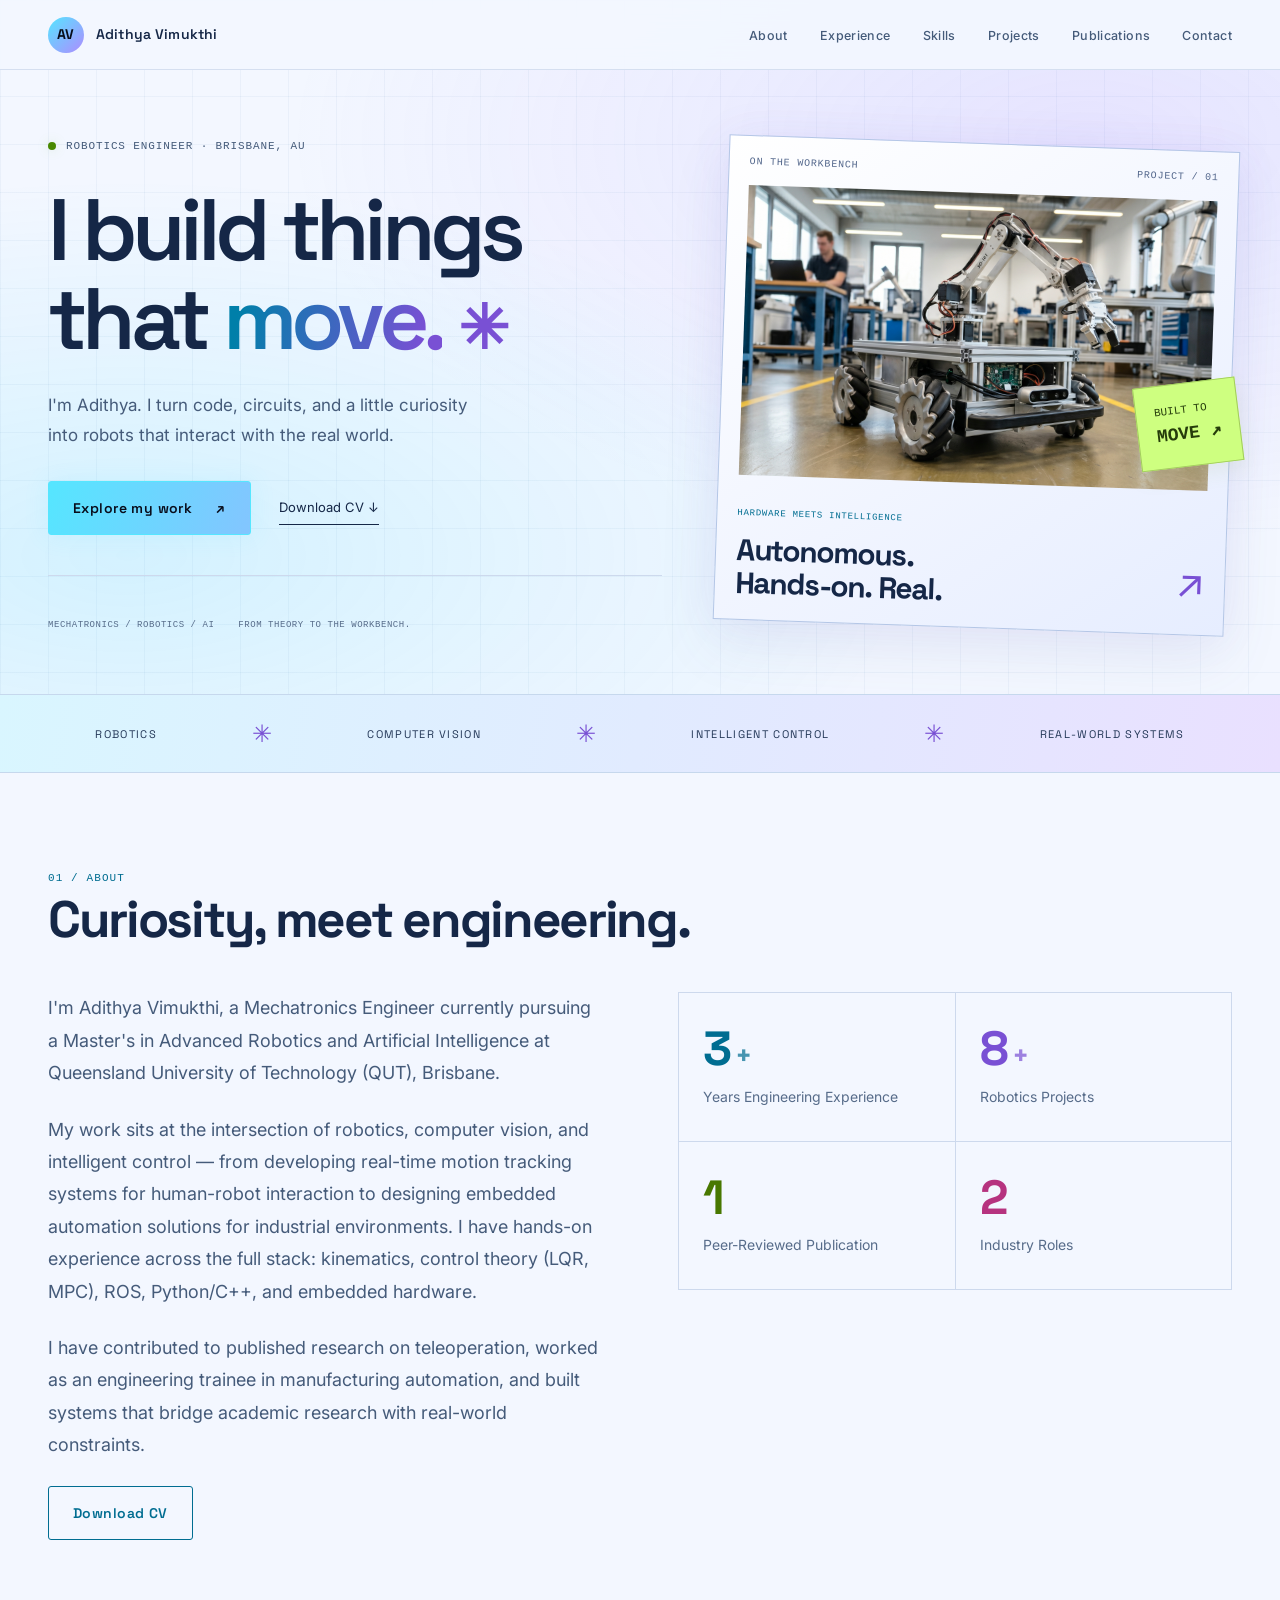
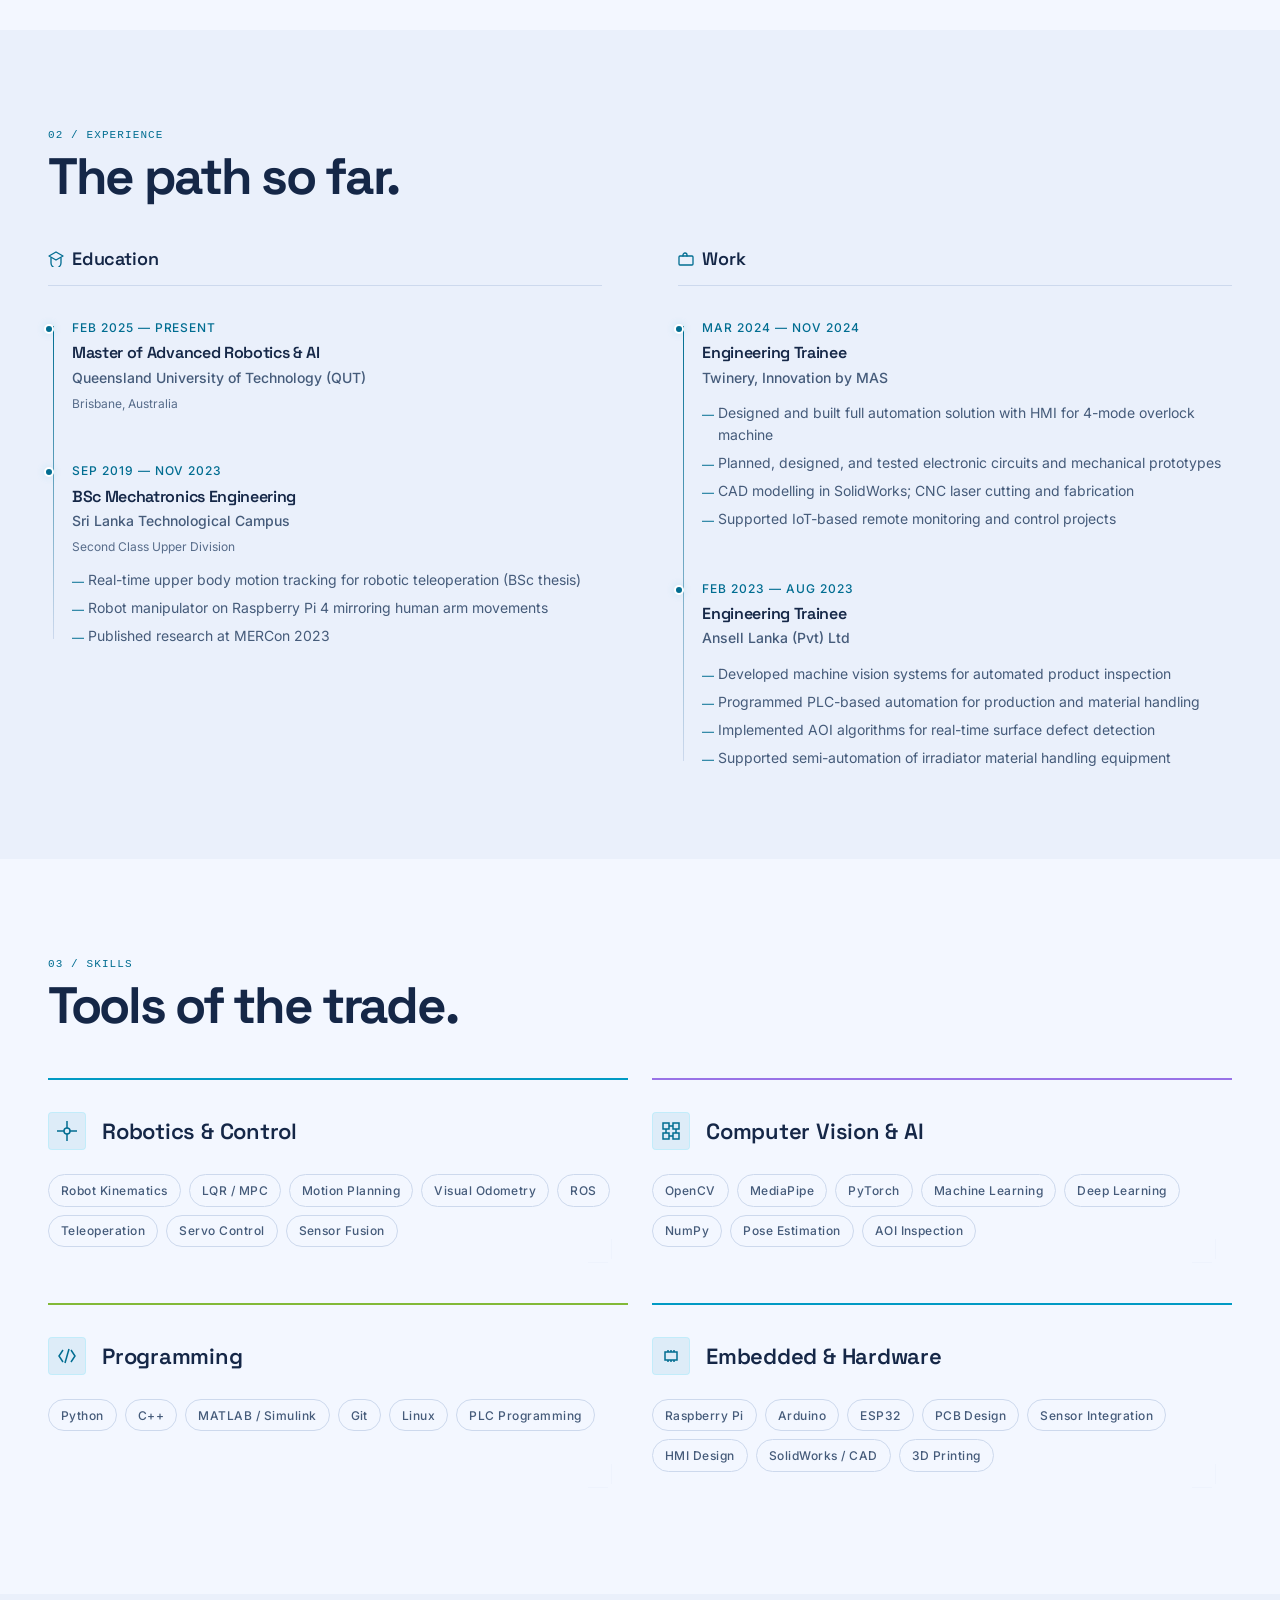
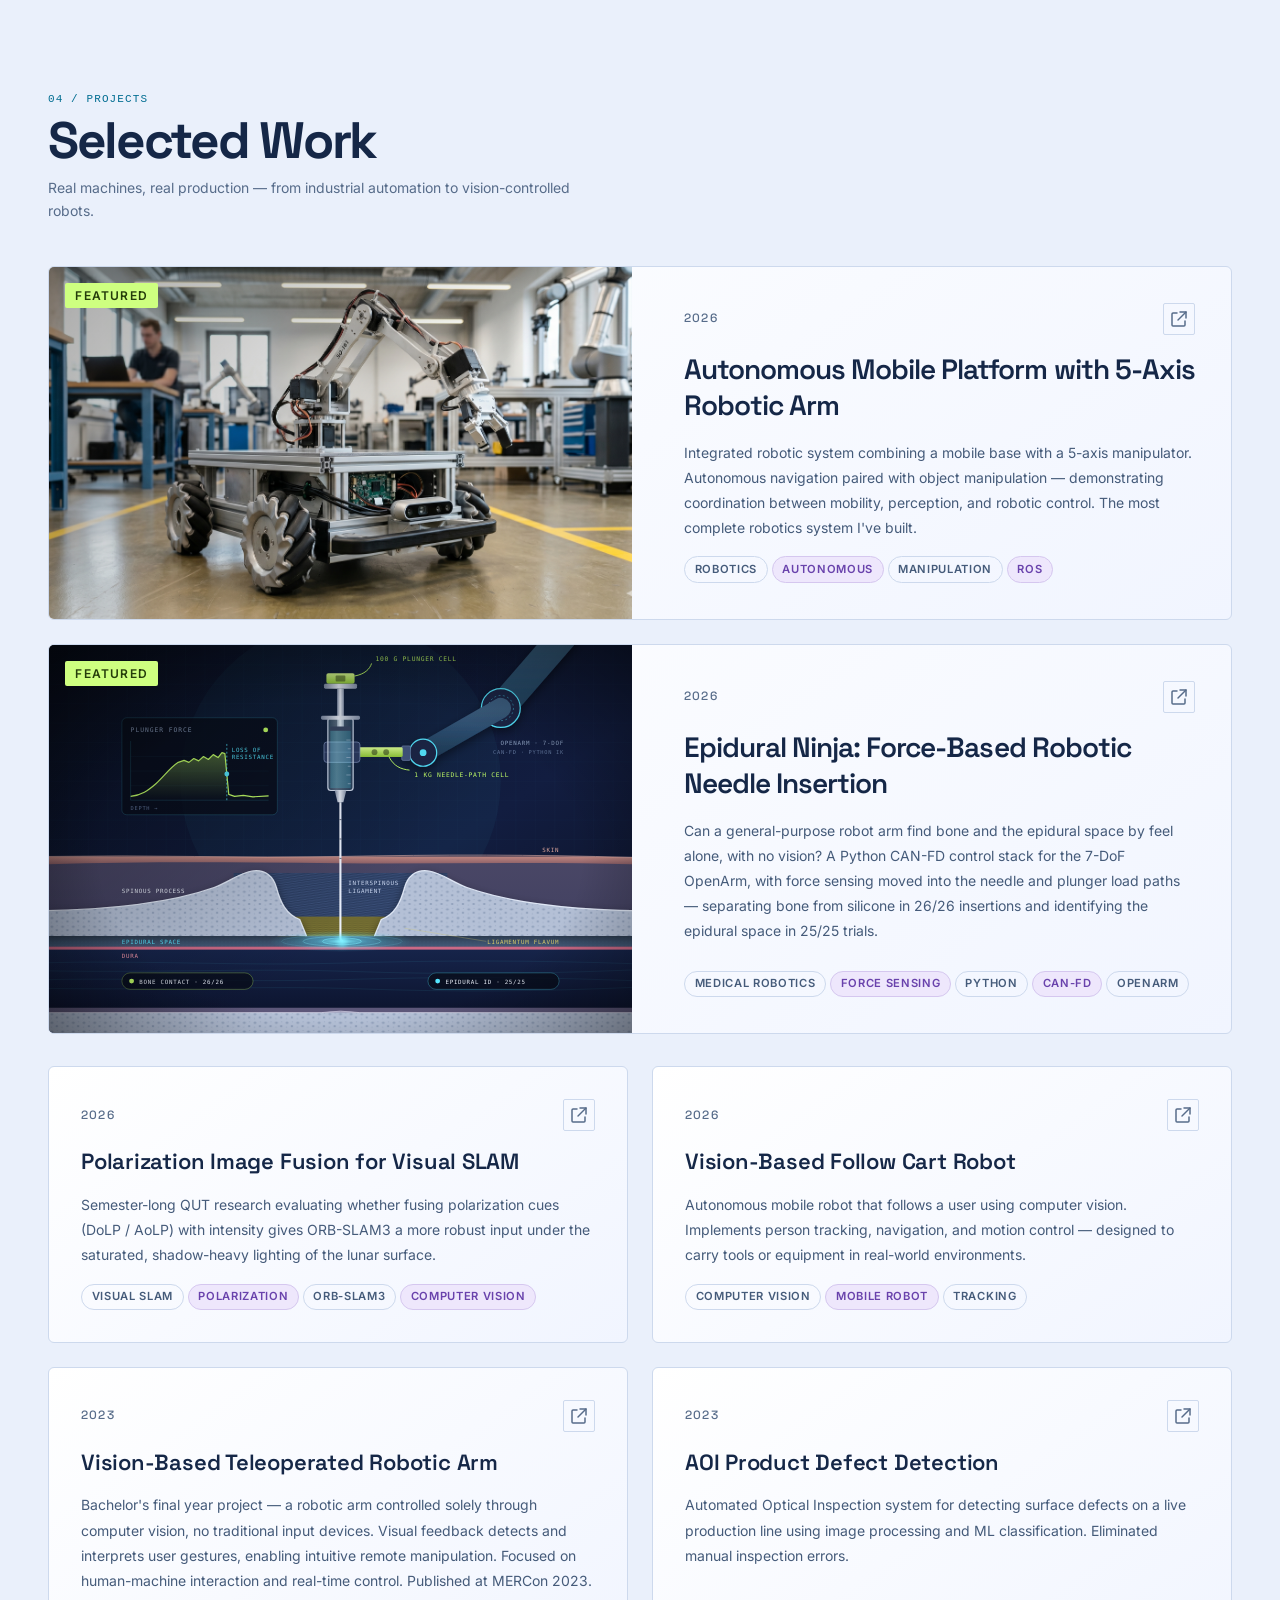
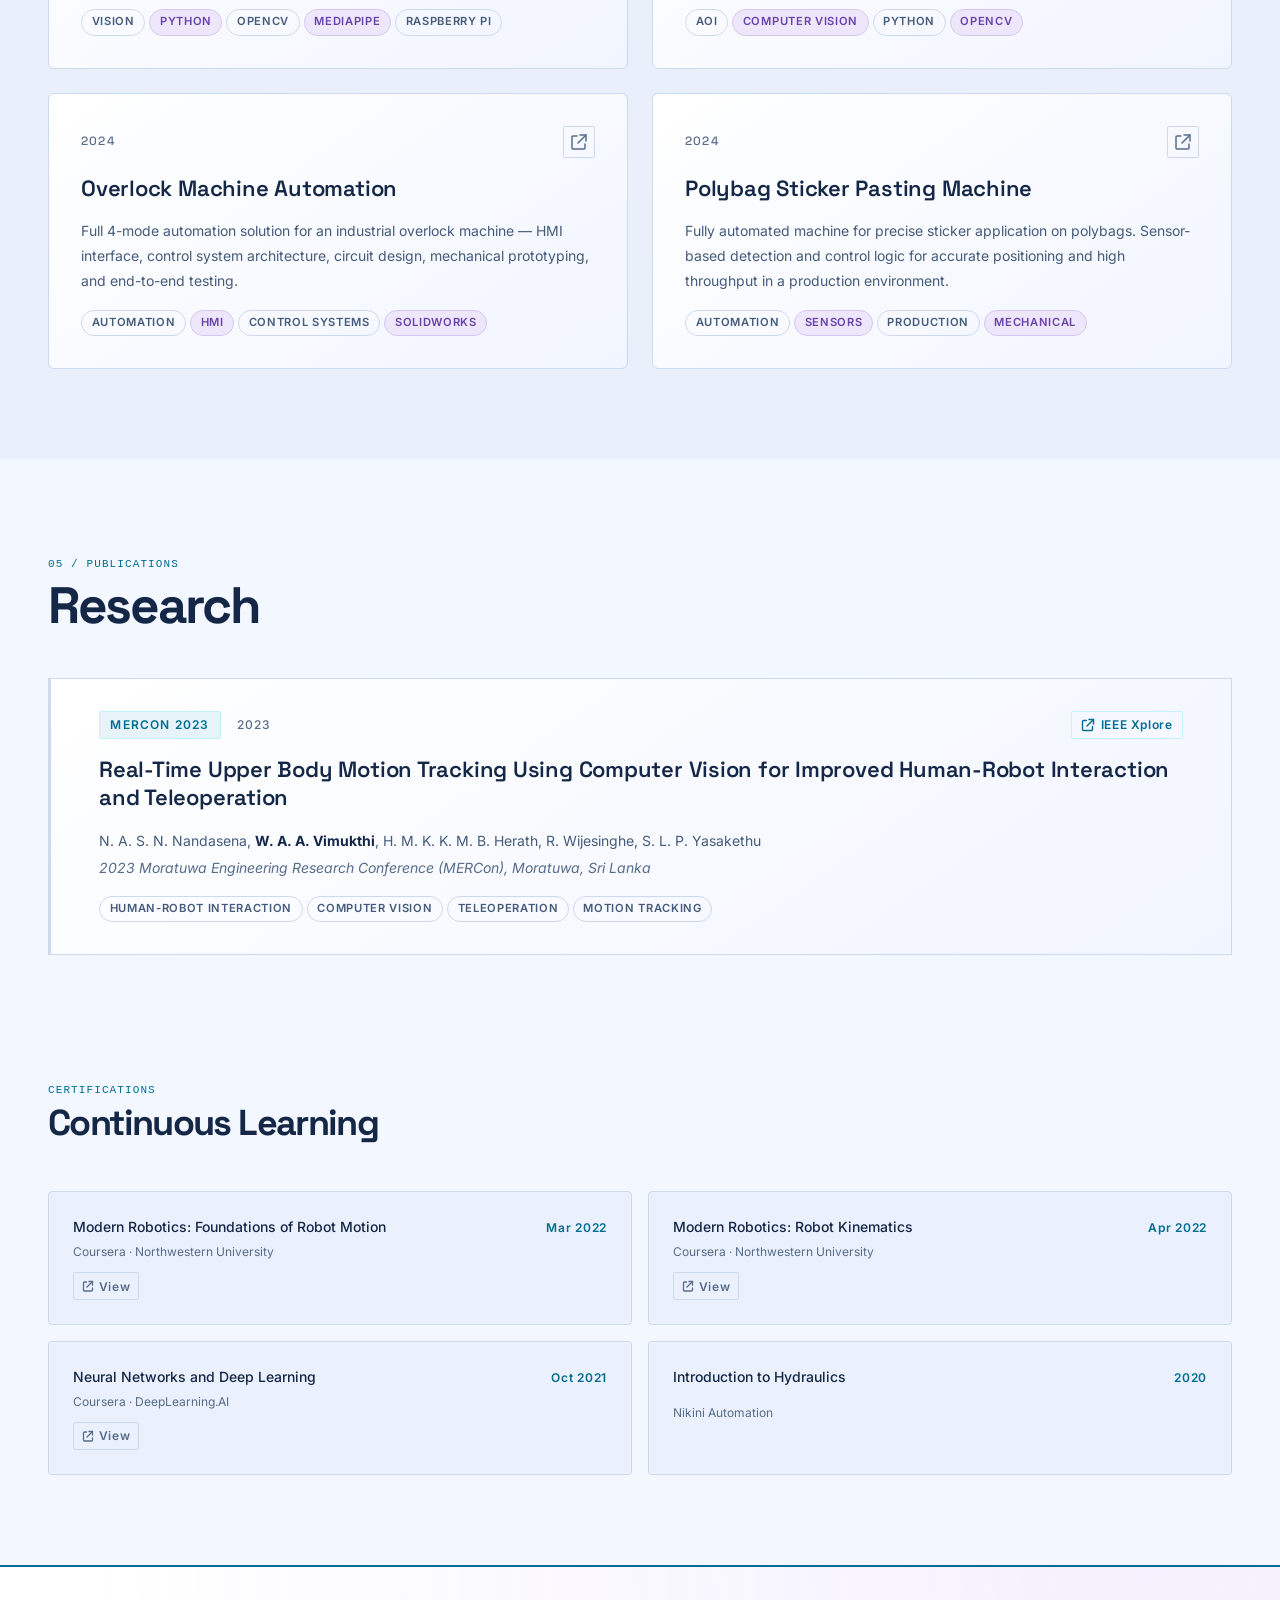
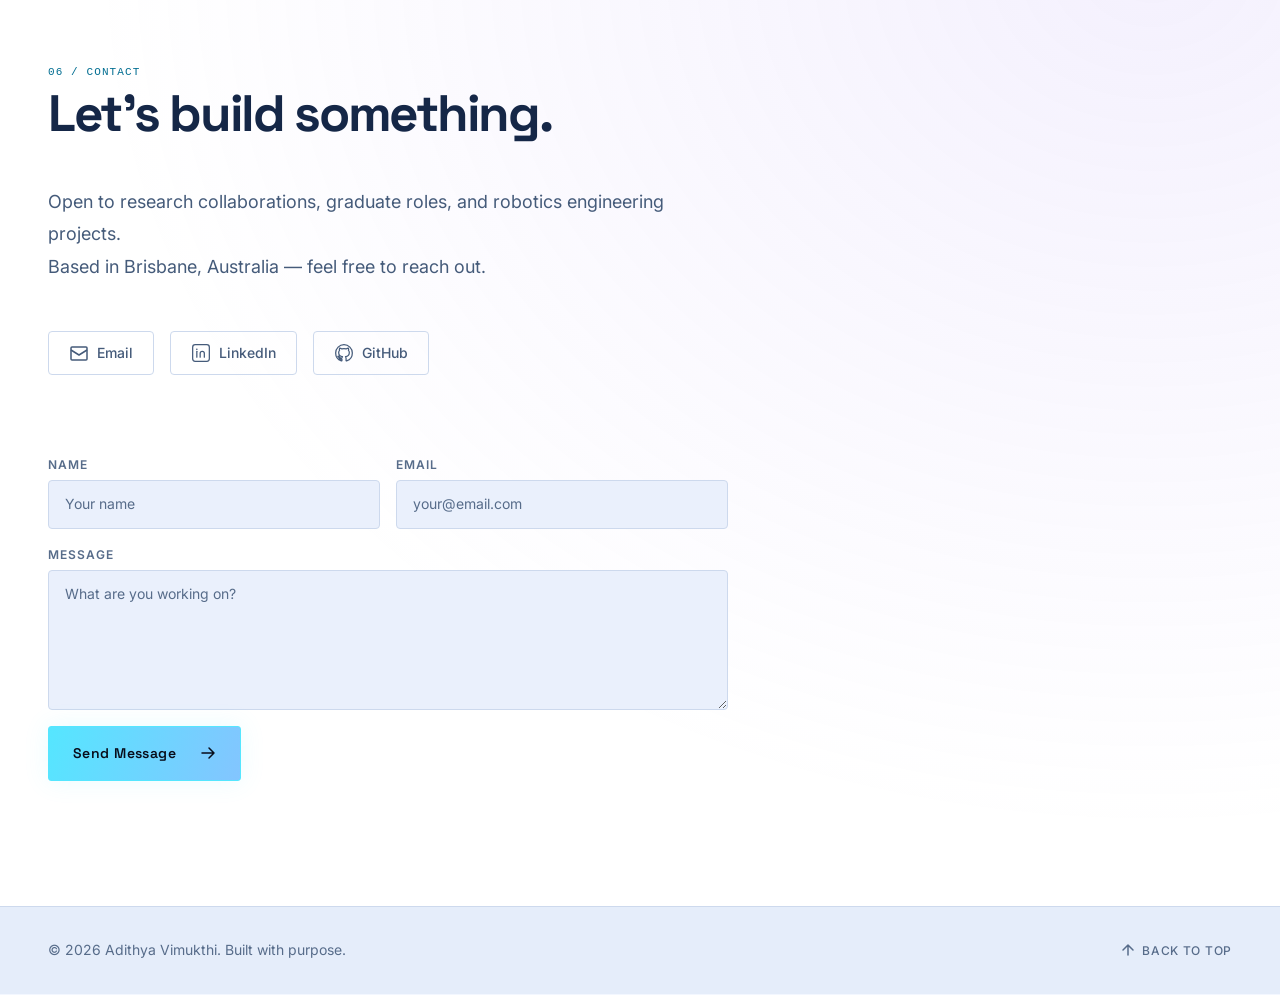
<file: index.html>
<!DOCTYPE html>
<html lang="en">

<head>
  <meta charset="UTF-8" />
  <meta name="viewport" content="width=device-width, initial-scale=1.0" />
  <title>Adithya Vimukthi — Robotics & AI Engineer</title>
  <meta name="description"
    content="Adithya Vimukthi — Mechatronics Engineer and Master's student in Advanced Robotics & AI at QUT. Specialising in robot control, computer vision, and intelligent automation." />

  <link rel="preconnect" href="https://fonts.googleapis.com" />
  <link rel="preconnect" href="https://fonts.gstatic.com" crossorigin />
  <link
    href="https://fonts.googleapis.com/css2?family=Space+Grotesk:wght@300;400;500;600;700&family=Inter:wght@300;400;500;600&display=swap"
    rel="stylesheet" />

  <link rel="stylesheet" href="style.css" />
</head>

<body>

  <!-- ===================== NAVIGATION ===================== -->
  <nav class="nav" id="navbar" role="navigation" aria-label="Main navigation">
    <div class="nav__inner container">
      <a href="#hero" class="nav__logo" aria-label="Adithya Vimukthi — home">
        <span class="nav__logo-mark">AV</span>
        <span class="nav__logo-name">Adithya Vimukthi</span>
      </a>

      <ul class="nav__links" role="list">
        <li><a href="#about" class="nav__link">About</a></li>
        <li><a href="#experience" class="nav__link">Experience</a></li>
        <li><a href="#skills" class="nav__link">Skills</a></li>
        <li><a href="#projects" class="nav__link">Projects</a></li>
        <li><a href="#publications" class="nav__link">Publications</a></li>
        <li><a href="#contact" class="nav__link">Contact</a></li>
      </ul>

      <button class="nav__hamburger" id="hamburger" aria-label="Toggle navigation menu" aria-expanded="false"
        aria-controls="mobile-menu">
        <span class="nav__hamburger-bar"></span>
        <span class="nav__hamburger-bar"></span>
        <span class="nav__hamburger-bar"></span>
      </button>
    </div>

    <div class="nav__mobile" id="mobile-menu" aria-hidden="true">
      <ul class="nav__mobile-links" role="list">
        <li><a href="#about" class="nav__mobile-link" data-mobile-link>About</a></li>
        <li><a href="#experience" class="nav__mobile-link" data-mobile-link>Experience</a></li>
        <li><a href="#skills" class="nav__mobile-link" data-mobile-link>Skills</a></li>
        <li><a href="#projects" class="nav__mobile-link" data-mobile-link>Projects</a></li>
        <li><a href="#publications" class="nav__mobile-link" data-mobile-link>Publications</a></li>
        <li><a href="#contact" class="nav__mobile-link" data-mobile-link>Contact</a></li>
      </ul>
    </div>
  </nav>

  <!-- ===================== HERO ===================== -->
  <section class="hero" id="hero" aria-label="Introduction">
    <div class="studio-hero container">
      <div class="studio-hero__copy">
        <p class="studio-kicker"><span></span> ROBOTICS ENGINEER · BRISBANE, AU</p>
        <h1>I build things<br>that <em>move.</em><span class="hero-asterisk" aria-hidden="true">✳</span></h1>
        <p class="studio-intro">I'm Adithya. I turn code, circuits, and a little curiosity into robots that interact with the real world.</p>
        <div class="hero__ctas"><a href="#projects" class="btn btn--primary">Explore my work <span aria-hidden="true">↗</span></a><a href="Adithya Resume.pdf" class="studio-cv" download>Download CV ↓</a></div>
        <div class="studio-footnote"><span>MECHATRONICS / ROBOTICS / AI</span><span>FROM THEORY TO THE WORKBENCH.</span></div>
      </div>
      <a class="hero-build" href="autonomous.html" aria-label="Explore my autonomous mobile manipulator project">
        <div class="hero-build__top"><span>ON THE WORKBENCH</span><span>PROJECT / 01</span></div>
        <div class="hero-build__image"><img src="Images/Autonomous_Mobile_Platform_with_5-Axis_Robotic_Arm.png" alt="My autonomous mobile platform with a five-axis robotic arm"><span class="build-stamp">BUILT TO<br><strong>MOVE ↗</strong></span></div>
        <div class="hero-build__caption"><div><span>HARDWARE MEETS INTELLIGENCE</span><h2>Autonomous.<br>Hands-on. Real.</h2></div><span class="build-arrow" aria-hidden="true">↗</span></div>
      </a>
    </div>
  </section>
  <div class="discipline-strip" aria-label="Engineering specialties"><span>ROBOTICS</span><i>✳</i><span>COMPUTER VISION</span><i>✳</i><span>INTELLIGENT CONTROL</span><i>✳</i><span>REAL-WORLD SYSTEMS</span></div>

  <!-- ===================== ABOUT ===================== -->
  <section class="about section" id="about" aria-label="About Adithya Vimukthi">
    <div class="container">
      <div class="section__header reveal">
        <span class="section__label">01 / About</span>
        <h2 class="section__title">Curiosity, meet engineering.</h2>
      </div>

      <div class="about__grid">
        <div class="about__bio reveal">
          <p>
            I'm Adithya Vimukthi, a Mechatronics Engineer currently pursuing a Master's in Advanced
            Robotics and Artificial Intelligence at Queensland University of Technology (QUT), Brisbane.
          </p>
          <p>
            My work sits at the intersection of robotics, computer vision, and intelligent control — from
            developing real-time motion tracking systems for human-robot interaction to designing embedded
            automation solutions for industrial environments. I have hands-on experience across the full
            stack: kinematics, control theory (LQR, MPC), ROS, Python/C++, and embedded hardware.
          </p>
          <p>
            I have contributed to published research on teleoperation, worked as an engineering trainee
            in manufacturing automation, and built systems that bridge academic research with real-world
            constraints.
          </p>
          <a href="Adithya Resume.pdf" class="btn btn--outline" style="margin-top:1.5rem;" download>Download CV</a>
        </div>

        <div class="about__stats reveal">
          <div class="stat-card">
            <span class="stat-card__number" data-count="3">3</span>
            <span class="stat-card__unit">+</span>
            <p class="stat-card__label">Years Engineering Experience</p>
          </div>
          <div class="stat-card">
            <span class="stat-card__number" data-count="8">8</span>
            <span class="stat-card__unit">+</span>
            <p class="stat-card__label">Robotics Projects</p>
          </div>
          <div class="stat-card">
            <span class="stat-card__number" data-count="1">1</span>
            <span class="stat-card__unit"></span>
            <p class="stat-card__label">Peer-Reviewed Publication</p>
          </div>
          <div class="stat-card">
            <span class="stat-card__number" data-count="2">2</span>
            <span class="stat-card__unit"></span>
            <p class="stat-card__label">Industry Roles</p>
          </div>
        </div>
      </div>
    </div>
  </section>

  <!-- ===================== EXPERIENCE ===================== -->
  <section class="experience section section--alt" id="experience" aria-label="Experience and Education">
    <div class="container">
      <div class="section__header reveal">
        <span class="section__label">02 / Experience</span>
        <h2 class="section__title">The path so far.</h2>
      </div>

      <div class="experience__columns">

        <!-- Education -->
        <div class="exp-column reveal">
          <h3 class="exp-column__title">
            <svg width="16" height="16" viewBox="0 0 16 16" fill="none" aria-hidden="true">
              <path d="M8 1L1 5l7 4 7-4-7-4z" stroke="var(--accent)" stroke-width="1.3" stroke-linejoin="round" />
              <path d="M3 7v5a5 5 0 0010 0V7" stroke="var(--accent)" stroke-width="1.3" stroke-linecap="round" />
            </svg>
            Education
          </h3>
          <div class="exp-timeline">

            <div class="exp-item">
              <div class="exp-item__dot"></div>
              <div class="exp-item__content">
                <span class="exp-item__date">Feb 2025 — Present</span>
                <h4 class="exp-item__role">Master of Advanced Robotics &amp; AI</h4>
                <p class="exp-item__org">Queensland University of Technology (QUT)</p>
                <p class="exp-item__location">Brisbane, Australia</p>
              </div>
            </div>

            <div class="exp-item">
              <div class="exp-item__dot"></div>
              <div class="exp-item__content">
                <span class="exp-item__date">Sep 2019 — Nov 2023</span>
                <h4 class="exp-item__role">BSc Mechatronics Engineering</h4>
                <p class="exp-item__org">Sri Lanka Technological Campus</p>
                <p class="exp-item__location">Second Class Upper Division</p>
                <ul class="exp-item__bullets">
                  <li>Real-time upper body motion tracking for robotic teleoperation (BSc thesis)</li>
                  <li>Robot manipulator on Raspberry Pi 4 mirroring human arm movements</li>
                  <li>Published research at MERCon 2023</li>
                </ul>
              </div>
            </div>

          </div>
        </div>

        <!-- Work -->
        <div class="exp-column reveal">
          <h3 class="exp-column__title">
            <svg width="16" height="16" viewBox="0 0 16 16" fill="none" aria-hidden="true">
              <rect x="1" y="5" width="14" height="9" rx="1" stroke="var(--accent)" stroke-width="1.3" />
              <path d="M5 5V4a2 2 0 014 0v1" stroke="var(--accent)" stroke-width="1.3" stroke-linecap="round" />
            </svg>
            Work
          </h3>
          <div class="exp-timeline">

            <div class="exp-item">
              <div class="exp-item__dot"></div>
              <div class="exp-item__content">
                <span class="exp-item__date">Mar 2024 — Nov 2024</span>
                <h4 class="exp-item__role">Engineering Trainee</h4>
                <p class="exp-item__org">Twinery, Innovation by MAS</p>
                <ul class="exp-item__bullets">
                  <li>Designed and built full automation solution with HMI for 4-mode overlock machine</li>
                  <li>Planned, designed, and tested electronic circuits and mechanical prototypes</li>
                  <li>CAD modelling in SolidWorks; CNC laser cutting and fabrication</li>
                  <li>Supported IoT-based remote monitoring and control projects</li>
                </ul>
              </div>
            </div>

            <div class="exp-item">
              <div class="exp-item__dot"></div>
              <div class="exp-item__content">
                <span class="exp-item__date">Feb 2023 — Aug 2023</span>
                <h4 class="exp-item__role">Engineering Trainee</h4>
                <p class="exp-item__org">Ansell Lanka (Pvt) Ltd</p>
                <ul class="exp-item__bullets">
                  <li>Developed machine vision systems for automated product inspection</li>
                  <li>Programmed PLC-based automation for production and material handling</li>
                  <li>Implemented AOI algorithms for real-time surface defect detection</li>
                  <li>Supported semi-automation of irradiator material handling equipment</li>
                </ul>
              </div>
            </div>

          </div>
        </div>

      </div>
    </div>
  </section>

  <!-- ===================== SKILLS ===================== -->
  <section class="skills section" id="skills" aria-label="Skills">
    <div class="container">
      <div class="section__header reveal">
        <span class="section__label">03 / Skills</span>
        <h2 class="section__title">Tools of the trade.</h2>
      </div>

      <div class="skills__grid">

        <!-- Robotics & Control -->
        <div class="skill-category reveal">
          <div class="skill-category__header">
            <span class="skill-category__icon" aria-hidden="true">
              <svg width="20" height="20" viewBox="0 0 20 20" fill="none" aria-hidden="true">
                <circle cx="10" cy="10" r="3" stroke="var(--accent)" stroke-width="1.5" />
                <line x1="10" y1="0" x2="10" y2="7" stroke="var(--accent)" stroke-width="1.5" />
                <line x1="10" y1="13" x2="10" y2="20" stroke="var(--accent)" stroke-width="1.5" />
                <line x1="0" y1="10" x2="7" y2="10" stroke="var(--accent)" stroke-width="1.5" />
                <line x1="13" y1="10" x2="20" y2="10" stroke="var(--accent)" stroke-width="1.5" />
              </svg>
            </span>
            <h3 class="skill-category__title">Robotics &amp; Control</h3>
          </div>
          <ul class="skill-tags" role="list">
            <li class="skill-tag">Robot Kinematics</li>
            <li class="skill-tag">LQR / MPC</li>
            <li class="skill-tag">Motion Planning</li>
            <li class="skill-tag">Visual Odometry</li>
            <li class="skill-tag">ROS</li>
            <li class="skill-tag">Teleoperation</li>
            <li class="skill-tag">Servo Control</li>
            <li class="skill-tag">Sensor Fusion</li>
          </ul>
        </div>

        <!-- Computer Vision & AI -->
        <div class="skill-category reveal">
          <div class="skill-category__header">
            <span class="skill-category__icon" aria-hidden="true">
              <svg width="20" height="20" viewBox="0 0 20 20" fill="none" aria-hidden="true">
                <rect x="2" y="2" width="6" height="6" stroke="var(--accent)" stroke-width="1.5" />
                <rect x="12" y="2" width="6" height="6" stroke="var(--accent)" stroke-width="1.5" />
                <rect x="2" y="12" width="6" height="6" stroke="var(--accent)" stroke-width="1.5" />
                <rect x="12" y="12" width="6" height="6" stroke="var(--accent)" stroke-width="1.5" />
                <line x1="8" y1="5" x2="12" y2="5" stroke="var(--accent)" stroke-width="1.5" />
                <line x1="5" y1="8" x2="5" y2="12" stroke="var(--accent)" stroke-width="1.5" />
                <line x1="15" y1="8" x2="15" y2="12" stroke="var(--accent)" stroke-width="1.5" />
                <line x1="8" y1="15" x2="12" y2="15" stroke="var(--accent)" stroke-width="1.5" />
              </svg>
            </span>
            <h3 class="skill-category__title">Computer Vision &amp; AI</h3>
          </div>
          <ul class="skill-tags" role="list">
            <li class="skill-tag">OpenCV</li>
            <li class="skill-tag">MediaPipe</li>
            <li class="skill-tag">PyTorch</li>
            <li class="skill-tag">Machine Learning</li>
            <li class="skill-tag">Deep Learning</li>
            <li class="skill-tag">NumPy</li>
            <li class="skill-tag">Pose Estimation</li>
            <li class="skill-tag">AOI Inspection</li>
          </ul>
        </div>

        <!-- Programming -->
        <div class="skill-category reveal">
          <div class="skill-category__header">
            <span class="skill-category__icon" aria-hidden="true">
              <svg width="20" height="20" viewBox="0 0 20 20" fill="none" aria-hidden="true">
                <polyline points="6,4 2,10 6,16" stroke="var(--accent)" stroke-width="1.5" fill="none" />
                <polyline points="14,4 18,10 14,16" stroke="var(--accent)" stroke-width="1.5" fill="none" />
                <line x1="12" y1="3" x2="8" y2="17" stroke="var(--accent)" stroke-width="1.5" />
              </svg>
            </span>
            <h3 class="skill-category__title">Programming</h3>
          </div>
          <ul class="skill-tags" role="list">
            <li class="skill-tag">Python</li>
            <li class="skill-tag">C++</li>
            <li class="skill-tag">MATLAB / Simulink</li>
            <li class="skill-tag">Git</li>
            <li class="skill-tag">Linux</li>
            <li class="skill-tag">PLC Programming</li>
          </ul>
        </div>

        <!-- Embedded & Hardware -->
        <div class="skill-category reveal">
          <div class="skill-category__header">
            <span class="skill-category__icon" aria-hidden="true">
              <svg width="20" height="20" viewBox="0 0 20 20" fill="none" aria-hidden="true">
                <rect x="4" y="6" width="12" height="8" stroke="var(--accent)" stroke-width="1.5" />
                <line x1="7" y1="6" x2="7" y2="4" stroke="var(--accent)" stroke-width="1.5" />
                <line x1="10" y1="6" x2="10" y2="4" stroke="var(--accent)" stroke-width="1.5" />
                <line x1="13" y1="6" x2="13" y2="4" stroke="var(--accent)" stroke-width="1.5" />
                <line x1="7" y1="14" x2="7" y2="16" stroke="var(--accent)" stroke-width="1.5" />
                <line x1="10" y1="14" x2="10" y2="16" stroke="var(--accent)" stroke-width="1.5" />
                <line x1="13" y1="14" x2="13" y2="16" stroke="var(--accent)" stroke-width="1.5" />
              </svg>
            </span>
            <h3 class="skill-category__title">Embedded &amp; Hardware</h3>
          </div>
          <ul class="skill-tags" role="list">
            <li class="skill-tag">Raspberry Pi</li>
            <li class="skill-tag">Arduino</li>
            <li class="skill-tag">ESP32</li>
            <li class="skill-tag">PCB Design</li>
            <li class="skill-tag">Sensor Integration</li>
            <li class="skill-tag">HMI Design</li>
            <li class="skill-tag">SolidWorks / CAD</li>
            <li class="skill-tag">3D Printing</li>
          </ul>
        </div>

      </div>
    </div>
  </section>

  <!-- ===================== PROJECTS ===================== -->
  <section class="projects section section--alt" id="projects" aria-label="Projects">
    <div class="container">
      <div class="section__header reveal">
        <span class="section__label">04 / Projects</span>
        <h2 class="section__title">Selected Work</h2>
        <p class="section__sub">Real machines, real production — from industrial automation to vision-controlled robots.
        </p>
      </div>

      <!-- Selected work. -->
      <div class="projects__featured">

        <!-- Featured 1 -->
        <article class="project-card project-card--featured reveal" tabindex="0">
          <div class="project-card__image">
            <span class="project-card__badge">Featured</span>
            <img src="Images/Autonomous_Mobile_Platform_with_5-Axis_Robotic_Arm.png"
              alt="Autonomous mobile robot with 5-axis robotic arm in a lab environment" class="project-card__img" />
          </div>
          <div class="project-card__body">
            <div class="project-card__top">
              <span class="project-card__year">2026</span>
              <a href="autonomous.html" class="project-card__link-icon"
                aria-label="View Autonomous Mobile Manipulator details">
                <svg width="18" height="18" viewBox="0 0 18 18" fill="none" aria-hidden="true">
                  <path d="M7 3H3a1 1 0 00-1 1v11a1 1 0 001 1h11a1 1 0 001-1v-4" stroke="currentColor"
                    stroke-width="1.5" stroke-linecap="round" />
                  <path d="M10 2h6v6" stroke="currentColor" stroke-width="1.5" stroke-linecap="round"
                    stroke-linejoin="round" />
                  <line x1="16" y1="2" x2="8" y2="10" stroke="currentColor" stroke-width="1.5" stroke-linecap="round" />
                </svg>
              </a>
            </div>
            <h3 class="project-card__title"><a href="autonomous.html"
                style="color:inherit;text-decoration:none;">Autonomous Mobile Platform with 5-Axis Robotic Arm</a></h3>
            <p class="project-card__desc">
              Integrated robotic system combining a mobile base with a 5-axis manipulator. Autonomous navigation paired
              with object manipulation — demonstrating coordination between mobility, perception, and robotic control.
              The most complete robotics system I've built.
            </p>
            <ul class="project-card__tags" role="list" aria-label="Technologies used">
              <li>Robotics</li>
              <li>Autonomous</li>
              <li>Manipulation</li>
              <li>ROS</li>
            </ul>
          </div>
        </article>

        <!-- Featured 2 -->
        <article class="project-card project-card--featured reveal" tabindex="0">
          <div class="project-card__image">
            <span class="project-card__badge">Featured</span>
            <img src="Images/Epidural_Ninja.svg"
              alt="Schematic of a robot-held syringe with in-line load cells, needle tip in the epidural space"
              class="project-card__img" />
          </div>
          <div class="project-card__body">
            <div class="project-card__top">
              <span class="project-card__year">2026</span>
              <a href="epidural.html" class="project-card__link-icon" aria-label="View Epidural Ninja project details">
                <svg width="18" height="18" viewBox="0 0 18 18" fill="none" aria-hidden="true">
                  <path d="M7 3H3a1 1 0 00-1 1v11a1 1 0 001 1h11a1 1 0 001-1v-4" stroke="currentColor"
                    stroke-width="1.5" stroke-linecap="round" />
                  <path d="M10 2h6v6" stroke="currentColor" stroke-width="1.5" stroke-linecap="round"
                    stroke-linejoin="round" />
                  <line x1="16" y1="2" x2="8" y2="10" stroke="currentColor" stroke-width="1.5" stroke-linecap="round" />
                </svg>
              </a>
            </div>
            <h3 class="project-card__title"><a href="epidural.html"
                style="color:inherit;text-decoration:none;">Epidural Ninja: Force-Based Robotic Needle Insertion</a></h3>
            <p class="project-card__desc">
              Can a general-purpose robot arm find bone and the epidural space by feel alone, with no vision? A Python
              CAN-FD control stack for the 7-DoF OpenArm, with force sensing moved into the needle and plunger load
              paths — separating bone from silicone in 26/26 insertions and identifying the epidural space in 25/25
              trials.
            </p>
            <ul class="project-card__tags" role="list" aria-label="Technologies used">
              <li>Medical Robotics</li>
              <li>Force Sensing</li>
              <li>Python</li>
              <li>CAN-FD</li>
              <li>OpenArm</li>
            </ul>
          </div>
        </article>

      </div>

      <!-- Regular Projects Grid -->
      <div class="projects__grid projects__grid--4">

        <!-- Project 3 -->
        <article class="project-card reveal" tabindex="0">
          <div class="project-card__top">
            <span class="project-card__year">2026</span>
            <a href="polarization.html" class="project-card__link-icon"
              aria-label="View Polarization Image Fusion project details">
              <svg width="18" height="18" viewBox="0 0 18 18" fill="none" aria-hidden="true">
                <path d="M7 3H3a1 1 0 00-1 1v11a1 1 0 001 1h11a1 1 0 001-1v-4" stroke="currentColor" stroke-width="1.5"
                  stroke-linecap="round" />
                <path d="M10 2h6v6" stroke="currentColor" stroke-width="1.5" stroke-linecap="round"
                  stroke-linejoin="round" />
                <line x1="16" y1="2" x2="8" y2="10" stroke="currentColor" stroke-width="1.5" stroke-linecap="round" />
              </svg>
            </a>
          </div>
          <h3 class="project-card__title"><a href="polarization.html"
              style="color:inherit;text-decoration:none;">Polarization Image Fusion for Visual SLAM</a></h3>
          <p class="project-card__desc">
            Semester-long QUT research evaluating whether fusing polarization cues (DoLP / AoLP) with intensity gives
            ORB-SLAM3 a more robust input under the saturated, shadow-heavy lighting of the lunar surface.
          </p>
          <ul class="project-card__tags" role="list" aria-label="Technologies used">
            <li>Visual SLAM</li>
            <li>Polarization</li>
            <li>ORB-SLAM3</li>
            <li>Computer Vision</li>
          </ul>
        </article>

        <!-- Project 4 -->
        <article class="project-card reveal" tabindex="0">
          <div class="project-card__top">
            <span class="project-card__year">2026</span>
            <a href="followcart.html" class="project-card__link-icon" aria-label="View Follow Cart project details">
              <svg width="18" height="18" viewBox="0 0 18 18" fill="none" aria-hidden="true">
                <path d="M7 3H3a1 1 0 00-1 1v11a1 1 0 001 1h11a1 1 0 001-1v-4" stroke="currentColor" stroke-width="1.5"
                  stroke-linecap="round" />
                <path d="M10 2h6v6" stroke="currentColor" stroke-width="1.5" stroke-linecap="round"
                  stroke-linejoin="round" />
                <line x1="16" y1="2" x2="8" y2="10" stroke="currentColor" stroke-width="1.5" stroke-linecap="round" />
              </svg>
            </a>
          </div>
          <h3 class="project-card__title"><a href="followcart.html"
              style="color:inherit;text-decoration:none;">Vision-Based Follow Cart Robot</a></h3>
          <p class="project-card__desc">
            Autonomous mobile robot that follows a user using computer vision. Implements person tracking, navigation,
            and motion control — designed to carry tools or equipment in real-world environments.
          </p>
          <ul class="project-card__tags" role="list" aria-label="Technologies used">
            <li>Computer Vision</li>
            <li>Mobile Robot</li>
            <li>Tracking</li>
          </ul>
        </article>

        <!-- Project 5 -->
        <article class="project-card reveal" tabindex="0">
          <div class="project-card__top">
            <span class="project-card__year">2023</span>
            <a href="Projects/Real-Time_Upper_Body_Motion_Tracking_Using_Computer_Vision_for_Improved_Human-Robot_Interaction_and_Teleoperation.pdf"
              class="project-card__link-icon" aria-label="Open project paper PDF" target="_blank"
              rel="noopener noreferrer">
              <svg width="18" height="18" viewBox="0 0 18 18" fill="none" aria-hidden="true">
                <path d="M7 3H3a1 1 0 00-1 1v11a1 1 0 001 1h11a1 1 0 001-1v-4" stroke="currentColor" stroke-width="1.5"
                  stroke-linecap="round" />
                <path d="M10 2h6v6" stroke="currentColor" stroke-width="1.5" stroke-linecap="round"
                  stroke-linejoin="round" />
                <line x1="16" y1="2" x2="8" y2="10" stroke="currentColor" stroke-width="1.5" stroke-linecap="round" />
              </svg>
            </a>
          </div>
          <h3 class="project-card__title"><a
              href="Projects/Real-Time_Upper_Body_Motion_Tracking_Using_Computer_Vision_for_Improved_Human-Robot_Interaction_and_Teleoperation.pdf"
              style="color:inherit;text-decoration:none;" target="_blank" rel="noopener noreferrer">Vision-Based
              Teleoperated Robotic Arm</a></h3>
          <p class="project-card__desc">
            Bachelor's final year project — a robotic arm controlled solely through computer vision, no traditional
            input devices. Visual feedback detects and interprets user gestures, enabling intuitive remote
            manipulation. Focused on human-machine interaction and real-time control. Published at MERCon 2023.
          </p>
          <ul class="project-card__tags" role="list" aria-label="Technologies used">
            <li>Vision</li>
            <li>Python</li>
            <li>OpenCV</li>
            <li>MediaPipe</li>
            <li>Raspberry Pi</li>
          </ul>
        </article>

        <!-- Project 6 -->
        <article class="project-card reveal" tabindex="0">
          <div class="project-card__top">
            <span class="project-card__year">2023</span>
            <a href="aoi.html" class="project-card__link-icon" aria-label="View AOI project details">
              <svg width="18" height="18" viewBox="0 0 18 18" fill="none" aria-hidden="true">
                <path d="M7 3H3a1 1 0 00-1 1v11a1 1 0 001 1h11a1 1 0 001-1v-4" stroke="currentColor" stroke-width="1.5"
                  stroke-linecap="round" />
                <path d="M10 2h6v6" stroke="currentColor" stroke-width="1.5" stroke-linecap="round"
                  stroke-linejoin="round" />
                <line x1="16" y1="2" x2="8" y2="10" stroke="currentColor" stroke-width="1.5" stroke-linecap="round" />
              </svg>
            </a>
          </div>
          <h3 class="project-card__title"><a href="aoi.html" style="color:inherit;text-decoration:none;">AOI Product
              Defect Detection</a></h3>
          <p class="project-card__desc">
            Automated Optical Inspection system for detecting surface defects on a live production line using image
            processing and ML classification. Eliminated manual inspection errors.
          </p>
          <ul class="project-card__tags" role="list" aria-label="Technologies used">
            <li>AOI</li>
            <li>Computer Vision</li>
            <li>Python</li>
            <li>OpenCV</li>
          </ul>
        </article>

        <!-- Project 7 -->
        <article class="project-card reveal" tabindex="0">
          <div class="project-card__top">
            <span class="project-card__year">2024</span>
            <a href="overlock.html" class="project-card__link-icon" aria-label="View Overlock project details">
              <svg width="18" height="18" viewBox="0 0 18 18" fill="none" aria-hidden="true">
                <path d="M7 3H3a1 1 0 00-1 1v11a1 1 0 001 1h11a1 1 0 001-1v-4" stroke="currentColor" stroke-width="1.5"
                  stroke-linecap="round" />
                <path d="M10 2h6v6" stroke="currentColor" stroke-width="1.5" stroke-linecap="round"
                  stroke-linejoin="round" />
                <line x1="16" y1="2" x2="8" y2="10" stroke="currentColor" stroke-width="1.5" stroke-linecap="round" />
              </svg>
            </a>
          </div>
          <h3 class="project-card__title"><a href="overlock.html" style="color:inherit;text-decoration:none;">Overlock
              Machine Automation</a></h3>
          <p class="project-card__desc">
            Full 4-mode automation solution for an industrial overlock machine — HMI interface, control system
            architecture, circuit design, mechanical prototyping, and end-to-end testing.
          </p>
          <ul class="project-card__tags" role="list" aria-label="Technologies used">
            <li>Automation</li>
            <li>HMI</li>
            <li>Control Systems</li>
            <li>SolidWorks</li>
          </ul>
        </article>

        <!-- Project 8 -->
        <article class="project-card reveal" tabindex="0">
          <div class="project-card__top">
            <span class="project-card__year">2024</span>
            <a href="polybag.html" class="project-card__link-icon" aria-label="View Polybag Machine project details">
              <svg width="18" height="18" viewBox="0 0 18 18" fill="none" aria-hidden="true">
                <path d="M7 3H3a1 1 0 00-1 1v11a1 1 0 001 1h11a1 1 0 001-1v-4" stroke="currentColor" stroke-width="1.5"
                  stroke-linecap="round" />
                <path d="M10 2h6v6" stroke="currentColor" stroke-width="1.5" stroke-linecap="round"
                  stroke-linejoin="round" />
                <line x1="16" y1="2" x2="8" y2="10" stroke="currentColor" stroke-width="1.5" stroke-linecap="round" />
              </svg>
            </a>
          </div>
          <h3 class="project-card__title"><a href="polybag.html" style="color:inherit;text-decoration:none;">Polybag
              Sticker Pasting Machine</a></h3>
          <p class="project-card__desc">
            Fully automated machine for precise sticker application on polybags. Sensor-based detection and control
            logic for accurate positioning and high throughput in a production environment.
          </p>
          <ul class="project-card__tags" role="list" aria-label="Technologies used">
            <li>Automation</li>
            <li>Sensors</li>
            <li>Production</li>
            <li>Mechanical</li>
          </ul>
        </article>

      </div>
    </div>
  </section>

  <!-- ===================== PUBLICATIONS ===================== -->
  <section class="publications section" id="publications" aria-label="Publications and Certifications">
    <div class="container">

      <div class="section__header reveal">
        <span class="section__label">05 / Publications</span>
        <h2 class="section__title">Research</h2>
      </div>

      <div class="publications__list">
        <article class="pub-card reveal">
          <div class="pub-card__meta">
            <span class="pub-card__venue">MERCon 2023</span>
            <span class="pub-card__year">2023</span>
            <a href="https://ieeexplore.ieee.org/document/10355479" class="pub-card__doi" target="_blank"
              rel="noopener noreferrer" aria-label="View on IEEE Xplore">
              <svg width="14" height="14" viewBox="0 0 14 14" fill="none" aria-hidden="true">
                <path d="M5.5 2.5H2.5a1 1 0 00-1 1v8a1 1 0 001 1h8a1 1 0 001-1v-3" stroke="currentColor"
                  stroke-width="1.4" stroke-linecap="round" />
                <path d="M8 1.5h4.5V6" stroke="currentColor" stroke-width="1.4" stroke-linecap="round"
                  stroke-linejoin="round" />
                <line x1="12.5" y1="1.5" x2="6" y2="8" stroke="currentColor" stroke-width="1.4"
                  stroke-linecap="round" />
              </svg>
              IEEE Xplore
            </a>
          </div>
          <h3 class="pub-card__title">
            Real-Time Upper Body Motion Tracking Using Computer Vision for Improved Human-Robot Interaction and
            Teleoperation
          </h3>
          <p class="pub-card__authors">
            N. A. S. N. Nandasena,&nbsp;<strong>W. A. A. Vimukthi</strong>,&nbsp;H. M. K. K. M. B. Herath,&nbsp;R.
            Wijesinghe,&nbsp;S. L. P. Yasakethu
          </p>
          <p class="pub-card__conf">
            2023 Moratuwa Engineering Research Conference (MERCon), Moratuwa, Sri Lanka
          </p>
          <ul class="pub-card__tags" role="list">
            <li>Human-Robot Interaction</li>
            <li>Computer Vision</li>
            <li>Teleoperation</li>
            <li>Motion Tracking</li>
          </ul>
        </article>
      </div>

      <!-- Certifications -->
      <div class="section__header reveal" style="margin-top:var(--space-4xl);margin-bottom:var(--space-2xl);">
        <span class="section__label">Certifications</span>
        <h3 class="section__title" style="font-size:clamp(var(--fs-xl),3vw,var(--fs-2xl));">Continuous Learning</h3>
      </div>

      <div class="certs__grid reveal">
        <a class="cert-item cert-item--link" href="Images/CERTIFICATIONS/Coursera M8JYN6RPUHB5.pdf" target="_blank"
          rel="noopener noreferrer" aria-label="View certificate: Modern Robotics Foundations of Robot Motion">
          <span class="cert-item__name">Modern Robotics: Foundations of Robot Motion</span>
          <span class="cert-item__org">Coursera · Northwestern University</span>
          <span class="cert-item__date">Mar 2022</span>
          <span class="cert-item__view">
            <svg width="12" height="12" viewBox="0 0 12 12" fill="none" aria-hidden="true">
              <path d="M4.5 2H2.5a1 1 0 00-1 1v7a1 1 0 001 1h7a1 1 0 001-1V8" stroke="currentColor" stroke-width="1.3"
                stroke-linecap="round" />
              <path d="M7 1.5h3.5V5" stroke="currentColor" stroke-width="1.3" stroke-linecap="round"
                stroke-linejoin="round" />
              <line x1="10.5" y1="1.5" x2="5" y2="7" stroke="currentColor" stroke-width="1.3" stroke-linecap="round" />
            </svg>
            View
          </span>
        </a>
        <a class="cert-item cert-item--link" href="Images/CERTIFICATIONS/Coursera KKVHXD5U3BBJ.pdf" target="_blank"
          rel="noopener noreferrer" aria-label="View certificate: Modern Robotics Robot Kinematics">
          <span class="cert-item__name">Modern Robotics: Robot Kinematics</span>
          <span class="cert-item__org">Coursera · Northwestern University</span>
          <span class="cert-item__date">Apr 2022</span>
          <span class="cert-item__view">
            <svg width="12" height="12" viewBox="0 0 12 12" fill="none" aria-hidden="true">
              <path d="M4.5 2H2.5a1 1 0 00-1 1v7a1 1 0 001 1h7a1 1 0 001-1V8" stroke="currentColor" stroke-width="1.3"
                stroke-linecap="round" />
              <path d="M7 1.5h3.5V5" stroke="currentColor" stroke-width="1.3" stroke-linecap="round"
                stroke-linejoin="round" />
              <line x1="10.5" y1="1.5" x2="5" y2="7" stroke="currentColor" stroke-width="1.3" stroke-linecap="round" />
            </svg>
            View
          </span>
        </a>
        <a class="cert-item cert-item--link" href="Images/CERTIFICATIONS/Coursera ZGHAY7DH3KSF.pdf" target="_blank"
          rel="noopener noreferrer" aria-label="View certificate: Neural Networks and Deep Learning">
          <span class="cert-item__name">Neural Networks and Deep Learning</span>
          <span class="cert-item__org">Coursera · DeepLearning.AI</span>
          <span class="cert-item__date">Oct 2021</span>
          <span class="cert-item__view">
            <svg width="12" height="12" viewBox="0 0 12 12" fill="none" aria-hidden="true">
              <path d="M4.5 2H2.5a1 1 0 00-1 1v7a1 1 0 001 1h7a1 1 0 001-1V8" stroke="currentColor" stroke-width="1.3"
                stroke-linecap="round" />
              <path d="M7 1.5h3.5V5" stroke="currentColor" stroke-width="1.3" stroke-linecap="round"
                stroke-linejoin="round" />
              <line x1="10.5" y1="1.5" x2="5" y2="7" stroke="currentColor" stroke-width="1.3" stroke-linecap="round" />
            </svg>
            View
          </span>
        </a>
        <div class="cert-item">
          <span class="cert-item__name">Introduction to Hydraulics</span>
          <span class="cert-item__org">Nikini Automation</span>
          <span class="cert-item__date">2020</span>
        </div>
      </div>

    </div>
  </section>

  <!-- ===================== CONTACT ===================== -->
  <section class="contact section section--alt" id="contact" aria-label="Contact">
    <div class="container">
      <div class="section__header reveal">
        <span class="section__label">06 / Contact</span>
        <h2 class="section__title">Let’s build something.</h2>
      </div>

      <p class="contact__intro reveal">
        Open to research collaborations, graduate roles, and robotics engineering projects.<br class="break-lg" />
        Based in Brisbane, Australia — feel free to reach out.
      </p>

      <div class="contact__socials reveal" aria-label="Social links">
        <a href="mailto:adithyavimukthi23@gmail.com" class="social-link" aria-label="Email Adithya">
          <svg width="20" height="20" viewBox="0 0 20 20" fill="none" aria-hidden="true">
            <rect x="2" y="4" width="16" height="13" rx="1" stroke="currentColor" stroke-width="1.5" />
            <path d="M2 7l8 5 8-5" stroke="currentColor" stroke-width="1.5" stroke-linejoin="round" />
          </svg>
          <span>Email</span>
        </a>
        <a href="https://www.linkedin.com/in/adithya-vimukthi-a99v12w23" class="social-link" aria-label="Adithya on LinkedIn"
          target="_blank" rel="noopener noreferrer">
          <svg width="20" height="20" viewBox="0 0 24 24" fill="none" aria-hidden="true">
            <rect x="2" y="2" width="20" height="20" rx="3" stroke="currentColor" stroke-width="1.5" />
            <path d="M7 10v7" stroke="currentColor" stroke-width="1.5" stroke-linecap="round" />
            <path d="M11 17v-4.5a2.5 2.5 0 015 0V17" stroke="currentColor" stroke-width="1.5" stroke-linecap="round"
              stroke-linejoin="round" />
            <circle cx="7" cy="7.5" r="1" fill="currentColor" />
          </svg>
          <span>LinkedIn</span>
        </a>
        <a href="https://github.com/" class="social-link" aria-label="Adithya on GitHub" target="_blank"
          rel="noopener noreferrer">
          <svg width="20" height="20" viewBox="0 0 24 24" fill="none" aria-hidden="true">
            <path
              d="M12 2C6.477 2 2 6.477 2 12c0 4.418 2.865 8.165 6.839 9.49.5.09.682-.218.682-.484 0-.237-.008-.866-.013-1.7-2.782.604-3.369-1.34-3.369-1.34-.454-1.157-1.11-1.465-1.11-1.465-.908-.62.069-.608.069-.608 1.003.07 1.531 1.03 1.531 1.03.892 1.529 2.341 1.088 2.91.832.092-.647.35-1.088.636-1.339-2.22-.253-4.555-1.11-4.555-4.943 0-1.091.39-1.984 1.03-2.682-.103-.254-.447-1.27.098-2.646 0 0 .84-.269 2.75 1.025A9.564 9.564 0 0112 6.836a9.56 9.56 0 012.504.337c1.909-1.294 2.747-1.025 2.747-1.025.547 1.376.203 2.392.1 2.646.64.698 1.028 1.59 1.028 2.682 0 3.842-2.337 4.687-4.565 4.935.359.308.678.917.678 1.848 0 1.335-.012 2.41-.012 2.737 0 .269.18.579.688.481C19.138 20.16 22 16.416 22 12c0-5.523-4.477-10-10-10z"
              stroke="currentColor" stroke-width="1.5" stroke-linecap="round" stroke-linejoin="round" />
          </svg>
          <span>GitHub</span>
        </a>
      </div>

      <form class="contact-form reveal" id="contactForm" novalidate aria-label="Contact form">
        <div class="contact-form__row">
          <div class="form-group">
            <label for="name" class="form-label">Name</label>
            <input type="text" id="name" name="name" class="form-input" placeholder="Your name" required
              autocomplete="name" />
          </div>
          <div class="form-group">
            <label for="email" class="form-label">Email</label>
            <input type="email" id="email" name="email" class="form-input" placeholder="your@email.com" required
              autocomplete="email" />
          </div>
        </div>
        <div class="form-group">
          <label for="message" class="form-label">Message</label>
          <textarea id="message" name="message" class="form-input form-input--textarea" rows="5"
            placeholder="What are you working on?" required></textarea>
        </div>
        <button type="submit" class="btn btn--primary" id="submitBtn">
          <span class="btn__text">Send Message</span>
          <svg class="btn__icon" width="16" height="16" viewBox="0 0 16 16" fill="none" aria-hidden="true">
            <path d="M2 8h12M9 3l5 5-5 5" stroke="currentColor" stroke-width="1.5" stroke-linecap="round"
              stroke-linejoin="round" />
          </svg>
        </button>
        <p class="form-status" id="formStatus" role="status" aria-live="polite"></p>
      </form>

      <script>
        // ── Google Sheets contact form ──────────────────────────────────────
        // Replace the URL below with your deployed Apps Script web app URL
        const SCRIPT_URL = 'https://script.google.com/macros/s/AKfycbz7fywBV2nmNQlTNO6pMzn4fdpO8f6rSiBCZ3JupQ99Yhq5pXqyO4r2I3k-BqwxT2PDjA/exec';

        document.getElementById('contactForm').addEventListener('submit', async function (e) {
          e.preventDefault();
          const btn = document.getElementById('submitBtn');
          const status = document.getElementById('formStatus');
          const form = e.target;

          if (!form.checkValidity()) {
            form.reportValidity();
            return;
          }

          btn.disabled = true;
          btn.querySelector('.btn__text').textContent = 'Sending…';
          status.textContent = '';
          status.style.color = '';

          const data = new FormData(form);

          try {
            await fetch(SCRIPT_URL, { method: 'POST', body: data, mode: 'no-cors' });
            status.textContent = '✓ Message sent! I\'ll get back to you soon.';
            status.style.color = '#4ade80';
            form.reset();
          } catch {
            status.textContent = '✗ Something went wrong. Please email me directly.';
            status.style.color = '#f87171';
          } finally {
            btn.disabled = false;
            btn.querySelector('.btn__text').textContent = 'Send Message';
          }
        });
      </script>

    </div>
  </section>

  <!-- ===================== FOOTER ===================== -->
  <footer class="footer" role="contentinfo">
    <div class="container">
      <div class="footer__inner">
        <p class="footer__copy">&copy; 2026 Adithya Vimukthi. Built with purpose.</p>
        <a href="#hero" class="footer__back-top" aria-label="Back to top">
          <svg width="16" height="16" viewBox="0 0 16 16" fill="none" aria-hidden="true">
            <path d="M8 13V3M3 8l5-5 5 5" stroke="currentColor" stroke-width="1.5" stroke-linecap="round"
              stroke-linejoin="round" />
          </svg>
          <span>Back to top</span>
        </a>
      </div>
    </div>
  </footer>

  <script src="script.js"></script>
</body>

</html>
</file>
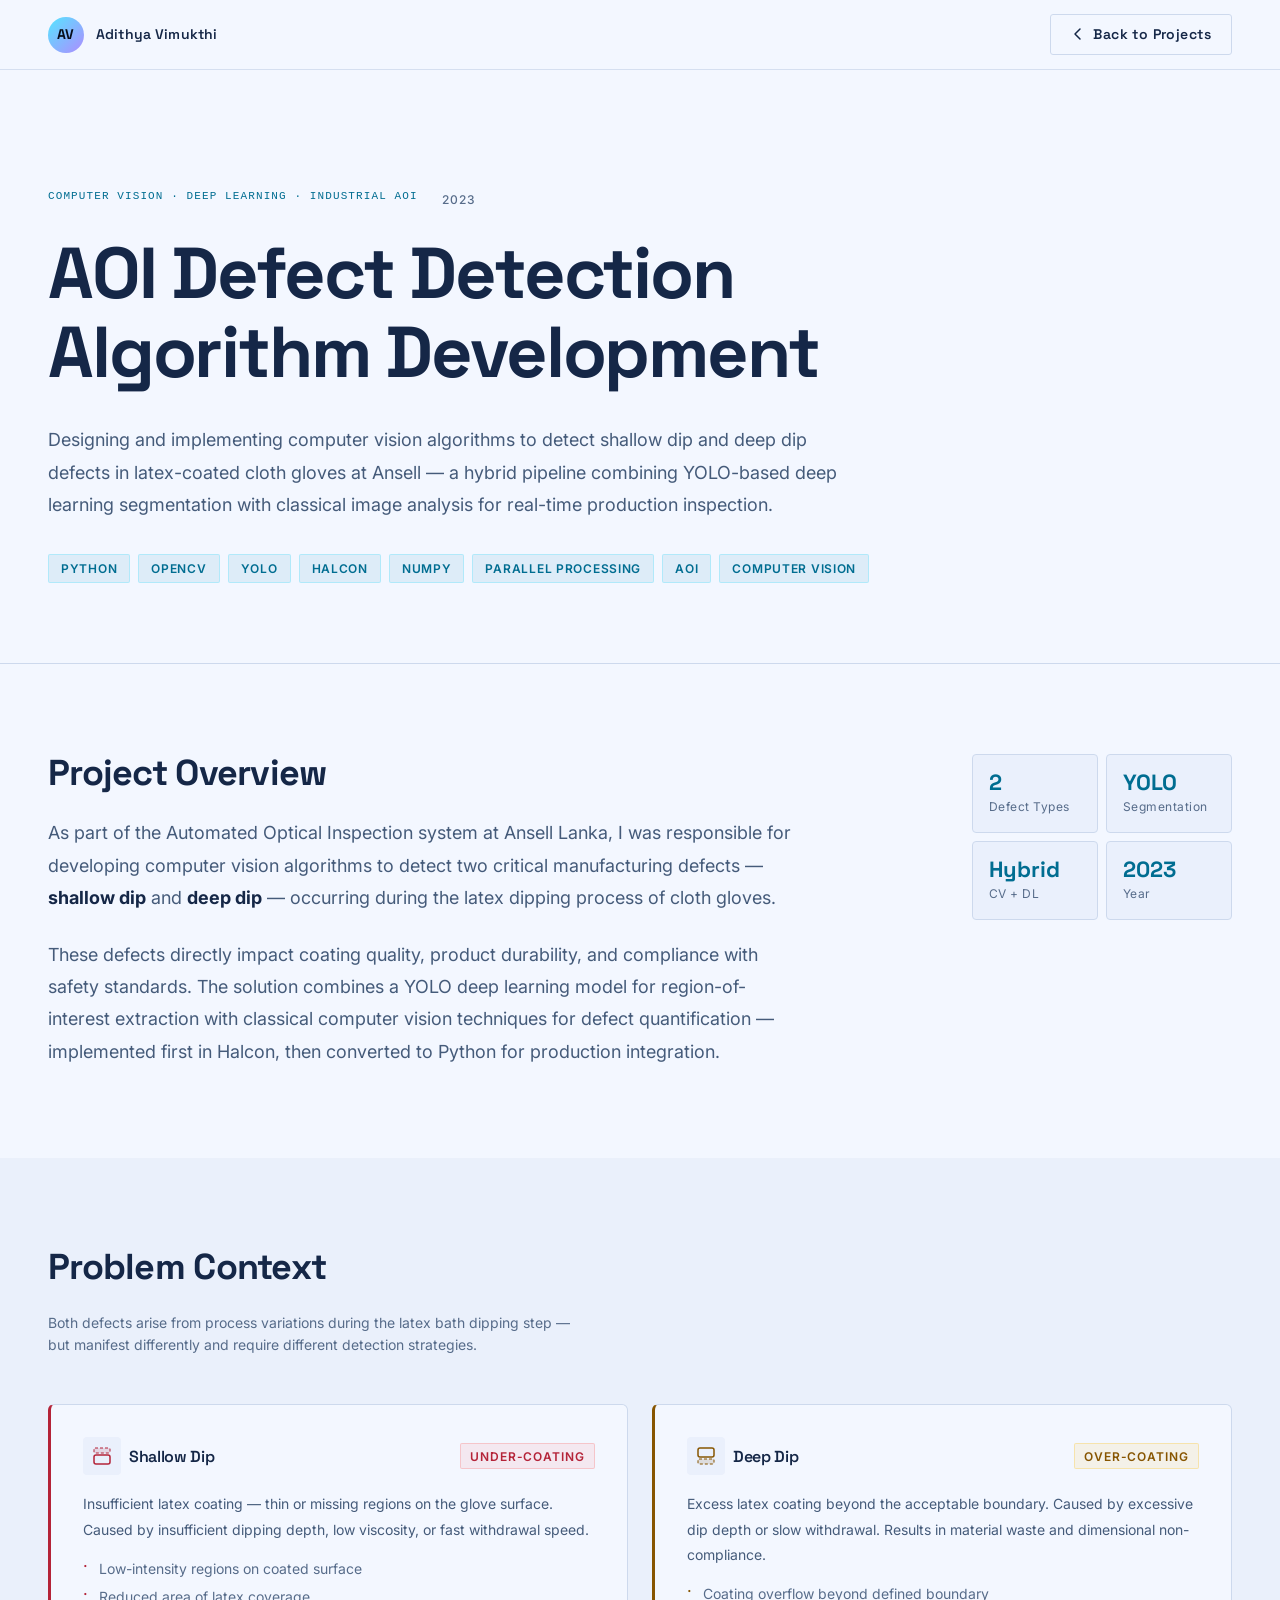
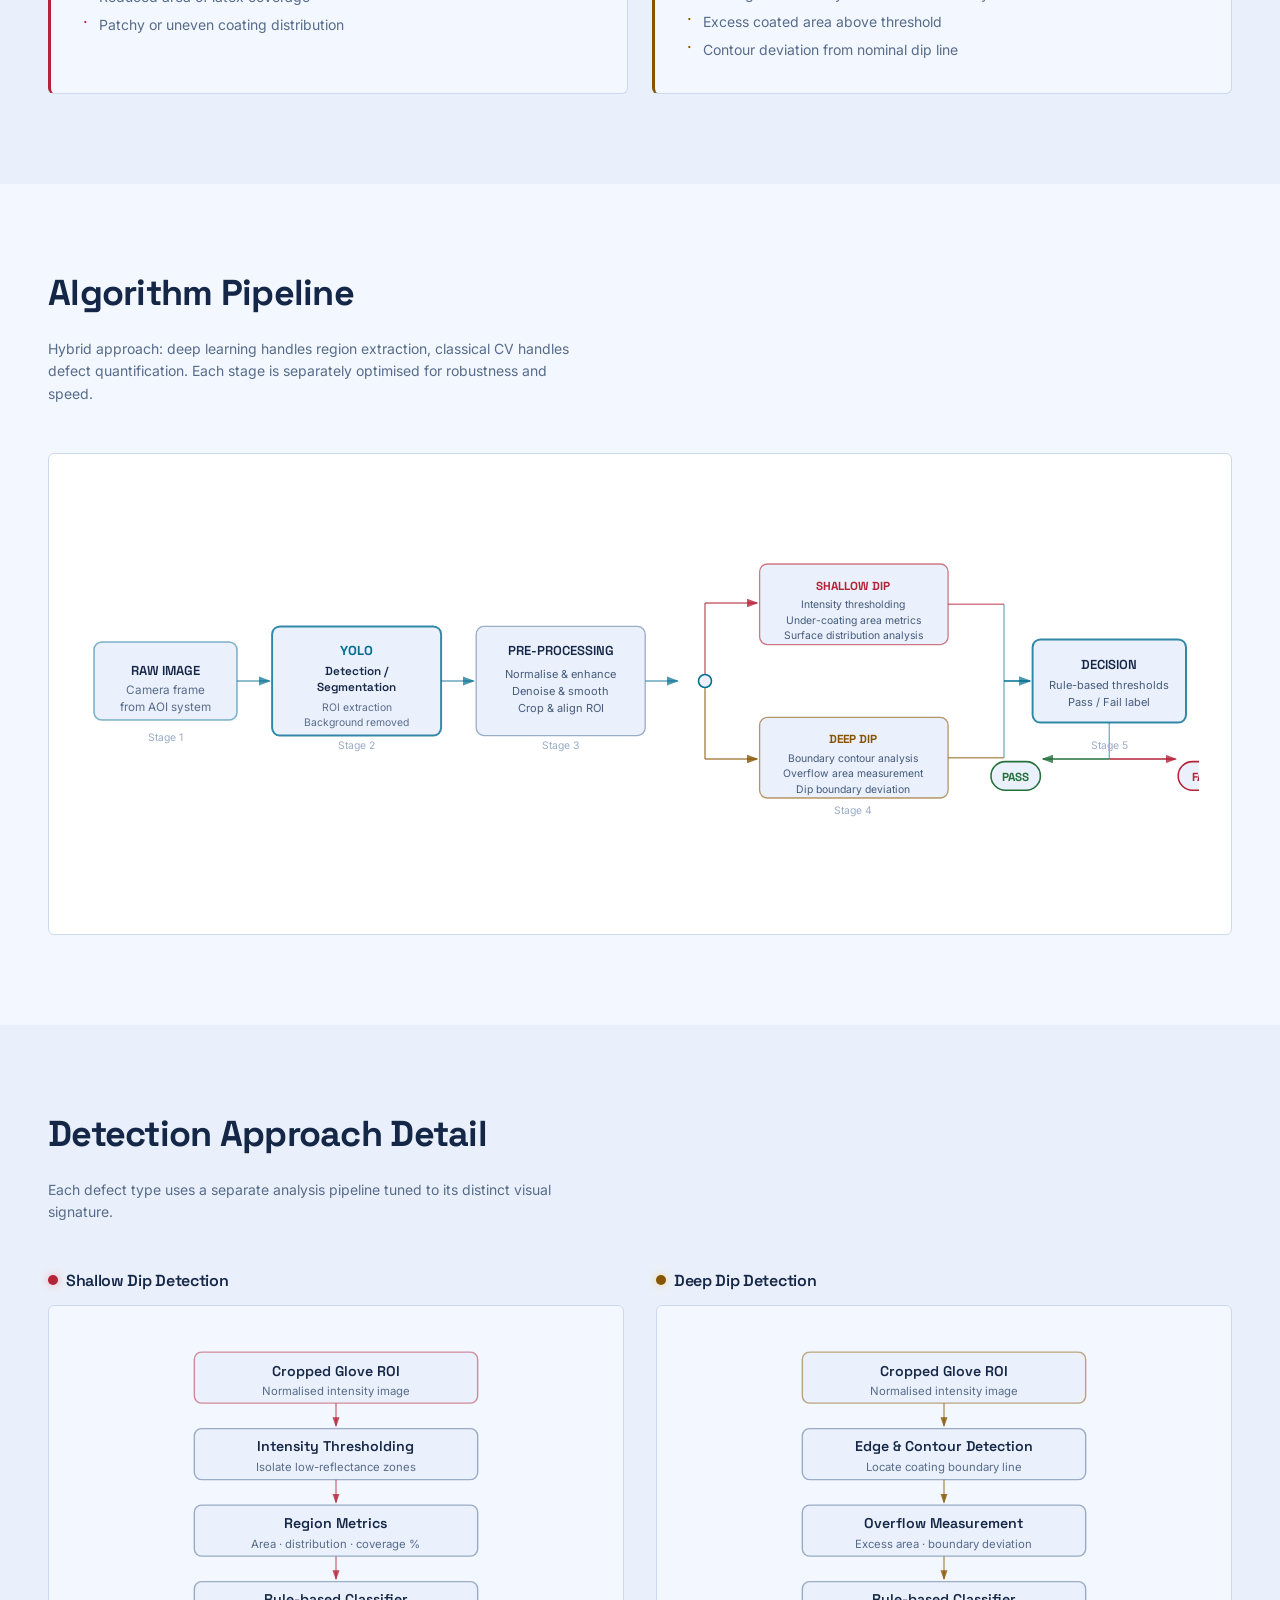
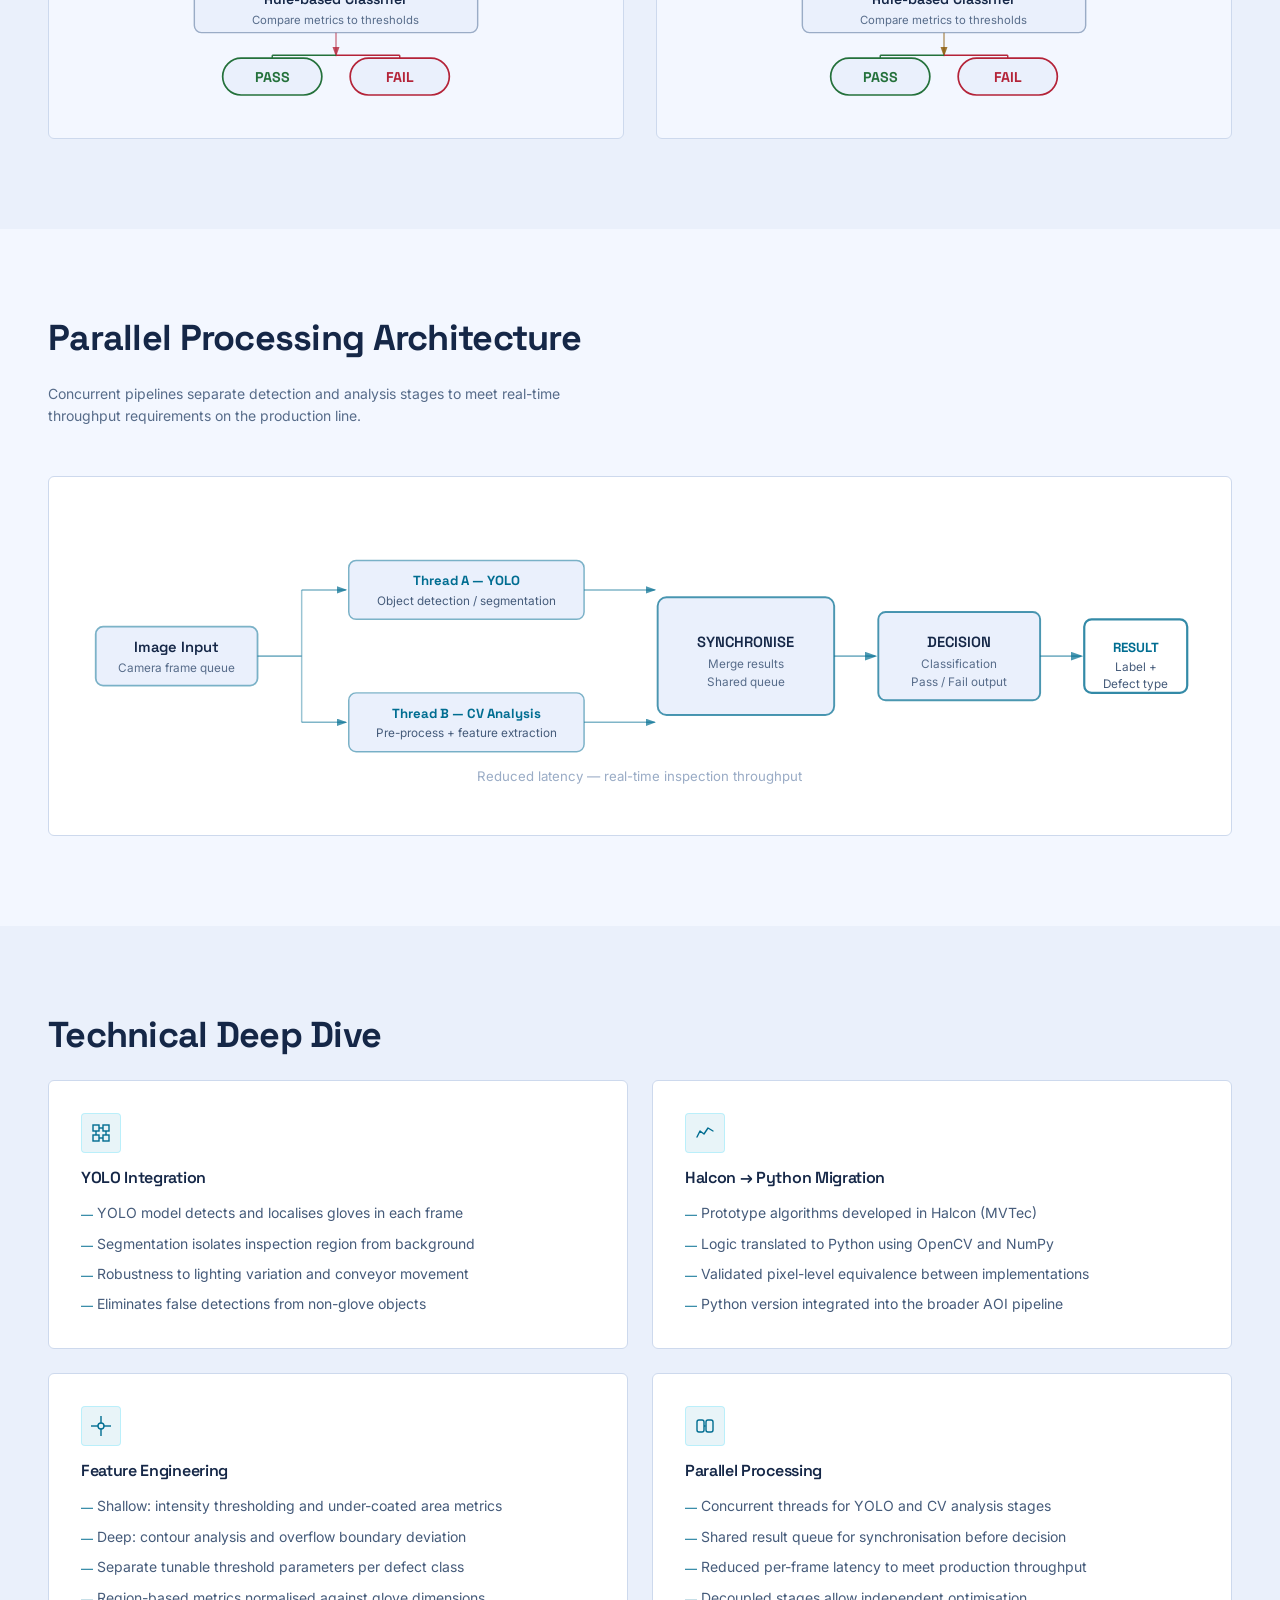
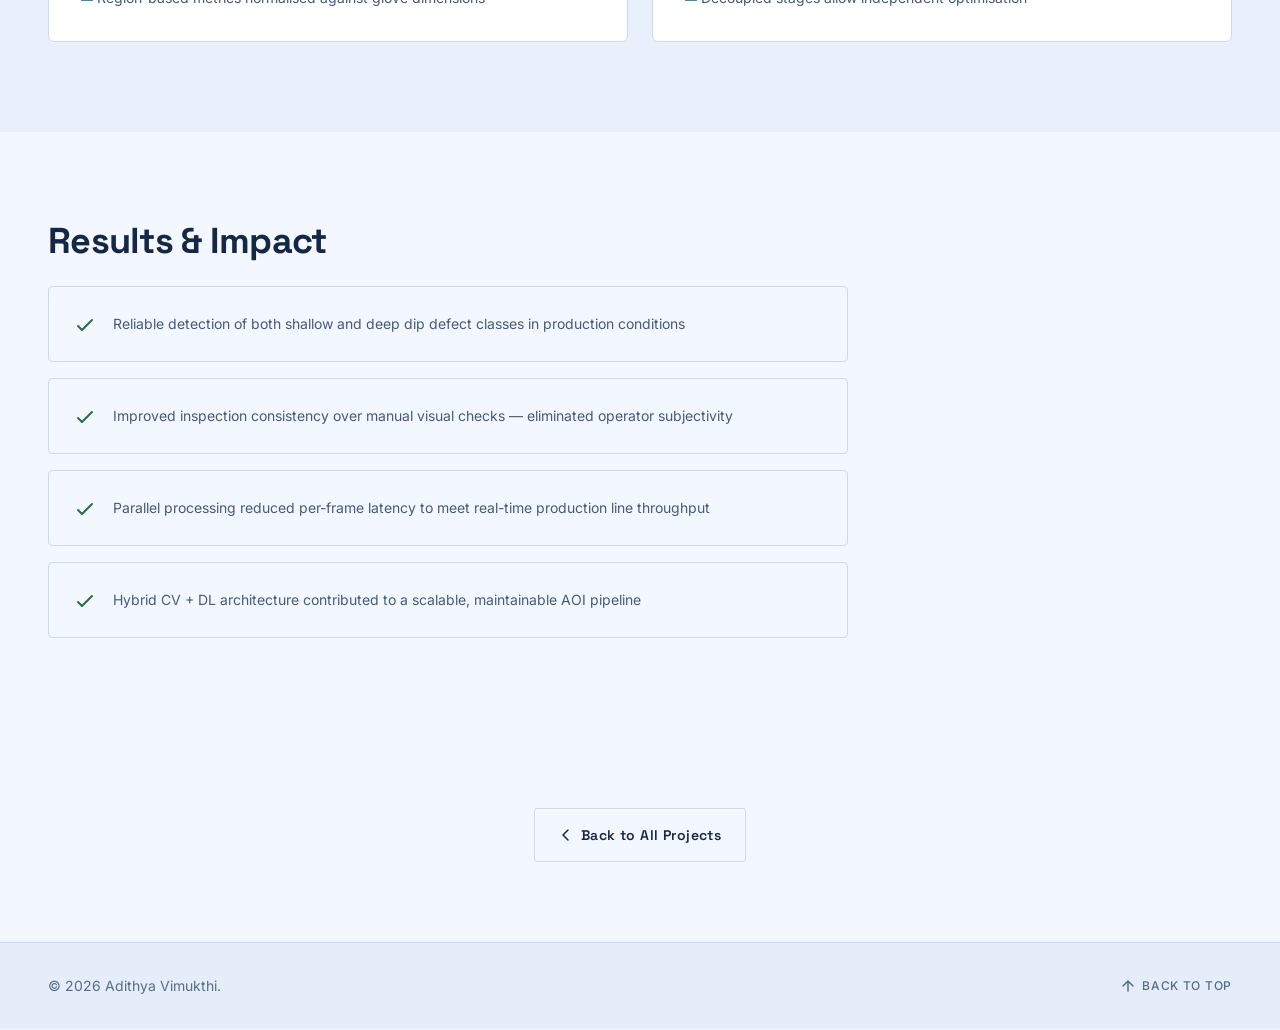
<file: aoi.html>
<!DOCTYPE html>
<html lang="en">
<head>
  <meta charset="UTF-8" />
  <meta name="viewport" content="width=device-width, initial-scale=1.0" />
  <title>AOI Defect Detection — Adithya Vimukthi</title>
  <meta name="description" content="Computer vision algorithm development for shallow dip and deep dip defect detection in latex glove manufacturing — YOLO, Python, Halcon, parallel processing." />

  <link rel="preconnect" href="https://fonts.googleapis.com" />
  <link rel="preconnect" href="https://fonts.gstatic.com" crossorigin />
  <link href="https://fonts.googleapis.com/css2?family=Space+Grotesk:wght@300;400;500;600;700&family=Inter:wght@300;400;500;600&display=swap" rel="stylesheet" />

  <link rel="stylesheet" href="style.css" />
  <link rel="stylesheet" href="project.css" />
  <style>
    /* Inline fallback — ensures layout works even if project.css is missing */
    .defect-cards {
      display: grid;
      grid-template-columns: 1fr 1fr;
      gap: var(--space-lg, 1.5rem);
    }
    .detect-split {
      display: grid;
      grid-template-columns: 1fr 1fr;
      gap: var(--space-xl, 2rem);
    }
    @media (max-width: 768px) {
      .defect-cards,
      .detect-split { grid-template-columns: 1fr; }
    }
  </style>
</head>
<body>

  <!-- NAV -->
  <nav class="nav nav--scrolled" role="navigation" aria-label="Main navigation">
    <div class="nav__inner container">
      <a href="index.html" class="nav__logo" aria-label="Back to portfolio">
        <span class="nav__logo-mark">AV</span>
        <span class="nav__logo-name">Adithya Vimukthi</span>
      </a>
      <a href="index.html#projects" class="btn btn--ghost" style="font-size:var(--fs-sm);padding:0.5rem 1.25rem;">
        <svg width="14" height="14" viewBox="0 0 14 14" fill="none" aria-hidden="true">
          <path d="M9 2L4 7l5 5" stroke="currentColor" stroke-width="1.5" stroke-linecap="round" stroke-linejoin="round"/>
        </svg>
        Back to Projects
      </a>
    </div>
  </nav>

  <main style="padding-top:var(--nav-height);">

    <!-- HERO -->
    <section class="proj-hero">
      <div class="container">
        <div class="proj-hero__meta reveal">
          <span class="section__label">Computer Vision · Deep Learning · Industrial AOI</span>
          <span class="proj-hero__year">2023</span>
        </div>
        <h1 class="proj-hero__title reveal">AOI Defect Detection<br />Algorithm Development</h1>
        <p class="proj-hero__lead reveal">
          Designing and implementing computer vision algorithms to detect shallow dip and deep dip
          defects in latex-coated cloth gloves at Ansell — a hybrid pipeline combining YOLO-based
          deep learning segmentation with classical image analysis for real-time production inspection.
        </p>
        <ul class="proj-hero__tags reveal" role="list">
          <li>Python</li><li>OpenCV</li><li>YOLO</li><li>Halcon</li>
          <li>NumPy</li><li>Parallel Processing</li><li>AOI</li><li>Computer Vision</li>
        </ul>
      </div>
    </section>

    <!-- OVERVIEW -->
    <section class="proj-section section">
      <div class="container proj-grid">
        <div class="proj-content reveal">
          <h2 class="proj-section__title">Project Overview</h2>
          <p>
            As part of the Automated Optical Inspection system at Ansell Lanka, I was responsible
            for developing computer vision algorithms to detect two critical manufacturing defects —
            <strong style="color:var(--text-primary)">shallow dip</strong> and
            <strong style="color:var(--text-primary)">deep dip</strong> — occurring during the
            latex dipping process of cloth gloves.
          </p>
          <p>
            These defects directly impact coating quality, product durability, and compliance with
            safety standards. The solution combines a YOLO deep learning model for region-of-interest
            extraction with classical computer vision techniques for defect quantification —
            implemented first in Halcon, then converted to Python for production integration.
          </p>
        </div>
        <aside class="proj-sidebar reveal">
          <div class="proj-stat-group">
            <div class="proj-stat"><span class="proj-stat__val">2</span><span class="proj-stat__key">Defect Types</span></div>
            <div class="proj-stat"><span class="proj-stat__val">YOLO</span><span class="proj-stat__key">Segmentation</span></div>
            <div class="proj-stat"><span class="proj-stat__val">Hybrid</span><span class="proj-stat__key">CV + DL</span></div>
            <div class="proj-stat"><span class="proj-stat__val">2023</span><span class="proj-stat__key">Year</span></div>
          </div>
        </aside>
      </div>
    </section>

    <!-- DEFECT CONTEXT -->
    <section class="proj-section section section--alt">
      <div class="container">
        <h2 class="proj-section__title reveal">Problem Context</h2>
        <p class="proj-section__sub reveal">
          Both defects arise from process variations during the latex bath dipping step — but manifest differently and require different detection strategies.
        </p>
        <div class="defect-cards reveal">

          <div class="defect-card defect-card--shallow">
            <div class="defect-card__header">
              <span class="defect-card__icon">
                <svg width="22" height="22" viewBox="0 0 22 22" fill="none" aria-hidden="true">
                  <rect x="3" y="10" width="16" height="9" rx="2" stroke="#b42338" stroke-width="1.5"/>
                  <rect x="3" y="3"  width="16" height="5" rx="1" fill="#b42338" fill-opacity="0.12" stroke="#b42338" stroke-width="1" stroke-dasharray="3 2"/>
                </svg>
              </span>
              <h3 class="defect-card__title">Shallow Dip</h3>
              <span class="defect-card__badge defect-card__badge--under">Under-coating</span>
            </div>
            <p>Insufficient latex coating — thin or missing regions on the glove surface. Caused by insufficient dipping depth, low viscosity, or fast withdrawal speed.</p>
            <ul class="defect-card__signals">
              <li>Low-intensity regions on coated surface</li>
              <li>Reduced area of latex coverage</li>
              <li>Patchy or uneven coating distribution</li>
            </ul>
          </div>

          <div class="defect-card defect-card--deep">
            <div class="defect-card__header">
              <span class="defect-card__icon">
                <svg width="22" height="22" viewBox="0 0 22 22" fill="none" aria-hidden="true">
                  <rect x="3" y="3" width="16" height="9" rx="2" stroke="#875500" stroke-width="1.5"/>
                  <rect x="3" y="14" width="16" height="5" rx="1" fill="#875500" fill-opacity="0.12" stroke="#875500" stroke-width="1" stroke-dasharray="3 2"/>
                </svg>
              </span>
              <h3 class="defect-card__title">Deep Dip</h3>
              <span class="defect-card__badge defect-card__badge--over">Over-coating</span>
            </div>
            <p>Excess latex coating beyond the acceptable boundary. Caused by excessive dip depth or slow withdrawal. Results in material waste and dimensional non-compliance.</p>
            <ul class="defect-card__signals">
              <li>Coating overflow beyond defined boundary</li>
              <li>Excess coated area above threshold</li>
              <li>Contour deviation from nominal dip line</li>
            </ul>
          </div>

        </div>
      </div>
    </section>

    <!-- ALGORITHM PIPELINE DIAGRAM -->
    <section class="proj-section section">
      <div class="container">
        <h2 class="proj-section__title reveal">Algorithm Pipeline</h2>
        <p class="proj-section__sub reveal">
          Hybrid approach: deep learning handles region extraction, classical CV handles defect quantification. Each stage is separately optimised for robustness and speed.
        </p>

        <div class="diagram-wrap reveal">
          <svg viewBox="0 0 860 320" xmlns="http://www.w3.org/2000/svg" class="diagram" aria-label="Algorithm pipeline diagram" role="img">
            <defs>
              <marker id="arr" markerWidth="8" markerHeight="6" refX="7" refY="3" orient="auto">
                <path d="M0,0 L0,6 L8,3 z" fill="#006d91" opacity="0.7"/>
              </marker>
              <marker id="arrY" markerWidth="8" markerHeight="6" refX="7" refY="3" orient="auto">
                <path d="M0,0 L0,6 L8,3 z" fill="#875500" opacity="0.8"/>
              </marker>
              <marker id="arrR" markerWidth="8" markerHeight="6" refX="7" refY="3" orient="auto">
                <path d="M0,0 L0,6 L8,3 z" fill="#b42338" opacity="0.8"/>
              </marker>
              <marker id="arrG" markerWidth="8" markerHeight="6" refX="7" refY="3" orient="auto">
                <path d="M0,0 L0,6 L8,3 z" fill="#24713b" opacity="0.8"/>
              </marker>
            </defs>

            <!-- Stage 1: Input -->
            <rect x="10" y="120" width="110" height="60" rx="6" fill="#eaf0fc" stroke="#006d91" stroke-width="1.2" stroke-opacity="0.5"/>
            <text x="65" y="145" font-family="Space Grotesk,sans-serif" font-size="10" fill="#152747" text-anchor="middle" font-weight="600">RAW IMAGE</text>
            <text x="65" y="160" font-family="Inter,sans-serif" font-size="9" fill="#576c8a" text-anchor="middle">Camera frame</text>
            <text x="65" y="173" font-family="Inter,sans-serif" font-size="9" fill="#576c8a" text-anchor="middle">from AOI system</text>
            <line x1="120" y1="150" x2="145" y2="150" stroke="#006d91" stroke-width="1.2" stroke-opacity="0.6" marker-end="url(#arr)"/>

            <!-- Stage 2: YOLO -->
            <rect x="147" y="108" width="130" height="84" rx="6" fill="#eaf0fc" stroke="#006d91" stroke-width="1.5" stroke-opacity="0.8"/>
            <text x="212" y="130" font-family="Space Grotesk,sans-serif" font-size="10" fill="#006d91" text-anchor="middle" font-weight="700">YOLO</text>
            <text x="212" y="145" font-family="Space Grotesk,sans-serif" font-size="9" fill="#152747" text-anchor="middle" font-weight="600">Detection /</text>
            <text x="212" y="158" font-family="Space Grotesk,sans-serif" font-size="9" fill="#152747" text-anchor="middle" font-weight="600">Segmentation</text>
            <text x="212" y="173" font-family="Inter,sans-serif" font-size="8" fill="#576c8a" text-anchor="middle">ROI extraction</text>
            <text x="212" y="185" font-family="Inter,sans-serif" font-size="8" fill="#576c8a" text-anchor="middle">Background removed</text>
            <line x1="277" y1="150" x2="302" y2="150" stroke="#006d91" stroke-width="1.2" stroke-opacity="0.6" marker-end="url(#arr)"/>

            <!-- Stage 3: Pre-processing -->
            <rect x="304" y="108" width="130" height="84" rx="6" fill="#eaf0fc" stroke="#9aacc6" stroke-width="1"/>
            <text x="369" y="130" font-family="Space Grotesk,sans-serif" font-size="10" fill="#152747" text-anchor="middle" font-weight="600">PRE-PROCESSING</text>
            <text x="369" y="148" font-family="Inter,sans-serif" font-size="8.5" fill="#455b7a" text-anchor="middle">Normalise &amp; enhance</text>
            <text x="369" y="161" font-family="Inter,sans-serif" font-size="8.5" fill="#455b7a" text-anchor="middle">Denoise &amp; smooth</text>
            <text x="369" y="174" font-family="Inter,sans-serif" font-size="8.5" fill="#455b7a" text-anchor="middle">Crop &amp; align ROI</text>
            <line x1="434" y1="150" x2="459" y2="150" stroke="#006d91" stroke-width="1.2" stroke-opacity="0.6" marker-end="url(#arr)"/>

            <!-- Stage 4: Split -->
            <line x1="480" y1="150" x2="480" y2="90"  stroke="#b42338" stroke-width="1.1" stroke-opacity="0.7"/>
            <line x1="480" y1="90"  x2="520" y2="90"  stroke="#b42338" stroke-width="1.1" stroke-opacity="0.7" marker-end="url(#arrR)"/>
            <line x1="480" y1="150" x2="480" y2="210" stroke="#875500" stroke-width="1.1" stroke-opacity="0.7"/>
            <line x1="480" y1="210" x2="520" y2="210" stroke="#875500" stroke-width="1.1" stroke-opacity="0.7" marker-end="url(#arrY)"/>
            <circle cx="480" cy="150" r="5" fill="#eaf0fc" stroke="#006d91" stroke-width="1.2"/>

            <!-- Stage 4a: Shallow detection -->
            <rect x="522" y="60" width="145" height="62" rx="6" fill="#eaf0fc" stroke="#b42338" stroke-width="1" stroke-opacity="0.6"/>
            <text x="594" y="80" font-family="Space Grotesk,sans-serif" font-size="9" fill="#b42338" text-anchor="middle" font-weight="700">SHALLOW DIP</text>
            <text x="594" y="94" font-family="Inter,sans-serif" font-size="8" fill="#455b7a" text-anchor="middle">Intensity thresholding</text>
            <text x="594" y="106" font-family="Inter,sans-serif" font-size="8" fill="#455b7a" text-anchor="middle">Under-coating area metrics</text>
            <text x="594" y="118" font-family="Inter,sans-serif" font-size="8" fill="#455b7a" text-anchor="middle">Surface distribution analysis</text>

            <!-- Stage 4b: Deep detection -->
            <rect x="522" y="178" width="145" height="62" rx="6" fill="#eaf0fc" stroke="#875500" stroke-width="1" stroke-opacity="0.6"/>
            <text x="594" y="198" font-family="Space Grotesk,sans-serif" font-size="9" fill="#875500" text-anchor="middle" font-weight="700">DEEP DIP</text>
            <text x="594" y="212" font-family="Inter,sans-serif" font-size="8" fill="#455b7a" text-anchor="middle">Boundary contour analysis</text>
            <text x="594" y="224" font-family="Inter,sans-serif" font-size="8" fill="#455b7a" text-anchor="middle">Overflow area measurement</text>
            <text x="594" y="236" font-family="Inter,sans-serif" font-size="8" fill="#455b7a" text-anchor="middle">Dip boundary deviation</text>

            <!-- Merge back -->
            <line x1="667" y1="91"  x2="710" y2="91"  stroke="#b42338" stroke-width="1.1" stroke-opacity="0.6"/>
            <line x1="710" y1="91"  x2="710" y2="150" stroke="#006d91" stroke-width="1.1" stroke-opacity="0.5"/>
            <line x1="667" y1="209" x2="710" y2="209" stroke="#875500" stroke-width="1.1" stroke-opacity="0.6"/>
            <line x1="710" y1="209" x2="710" y2="150" stroke="#006d91" stroke-width="1.1" stroke-opacity="0.5"/>
            <line x1="710" y1="150" x2="730" y2="150" stroke="#006d91" stroke-width="1.2" marker-end="url(#arr)"/>

            <!-- Stage 5: Decision -->
            <rect x="732" y="118" width="118" height="64" rx="6" fill="#eaf0fc" stroke="#006d91" stroke-width="1.5" stroke-opacity="0.8"/>
            <text x="791" y="141" font-family="Space Grotesk,sans-serif" font-size="10" fill="#152747" text-anchor="middle" font-weight="600">DECISION</text>
            <text x="791" y="156" font-family="Inter,sans-serif" font-size="8.5" fill="#455b7a" text-anchor="middle">Rule-based thresholds</text>
            <text x="791" y="169" font-family="Inter,sans-serif" font-size="8.5" fill="#455b7a" text-anchor="middle">Pass / Fail label</text>

            <!-- Pass / Fail outputs -->
            <line x1="791" y1="182" x2="791" y2="210" stroke="#006d91" stroke-width="1.1" stroke-opacity="0.5"/>
            <line x1="791" y1="210" x2="740" y2="210" stroke="#24713b" stroke-width="1.1" marker-end="url(#arrG)"/>
            <line x1="791" y1="210" x2="842" y2="210" stroke="#b42338" stroke-width="1.1" marker-end="url(#arrR)"/>

            <rect x="700" y="212" width="38" height="22" rx="11" fill="#eaf0fc" stroke="#24713b" stroke-width="1.2"/>
            <text x="719" y="227" font-family="Space Grotesk,sans-serif" font-size="9" fill="#24713b" text-anchor="middle" font-weight="700">PASS</text>

            <rect x="844" y="212" width="38" height="22" rx="11" fill="#eaf0fc" stroke="#b42338" stroke-width="1.2"/>
            <text x="863" y="227" font-family="Space Grotesk,sans-serif" font-size="9" fill="#b42338" text-anchor="middle" font-weight="700">FAIL</text>

            <!-- Labels -->
            <text x="65"  y="196" font-family="Inter,sans-serif" font-size="8" fill="#9aacc6" text-anchor="middle">Stage 1</text>
            <text x="212" y="202" font-family="Inter,sans-serif" font-size="8" fill="#9aacc6" text-anchor="middle">Stage 2</text>
            <text x="369" y="202" font-family="Inter,sans-serif" font-size="8" fill="#9aacc6" text-anchor="middle">Stage 3</text>
            <text x="594" y="252" font-family="Inter,sans-serif" font-size="8" fill="#9aacc6" text-anchor="middle">Stage 4</text>
            <text x="791" y="202" font-family="Inter,sans-serif" font-size="8" fill="#9aacc6" text-anchor="middle">Stage 5</text>
          </svg>
        </div>
      </div>
    </section>

    <!-- DETECTION DETAIL DIAGRAMS -->
    <section class="proj-section section section--alt">
      <div class="container">
        <h2 class="proj-section__title reveal">Detection Approach Detail</h2>
        <p class="proj-section__sub reveal">
          Each defect type uses a separate analysis pipeline tuned to its distinct visual signature.
        </p>

        <div class="detect-split reveal">

          <!-- Shallow Dip -->
          <div class="detect-panel detect-panel--shallow">
            <h3 class="detect-panel__title">
              <span class="detect-panel__dot detect-panel__dot--shallow"></span>
              Shallow Dip Detection
            </h3>
            <div class="diagram-wrap" style="background:var(--bg-base);">
              <svg viewBox="0 0 360 260" xmlns="http://www.w3.org/2000/svg" class="diagram" aria-label="Shallow dip detection flow" role="img">
                <defs>
                  <marker id="aS" markerWidth="7" markerHeight="5" refX="6" refY="2.5" orient="auto">
                    <path d="M0,0 L0,5 L7,2.5 z" fill="#b42338" opacity="0.8"/>
                  </marker>
                </defs>

                <rect x="80" y="10" width="200" height="36" rx="5" fill="#eaf0fc" stroke="#b42338" stroke-width="1" stroke-opacity="0.5"/>
                <text x="180" y="27" font-family="Space Grotesk,sans-serif" font-size="10" fill="#152747" text-anchor="middle" font-weight="600">Cropped Glove ROI</text>
                <text x="180" y="40" font-family="Inter,sans-serif" font-size="8" fill="#576c8a" text-anchor="middle">Normalised intensity image</text>
                <line x1="180" y1="46" x2="180" y2="62" stroke="#b42338" stroke-width="1" stroke-opacity="0.6" marker-end="url(#aS)"/>

                <rect x="80" y="64" width="200" height="36" rx="5" fill="#eaf0fc" stroke="#9aacc6"/>
                <text x="180" y="80" font-family="Space Grotesk,sans-serif" font-size="10" fill="#152747" text-anchor="middle" font-weight="600">Intensity Thresholding</text>
                <text x="180" y="94" font-family="Inter,sans-serif" font-size="8" fill="#576c8a" text-anchor="middle">Isolate low-reflectance zones</text>
                <line x1="180" y1="100" x2="180" y2="116" stroke="#b42338" stroke-width="1" stroke-opacity="0.6" marker-end="url(#aS)"/>

                <rect x="80" y="118" width="200" height="36" rx="5" fill="#eaf0fc" stroke="#9aacc6"/>
                <text x="180" y="134" font-family="Space Grotesk,sans-serif" font-size="10" fill="#152747" text-anchor="middle" font-weight="600">Region Metrics</text>
                <text x="180" y="148" font-family="Inter,sans-serif" font-size="8" fill="#576c8a" text-anchor="middle">Area · distribution · coverage %</text>
                <line x1="180" y1="154" x2="180" y2="170" stroke="#b42338" stroke-width="1" stroke-opacity="0.6" marker-end="url(#aS)"/>

                <rect x="80" y="172" width="200" height="36" rx="5" fill="#eaf0fc" stroke="#9aacc6"/>
                <text x="180" y="188" font-family="Space Grotesk,sans-serif" font-size="10" fill="#152747" text-anchor="middle" font-weight="600">Rule-based Classifier</text>
                <text x="180" y="202" font-family="Inter,sans-serif" font-size="8" fill="#576c8a" text-anchor="middle">Compare metrics to thresholds</text>
                <line x1="180" y1="208" x2="180" y2="224" stroke="#b42338" stroke-width="1" stroke-opacity="0.6" marker-end="url(#aS)"/>

                <rect x="100" y="226" width="70" height="26" rx="13" fill="#eaf0fc" stroke="#24713b" stroke-width="1.2"/>
                <text x="135" y="243" font-family="Space Grotesk,sans-serif" font-size="10" fill="#24713b" text-anchor="middle" font-weight="700">PASS</text>

                <rect x="190" y="226" width="70" height="26" rx="13" fill="#eaf0fc" stroke="#b42338" stroke-width="1.2"/>
                <text x="225" y="243" font-family="Space Grotesk,sans-serif" font-size="10" fill="#b42338" text-anchor="middle" font-weight="700">FAIL</text>

                <line x1="180" y1="224" x2="135" y2="224" stroke="#24713b" stroke-width="1"/>
                <line x1="135" y1="224" x2="135" y2="226" stroke="#24713b" stroke-width="1"/>
                <line x1="180" y1="224" x2="225" y2="224" stroke="#b42338" stroke-width="1"/>
                <line x1="225" y1="224" x2="225" y2="226" stroke="#b42338" stroke-width="1"/>
              </svg>
            </div>
          </div>

          <!-- Deep Dip -->
          <div class="detect-panel detect-panel--deep">
            <h3 class="detect-panel__title">
              <span class="detect-panel__dot detect-panel__dot--deep"></span>
              Deep Dip Detection
            </h3>
            <div class="diagram-wrap" style="background:var(--bg-base);">
              <svg viewBox="0 0 360 260" xmlns="http://www.w3.org/2000/svg" class="diagram" aria-label="Deep dip detection flow" role="img">
                <defs>
                  <marker id="aD" markerWidth="7" markerHeight="5" refX="6" refY="2.5" orient="auto">
                    <path d="M0,0 L0,5 L7,2.5 z" fill="#875500" opacity="0.8"/>
                  </marker>
                </defs>

                <rect x="80" y="10" width="200" height="36" rx="5" fill="#eaf0fc" stroke="#875500" stroke-width="1" stroke-opacity="0.5"/>
                <text x="180" y="27" font-family="Space Grotesk,sans-serif" font-size="10" fill="#152747" text-anchor="middle" font-weight="600">Cropped Glove ROI</text>
                <text x="180" y="40" font-family="Inter,sans-serif" font-size="8" fill="#576c8a" text-anchor="middle">Normalised intensity image</text>
                <line x1="180" y1="46" x2="180" y2="62" stroke="#875500" stroke-width="1" stroke-opacity="0.6" marker-end="url(#aD)"/>

                <rect x="80" y="64" width="200" height="36" rx="5" fill="#eaf0fc" stroke="#9aacc6"/>
                <text x="180" y="80" font-family="Space Grotesk,sans-serif" font-size="10" fill="#152747" text-anchor="middle" font-weight="600">Edge &amp; Contour Detection</text>
                <text x="180" y="94" font-family="Inter,sans-serif" font-size="8" fill="#576c8a" text-anchor="middle">Locate coating boundary line</text>
                <line x1="180" y1="100" x2="180" y2="116" stroke="#875500" stroke-width="1" stroke-opacity="0.6" marker-end="url(#aD)"/>

                <rect x="80" y="118" width="200" height="36" rx="5" fill="#eaf0fc" stroke="#9aacc6"/>
                <text x="180" y="134" font-family="Space Grotesk,sans-serif" font-size="10" fill="#152747" text-anchor="middle" font-weight="600">Overflow Measurement</text>
                <text x="180" y="148" font-family="Inter,sans-serif" font-size="8" fill="#576c8a" text-anchor="middle">Excess area · boundary deviation</text>
                <line x1="180" y1="154" x2="180" y2="170" stroke="#875500" stroke-width="1" stroke-opacity="0.6" marker-end="url(#aD)"/>

                <rect x="80" y="172" width="200" height="36" rx="5" fill="#eaf0fc" stroke="#9aacc6"/>
                <text x="180" y="188" font-family="Space Grotesk,sans-serif" font-size="10" fill="#152747" text-anchor="middle" font-weight="600">Rule-based Classifier</text>
                <text x="180" y="202" font-family="Inter,sans-serif" font-size="8" fill="#576c8a" text-anchor="middle">Compare metrics to thresholds</text>
                <line x1="180" y1="208" x2="180" y2="224" stroke="#875500" stroke-width="1" stroke-opacity="0.6" marker-end="url(#aD)"/>

                <rect x="100" y="226" width="70" height="26" rx="13" fill="#eaf0fc" stroke="#24713b" stroke-width="1.2"/>
                <text x="135" y="243" font-family="Space Grotesk,sans-serif" font-size="10" fill="#24713b" text-anchor="middle" font-weight="700">PASS</text>

                <rect x="190" y="226" width="70" height="26" rx="13" fill="#eaf0fc" stroke="#b42338" stroke-width="1.2"/>
                <text x="225" y="243" font-family="Space Grotesk,sans-serif" font-size="10" fill="#b42338" text-anchor="middle" font-weight="700">FAIL</text>

                <line x1="180" y1="224" x2="135" y2="224" stroke="#24713b" stroke-width="1"/>
                <line x1="135" y1="224" x2="135" y2="226" stroke="#24713b" stroke-width="1"/>
                <line x1="180" y1="224" x2="225" y2="224" stroke="#b42338" stroke-width="1"/>
                <line x1="225" y1="224" x2="225" y2="226" stroke="#b42338" stroke-width="1"/>
              </svg>
            </div>
          </div>

        </div>
      </div>
    </section>

    <!-- PARALLEL PROCESSING -->
    <section class="proj-section section">
      <div class="container">
        <h2 class="proj-section__title reveal">Parallel Processing Architecture</h2>
        <p class="proj-section__sub reveal">
          Concurrent pipelines separate detection and analysis stages to meet real-time throughput requirements on the production line.
        </p>

        <div class="diagram-wrap reveal">
          <svg viewBox="0 0 760 200" xmlns="http://www.w3.org/2000/svg" class="diagram" aria-label="Parallel processing architecture" role="img">
            <defs>
              <marker id="aP" markerWidth="7" markerHeight="5" refX="6" refY="2.5" orient="auto">
                <path d="M0,0 L0,5 L7,2.5 z" fill="#006d91" opacity="0.7"/>
              </marker>
            </defs>

            <!-- Input -->
            <rect x="10" y="80" width="110" height="40" rx="5" fill="#eaf0fc" stroke="#006d91" stroke-width="1.2" stroke-opacity="0.5"/>
            <text x="65" y="97" font-family="Space Grotesk,sans-serif" font-size="10" fill="#152747" text-anchor="middle" font-weight="600">Image Input</text>
            <text x="65" y="111" font-family="Inter,sans-serif" font-size="8" fill="#576c8a" text-anchor="middle">Camera frame queue</text>

            <!-- Fork -->
            <line x1="120" y1="100" x2="150" y2="100" stroke="#006d91" stroke-width="1.2" stroke-opacity="0.5"/>
            <line x1="150" y1="100" x2="150" y2="55"  stroke="#006d91" stroke-width="1" stroke-opacity="0.4"/>
            <line x1="150" y1="100" x2="150" y2="145" stroke="#006d91" stroke-width="1" stroke-opacity="0.4"/>

            <!-- Thread 1: Detection -->
            <line x1="150" y1="55" x2="180" y2="55" stroke="#006d91" stroke-width="1" stroke-opacity="0.5" marker-end="url(#aP)"/>
            <rect x="182" y="35" width="160" height="40" rx="5" fill="#eaf0fc" stroke="#006d91" stroke-width="1" stroke-opacity="0.5"/>
            <text x="262" y="52" font-family="Space Grotesk,sans-serif" font-size="9" fill="#006d91" text-anchor="middle" font-weight="700">Thread A — YOLO</text>
            <text x="262" y="65" font-family="Inter,sans-serif" font-size="8" fill="#455b7a" text-anchor="middle">Object detection / segmentation</text>
            <line x1="342" y1="55" x2="390" y2="55" stroke="#006d91" stroke-width="1" stroke-opacity="0.5" marker-end="url(#aP)"/>

            <!-- Thread 2: Analysis -->
            <line x1="150" y1="145" x2="180" y2="145" stroke="#006d91" stroke-width="1" stroke-opacity="0.5" marker-end="url(#aP)"/>
            <rect x="182" y="125" width="160" height="40" rx="5" fill="#eaf0fc" stroke="#006d91" stroke-width="1" stroke-opacity="0.5"/>
            <text x="262" y="142" font-family="Space Grotesk,sans-serif" font-size="9" fill="#006d91" text-anchor="middle" font-weight="700">Thread B — CV Analysis</text>
            <text x="262" y="155" font-family="Inter,sans-serif" font-size="8" fill="#455b7a" text-anchor="middle">Pre-process + feature extraction</text>
            <line x1="342" y1="145" x2="390" y2="145" stroke="#006d91" stroke-width="1" stroke-opacity="0.5" marker-end="url(#aP)"/>

            <!-- Synchronise -->
            <rect x="392" y="60" width="120" height="80" rx="6" fill="#eaf0fc" stroke="#006d91" stroke-width="1.3" stroke-opacity="0.7"/>
            <text x="452" y="94" font-family="Space Grotesk,sans-serif" font-size="10" fill="#152747" text-anchor="middle" font-weight="600">SYNCHRONISE</text>
            <text x="452" y="108" font-family="Inter,sans-serif" font-size="8" fill="#576c8a" text-anchor="middle">Merge results</text>
            <text x="452" y="120" font-family="Inter,sans-serif" font-size="8" fill="#576c8a" text-anchor="middle">Shared queue</text>
            <line x1="512" y1="100" x2="540" y2="100" stroke="#006d91" stroke-width="1.2" stroke-opacity="0.5" marker-end="url(#aP)"/>

            <!-- Decision -->
            <rect x="542" y="70" width="110" height="60" rx="5" fill="#eaf0fc" stroke="#006d91" stroke-width="1.3" stroke-opacity="0.7"/>
            <text x="597" y="94" font-family="Space Grotesk,sans-serif" font-size="10" fill="#152747" text-anchor="middle" font-weight="600">DECISION</text>
            <text x="597" y="108" font-family="Inter,sans-serif" font-size="8" fill="#576c8a" text-anchor="middle">Classification</text>
            <text x="597" y="120" font-family="Inter,sans-serif" font-size="8" fill="#576c8a" text-anchor="middle">Pass / Fail output</text>
            <line x1="652" y1="100" x2="680" y2="100" stroke="#006d91" stroke-width="1.2" stroke-opacity="0.5" marker-end="url(#aP)"/>

            <!-- Output -->
            <rect x="682" y="75" width="70" height="50" rx="5" fill="#ffffff" stroke="#006d91" stroke-width="1.5" stroke-opacity="0.8"/>
            <text x="717" y="97" font-family="Space Grotesk,sans-serif" font-size="9" fill="#006d91" text-anchor="middle" font-weight="700">RESULT</text>
            <text x="717" y="110" font-family="Inter,sans-serif" font-size="8" fill="#455b7a" text-anchor="middle">Label +</text>
            <text x="717" y="122" font-family="Inter,sans-serif" font-size="8" fill="#455b7a" text-anchor="middle">Defect type</text>

            <!-- Timing label -->
            <text x="380" y="185" font-family="Inter,sans-serif" font-size="9" fill="#9aacc6" text-anchor="middle">Reduced latency — real-time inspection throughput</text>
          </svg>
        </div>
      </div>
    </section>

    <!-- TECHNICAL DETAILS -->
    <section class="proj-section section section--alt">
      <div class="container">
        <h2 class="proj-section__title reveal">Technical Deep Dive</h2>
        <div class="proj-details-grid">

          <div class="proj-detail-card reveal">
            <div class="proj-detail-card__icon" aria-hidden="true">
              <svg width="20" height="20" viewBox="0 0 20 20" fill="none">
                <rect x="2" y="2" width="6" height="6" stroke="var(--accent)" stroke-width="1.4"/>
                <rect x="12" y="2" width="6" height="6" stroke="var(--accent)" stroke-width="1.4"/>
                <rect x="2" y="12" width="6" height="6" stroke="var(--accent)" stroke-width="1.4"/>
                <rect x="12" y="12" width="6" height="6" stroke="var(--accent)" stroke-width="1.4"/>
                <line x1="8" y1="5" x2="12" y2="5" stroke="var(--accent)" stroke-width="1.4"/>
                <line x1="5" y1="8" x2="5" y2="12" stroke="var(--accent)" stroke-width="1.4"/>
                <line x1="15" y1="8" x2="15" y2="12" stroke="var(--accent)" stroke-width="1.4"/>
                <line x1="8" y1="15" x2="12" y2="15" stroke="var(--accent)" stroke-width="1.4"/>
              </svg>
            </div>
            <h3 class="proj-detail-card__title">YOLO Integration</h3>
            <ul class="proj-detail-card__list">
              <li>YOLO model detects and localises gloves in each frame</li>
              <li>Segmentation isolates inspection region from background</li>
              <li>Robustness to lighting variation and conveyor movement</li>
              <li>Eliminates false detections from non-glove objects</li>
            </ul>
          </div>

          <div class="proj-detail-card reveal">
            <div class="proj-detail-card__icon" aria-hidden="true">
              <svg width="20" height="20" viewBox="0 0 20 20" fill="none">
                <polyline points="2,14 5,8 9,11 13,5 18,8" stroke="var(--accent)" stroke-width="1.4" fill="none" stroke-linecap="round" stroke-linejoin="round"/>
              </svg>
            </div>
            <h3 class="proj-detail-card__title">Halcon → Python Migration</h3>
            <ul class="proj-detail-card__list">
              <li>Prototype algorithms developed in Halcon (MVTec)</li>
              <li>Logic translated to Python using OpenCV and NumPy</li>
              <li>Validated pixel-level equivalence between implementations</li>
              <li>Python version integrated into the broader AOI pipeline</li>
            </ul>
          </div>

          <div class="proj-detail-card reveal">
            <div class="proj-detail-card__icon" aria-hidden="true">
              <svg width="20" height="20" viewBox="0 0 20 20" fill="none">
                <circle cx="10" cy="10" r="3" stroke="var(--accent)" stroke-width="1.4"/>
                <line x1="10" y1="0" x2="10" y2="7" stroke="var(--accent)" stroke-width="1.4"/>
                <line x1="10" y1="13" x2="10" y2="20" stroke="var(--accent)" stroke-width="1.4"/>
                <line x1="0" y1="10" x2="7" y2="10" stroke="var(--accent)" stroke-width="1.4"/>
                <line x1="13" y1="10" x2="20" y2="10" stroke="var(--accent)" stroke-width="1.4"/>
              </svg>
            </div>
            <h3 class="proj-detail-card__title">Feature Engineering</h3>
            <ul class="proj-detail-card__list">
              <li>Shallow: intensity thresholding and under-coated area metrics</li>
              <li>Deep: contour analysis and overflow boundary deviation</li>
              <li>Separate tunable threshold parameters per defect class</li>
              <li>Region-based metrics normalised against glove dimensions</li>
            </ul>
          </div>

          <div class="proj-detail-card reveal">
            <div class="proj-detail-card__icon" aria-hidden="true">
              <svg width="20" height="20" viewBox="0 0 20 20" fill="none">
                <rect x="2" y="4" width="7" height="12" rx="2" stroke="var(--accent)" stroke-width="1.4"/>
                <rect x="11" y="4" width="7" height="12" rx="2" stroke="var(--accent)" stroke-width="1.4"/>
                <line x1="9" y1="10" x2="11" y2="10" stroke="var(--accent)" stroke-width="1.4" stroke-dasharray="1.5 1.5"/>
              </svg>
            </div>
            <h3 class="proj-detail-card__title">Parallel Processing</h3>
            <ul class="proj-detail-card__list">
              <li>Concurrent threads for YOLO and CV analysis stages</li>
              <li>Shared result queue for synchronisation before decision</li>
              <li>Reduced per-frame latency to meet production throughput</li>
              <li>Decoupled stages allow independent optimisation</li>
            </ul>
          </div>

        </div>
      </div>
    </section>

    <!-- RESULTS -->
    <section class="proj-section section">
      <div class="container">
        <h2 class="proj-section__title reveal">Results &amp; Impact</h2>
        <div class="proj-results reveal">
          <div class="proj-result">
            <svg width="24" height="24" viewBox="0 0 24 24" fill="none" aria-hidden="true">
              <path d="M5 13l4 4L19 7" stroke="#24713b" stroke-width="2" stroke-linecap="round" stroke-linejoin="round"/>
            </svg>
            <p>Reliable detection of both shallow and deep dip defect classes in production conditions</p>
          </div>
          <div class="proj-result">
            <svg width="24" height="24" viewBox="0 0 24 24" fill="none" aria-hidden="true">
              <path d="M5 13l4 4L19 7" stroke="#24713b" stroke-width="2" stroke-linecap="round" stroke-linejoin="round"/>
            </svg>
            <p>Improved inspection consistency over manual visual checks — eliminated operator subjectivity</p>
          </div>
          <div class="proj-result">
            <svg width="24" height="24" viewBox="0 0 24 24" fill="none" aria-hidden="true">
              <path d="M5 13l4 4L19 7" stroke="#24713b" stroke-width="2" stroke-linecap="round" stroke-linejoin="round"/>
            </svg>
            <p>Parallel processing reduced per-frame latency to meet real-time production line throughput</p>
          </div>
          <div class="proj-result">
            <svg width="24" height="24" viewBox="0 0 24 24" fill="none" aria-hidden="true">
              <path d="M5 13l4 4L19 7" stroke="#24713b" stroke-width="2" stroke-linecap="round" stroke-linejoin="round"/>
            </svg>
            <p>Hybrid CV + DL architecture contributed to a scalable, maintainable AOI pipeline</p>
          </div>
        </div>
      </div>
    </section>

    <!-- BACK -->
    <section class="section" style="padding-block:var(--space-3xl);">
      <div class="container" style="text-align:center;">
        <a href="index.html#projects" class="btn btn--ghost">
          <svg width="14" height="14" viewBox="0 0 14 14" fill="none" aria-hidden="true">
            <path d="M9 2L4 7l5 5" stroke="currentColor" stroke-width="1.5" stroke-linecap="round" stroke-linejoin="round"/>
          </svg>
          Back to All Projects
        </a>
      </div>
    </section>

  </main>

  <footer class="footer" role="contentinfo">
    <div class="container">
      <div class="footer__inner">
        <p class="footer__copy">&copy; 2026 Adithya Vimukthi.</p>
        <a href="#" class="footer__back-top" aria-label="Back to top">
          <svg width="16" height="16" viewBox="0 0 16 16" fill="none" aria-hidden="true">
            <path d="M8 13V3M3 8l5-5 5 5" stroke="currentColor" stroke-width="1.5" stroke-linecap="round" stroke-linejoin="round"/>
          </svg>
          <span>Back to top</span>
        </a>
      </div>
    </div>
  </footer>

  <script>
    document.querySelectorAll('.reveal').forEach(el => {
      const io = new IntersectionObserver(([e]) => {
        if (e.isIntersecting) { el.classList.add('reveal--visible'); io.disconnect(); }
      }, { threshold: 0.1 });
      io.observe(el);
    });
  </script>
</body>
</html>
</file>
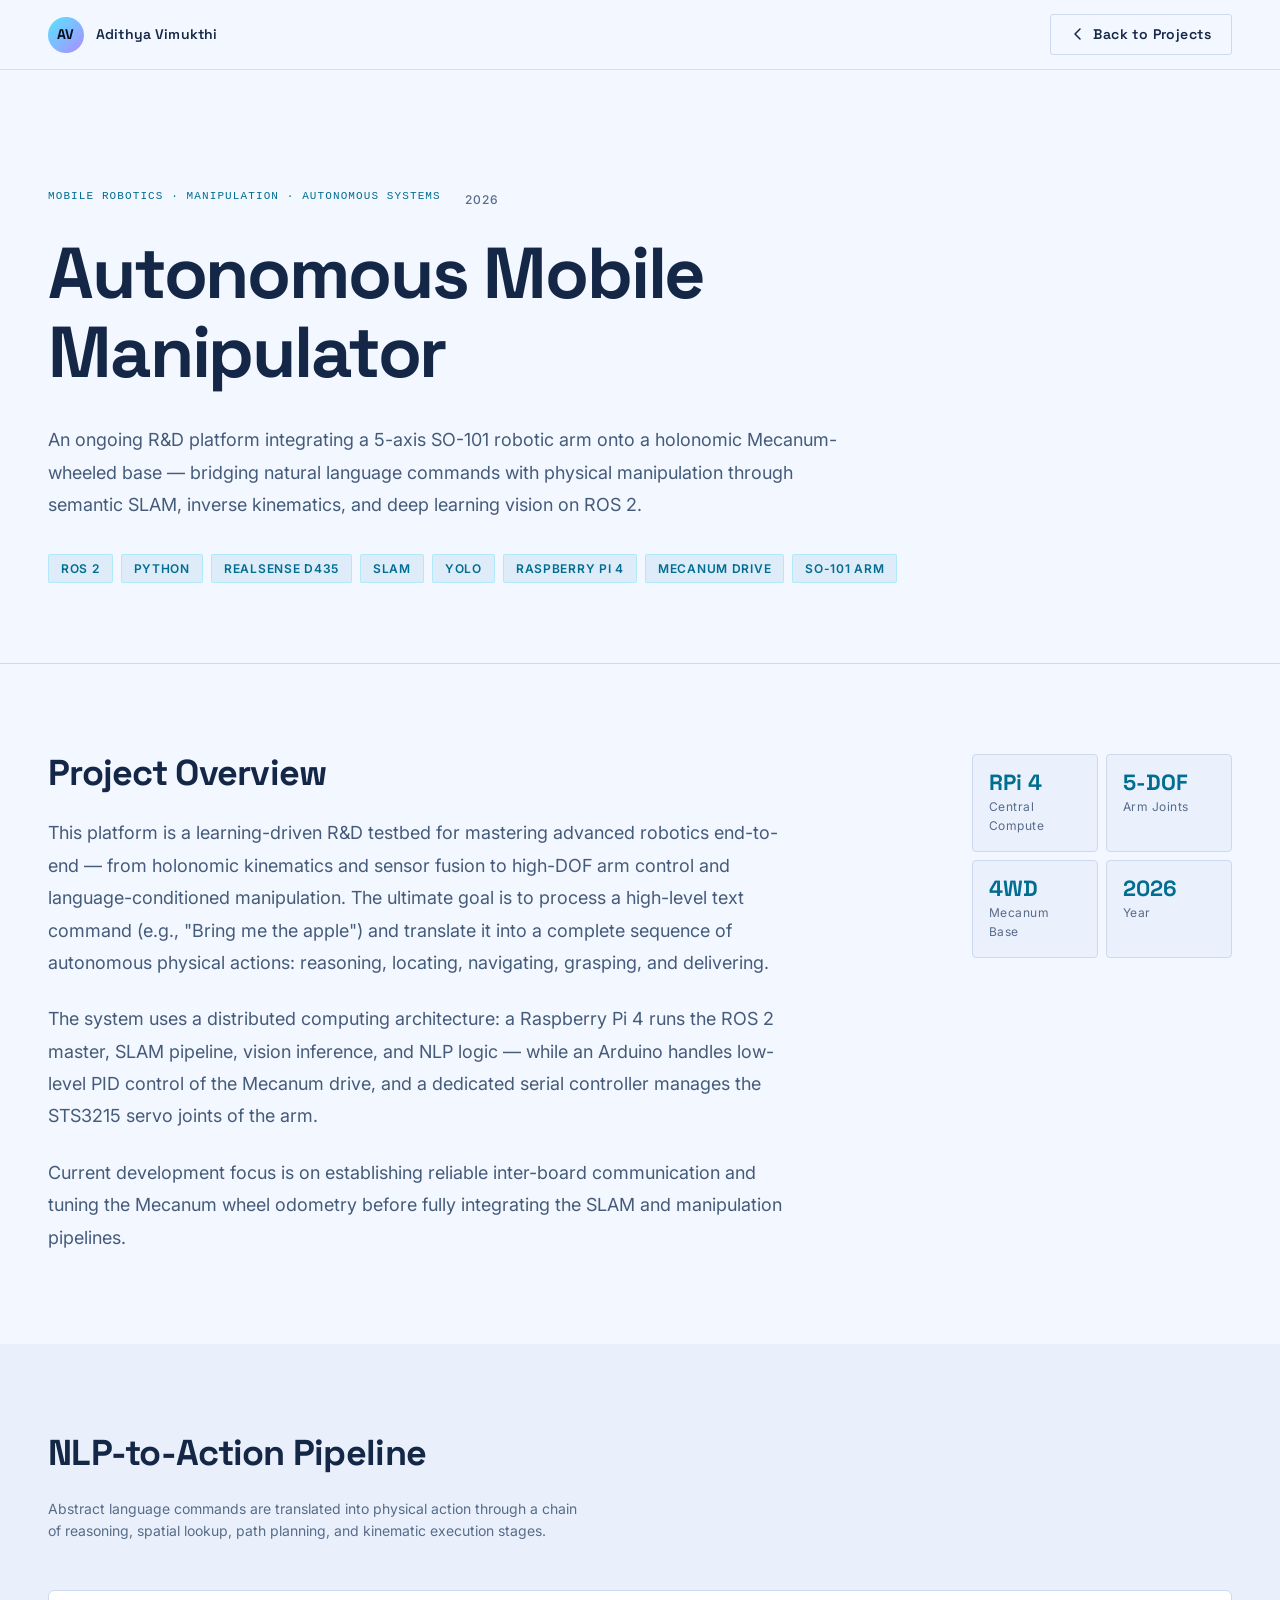
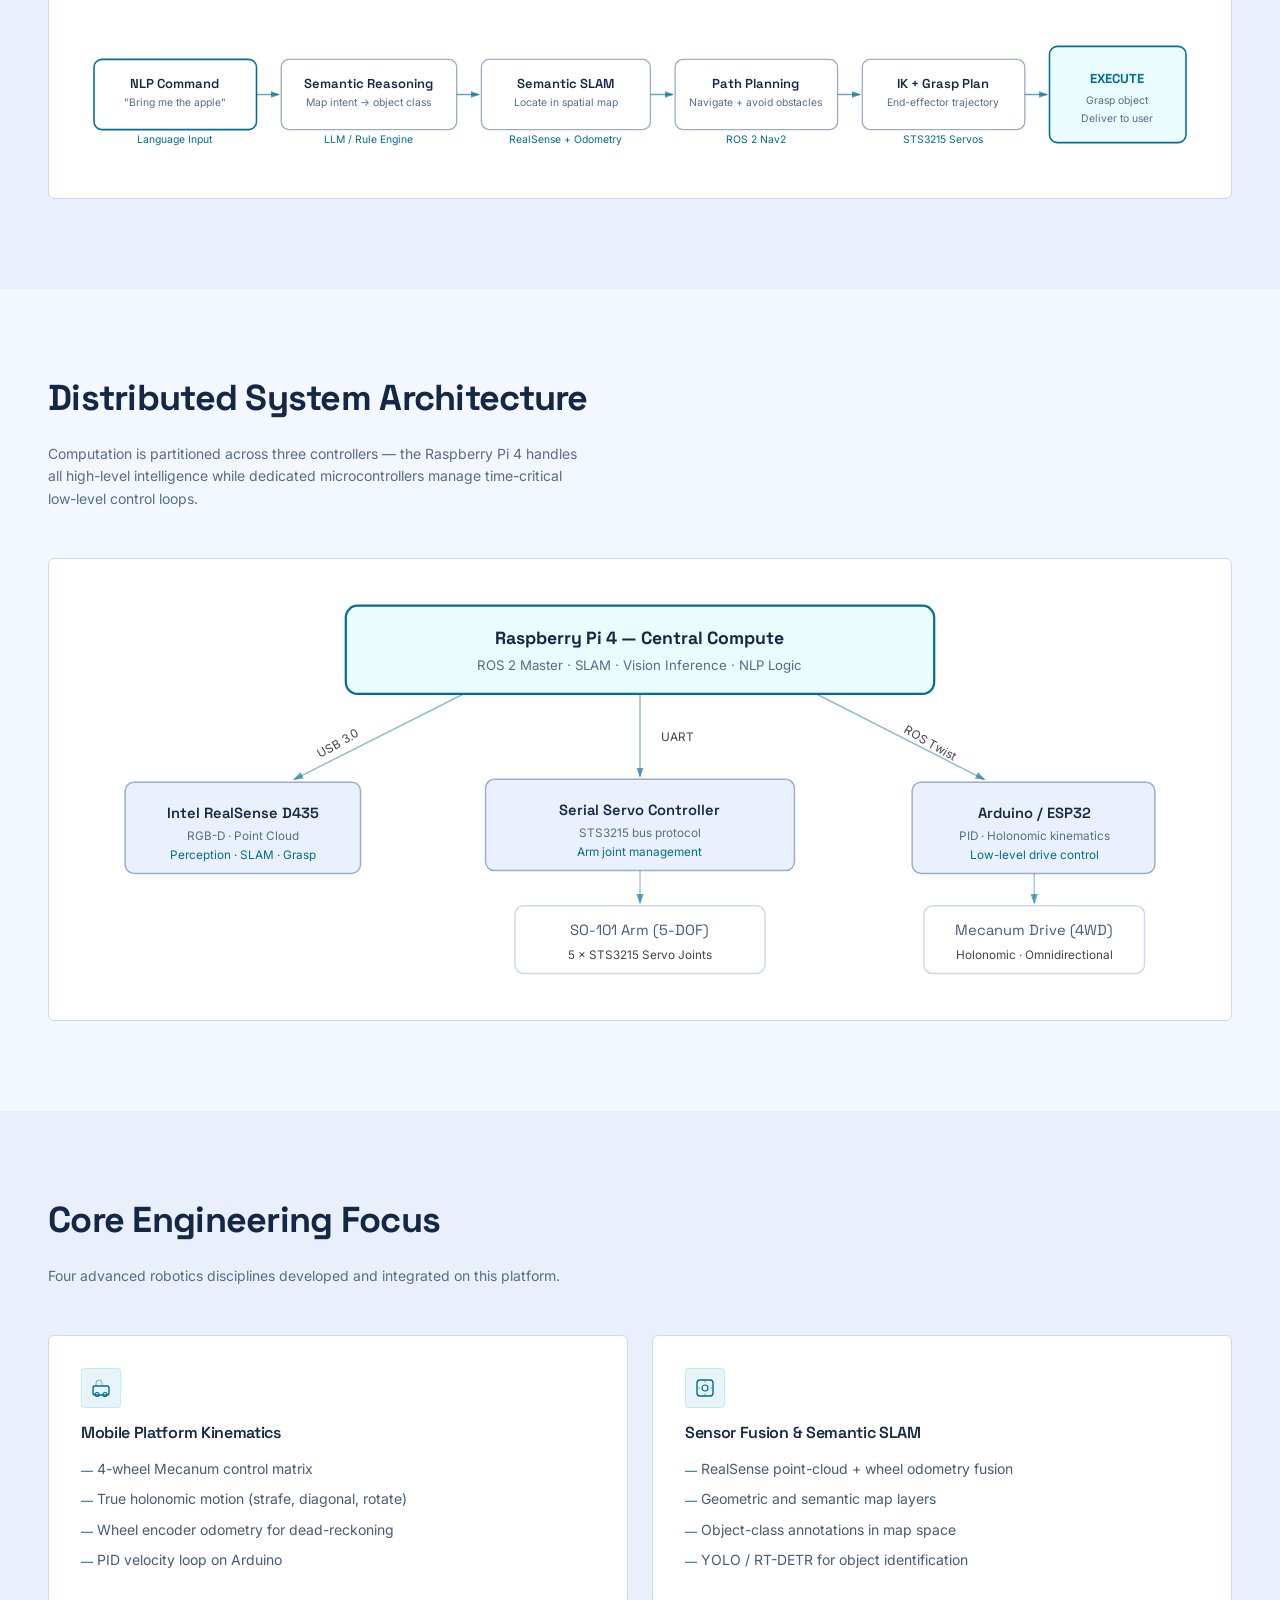
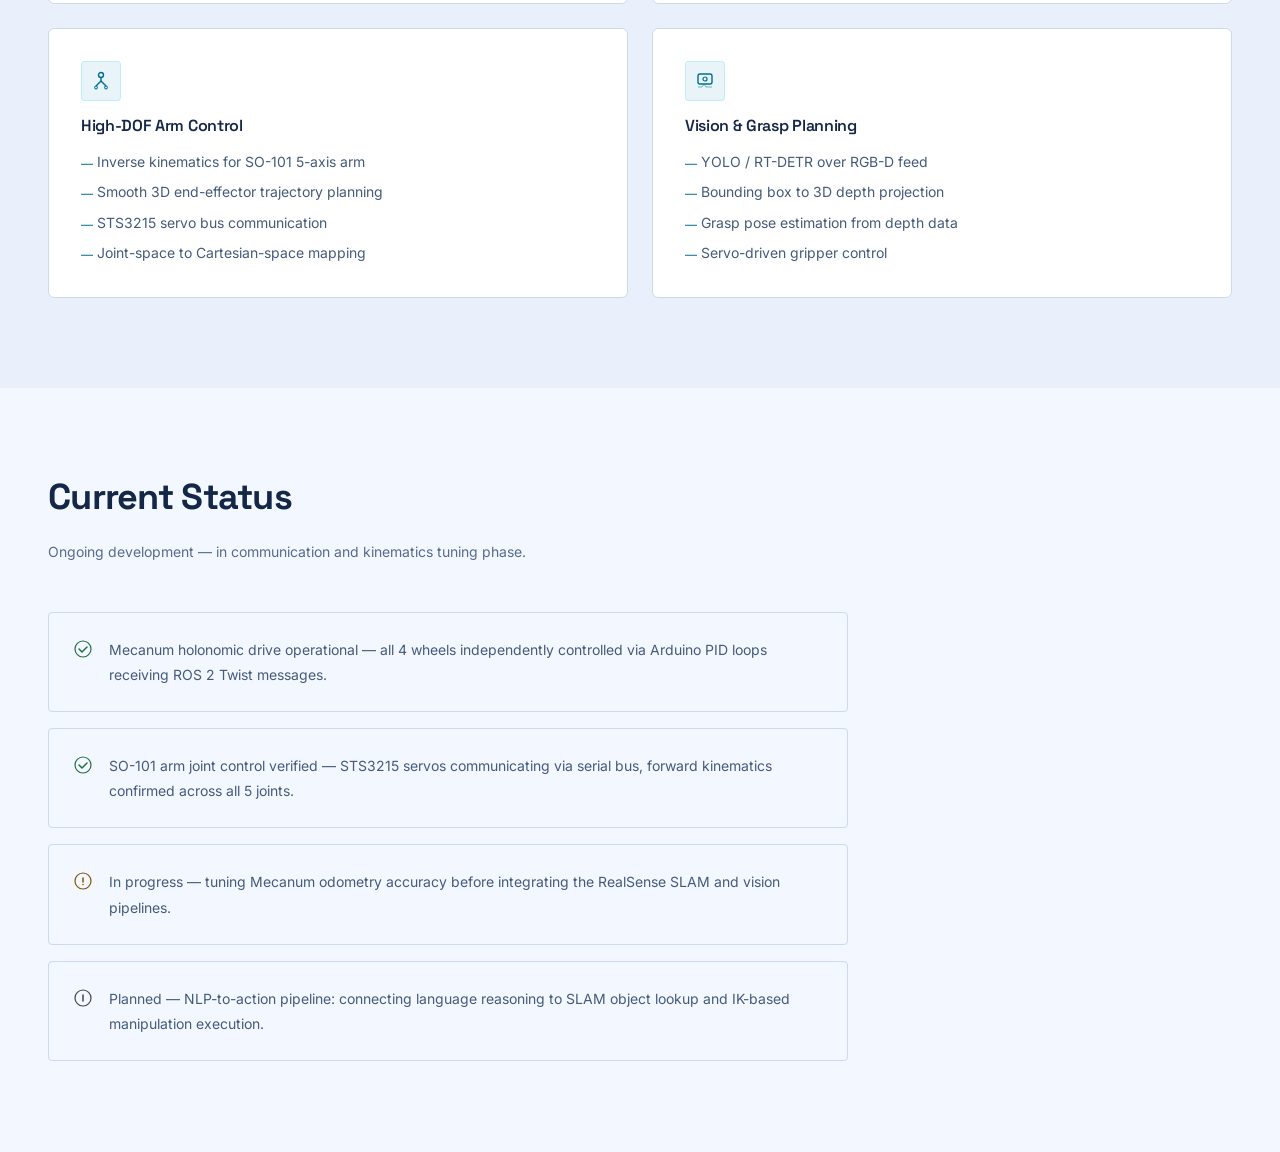
<file: autonomous.html>
<!DOCTYPE html>
<html lang="en">
<head>
  <meta charset="UTF-8" />
  <meta name="viewport" content="width=device-width, initial-scale=1.0" />
  <title>Autonomous Mobile Manipulator — Adithya Vimukthi</title>
  <meta name="description" content="Autonomous mobile manipulator combining a Mecanum-wheeled platform with a 5-axis SO-101 arm — SLAM, NLP-to-action, ROS 2, and deep learning vision." />

  <link rel="preconnect" href="https://fonts.googleapis.com" />
  <link rel="preconnect" href="https://fonts.gstatic.com" crossorigin />
  <link href="https://fonts.googleapis.com/css2?family=Space+Grotesk:wght@300;400;500;600;700&family=Inter:wght@300;400;500;600&display=swap" rel="stylesheet" />

  <link rel="stylesheet" href="style.css" />
  <link rel="stylesheet" href="project.css" />
</head>
<body>

  <!-- NAV -->
  <nav class="nav nav--scrolled" role="navigation" aria-label="Main navigation">
    <div class="nav__inner container">
      <a href="index.html" class="nav__logo" aria-label="Back to portfolio">
        <span class="nav__logo-mark">AV</span>
        <span class="nav__logo-name">Adithya Vimukthi</span>
      </a>
      <a href="index.html#projects" class="btn btn--ghost" style="font-size:var(--fs-sm);padding:0.5rem 1.25rem;">
        <svg width="14" height="14" viewBox="0 0 14 14" fill="none" aria-hidden="true">
          <path d="M9 2L4 7l5 5" stroke="currentColor" stroke-width="1.5" stroke-linecap="round" stroke-linejoin="round"/>
        </svg>
        Back to Projects
      </a>
    </div>
  </nav>

  <main style="padding-top:var(--nav-height);">

    <!-- HERO -->
    <section class="proj-hero">
      <div class="container">
        <div class="proj-hero__meta reveal">
          <span class="section__label">Mobile Robotics · Manipulation · Autonomous Systems</span>
          <span class="proj-hero__year">2026</span>
        </div>
        <h1 class="proj-hero__title reveal">Autonomous Mobile<br />Manipulator</h1>
        <p class="proj-hero__lead reveal">
          An ongoing R&amp;D platform integrating a 5-axis SO-101 robotic arm onto a holonomic
          Mecanum-wheeled base — bridging natural language commands with physical manipulation
          through semantic SLAM, inverse kinematics, and deep learning vision on ROS 2.
        </p>
        <ul class="proj-hero__tags reveal" role="list">
          <li>ROS 2</li><li>Python</li><li>RealSense D435</li><li>SLAM</li>
          <li>YOLO</li><li>Raspberry Pi 4</li><li>Mecanum Drive</li><li>SO-101 Arm</li>
        </ul>
      </div>
    </section>

    <!-- OVERVIEW -->
    <section class="proj-section section">
      <div class="container proj-grid">
        <div class="proj-content reveal">
          <h2 class="proj-section__title">Project Overview</h2>
          <p>
            This platform is a learning-driven R&amp;D testbed for mastering advanced robotics
            end-to-end — from holonomic kinematics and sensor fusion to high-DOF arm control
            and language-conditioned manipulation. The ultimate goal is to process a high-level
            text command (e.g., "Bring me the apple") and translate it into a complete sequence
            of autonomous physical actions: reasoning, locating, navigating, grasping, and delivering.
          </p>
          <p>
            The system uses a distributed computing architecture: a Raspberry Pi 4 runs the
            ROS 2 master, SLAM pipeline, vision inference, and NLP logic — while an Arduino
            handles low-level PID control of the Mecanum drive, and a dedicated serial controller
            manages the STS3215 servo joints of the arm.
          </p>
          <p>
            Current development focus is on establishing reliable inter-board communication and
            tuning the Mecanum wheel odometry before fully integrating the SLAM and manipulation pipelines.
          </p>
        </div>
        <aside class="proj-sidebar reveal">
          <div class="proj-stat-group">
            <div class="proj-stat"><span class="proj-stat__val">RPi 4</span><span class="proj-stat__key">Central Compute</span></div>
            <div class="proj-stat"><span class="proj-stat__val">5-DOF</span><span class="proj-stat__key">Arm Joints</span></div>
            <div class="proj-stat"><span class="proj-stat__val">4WD</span><span class="proj-stat__key">Mecanum Base</span></div>
            <div class="proj-stat"><span class="proj-stat__val">2026</span><span class="proj-stat__key">Year</span></div>
          </div>
        </aside>
      </div>
    </section>

    <!-- NLP-TO-ACTION PIPELINE -->
    <section class="proj-section section section--alt">
      <div class="container">
        <h2 class="proj-section__title reveal">NLP-to-Action Pipeline</h2>
        <p class="proj-section__sub reveal">
          Abstract language commands are translated into physical action through a chain of
          reasoning, spatial lookup, path planning, and kinematic execution stages.
        </p>
        <div class="diagram-wrap reveal">
          <svg viewBox="0 0 860 110" xmlns="http://www.w3.org/2000/svg" class="diagram" aria-label="NLP to action pipeline" role="img">
            <defs>
              <marker id="aNLP" markerWidth="7" markerHeight="5" refX="6" refY="2.5" orient="auto">
                <path d="M0,0 L0,5 L7,2.5 z" fill="#006d91" opacity="0.7"/>
              </marker>
            </defs>

            <rect x="10" y="28" width="125" height="54" rx="6" fill="#ffffff" stroke="#006d91" stroke-width="1.2"/>
            <text x="72" y="50" font-family="Space Grotesk,sans-serif" font-size="10" fill="#152747" text-anchor="middle" font-weight="600">NLP Command</text>
            <text x="72" y="64" font-family="Inter,sans-serif" font-size="8" fill="#576c8a" text-anchor="middle">"Bring me the apple"</text>
            <text x="72" y="92" font-family="Inter,sans-serif" font-size="8" fill="#006d91" text-anchor="middle" opacity="0.6">Language Input</text>
            <line x1="135" y1="55" x2="152" y2="55" stroke="#006d91" stroke-width="1" stroke-opacity="0.6" marker-end="url(#aNLP)"/>

            <rect x="154" y="28" width="135" height="54" rx="6" fill="#ffffff" stroke="#9aacc6"/>
            <text x="221" y="50" font-family="Space Grotesk,sans-serif" font-size="10" fill="#152747" text-anchor="middle" font-weight="600">Semantic Reasoning</text>
            <text x="221" y="64" font-family="Inter,sans-serif" font-size="8" fill="#576c8a" text-anchor="middle">Map intent → object class</text>
            <text x="221" y="92" font-family="Inter,sans-serif" font-size="8" fill="#006d91" text-anchor="middle" opacity="0.6">LLM / Rule Engine</text>
            <line x1="289" y1="55" x2="306" y2="55" stroke="#006d91" stroke-width="1" stroke-opacity="0.6" marker-end="url(#aNLP)"/>

            <rect x="308" y="28" width="130" height="54" rx="6" fill="#ffffff" stroke="#9aacc6"/>
            <text x="373" y="50" font-family="Space Grotesk,sans-serif" font-size="10" fill="#152747" text-anchor="middle" font-weight="600">Semantic SLAM</text>
            <text x="373" y="64" font-family="Inter,sans-serif" font-size="8" fill="#576c8a" text-anchor="middle">Locate in spatial map</text>
            <text x="373" y="92" font-family="Inter,sans-serif" font-size="8" fill="#006d91" text-anchor="middle" opacity="0.6">RealSense + Odometry</text>
            <line x1="438" y1="55" x2="455" y2="55" stroke="#006d91" stroke-width="1" stroke-opacity="0.6" marker-end="url(#aNLP)"/>

            <rect x="457" y="28" width="125" height="54" rx="6" fill="#ffffff" stroke="#9aacc6"/>
            <text x="519" y="50" font-family="Space Grotesk,sans-serif" font-size="10" fill="#152747" text-anchor="middle" font-weight="600">Path Planning</text>
            <text x="519" y="64" font-family="Inter,sans-serif" font-size="8" fill="#576c8a" text-anchor="middle">Navigate + avoid obstacles</text>
            <text x="519" y="92" font-family="Inter,sans-serif" font-size="8" fill="#006d91" text-anchor="middle" opacity="0.6">ROS 2 Nav2</text>
            <line x1="582" y1="55" x2="599" y2="55" stroke="#006d91" stroke-width="1" stroke-opacity="0.6" marker-end="url(#aNLP)"/>

            <rect x="601" y="28" width="125" height="54" rx="6" fill="#ffffff" stroke="#9aacc6"/>
            <text x="663" y="50" font-family="Space Grotesk,sans-serif" font-size="10" fill="#152747" text-anchor="middle" font-weight="600">IK + Grasp Plan</text>
            <text x="663" y="64" font-family="Inter,sans-serif" font-size="8" fill="#576c8a" text-anchor="middle">End-effector trajectory</text>
            <text x="663" y="92" font-family="Inter,sans-serif" font-size="8" fill="#006d91" text-anchor="middle" opacity="0.6">STS3215 Servos</text>
            <line x1="726" y1="55" x2="743" y2="55" stroke="#006d91" stroke-width="1" stroke-opacity="0.6" marker-end="url(#aNLP)"/>

            <rect x="745" y="18" width="105" height="74" rx="6" fill="rgba(0,212,255,0.08)" stroke="#006d91" stroke-width="1.2"/>
            <text x="797" y="46" font-family="Space Grotesk,sans-serif" font-size="10" fill="#006d91" text-anchor="middle" font-weight="700">EXECUTE</text>
            <text x="797" y="62" font-family="Inter,sans-serif" font-size="8" fill="#576c8a" text-anchor="middle">Grasp object</text>
            <text x="797" y="76" font-family="Inter,sans-serif" font-size="8" fill="#576c8a" text-anchor="middle">Deliver to user</text>
          </svg>
        </div>
      </div>
    </section>

    <!-- SYSTEM ARCHITECTURE -->
    <section class="proj-section section">
      <div class="container">
        <h2 class="proj-section__title reveal">Distributed System Architecture</h2>
        <p class="proj-section__sub reveal">
          Computation is partitioned across three controllers — the Raspberry Pi 4 handles
          all high-level intelligence while dedicated microcontrollers manage time-critical
          low-level control loops.
        </p>
        <div class="diagram-wrap reveal">
          <svg viewBox="0 0 760 270" xmlns="http://www.w3.org/2000/svg" class="diagram" aria-label="Distributed system architecture" role="img">
            <defs>
              <marker id="aArch" markerWidth="7" markerHeight="5" refX="6" refY="2.5" orient="auto">
                <path d="M0,0 L0,5 L7,2.5 z" fill="#006d91" opacity="0.6"/>
              </marker>
            </defs>

            <!-- Top: Raspberry Pi 4 -->
            <rect x="180" y="10" width="400" height="60" rx="8" fill="rgba(0,212,255,0.08)" stroke="#006d91" stroke-width="1.5"/>
            <text x="380" y="36" font-family="Space Grotesk,sans-serif" font-size="12" fill="#152747" text-anchor="middle" font-weight="700">Raspberry Pi 4  —  Central Compute</text>
            <text x="380" y="54" font-family="Inter,sans-serif" font-size="9" fill="#576c8a" text-anchor="middle">ROS 2 Master · SLAM · Vision Inference · NLP Logic</text>

            <!-- Left branch to RealSense -->
            <line x1="260" y1="70" x2="145" y2="128" stroke="#006d91" stroke-opacity="0.45" stroke-width="1" marker-end="url(#aArch)"/>
            <text x="176" y="106" font-family="Inter,sans-serif" font-size="8" fill="#444" text-anchor="middle" transform="rotate(-30 176 106)">USB 3.0</text>
            <rect x="30" y="130" width="160" height="62" rx="6" fill="#eaf0fc" stroke="#9aacc6"/>
            <text x="110" y="154" font-family="Space Grotesk,sans-serif" font-size="10" fill="#152747" text-anchor="middle" font-weight="600">Intel RealSense D435</text>
            <text x="110" y="169" font-family="Inter,sans-serif" font-size="8" fill="#576c8a" text-anchor="middle">RGB-D · Point Cloud</text>
            <text x="110" y="182" font-family="Inter,sans-serif" font-size="8" fill="#006d91" text-anchor="middle" opacity="0.6">Perception · SLAM · Grasp</text>

            <!-- Center branch to Servo Controller -->
            <line x1="380" y1="70" x2="380" y2="126" stroke="#006d91" stroke-opacity="0.45" stroke-width="1" marker-end="url(#aArch)"/>
            <text x="394" y="102" font-family="Inter,sans-serif" font-size="8" fill="#444">UART</text>
            <rect x="275" y="128" width="210" height="62" rx="6" fill="#eaf0fc" stroke="#9aacc6"/>
            <text x="380" y="152" font-family="Space Grotesk,sans-serif" font-size="10" fill="#152747" text-anchor="middle" font-weight="600">Serial Servo Controller</text>
            <text x="380" y="167" font-family="Inter,sans-serif" font-size="8" fill="#576c8a" text-anchor="middle">STS3215 bus protocol</text>
            <text x="380" y="180" font-family="Inter,sans-serif" font-size="8" fill="#006d91" text-anchor="middle" opacity="0.6">Arm joint management</text>
            <line x1="380" y1="190" x2="380" y2="212" stroke="#006d91" stroke-opacity="0.35" stroke-width="1" marker-end="url(#aArch)"/>
            <rect x="295" y="214" width="170" height="46" rx="6" fill="#ffffff" stroke="#cdd9ed"/>
            <text x="380" y="234" font-family="Space Grotesk,sans-serif" font-size="10" fill="#455b7a" text-anchor="middle">SO-101 Arm  (5-DOF)</text>
            <text x="380" y="250" font-family="Inter,sans-serif" font-size="8" fill="#444" text-anchor="middle">5 × STS3215 Servo Joints</text>

            <!-- Right branch to Arduino -->
            <line x1="500" y1="70" x2="614" y2="128" stroke="#006d91" stroke-opacity="0.45" stroke-width="1" marker-end="url(#aArch)"/>
            <text x="576" y="106" font-family="Inter,sans-serif" font-size="8" fill="#444" text-anchor="middle" transform="rotate(30 576 106)">ROS Twist</text>
            <rect x="565" y="130" width="165" height="62" rx="6" fill="#eaf0fc" stroke="#9aacc6"/>
            <text x="648" y="154" font-family="Space Grotesk,sans-serif" font-size="10" fill="#152747" text-anchor="middle" font-weight="600">Arduino / ESP32</text>
            <text x="648" y="169" font-family="Inter,sans-serif" font-size="8" fill="#576c8a" text-anchor="middle">PID · Holonomic kinematics</text>
            <text x="648" y="182" font-family="Inter,sans-serif" font-size="8" fill="#006d91" text-anchor="middle" opacity="0.6">Low-level drive control</text>
            <line x1="648" y1="192" x2="648" y2="212" stroke="#006d91" stroke-opacity="0.35" stroke-width="1" marker-end="url(#aArch)"/>
            <rect x="573" y="214" width="150" height="46" rx="6" fill="#ffffff" stroke="#cdd9ed"/>
            <text x="648" y="234" font-family="Space Grotesk,sans-serif" font-size="10" fill="#455b7a" text-anchor="middle">Mecanum Drive (4WD)</text>
            <text x="648" y="250" font-family="Inter,sans-serif" font-size="8" fill="#444" text-anchor="middle">Holonomic · Omnidirectional</text>
          </svg>
        </div>
      </div>
    </section>

    <!-- ENGINEERING FOCUS -->
    <section class="proj-section section section--alt">
      <div class="container">
        <h2 class="proj-section__title reveal">Core Engineering Focus</h2>
        <p class="proj-section__sub reveal">Four advanced robotics disciplines developed and integrated on this platform.</p>
        <div class="proj-details-grid reveal">

          <div class="proj-detail-card">
            <div class="proj-detail-card__icon">
              <svg width="20" height="20" viewBox="0 0 20 20" fill="none" aria-hidden="true">
                <rect x="2" y="8" width="16" height="9" rx="2" stroke="#006d91" stroke-width="1.4"/>
                <circle cx="6" cy="16.5" r="2" stroke="#006d91" stroke-width="1.2"/>
                <circle cx="14" cy="16.5" r="2" stroke="#006d91" stroke-width="1.2"/>
                <path d="M5 8V5a3 3 0 016 0v3" stroke="#006d91" stroke-width="1" stroke-opacity="0.5"/>
              </svg>
            </div>
            <h3 class="proj-detail-card__title">Mobile Platform Kinematics</h3>
            <ul class="proj-detail-card__list">
              <li>4-wheel Mecanum control matrix</li>
              <li>True holonomic motion (strafe, diagonal, rotate)</li>
              <li>Wheel encoder odometry for dead-reckoning</li>
              <li>PID velocity loop on Arduino</li>
            </ul>
          </div>

          <div class="proj-detail-card">
            <div class="proj-detail-card__icon">
              <svg width="20" height="20" viewBox="0 0 20 20" fill="none" aria-hidden="true">
                <rect x="2" y="2" width="16" height="16" rx="3" stroke="#006d91" stroke-width="1.4"/>
                <circle cx="10" cy="10" r="3" stroke="#006d91" stroke-width="1.2"/>
                <path d="M10 2v3M10 15v3M2 10h3M15 10h3" stroke="#006d91" stroke-width="1" stroke-opacity="0.5"/>
              </svg>
            </div>
            <h3 class="proj-detail-card__title">Sensor Fusion & Semantic SLAM</h3>
            <ul class="proj-detail-card__list">
              <li>RealSense point-cloud + wheel odometry fusion</li>
              <li>Geometric and semantic map layers</li>
              <li>Object-class annotations in map space</li>
              <li>YOLO / RT-DETR for object identification</li>
            </ul>
          </div>

          <div class="proj-detail-card">
            <div class="proj-detail-card__icon">
              <svg width="20" height="20" viewBox="0 0 20 20" fill="none" aria-hidden="true">
                <circle cx="10" cy="4" r="2.5" stroke="#006d91" stroke-width="1.4"/>
                <line x1="10" y1="6.5" x2="10" y2="10" stroke="#006d91" stroke-width="1.4"/>
                <line x1="10" y1="10" x2="5" y2="15" stroke="#006d91" stroke-width="1.4"/>
                <line x1="10" y1="10" x2="15" y2="15" stroke="#006d91" stroke-width="1.4"/>
                <circle cx="5" cy="16.5" r="1.5" fill="rgba(0,212,255,0.3)" stroke="#006d91" stroke-width="1"/>
                <circle cx="15" cy="16.5" r="1.5" fill="rgba(0,212,255,0.3)" stroke="#006d91" stroke-width="1"/>
              </svg>
            </div>
            <h3 class="proj-detail-card__title">High-DOF Arm Control</h3>
            <ul class="proj-detail-card__list">
              <li>Inverse kinematics for SO-101 5-axis arm</li>
              <li>Smooth 3D end-effector trajectory planning</li>
              <li>STS3215 servo bus communication</li>
              <li>Joint-space to Cartesian-space mapping</li>
            </ul>
          </div>

          <div class="proj-detail-card">
            <div class="proj-detail-card__icon">
              <svg width="20" height="20" viewBox="0 0 20 20" fill="none" aria-hidden="true">
                <rect x="3" y="3" width="14" height="10" rx="2" stroke="#006d91" stroke-width="1.4"/>
                <circle cx="10" cy="8" r="2" stroke="#006d91" stroke-width="1.2"/>
                <path d="M3 16h4l2-3 2 3h6" stroke="#006d91" stroke-width="1" stroke-opacity="0.5" stroke-linejoin="round"/>
              </svg>
            </div>
            <h3 class="proj-detail-card__title">Vision & Grasp Planning</h3>
            <ul class="proj-detail-card__list">
              <li>YOLO / RT-DETR over RGB-D feed</li>
              <li>Bounding box to 3D depth projection</li>
              <li>Grasp pose estimation from depth data</li>
              <li>Servo-driven gripper control</li>
            </ul>
          </div>

        </div>
      </div>
    </section>

    <!-- STATUS -->
    <section class="proj-section section">
      <div class="container">
        <h2 class="proj-section__title reveal">Current Status</h2>
        <p class="proj-section__sub reveal">Ongoing development — in communication and kinematics tuning phase.</p>
        <div class="proj-results reveal">
          <div class="proj-result">
            <svg width="20" height="20" viewBox="0 0 20 20" fill="none" style="flex-shrink:0;margin-top:2px" aria-hidden="true">
              <circle cx="10" cy="10" r="8" stroke="#24713b" stroke-width="1.2"/>
              <path d="M6 10l3 3 5-5" stroke="#24713b" stroke-width="1.5" stroke-linecap="round" stroke-linejoin="round"/>
            </svg>
            <p>Mecanum holonomic drive operational — all 4 wheels independently controlled via Arduino PID loops receiving ROS 2 Twist messages.</p>
          </div>
          <div class="proj-result">
            <svg width="20" height="20" viewBox="0 0 20 20" fill="none" style="flex-shrink:0;margin-top:2px" aria-hidden="true">
              <circle cx="10" cy="10" r="8" stroke="#24713b" stroke-width="1.2"/>
              <path d="M6 10l3 3 5-5" stroke="#24713b" stroke-width="1.5" stroke-linecap="round" stroke-linejoin="round"/>
            </svg>
            <p>SO-101 arm joint control verified — STS3215 servos communicating via serial bus, forward kinematics confirmed across all 5 joints.</p>
          </div>
          <div class="proj-result">
            <svg width="20" height="20" viewBox="0 0 20 20" fill="none" style="flex-shrink:0;margin-top:2px" aria-hidden="true">
              <circle cx="10" cy="10" r="8" stroke="#875500" stroke-width="1.2"/>
              <line x1="10" y1="7" x2="10" y2="11" stroke="#875500" stroke-width="1.5" stroke-linecap="round"/>
              <circle cx="10" cy="13.5" r="0.8" fill="#875500"/>
            </svg>
            <p>In progress — tuning Mecanum odometry accuracy before integrating the RealSense SLAM and vision pipelines.</p>
          </div>
          <div class="proj-result">
            <svg width="20" height="20" viewBox="0 0 20 20" fill="none" style="flex-shrink:0;margin-top:2px" aria-hidden="true">
              <circle cx="10" cy="10" r="8" stroke="#444" stroke-width="1.2"/>
              <line x1="10" y1="7" x2="10" y2="13" stroke="#444" stroke-width="1.5" stroke-linecap="round"/>
            </svg>
            <p>Planned — NLP-to-action pipeline: connecting language reasoning to SLAM object lookup and IK-based manipulation execution.</p>
          </div>
        </div>
      </div>
    </section>

  </main>

  <script>
    const obs = new IntersectionObserver(
      entries => entries.forEach(e => {
        if (e.isIntersecting) { e.target.classList.add('reveal--visible'); obs.unobserve(e.target); }
      }),
      { threshold: 0.12 }
    );
    document.querySelectorAll('.reveal').forEach(el => obs.observe(el));
  </script>
</body>
</html>
</file>
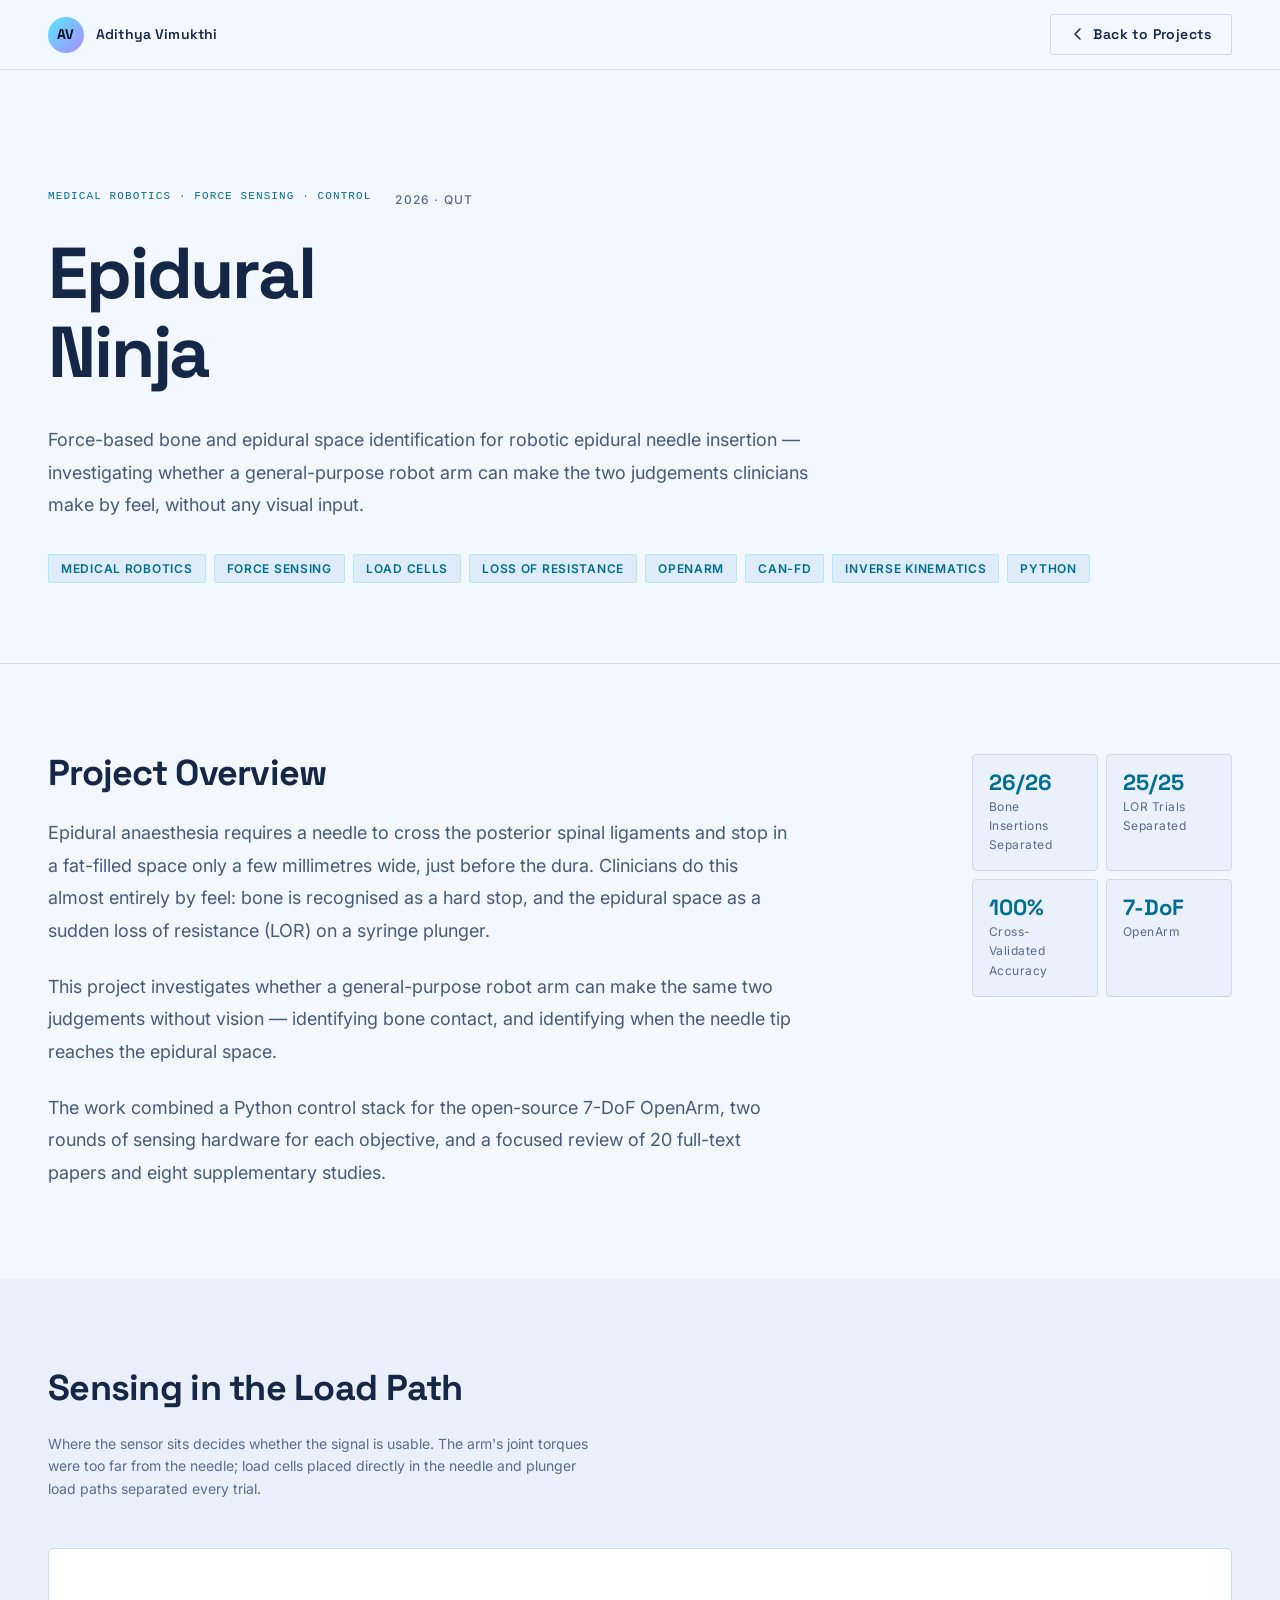
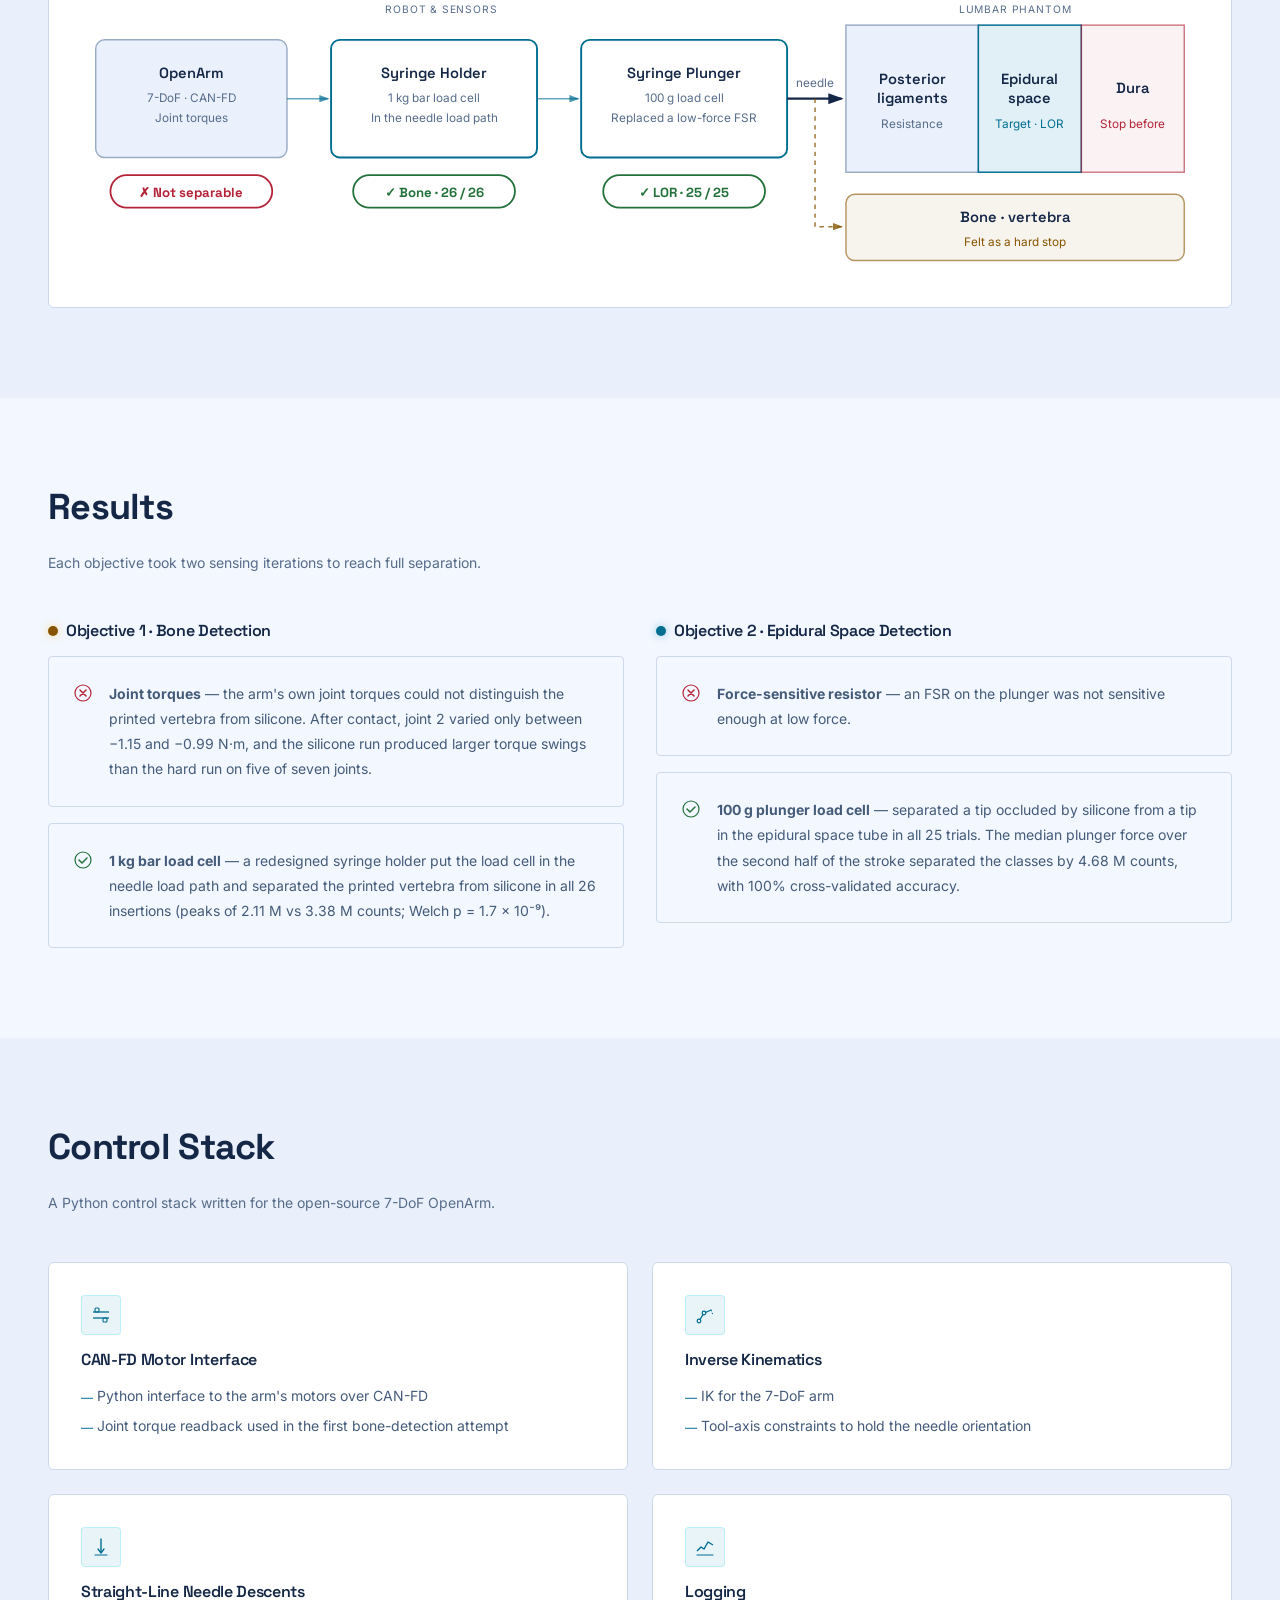
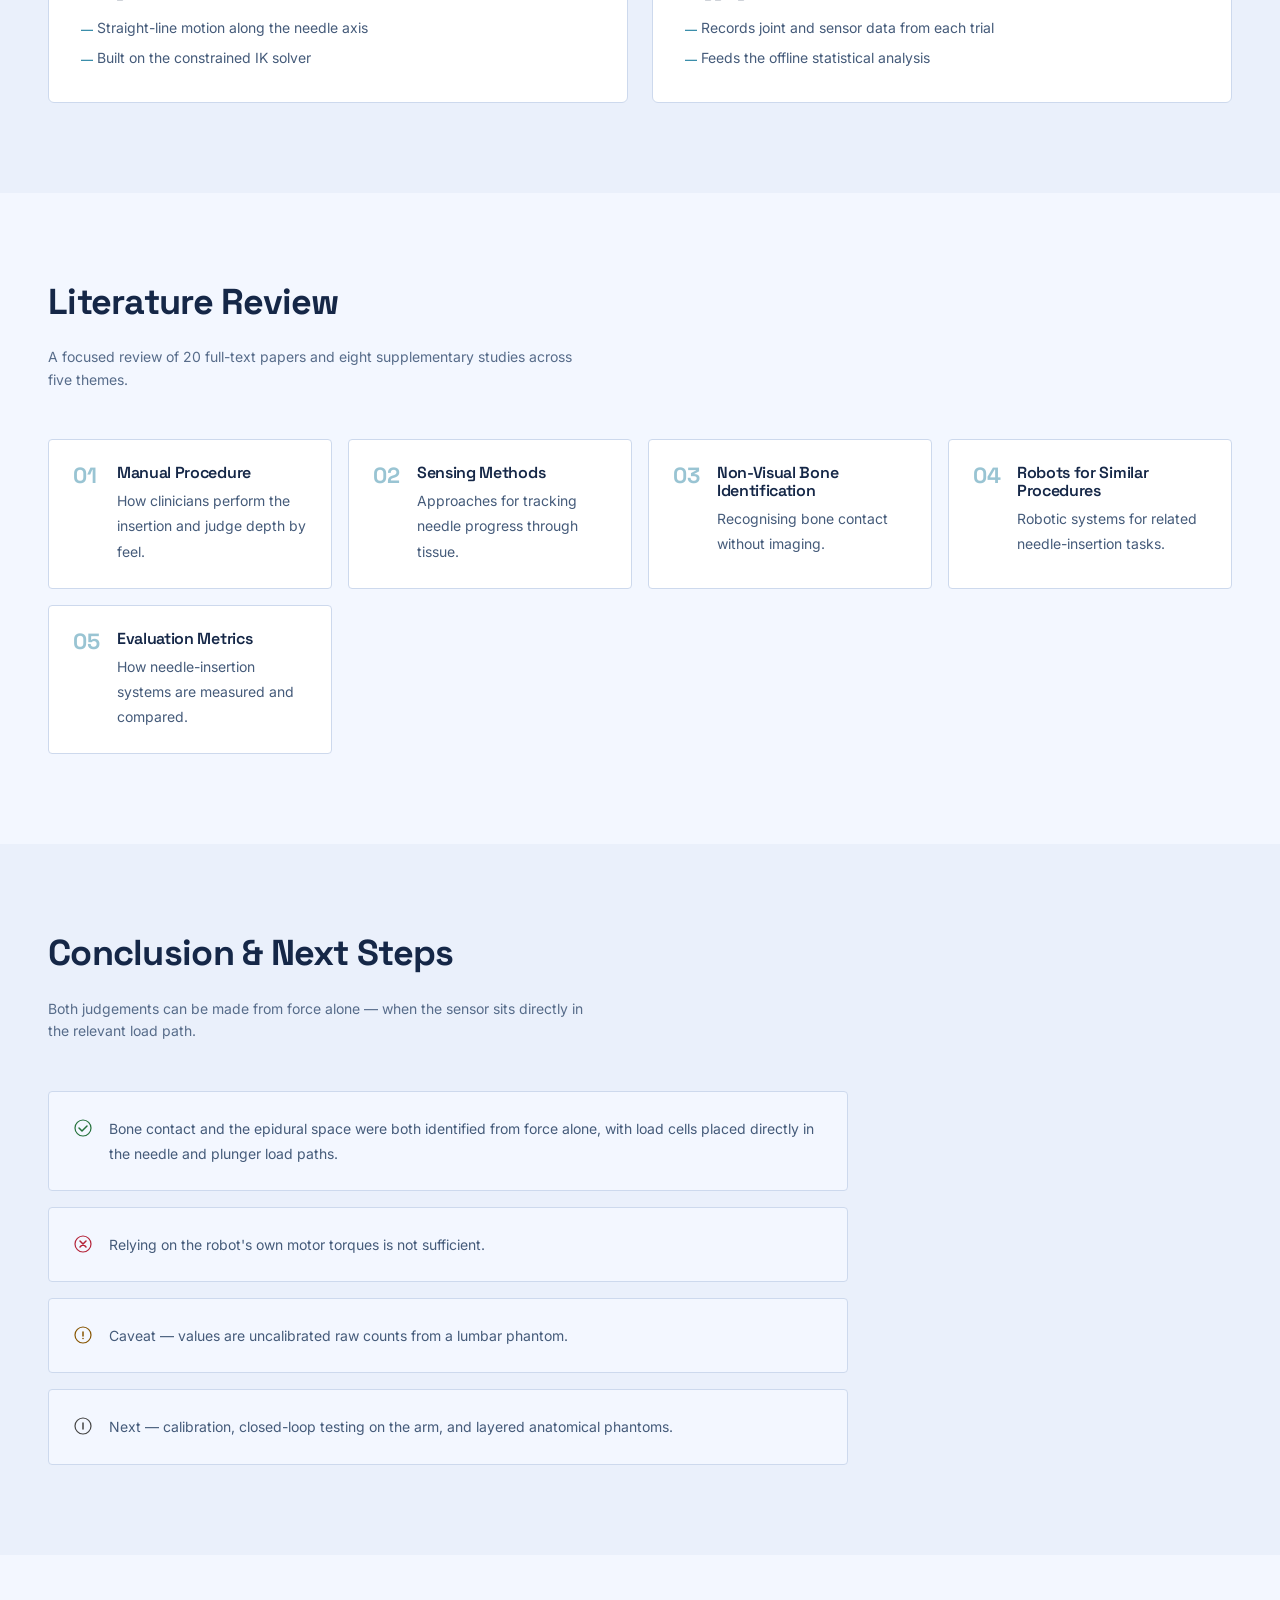
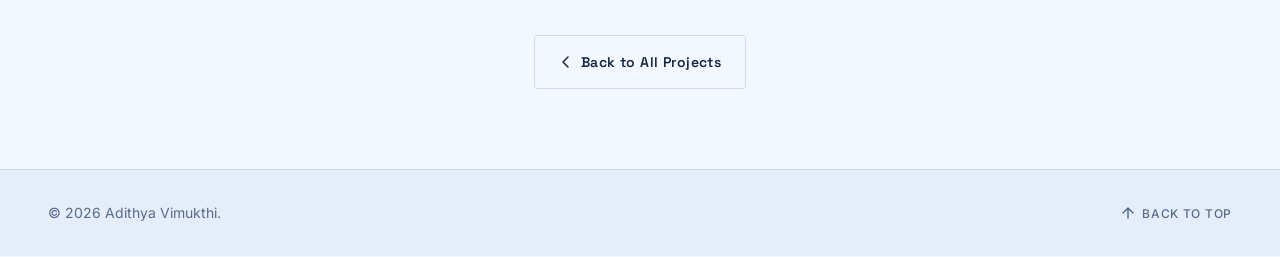
<file: epidural.html>
<!DOCTYPE html>
<html lang="en">
<head>
  <meta charset="UTF-8" />
  <meta name="viewport" content="width=device-width, initial-scale=1.0" />
  <title>Epidural Ninja — Adithya Vimukthi</title>
  <meta name="description" content="Force-based bone and epidural space identification for robotic epidural needle insertion on the 7-DoF OpenArm, using in-line load cells and a Python CAN-FD control stack." />

  <link rel="preconnect" href="https://fonts.googleapis.com" />
  <link rel="preconnect" href="https://fonts.gstatic.com" crossorigin />
  <link href="https://fonts.googleapis.com/css2?family=Space+Grotesk:wght@300;400;500;600;700&family=Inter:wght@300;400;500;600&display=swap" rel="stylesheet" />

  <link rel="stylesheet" href="style.css" />
  <link rel="stylesheet" href="project.css" />
</head>
<body>

  <!-- NAV -->
  <nav class="nav nav--scrolled" role="navigation" aria-label="Main navigation">
    <div class="nav__inner container">
      <a href="index.html" class="nav__logo" aria-label="Back to portfolio">
        <span class="nav__logo-mark">AV</span>
        <span class="nav__logo-name">Adithya Vimukthi</span>
      </a>
      <a href="index.html#projects" class="btn btn--ghost" style="font-size:var(--fs-sm);padding:0.5rem 1.25rem;">
        <svg width="14" height="14" viewBox="0 0 14 14" fill="none" aria-hidden="true">
          <path d="M9 2L4 7l5 5" stroke="currentColor" stroke-width="1.5" stroke-linecap="round" stroke-linejoin="round"/>
        </svg>
        Back to Projects
      </a>
    </div>
  </nav>

  <main style="padding-top:var(--nav-height);">

    <!-- HERO -->
    <section class="proj-hero">
      <div class="container">
        <div class="proj-hero__meta reveal">
          <span class="section__label">Medical Robotics · Force Sensing · Control</span>
          <span class="proj-hero__year">2026 · QUT</span>
        </div>
        <h1 class="proj-hero__title reveal">Epidural<br />Ninja</h1>
        <p class="proj-hero__lead reveal">
          Force-based bone and epidural space identification for robotic epidural needle insertion —
          investigating whether a general-purpose robot arm can make the two judgements clinicians
          make by feel, without any visual input.
        </p>
        <ul class="proj-hero__tags reveal" role="list">
          <li>Medical Robotics</li><li>Force Sensing</li><li>Load Cells</li><li>Loss of Resistance</li>
          <li>OpenArm</li><li>CAN-FD</li><li>Inverse Kinematics</li><li>Python</li>
        </ul>
      </div>
    </section>

    <!-- OVERVIEW -->
    <section class="proj-section section">
      <div class="container proj-grid">
        <div class="proj-content reveal">
          <h2 class="proj-section__title">Project Overview</h2>
          <p>
            Epidural anaesthesia requires a needle to cross the posterior spinal ligaments and stop
            in a fat-filled space only a few millimetres wide, just before the dura. Clinicians do
            this almost entirely by feel: bone is recognised as a hard stop, and the epidural space
            as a sudden loss of resistance (LOR) on a syringe plunger.
          </p>
          <p>
            This project investigates whether a general-purpose robot arm can make the same two
            judgements without vision — identifying bone contact, and identifying when the needle
            tip reaches the epidural space.
          </p>
          <p>
            The work combined a Python control stack for the open-source 7-DoF OpenArm, two rounds
            of sensing hardware for each objective, and a focused review of 20 full-text papers and
            eight supplementary studies.
          </p>
        </div>
        <aside class="proj-sidebar reveal">
          <div class="proj-stat-group">
            <div class="proj-stat"><span class="proj-stat__val">26/26</span><span class="proj-stat__key">Bone Insertions Separated</span></div>
            <div class="proj-stat"><span class="proj-stat__val">25/25</span><span class="proj-stat__key">LOR Trials Separated</span></div>
            <div class="proj-stat"><span class="proj-stat__val">100%</span><span class="proj-stat__key">Cross-Validated Accuracy</span></div>
            <div class="proj-stat"><span class="proj-stat__val">7-DoF</span><span class="proj-stat__key">OpenArm</span></div>
          </div>
        </aside>
      </div>
    </section>

    <!-- LOAD PATH -->
    <section class="proj-section section section--alt">
      <div class="container">
        <h2 class="proj-section__title reveal">Sensing in the Load Path</h2>
        <p class="proj-section__sub reveal">
          Where the sensor sits decides whether the signal is usable. The arm's joint torques were
          too far from the needle; load cells placed directly in the needle and plunger load paths
          separated every trial.
        </p>
        <div class="diagram-wrap reveal">
          <svg viewBox="0 0 760 200" xmlns="http://www.w3.org/2000/svg" class="diagram" aria-label="Force sensing chain from robot arm to needle tip" role="img">
            <defs>
              <marker id="aEN" markerWidth="7" markerHeight="5" refX="6" refY="2.5" orient="auto">
                <path d="M0,0 L0,5 L7,2.5 z" fill="#006d91" opacity="0.7"/>
              </marker>
              <marker id="aENk" markerWidth="7" markerHeight="5" refX="6" refY="2.5" orient="auto">
                <path d="M0,0 L0,5 L7,2.5 z" fill="#152747"/>
              </marker>
              <marker id="aENy" markerWidth="7" markerHeight="5" refX="6" refY="2.5" orient="auto">
                <path d="M0,0 L0,5 L7,2.5 z" fill="#875500" opacity="0.8"/>
              </marker>
            </defs>

            <text x="245" y="22" font-family="Inter,sans-serif" font-size="7" fill="#576c8a" text-anchor="middle" letter-spacing="0.08em">ROBOT &amp; SENSORS</text>
            <text x="635" y="22" font-family="Inter,sans-serif" font-size="7" fill="#576c8a" text-anchor="middle" letter-spacing="0.08em">LUMBAR PHANTOM</text>

            <!-- OpenArm -->
            <rect x="10" y="40" width="130" height="80" rx="6" fill="#eaf0fc" stroke="#9aacc6"/>
            <text x="75" y="66" font-family="Space Grotesk,sans-serif" font-size="10" fill="#152747" text-anchor="middle" font-weight="600">OpenArm</text>
            <text x="75" y="82" font-family="Inter,sans-serif" font-size="8" fill="#576c8a" text-anchor="middle">7-DoF · CAN-FD</text>
            <text x="75" y="96" font-family="Inter,sans-serif" font-size="8" fill="#576c8a" text-anchor="middle">Joint torques</text>
            <rect x="20" y="132" width="110" height="22" rx="11" fill="#ffffff" stroke="#b42338" stroke-width="1.2"/>
            <text x="75" y="147" font-family="Space Grotesk,sans-serif" font-size="9" fill="#b42338" text-anchor="middle" font-weight="700">✗ Not separable</text>

            <line x1="140" y1="80" x2="168" y2="80" stroke="#006d91" stroke-width="1" stroke-opacity="0.6" marker-end="url(#aEN)"/>

            <!-- Syringe holder -->
            <rect x="170" y="40" width="140" height="80" rx="6" fill="#ffffff" stroke="#006d91" stroke-width="1.3"/>
            <text x="240" y="66" font-family="Space Grotesk,sans-serif" font-size="10" fill="#152747" text-anchor="middle" font-weight="600">Syringe Holder</text>
            <text x="240" y="82" font-family="Inter,sans-serif" font-size="8" fill="#576c8a" text-anchor="middle">1 kg bar load cell</text>
            <text x="240" y="96" font-family="Inter,sans-serif" font-size="8" fill="#576c8a" text-anchor="middle">In the needle load path</text>
            <rect x="185" y="132" width="110" height="22" rx="11" fill="#ffffff" stroke="#24713b" stroke-width="1.2"/>
            <text x="240" y="147" font-family="Space Grotesk,sans-serif" font-size="9" fill="#24713b" text-anchor="middle" font-weight="700">✓ Bone · 26 / 26</text>

            <line x1="310" y1="80" x2="338" y2="80" stroke="#006d91" stroke-width="1" stroke-opacity="0.6" marker-end="url(#aEN)"/>

            <!-- Plunger -->
            <rect x="340" y="40" width="140" height="80" rx="6" fill="#ffffff" stroke="#006d91" stroke-width="1.3"/>
            <text x="410" y="66" font-family="Space Grotesk,sans-serif" font-size="10" fill="#152747" text-anchor="middle" font-weight="600">Syringe Plunger</text>
            <text x="410" y="82" font-family="Inter,sans-serif" font-size="8" fill="#576c8a" text-anchor="middle">100 g load cell</text>
            <text x="410" y="96" font-family="Inter,sans-serif" font-size="8" fill="#576c8a" text-anchor="middle">Replaced a low-force FSR</text>
            <rect x="355" y="132" width="110" height="22" rx="11" fill="#ffffff" stroke="#24713b" stroke-width="1.2"/>
            <text x="410" y="147" font-family="Space Grotesk,sans-serif" font-size="9" fill="#24713b" text-anchor="middle" font-weight="700">✓ LOR · 25 / 25</text>

            <!-- Needle -->
            <line x1="480" y1="80" x2="517" y2="80" stroke="#152747" stroke-width="1.5" marker-end="url(#aENk)"/>
            <text x="499" y="72" font-family="Inter,sans-serif" font-size="8" fill="#576c8a" text-anchor="middle">needle</text>
            <path d="M499 80 V167 H517" fill="none" stroke="#875500" stroke-width="1" stroke-dasharray="3 3" stroke-opacity="0.8" marker-end="url(#aENy)"/>

            <!-- Tissue layers -->
            <rect x="520" y="30" width="90" height="100" fill="#eaf0fc" stroke="#9aacc6"/>
            <text x="565" y="70" font-family="Space Grotesk,sans-serif" font-size="10" fill="#152747" text-anchor="middle" font-weight="600">Posterior</text>
            <text x="565" y="83" font-family="Space Grotesk,sans-serif" font-size="10" fill="#152747" text-anchor="middle" font-weight="600">ligaments</text>
            <text x="565" y="100" font-family="Inter,sans-serif" font-size="8" fill="#576c8a" text-anchor="middle">Resistance</text>

            <rect x="610" y="30" width="70" height="100" fill="rgba(0,130,180,0.12)" stroke="#006d91"/>
            <text x="645" y="70" font-family="Space Grotesk,sans-serif" font-size="10" fill="#152747" text-anchor="middle" font-weight="600">Epidural</text>
            <text x="645" y="83" font-family="Space Grotesk,sans-serif" font-size="10" fill="#152747" text-anchor="middle" font-weight="600">space</text>
            <text x="645" y="100" font-family="Inter,sans-serif" font-size="8" fill="#006d91" text-anchor="middle">Target · LOR</text>

            <rect x="680" y="30" width="70" height="100" fill="rgba(180,35,56,0.06)" stroke="#b42338" stroke-opacity="0.6"/>
            <text x="715" y="76" font-family="Space Grotesk,sans-serif" font-size="10" fill="#152747" text-anchor="middle" font-weight="600">Dura</text>
            <text x="715" y="100" font-family="Inter,sans-serif" font-size="8" fill="#b42338" text-anchor="middle">Stop before</text>

            <!-- Bone -->
            <rect x="520" y="145" width="230" height="45" rx="6" fill="rgba(135,85,0,0.07)" stroke="#875500" stroke-opacity="0.6"/>
            <text x="635" y="164" font-family="Space Grotesk,sans-serif" font-size="10" fill="#152747" text-anchor="middle" font-weight="600">Bone · vertebra</text>
            <text x="635" y="180" font-family="Inter,sans-serif" font-size="8" fill="#875500" text-anchor="middle">Felt as a hard stop</text>
          </svg>
        </div>
      </div>
    </section>

    <!-- RESULTS -->
    <section class="proj-section section">
      <div class="container">
        <h2 class="proj-section__title reveal">Results</h2>
        <p class="proj-section__sub reveal">Each objective took two sensing iterations to reach full separation.</p>

        <div class="detect-split reveal">

          <!-- Objective 1 -->
          <div class="detect-panel">
            <h3 class="detect-panel__title">
              <span class="detect-panel__dot detect-panel__dot--deep"></span>
              Objective 1 · Bone Detection
            </h3>
            <div class="proj-results">
              <div class="proj-result">
                <svg width="20" height="20" viewBox="0 0 20 20" fill="none" aria-hidden="true">
                  <circle cx="10" cy="10" r="8" stroke="#b42338" stroke-width="1.2"/>
                  <path d="M7 7l6 6M13 7l-6 6" stroke="#b42338" stroke-width="1.5" stroke-linecap="round"/>
                </svg>
                <p><strong>Joint torques</strong> — the arm's own joint torques could not distinguish the printed vertebra from silicone. After contact, joint 2 varied only between −1.15 and −0.99 N·m, and the silicone run produced larger torque swings than the hard run on five of seven joints.</p>
              </div>
              <div class="proj-result">
                <svg width="20" height="20" viewBox="0 0 20 20" fill="none" aria-hidden="true">
                  <circle cx="10" cy="10" r="8" stroke="#24713b" stroke-width="1.2"/>
                  <path d="M6 10l3 3 5-5" stroke="#24713b" stroke-width="1.5" stroke-linecap="round" stroke-linejoin="round"/>
                </svg>
                <p><strong>1 kg bar load cell</strong> — a redesigned syringe holder put the load cell in the needle load path and separated the printed vertebra from silicone in all 26 insertions (peaks of 2.11 M vs 3.38 M counts; Welch p = 1.7 × 10⁻⁹).</p>
              </div>
            </div>
          </div>

          <!-- Objective 2 -->
          <div class="detect-panel">
            <h3 class="detect-panel__title">
              <span class="detect-panel__dot" style="background:#006d91;box-shadow:0 0 8px rgba(0,130,180,0.4);"></span>
              Objective 2 · Epidural Space Detection
            </h3>
            <div class="proj-results">
              <div class="proj-result">
                <svg width="20" height="20" viewBox="0 0 20 20" fill="none" aria-hidden="true">
                  <circle cx="10" cy="10" r="8" stroke="#b42338" stroke-width="1.2"/>
                  <path d="M7 7l6 6M13 7l-6 6" stroke="#b42338" stroke-width="1.5" stroke-linecap="round"/>
                </svg>
                <p><strong>Force-sensitive resistor</strong> — an FSR on the plunger was not sensitive enough at low force.</p>
              </div>
              <div class="proj-result">
                <svg width="20" height="20" viewBox="0 0 20 20" fill="none" aria-hidden="true">
                  <circle cx="10" cy="10" r="8" stroke="#24713b" stroke-width="1.2"/>
                  <path d="M6 10l3 3 5-5" stroke="#24713b" stroke-width="1.5" stroke-linecap="round" stroke-linejoin="round"/>
                </svg>
                <p><strong>100 g plunger load cell</strong> — separated a tip occluded by silicone from a tip in the epidural space tube in all 25 trials. The median plunger force over the second half of the stroke separated the classes by 4.68 M counts, with 100% cross-validated accuracy.</p>
              </div>
            </div>
          </div>

        </div>
      </div>
    </section>

    <!-- CONTROL STACK -->
    <section class="proj-section section section--alt">
      <div class="container">
        <h2 class="proj-section__title reveal">Control Stack</h2>
        <p class="proj-section__sub reveal">A Python control stack written for the open-source 7-DoF OpenArm.</p>
        <div class="proj-details-grid reveal">

          <div class="proj-detail-card">
            <div class="proj-detail-card__icon">
              <svg width="20" height="20" viewBox="0 0 20 20" fill="none" aria-hidden="true">
                <line x1="2" y1="7" x2="18" y2="7" stroke="#006d91" stroke-width="1.3"/>
                <line x1="2" y1="13" x2="18" y2="13" stroke="#006d91" stroke-width="1.3"/>
                <rect x="4" y="3" width="4" height="4" rx="1" stroke="#006d91" stroke-width="1.1"/>
                <rect x="12" y="13" width="4" height="4" rx="1" stroke="#006d91" stroke-width="1.1"/>
              </svg>
            </div>
            <h3 class="proj-detail-card__title">CAN-FD Motor Interface</h3>
            <ul class="proj-detail-card__list">
              <li>Python interface to the arm's motors over CAN-FD</li>
              <li>Joint torque readback used in the first bone-detection attempt</li>
            </ul>
          </div>

          <div class="proj-detail-card">
            <div class="proj-detail-card__icon">
              <svg width="20" height="20" viewBox="0 0 20 20" fill="none" aria-hidden="true">
                <circle cx="4" cy="16" r="1.8" stroke="#006d91" stroke-width="1.2"/>
                <circle cx="9" cy="8" r="1.8" stroke="#006d91" stroke-width="1.2"/>
                <path d="M5 14.5l3-5M10.5 7.5L16 5" stroke="#006d91" stroke-width="1.3" stroke-linecap="round"/>
                <line x1="16" y1="5" x2="18" y2="10" stroke="#006d91" stroke-width="1" stroke-dasharray="1.5 1.5"/>
              </svg>
            </div>
            <h3 class="proj-detail-card__title">Inverse Kinematics</h3>
            <ul class="proj-detail-card__list">
              <li>IK for the 7-DoF arm</li>
              <li>Tool-axis constraints to hold the needle orientation</li>
            </ul>
          </div>

          <div class="proj-detail-card">
            <div class="proj-detail-card__icon">
              <svg width="20" height="20" viewBox="0 0 20 20" fill="none" aria-hidden="true">
                <line x1="10" y1="2" x2="10" y2="15" stroke="#006d91" stroke-width="1.4" stroke-linecap="round"/>
                <path d="M7 12l3 4 3-4" stroke="#006d91" stroke-width="1.3" stroke-linecap="round" stroke-linejoin="round"/>
                <line x1="4" y1="18" x2="16" y2="18" stroke="#006d91" stroke-width="1.2" stroke-linecap="round"/>
              </svg>
            </div>
            <h3 class="proj-detail-card__title">Straight-Line Needle Descents</h3>
            <ul class="proj-detail-card__list">
              <li>Straight-line motion along the needle axis</li>
              <li>Built on the constrained IK solver</li>
            </ul>
          </div>

          <div class="proj-detail-card">
            <div class="proj-detail-card__icon">
              <svg width="20" height="20" viewBox="0 0 20 20" fill="none" aria-hidden="true">
                <polyline points="2,14 6,10 9,12 13,5 18,8" stroke="#006d91" stroke-width="1.4" fill="none" stroke-linejoin="round"/>
                <line x1="2" y1="18" x2="18" y2="18" stroke="#006d91" stroke-width="1.2" stroke-linecap="round"/>
              </svg>
            </div>
            <h3 class="proj-detail-card__title">Logging</h3>
            <ul class="proj-detail-card__list">
              <li>Records joint and sensor data from each trial</li>
              <li>Feeds the offline statistical analysis</li>
            </ul>
          </div>

        </div>
      </div>
    </section>

    <!-- LITERATURE REVIEW -->
    <section class="proj-section section">
      <div class="container">
        <h2 class="proj-section__title reveal">Literature Review</h2>
        <p class="proj-section__sub reveal">A focused review of 20 full-text papers and eight supplementary studies across five themes.</p>
        <div class="fsm-states reveal">
          <div class="fsm-state">
            <span class="fsm-state__num">01</span>
            <div>
              <h4 class="fsm-state__name">Manual Procedure</h4>
              <p>How clinicians perform the insertion and judge depth by feel.</p>
            </div>
          </div>
          <div class="fsm-state">
            <span class="fsm-state__num">02</span>
            <div>
              <h4 class="fsm-state__name">Sensing Methods</h4>
              <p>Approaches for tracking needle progress through tissue.</p>
            </div>
          </div>
          <div class="fsm-state">
            <span class="fsm-state__num">03</span>
            <div>
              <h4 class="fsm-state__name">Non-Visual Bone Identification</h4>
              <p>Recognising bone contact without imaging.</p>
            </div>
          </div>
          <div class="fsm-state">
            <span class="fsm-state__num">04</span>
            <div>
              <h4 class="fsm-state__name">Robots for Similar Procedures</h4>
              <p>Robotic systems for related needle-insertion tasks.</p>
            </div>
          </div>
          <div class="fsm-state">
            <span class="fsm-state__num">05</span>
            <div>
              <h4 class="fsm-state__name">Evaluation Metrics</h4>
              <p>How needle-insertion systems are measured and compared.</p>
            </div>
          </div>
        </div>
      </div>
    </section>

    <!-- CONCLUSION -->
    <section class="proj-section section section--alt">
      <div class="container">
        <h2 class="proj-section__title reveal">Conclusion &amp; Next Steps</h2>
        <p class="proj-section__sub reveal">Both judgements can be made from force alone — when the sensor sits directly in the relevant load path.</p>
        <div class="proj-results reveal">
          <div class="proj-result">
            <svg width="20" height="20" viewBox="0 0 20 20" fill="none" aria-hidden="true">
              <circle cx="10" cy="10" r="8" stroke="#24713b" stroke-width="1.2"/>
              <path d="M6 10l3 3 5-5" stroke="#24713b" stroke-width="1.5" stroke-linecap="round" stroke-linejoin="round"/>
            </svg>
            <p>Bone contact and the epidural space were both identified from force alone, with load cells placed directly in the needle and plunger load paths.</p>
          </div>
          <div class="proj-result">
            <svg width="20" height="20" viewBox="0 0 20 20" fill="none" aria-hidden="true">
              <circle cx="10" cy="10" r="8" stroke="#b42338" stroke-width="1.2"/>
              <path d="M7 7l6 6M13 7l-6 6" stroke="#b42338" stroke-width="1.5" stroke-linecap="round"/>
            </svg>
            <p>Relying on the robot's own motor torques is not sufficient.</p>
          </div>
          <div class="proj-result">
            <svg width="20" height="20" viewBox="0 0 20 20" fill="none" aria-hidden="true">
              <circle cx="10" cy="10" r="8" stroke="#875500" stroke-width="1.2"/>
              <line x1="10" y1="7" x2="10" y2="11" stroke="#875500" stroke-width="1.5" stroke-linecap="round"/>
              <circle cx="10" cy="13.5" r="0.8" fill="#875500"/>
            </svg>
            <p>Caveat — values are uncalibrated raw counts from a lumbar phantom.</p>
          </div>
          <div class="proj-result">
            <svg width="20" height="20" viewBox="0 0 20 20" fill="none" aria-hidden="true">
              <circle cx="10" cy="10" r="8" stroke="#444" stroke-width="1.2"/>
              <line x1="10" y1="7" x2="10" y2="13" stroke="#444" stroke-width="1.5" stroke-linecap="round"/>
            </svg>
            <p>Next — calibration, closed-loop testing on the arm, and layered anatomical phantoms.</p>
          </div>
        </div>
      </div>
    </section>

    <!-- BACK -->
    <section class="section" style="padding-block:var(--space-3xl);">
      <div class="container" style="text-align:center;">
        <a href="index.html#projects" class="btn btn--ghost">
          <svg width="14" height="14" viewBox="0 0 14 14" fill="none" aria-hidden="true">
            <path d="M9 2L4 7l5 5" stroke="currentColor" stroke-width="1.5" stroke-linecap="round" stroke-linejoin="round"/>
          </svg>
          Back to All Projects
        </a>
      </div>
    </section>

  </main>

  <footer class="footer" role="contentinfo">
    <div class="container">
      <div class="footer__inner">
        <p class="footer__copy">&copy; 2026 Adithya Vimukthi.</p>
        <a href="#" class="footer__back-top" aria-label="Back to top">
          <svg width="16" height="16" viewBox="0 0 16 16" fill="none" aria-hidden="true">
            <path d="M8 13V3M3 8l5-5 5 5" stroke="currentColor" stroke-width="1.5" stroke-linecap="round" stroke-linejoin="round"/>
          </svg>
          <span>Back to top</span>
        </a>
      </div>
    </div>
  </footer>

  <script>
    const obs = new IntersectionObserver(
      entries => entries.forEach(e => {
        if (e.isIntersecting) { e.target.classList.add('reveal--visible'); obs.unobserve(e.target); }
      }),
      { threshold: 0.12 }
    );
    document.querySelectorAll('.reveal').forEach(el => obs.observe(el));
  </script>
</body>
</html>
</file>
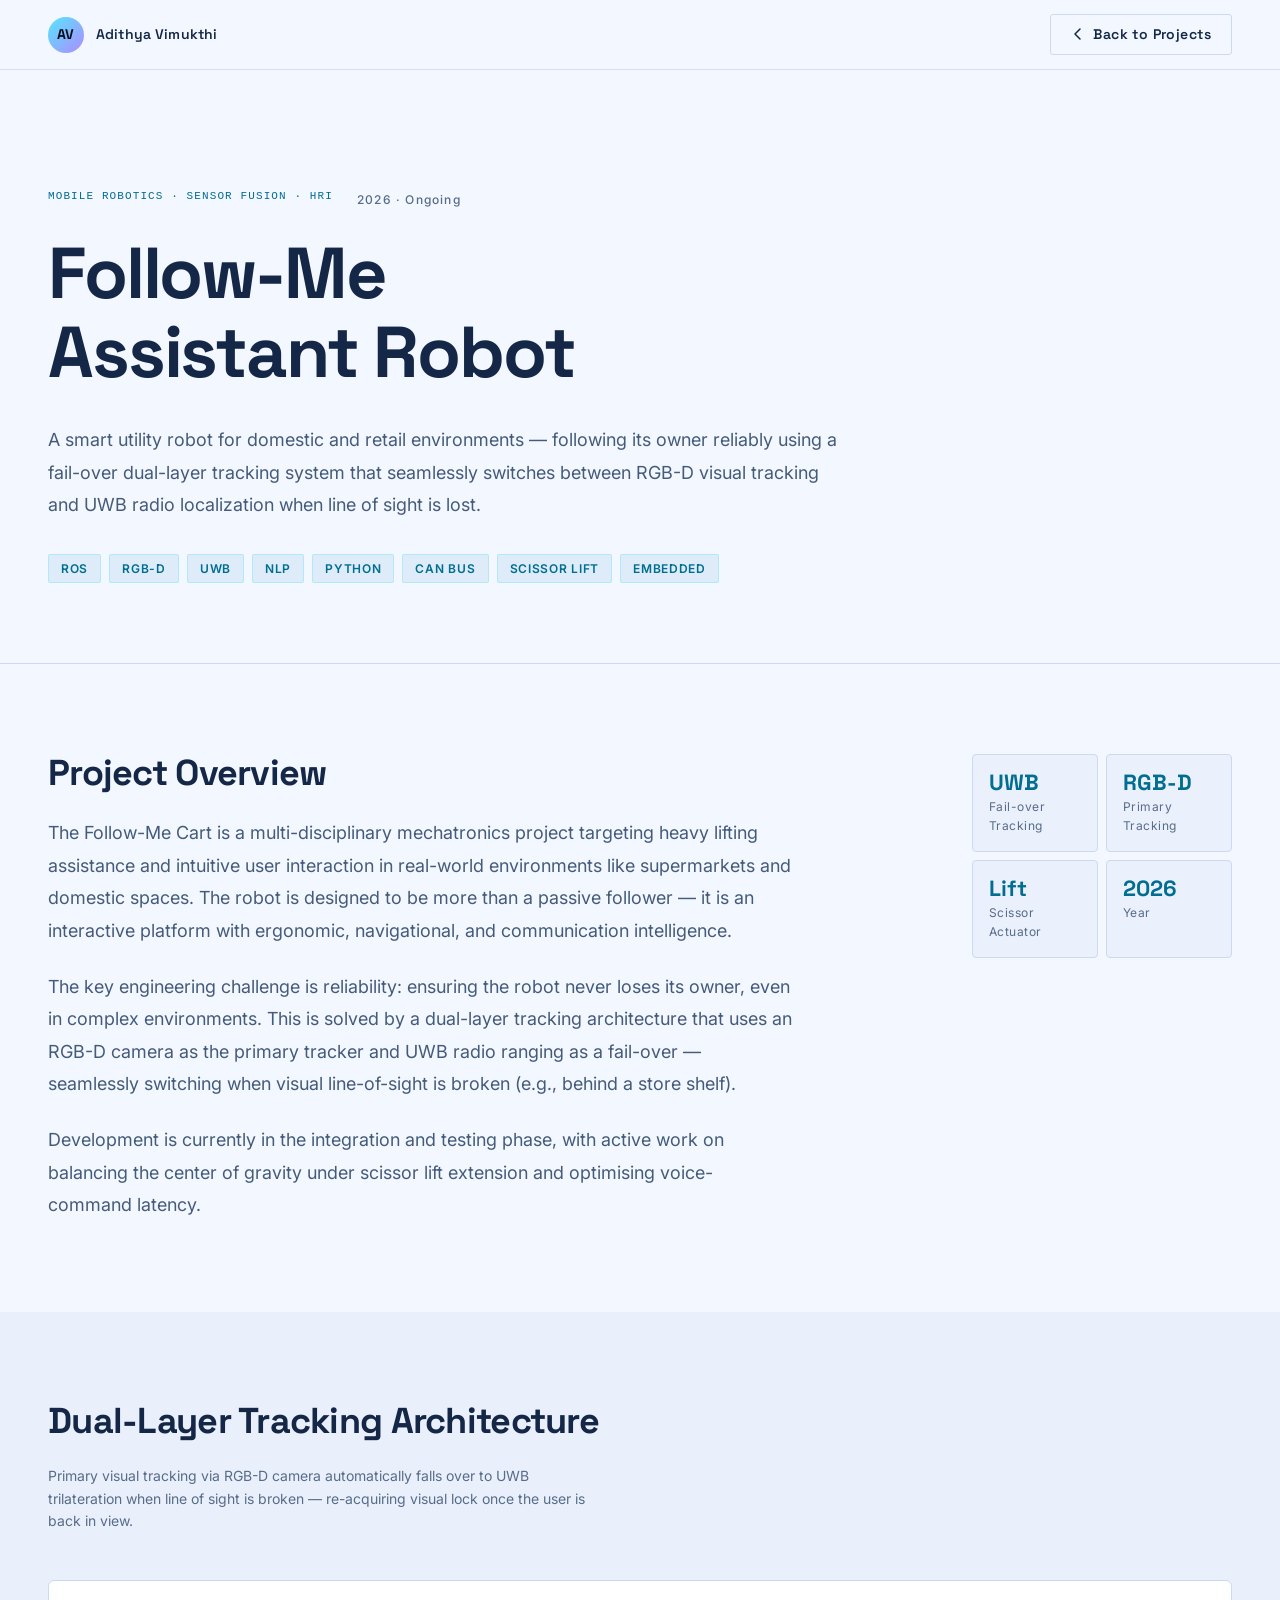
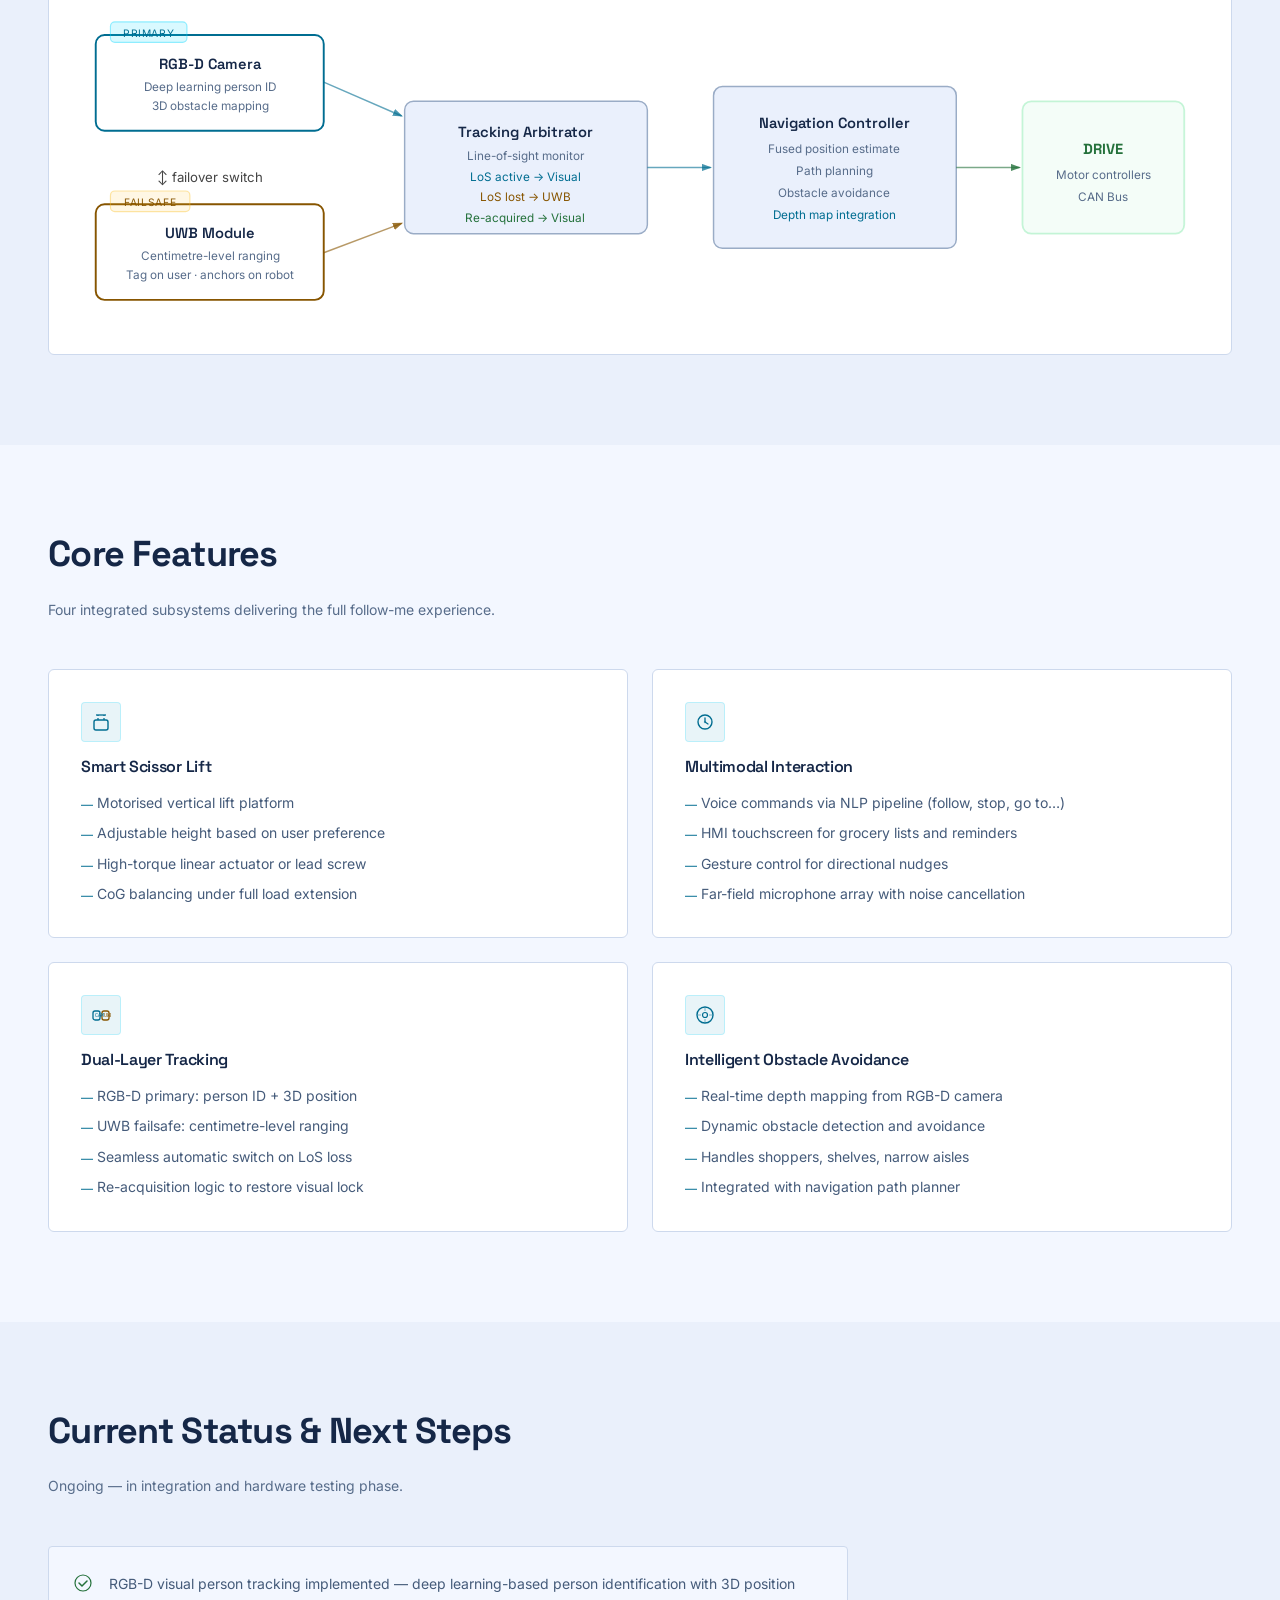
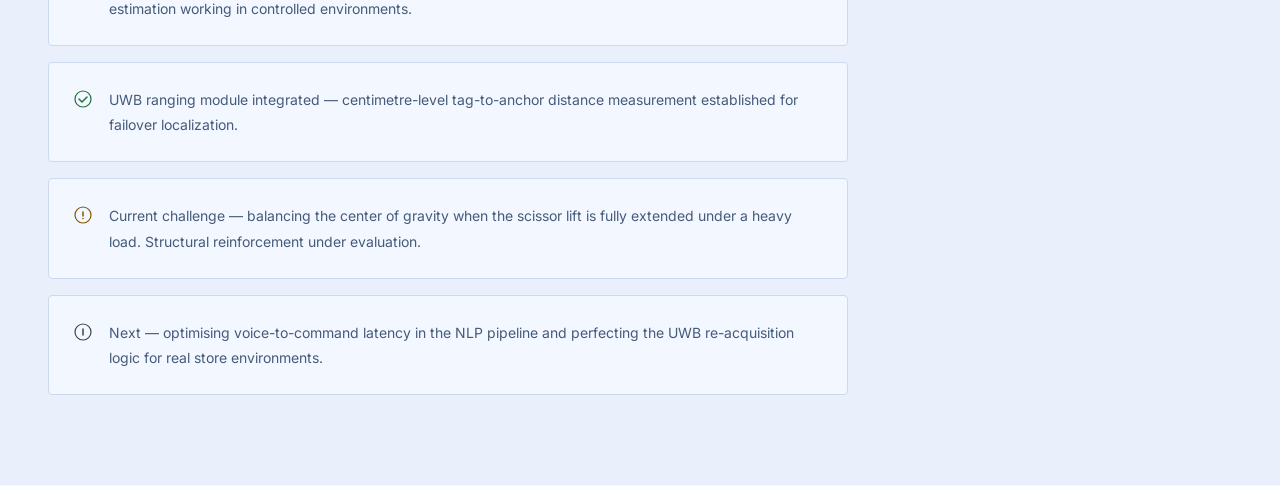
<file: followcart.html>
<!DOCTYPE html>
<html lang="en">
<head>
  <meta charset="UTF-8" />
  <meta name="viewport" content="width=device-width, initial-scale=1.0" />
  <title>Follow-Me Cart Robot — Adithya Vimukthi</title>
  <meta name="description" content="Smart follow-me utility robot with dual-layer UWB + RGB-D tracking, scissor lift, voice control, NLP pipeline, and intelligent obstacle avoidance." />

  <link rel="preconnect" href="https://fonts.googleapis.com" />
  <link rel="preconnect" href="https://fonts.gstatic.com" crossorigin />
  <link href="https://fonts.googleapis.com/css2?family=Space+Grotesk:wght@300;400;500;600;700&family=Inter:wght@300;400;500;600&display=swap" rel="stylesheet" />

  <link rel="stylesheet" href="style.css" />
  <link rel="stylesheet" href="project.css" />
</head>
<body>

  <!-- NAV -->
  <nav class="nav nav--scrolled" role="navigation" aria-label="Main navigation">
    <div class="nav__inner container">
      <a href="index.html" class="nav__logo" aria-label="Back to portfolio">
        <span class="nav__logo-mark">AV</span>
        <span class="nav__logo-name">Adithya Vimukthi</span>
      </a>
      <a href="index.html#projects" class="btn btn--ghost" style="font-size:var(--fs-sm);padding:0.5rem 1.25rem;">
        <svg width="14" height="14" viewBox="0 0 14 14" fill="none" aria-hidden="true">
          <path d="M9 2L4 7l5 5" stroke="currentColor" stroke-width="1.5" stroke-linecap="round" stroke-linejoin="round"/>
        </svg>
        Back to Projects
      </a>
    </div>
  </nav>

  <main style="padding-top:var(--nav-height);">

    <!-- HERO -->
    <section class="proj-hero">
      <div class="container">
        <div class="proj-hero__meta reveal">
          <span class="section__label">Mobile Robotics · Sensor Fusion · HRI</span>
          <span class="proj-hero__year">2026 · Ongoing</span>
        </div>
        <h1 class="proj-hero__title reveal">Follow-Me<br />Assistant Robot</h1>
        <p class="proj-hero__lead reveal">
          A smart utility robot for domestic and retail environments — following its owner reliably
          using a fail-over dual-layer tracking system that seamlessly switches between RGB-D visual
          tracking and UWB radio localization when line of sight is lost.
        </p>
        <ul class="proj-hero__tags reveal" role="list">
          <li>ROS</li><li>RGB-D</li><li>UWB</li><li>NLP</li><li>Python</li>
          <li>CAN Bus</li><li>Scissor Lift</li><li>Embedded</li>
        </ul>
      </div>
    </section>

    <!-- OVERVIEW -->
    <section class="proj-section section">
      <div class="container proj-grid">
        <div class="proj-content reveal">
          <h2 class="proj-section__title">Project Overview</h2>
          <p>
            The Follow-Me Cart is a multi-disciplinary mechatronics project targeting heavy lifting
            assistance and intuitive user interaction in real-world environments like supermarkets
            and domestic spaces. The robot is designed to be more than a passive follower — it is
            an interactive platform with ergonomic, navigational, and communication intelligence.
          </p>
          <p>
            The key engineering challenge is reliability: ensuring the robot never loses its owner,
            even in complex environments. This is solved by a dual-layer tracking architecture that
            uses an RGB-D camera as the primary tracker and UWB radio ranging as a fail-over —
            seamlessly switching when visual line-of-sight is broken (e.g., behind a store shelf).
          </p>
          <p>
            Development is currently in the integration and testing phase, with active work on
            balancing the center of gravity under scissor lift extension and optimising
            voice-command latency.
          </p>
        </div>
        <aside class="proj-sidebar reveal">
          <div class="proj-stat-group">
            <div class="proj-stat"><span class="proj-stat__val">UWB</span><span class="proj-stat__key">Fail-over Tracking</span></div>
            <div class="proj-stat"><span class="proj-stat__val">RGB-D</span><span class="proj-stat__key">Primary Tracking</span></div>
            <div class="proj-stat"><span class="proj-stat__val">Lift</span><span class="proj-stat__key">Scissor Actuator</span></div>
            <div class="proj-stat"><span class="proj-stat__val">2026</span><span class="proj-stat__key">Year</span></div>
          </div>
        </aside>
      </div>
    </section>

    <!-- TRACKING ARCHITECTURE -->
    <section class="proj-section section section--alt">
      <div class="container">
        <h2 class="proj-section__title reveal">Dual-Layer Tracking Architecture</h2>
        <p class="proj-section__sub reveal">
          Primary visual tracking via RGB-D camera automatically falls over to UWB trilateration
          when line of sight is broken — re-acquiring visual lock once the user is back in view.
        </p>
        <div class="diagram-wrap reveal">
          <svg viewBox="0 0 760 210" xmlns="http://www.w3.org/2000/svg" class="diagram" aria-label="Dual-layer tracking architecture" role="img">
            <defs>
              <marker id="aFC" markerWidth="7" markerHeight="5" refX="6" refY="2.5" orient="auto">
                <path d="M0,0 L0,5 L7,2.5 z" fill="#006d91" opacity="0.7"/>
              </marker>
              <marker id="aFCy" markerWidth="7" markerHeight="5" refX="6" refY="2.5" orient="auto">
                <path d="M0,0 L0,5 L7,2.5 z" fill="#875500" opacity="0.8"/>
              </marker>
              <marker id="aFCg" markerWidth="7" markerHeight="5" refX="6" refY="2.5" orient="auto">
                <path d="M0,0 L0,5 L7,2.5 z" fill="#24713b" opacity="0.8"/>
              </marker>
            </defs>

            <!-- RGB-D Sensor (primary) -->
            <rect x="10" y="15" width="155" height="65" rx="6" fill="#ffffff" stroke="#006d91" stroke-width="1.3"/>
            <text x="88" y="38" font-family="Space Grotesk,sans-serif" font-size="10" fill="#152747" text-anchor="middle" font-weight="600">RGB-D Camera</text>
            <text x="88" y="53" font-family="Inter,sans-serif" font-size="8" fill="#576c8a" text-anchor="middle">Deep learning person ID</text>
            <text x="88" y="66" font-family="Inter,sans-serif" font-size="8" fill="#576c8a" text-anchor="middle">3D obstacle mapping</text>
            <rect x="20" y="6" width="52" height="14" rx="3" fill="rgba(0,212,255,0.15)" stroke="rgba(0,212,255,0.4)" stroke-width="0.8"/>
            <text x="46" y="16" font-family="Inter,sans-serif" font-size="7" fill="#006d91" text-anchor="middle" letter-spacing="0.06em">PRIMARY</text>

            <!-- UWB Sensor (failsafe) -->
            <rect x="10" y="130" width="155" height="65" rx="6" fill="#ffffff" stroke="#875500" stroke-width="1.3"/>
            <text x="88" y="153" font-family="Space Grotesk,sans-serif" font-size="10" fill="#152747" text-anchor="middle" font-weight="600">UWB Module</text>
            <text x="88" y="168" font-family="Inter,sans-serif" font-size="8" fill="#576c8a" text-anchor="middle">Centimetre-level ranging</text>
            <text x="88" y="181" font-family="Inter,sans-serif" font-size="8" fill="#576c8a" text-anchor="middle">Tag on user · anchors on robot</text>
            <rect x="20" y="121" width="54" height="14" rx="3" fill="rgba(251,191,36,0.12)" stroke="rgba(251,191,36,0.4)" stroke-width="0.8"/>
            <text x="47" y="131" font-family="Inter,sans-serif" font-size="7" fill="#875500" text-anchor="middle" letter-spacing="0.06em">FAILSAFE</text>

            <!-- Failover decision label in the gap -->
            <text x="88" y="115" font-family="Inter,sans-serif" font-size="9" fill="#444" text-anchor="middle">↕ failover switch</text>

            <!-- Arrows to Tracking Arbitrator -->
            <line x1="165" y1="47" x2="218" y2="70" stroke="#006d91" stroke-width="1" stroke-opacity="0.6" marker-end="url(#aFC)"/>
            <line x1="165" y1="163" x2="218" y2="143" stroke="#875500" stroke-width="1" stroke-opacity="0.6" marker-end="url(#aFCy)"/>

            <!-- Tracking Arbitrator / LoS Monitor -->
            <rect x="220" y="60" width="165" height="90" rx="6" fill="#eaf0fc" stroke="#9aacc6"/>
            <text x="302" y="84" font-family="Space Grotesk,sans-serif" font-size="10" fill="#152747" text-anchor="middle" font-weight="600">Tracking Arbitrator</text>
            <text x="302" y="100" font-family="Inter,sans-serif" font-size="8" fill="#576c8a" text-anchor="middle">Line-of-sight monitor</text>
            <text x="302" y="114" font-family="Inter,sans-serif" font-size="8" fill="#006d91" text-anchor="middle" opacity="0.7">LoS active → Visual</text>
            <text x="302" y="128" font-family="Inter,sans-serif" font-size="8" fill="#875500" text-anchor="middle" opacity="0.7">LoS lost   → UWB</text>
            <text x="302" y="142" font-family="Inter,sans-serif" font-size="8" fill="#24713b" text-anchor="middle" opacity="0.7">Re-acquired → Visual</text>

            <!-- Arrow to Navigation Controller -->
            <line x1="385" y1="105" x2="428" y2="105" stroke="#006d91" stroke-width="1" stroke-opacity="0.6" marker-end="url(#aFC)"/>

            <!-- Navigation Controller -->
            <rect x="430" y="50" width="165" height="110" rx="6" fill="#eaf0fc" stroke="#9aacc6"/>
            <text x="512" y="78" font-family="Space Grotesk,sans-serif" font-size="10" fill="#152747" text-anchor="middle" font-weight="600">Navigation Controller</text>
            <text x="512" y="95" font-family="Inter,sans-serif" font-size="8" fill="#576c8a" text-anchor="middle">Fused position estimate</text>
            <text x="512" y="110" font-family="Inter,sans-serif" font-size="8" fill="#576c8a" text-anchor="middle">Path planning</text>
            <text x="512" y="125" font-family="Inter,sans-serif" font-size="8" fill="#576c8a" text-anchor="middle">Obstacle avoidance</text>
            <text x="512" y="140" font-family="Inter,sans-serif" font-size="8" fill="#006d91" text-anchor="middle" opacity="0.6">Depth map integration</text>

            <!-- Arrow to Drive -->
            <line x1="595" y1="105" x2="638" y2="105" stroke="#24713b" stroke-width="1" stroke-opacity="0.6" marker-end="url(#aFCg)"/>

            <!-- Drive System -->
            <rect x="640" y="60" width="110" height="90" rx="6" fill="rgba(74,222,128,0.06)" stroke="rgba(74,222,128,0.3)" stroke-width="1.2"/>
            <text x="695" y="96" font-family="Space Grotesk,sans-serif" font-size="10" fill="#24713b" text-anchor="middle" font-weight="700">DRIVE</text>
            <text x="695" y="113" font-family="Inter,sans-serif" font-size="8" fill="#576c8a" text-anchor="middle">Motor controllers</text>
            <text x="695" y="128" font-family="Inter,sans-serif" font-size="8" fill="#576c8a" text-anchor="middle">CAN Bus</text>
          </svg>
        </div>
      </div>
    </section>

    <!-- CORE FEATURES -->
    <section class="proj-section section">
      <div class="container">
        <h2 class="proj-section__title reveal">Core Features</h2>
        <p class="proj-section__sub reveal">Four integrated subsystems delivering the full follow-me experience.</p>
        <div class="proj-details-grid reveal">

          <div class="proj-detail-card">
            <div class="proj-detail-card__icon">
              <svg width="20" height="20" viewBox="0 0 20 20" fill="none" aria-hidden="true">
                <rect x="3" y="8" width="14" height="10" rx="2" stroke="#006d91" stroke-width="1.4"/>
                <line x1="7" y1="8" x2="7" y2="3" stroke="#006d91" stroke-width="1.3" stroke-dasharray="2 2"/>
                <line x1="13" y1="8" x2="13" y2="3" stroke="#006d91" stroke-width="1.3" stroke-dasharray="2 2"/>
                <line x1="5" y1="3" x2="15" y2="3" stroke="#006d91" stroke-width="1.3"/>
              </svg>
            </div>
            <h3 class="proj-detail-card__title">Smart Scissor Lift</h3>
            <ul class="proj-detail-card__list">
              <li>Motorised vertical lift platform</li>
              <li>Adjustable height based on user preference</li>
              <li>High-torque linear actuator or lead screw</li>
              <li>CoG balancing under full load extension</li>
            </ul>
          </div>

          <div class="proj-detail-card">
            <div class="proj-detail-card__icon">
              <svg width="20" height="20" viewBox="0 0 20 20" fill="none" aria-hidden="true">
                <circle cx="10" cy="10" r="7" stroke="#006d91" stroke-width="1.4"/>
                <path d="M10 6v4l3 2" stroke="#006d91" stroke-width="1.3" stroke-linecap="round"/>
                <circle cx="10" cy="10" r="1.2" fill="#006d91" fill-opacity="0.5"/>
              </svg>
            </div>
            <h3 class="proj-detail-card__title">Multimodal Interaction</h3>
            <ul class="proj-detail-card__list">
              <li>Voice commands via NLP pipeline (follow, stop, go to…)</li>
              <li>HMI touchscreen for grocery lists and reminders</li>
              <li>Gesture control for directional nudges</li>
              <li>Far-field microphone array with noise cancellation</li>
            </ul>
          </div>

          <div class="proj-detail-card">
            <div class="proj-detail-card__icon">
              <svg width="20" height="20" viewBox="0 0 20 20" fill="none" aria-hidden="true">
                <rect x="2" y="6" width="7" height="9" rx="2" stroke="#006d91" stroke-width="1.3"/>
                <rect x="11" y="6" width="7" height="9" rx="2" stroke="#875500" stroke-width="1.3"/>
                <path d="M9 10.5h2" stroke="#576c8a" stroke-width="1" stroke-dasharray="2 1"/>
                <text x="4" y="12" font-family="monospace" font-size="5" fill="#006d91">CAM</text>
                <text x="13" y="12" font-family="monospace" font-size="5" fill="#875500">UWB</text>
              </svg>
            </div>
            <h3 class="proj-detail-card__title">Dual-Layer Tracking</h3>
            <ul class="proj-detail-card__list">
              <li>RGB-D primary: person ID + 3D position</li>
              <li>UWB failsafe: centimetre-level ranging</li>
              <li>Seamless automatic switch on LoS loss</li>
              <li>Re-acquisition logic to restore visual lock</li>
            </ul>
          </div>

          <div class="proj-detail-card">
            <div class="proj-detail-card__icon">
              <svg width="20" height="20" viewBox="0 0 20 20" fill="none" aria-hidden="true">
                <circle cx="10" cy="10" r="8" stroke="#006d91" stroke-width="1.4"/>
                <path d="M10 3v3M10 14v3M3 10h3M14 10h3" stroke="#006d91" stroke-width="1" stroke-opacity="0.5"/>
                <circle cx="10" cy="10" r="2.5" stroke="#006d91" stroke-width="1.2"/>
              </svg>
            </div>
            <h3 class="proj-detail-card__title">Intelligent Obstacle Avoidance</h3>
            <ul class="proj-detail-card__list">
              <li>Real-time depth mapping from RGB-D camera</li>
              <li>Dynamic obstacle detection and avoidance</li>
              <li>Handles shoppers, shelves, narrow aisles</li>
              <li>Integrated with navigation path planner</li>
            </ul>
          </div>

        </div>
      </div>
    </section>

    <!-- STATUS -->
    <section class="proj-section section section--alt">
      <div class="container">
        <h2 class="proj-section__title reveal">Current Status &amp; Next Steps</h2>
        <p class="proj-section__sub reveal">Ongoing — in integration and hardware testing phase.</p>
        <div class="proj-results reveal">
          <div class="proj-result">
            <svg width="20" height="20" viewBox="0 0 20 20" fill="none" style="flex-shrink:0;margin-top:2px" aria-hidden="true">
              <circle cx="10" cy="10" r="8" stroke="#24713b" stroke-width="1.2"/>
              <path d="M6 10l3 3 5-5" stroke="#24713b" stroke-width="1.5" stroke-linecap="round" stroke-linejoin="round"/>
            </svg>
            <p>RGB-D visual person tracking implemented — deep learning-based person identification with 3D position estimation working in controlled environments.</p>
          </div>
          <div class="proj-result">
            <svg width="20" height="20" viewBox="0 0 20 20" fill="none" style="flex-shrink:0;margin-top:2px" aria-hidden="true">
              <circle cx="10" cy="10" r="8" stroke="#24713b" stroke-width="1.2"/>
              <path d="M6 10l3 3 5-5" stroke="#24713b" stroke-width="1.5" stroke-linecap="round" stroke-linejoin="round"/>
            </svg>
            <p>UWB ranging module integrated — centimetre-level tag-to-anchor distance measurement established for failover localization.</p>
          </div>
          <div class="proj-result">
            <svg width="20" height="20" viewBox="0 0 20 20" fill="none" style="flex-shrink:0;margin-top:2px" aria-hidden="true">
              <circle cx="10" cy="10" r="8" stroke="#875500" stroke-width="1.2"/>
              <line x1="10" y1="7" x2="10" y2="11" stroke="#875500" stroke-width="1.5" stroke-linecap="round"/>
              <circle cx="10" cy="13.5" r="0.8" fill="#875500"/>
            </svg>
            <p>Current challenge — balancing the center of gravity when the scissor lift is fully extended under a heavy load. Structural reinforcement under evaluation.</p>
          </div>
          <div class="proj-result">
            <svg width="20" height="20" viewBox="0 0 20 20" fill="none" style="flex-shrink:0;margin-top:2px" aria-hidden="true">
              <circle cx="10" cy="10" r="8" stroke="#444" stroke-width="1.2"/>
              <line x1="10" y1="7" x2="10" y2="13" stroke="#444" stroke-width="1.5" stroke-linecap="round"/>
            </svg>
            <p>Next — optimising voice-to-command latency in the NLP pipeline and perfecting the UWB re-acquisition logic for real store environments.</p>
          </div>
        </div>
      </div>
    </section>

  </main>

  <script>
    const obs = new IntersectionObserver(
      entries => entries.forEach(e => {
        if (e.isIntersecting) { e.target.classList.add('reveal--visible'); obs.unobserve(e.target); }
      }),
      { threshold: 0.12 }
    );
    document.querySelectorAll('.reveal').forEach(el => obs.observe(el));
  </script>
</body>
</html>
</file>
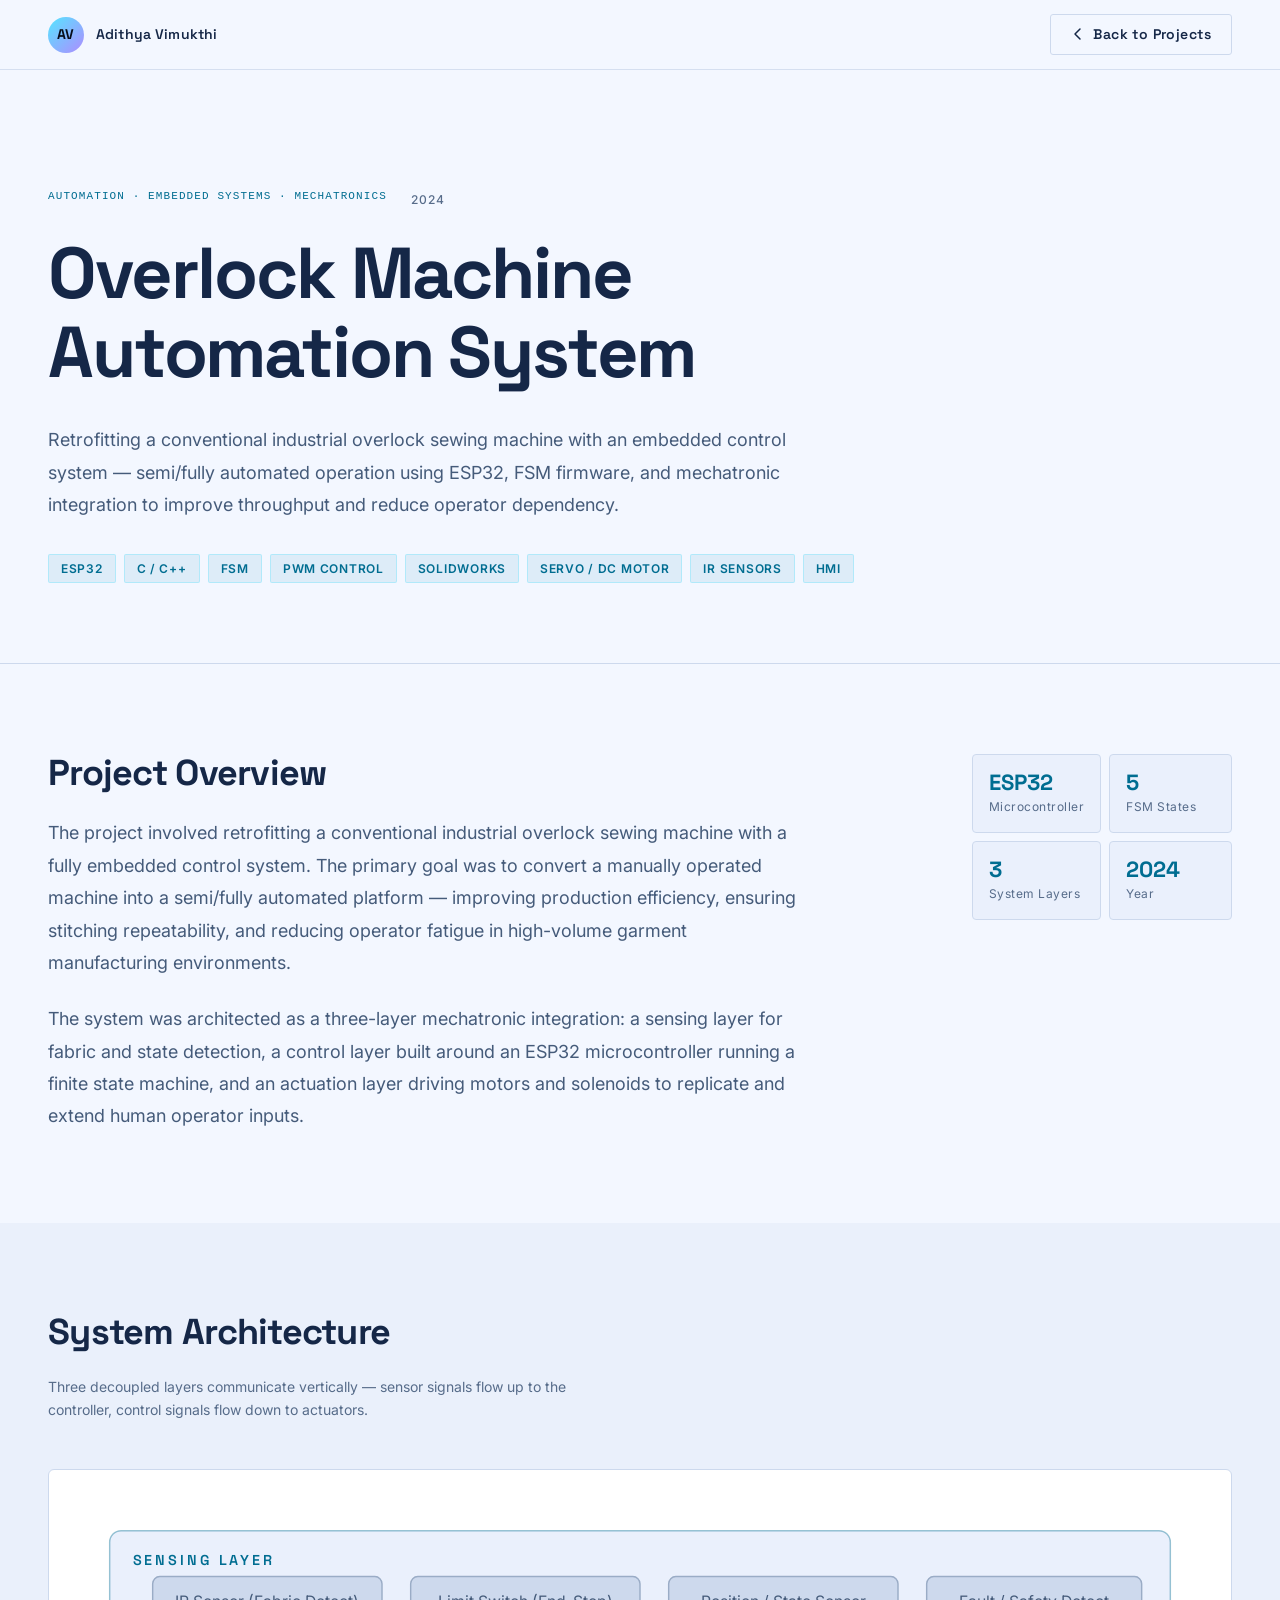
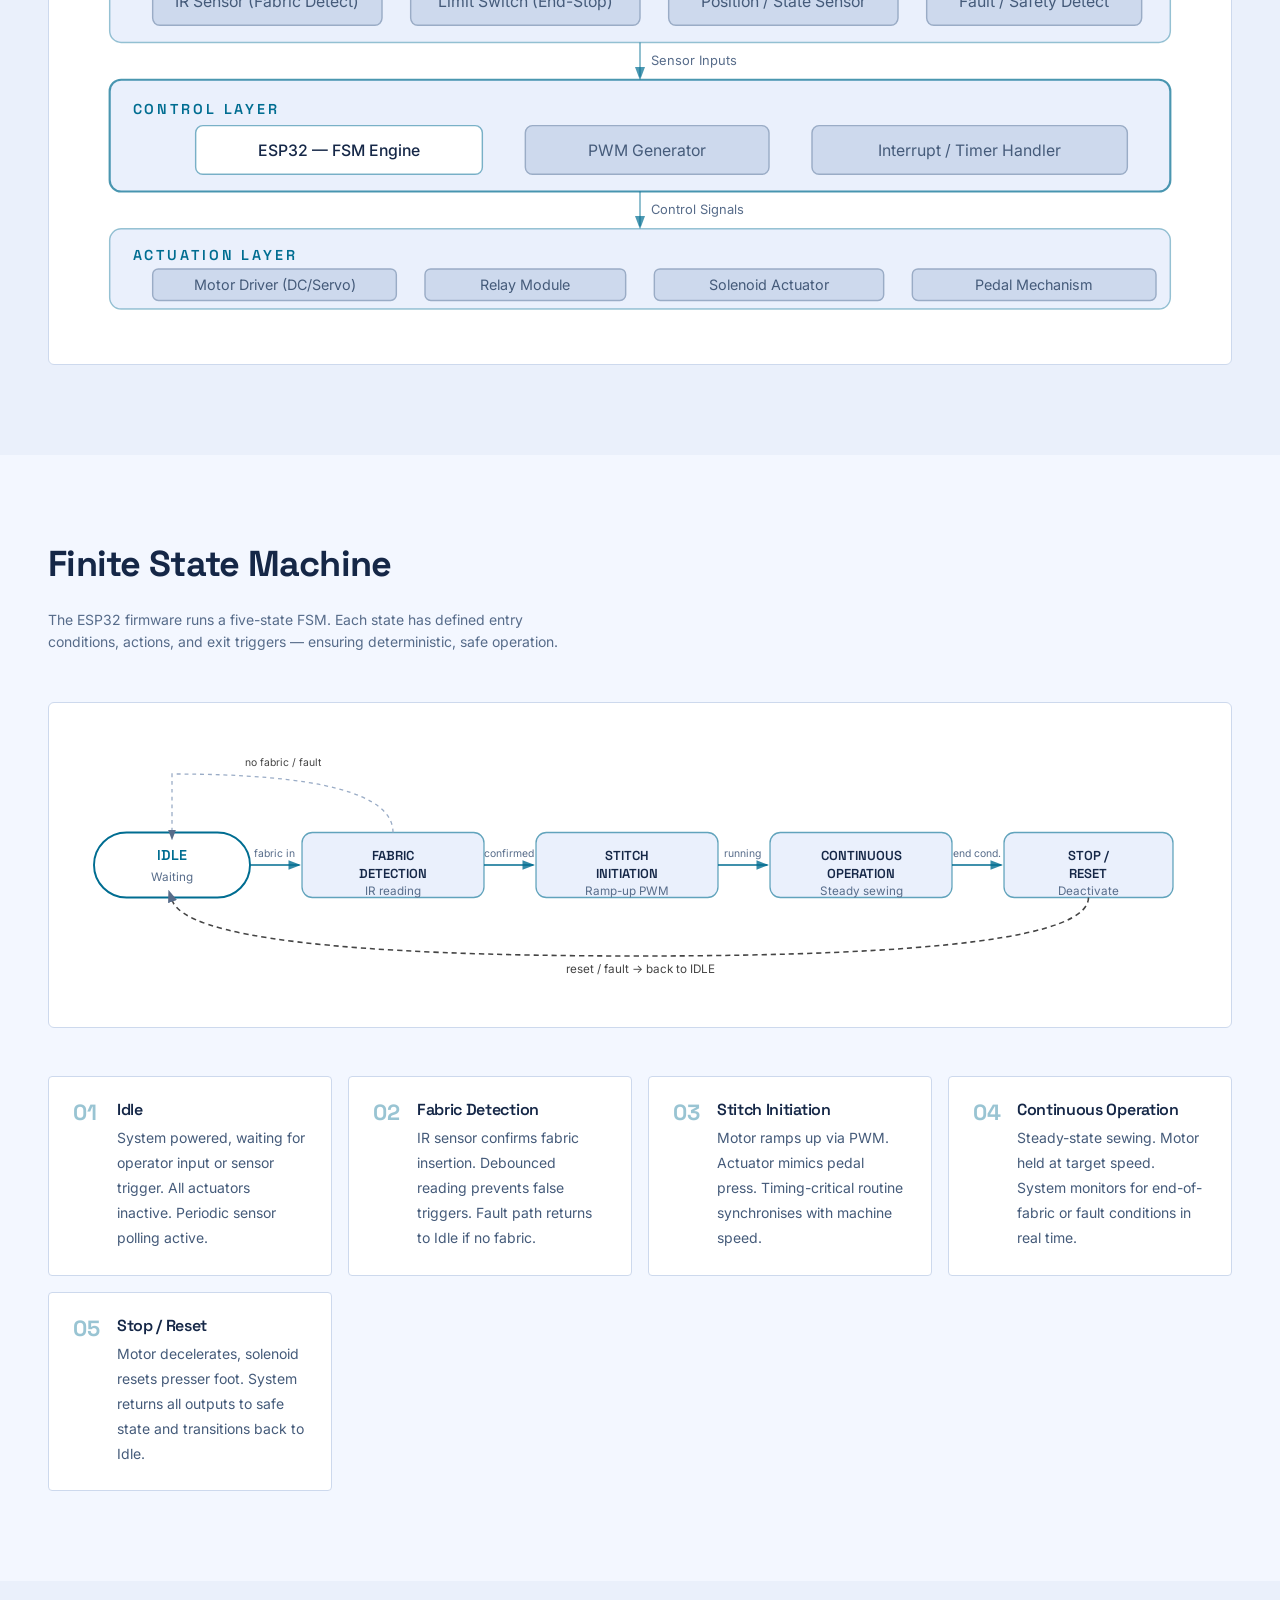
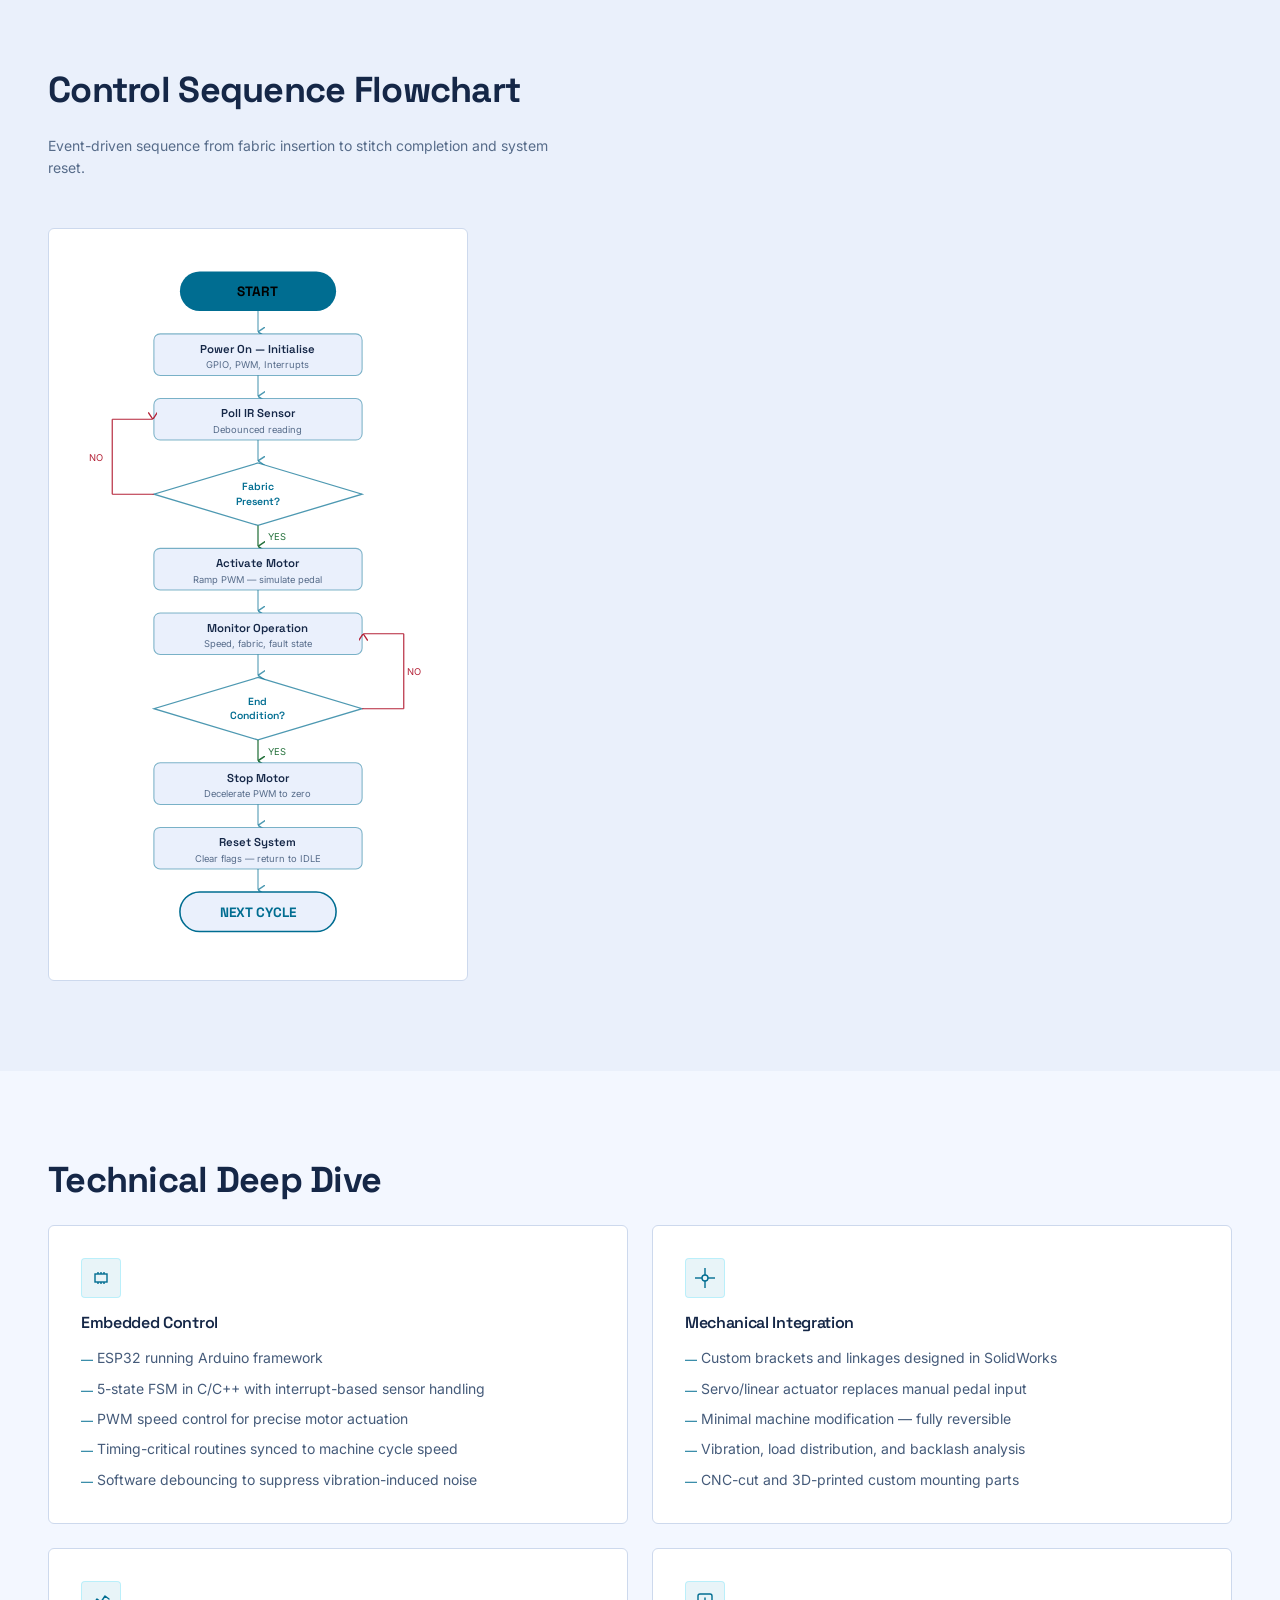
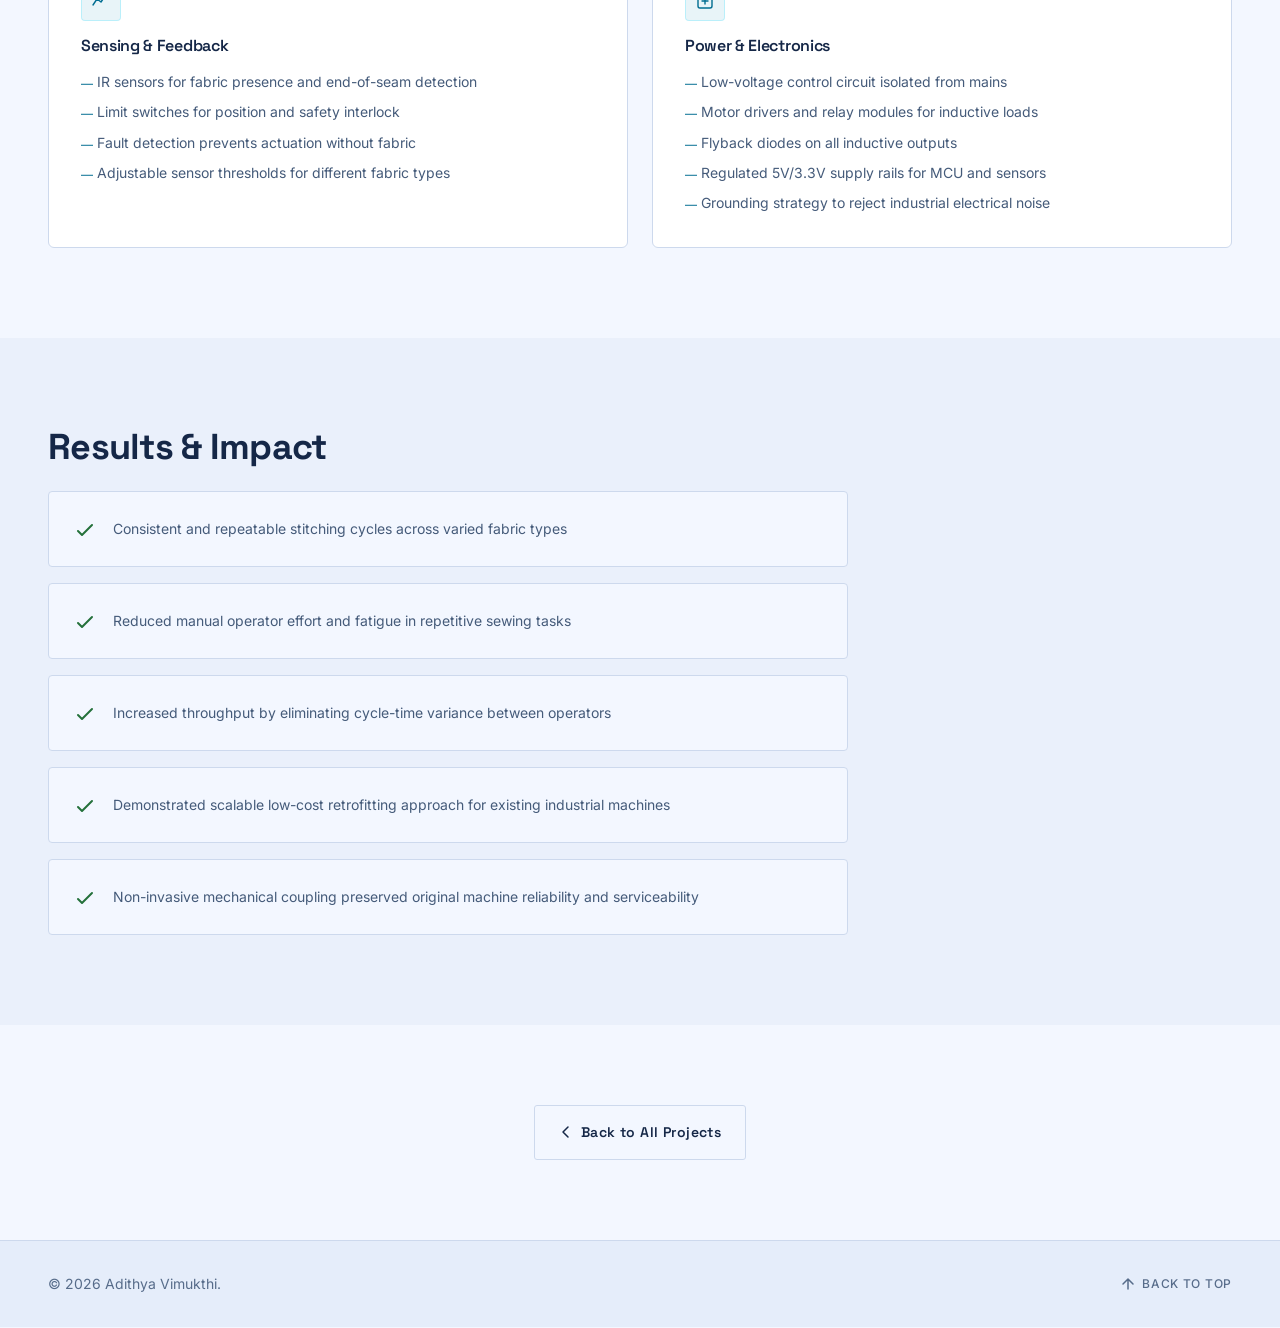
<file: overlock.html>
<!DOCTYPE html>
<html lang="en">
<head>
  <meta charset="UTF-8" />
  <meta name="viewport" content="width=device-width, initial-scale=1.0" />
  <title>Overlock Machine Automation — Adithya Vimukthi</title>
  <meta name="description" content="Full technical breakdown of the Overlock Machine Automation System — ESP32, FSM control, embedded firmware, and mechatronic integration." />

  <link rel="preconnect" href="https://fonts.googleapis.com" />
  <link rel="preconnect" href="https://fonts.gstatic.com" crossorigin />
  <link href="https://fonts.googleapis.com/css2?family=Space+Grotesk:wght@300;400;500;600;700&family=Inter:wght@300;400;500;600&display=swap" rel="stylesheet" />

  <link rel="stylesheet" href="style.css" />
  <link rel="stylesheet" href="project.css" />
</head>
<body>

  <!-- NAV -->
  <nav class="nav nav--scrolled" role="navigation" aria-label="Main navigation">
    <div class="nav__inner container">
      <a href="index.html" class="nav__logo" aria-label="Back to portfolio">
        <span class="nav__logo-mark">AV</span>
        <span class="nav__logo-name">Adithya Vimukthi</span>
      </a>
      <a href="index.html#projects" class="btn btn--ghost" style="font-size:var(--fs-sm);padding:0.5rem 1.25rem;">
        <svg width="14" height="14" viewBox="0 0 14 14" fill="none" aria-hidden="true">
          <path d="M9 2L4 7l5 5" stroke="currentColor" stroke-width="1.5" stroke-linecap="round" stroke-linejoin="round"/>
        </svg>
        Back to Projects
      </a>
    </div>
  </nav>

  <main style="padding-top:var(--nav-height);">

    <!-- HERO -->
    <section class="proj-hero">
      <div class="container">
        <div class="proj-hero__meta reveal">
          <span class="section__label">Automation · Embedded Systems · Mechatronics</span>
          <span class="proj-hero__year">2024</span>
        </div>
        <h1 class="proj-hero__title reveal">Overlock Machine<br />Automation System</h1>
        <p class="proj-hero__lead reveal">
          Retrofitting a conventional industrial overlock sewing machine with an embedded
          control system — semi/fully automated operation using ESP32, FSM firmware,
          and mechatronic integration to improve throughput and reduce operator dependency.
        </p>
        <ul class="proj-hero__tags reveal" role="list">
          <li>ESP32</li><li>C / C++</li><li>FSM</li><li>PWM Control</li>
          <li>SolidWorks</li><li>Servo / DC Motor</li><li>IR Sensors</li><li>HMI</li>
        </ul>
      </div>
    </section>

    <!-- OVERVIEW -->
    <section class="proj-section section">
      <div class="container proj-grid">
        <div class="proj-content reveal">
          <h2 class="proj-section__title">Project Overview</h2>
          <p>
            The project involved retrofitting a conventional industrial overlock sewing machine
            with a fully embedded control system. The primary goal was to convert a manually
            operated machine into a semi/fully automated platform — improving production
            efficiency, ensuring stitching repeatability, and reducing operator fatigue in
            high-volume garment manufacturing environments.
          </p>
          <p>
            The system was architected as a three-layer mechatronic integration: a sensing
            layer for fabric and state detection, a control layer built around an ESP32
            microcontroller running a finite state machine, and an actuation layer driving
            motors and solenoids to replicate and extend human operator inputs.
          </p>
        </div>
        <aside class="proj-sidebar reveal">
          <div class="proj-stat-group">
            <div class="proj-stat"><span class="proj-stat__val">ESP32</span><span class="proj-stat__key">Microcontroller</span></div>
            <div class="proj-stat"><span class="proj-stat__val">5</span><span class="proj-stat__key">FSM States</span></div>
            <div class="proj-stat"><span class="proj-stat__val">3</span><span class="proj-stat__key">System Layers</span></div>
            <div class="proj-stat"><span class="proj-stat__val">2024</span><span class="proj-stat__key">Year</span></div>
          </div>
        </aside>
      </div>
    </section>

    <!-- SYSTEM ARCHITECTURE DIAGRAM -->
    <section class="proj-section section section--alt">
      <div class="container">
        <h2 class="proj-section__title reveal">System Architecture</h2>
        <p class="proj-section__sub reveal">
          Three decoupled layers communicate vertically — sensor signals flow up to the
          controller, control signals flow down to actuators.
        </p>

        <div class="diagram-wrap reveal">
          <svg viewBox="0 0 780 300" xmlns="http://www.w3.org/2000/svg" class="diagram" aria-label="System architecture diagram" role="img">
            <defs>
              <marker id="arrowD" markerWidth="8" markerHeight="8" refX="6" refY="3" orient="auto">
                <path d="M0,0 L0,6 L8,3 z" fill="#006d91" opacity="0.7"/>
              </marker>
            </defs>

            <!-- Layer 1: Sensing -->
            <rect x="20" y="20" width="740" height="78" rx="8" fill="#eaf0fc" stroke="#006d91" stroke-width="1" stroke-opacity="0.4"/>
            <text x="36" y="44" font-family="Space Grotesk,sans-serif" font-size="10" fill="#006d91" letter-spacing="2" font-weight="600" text-transform="uppercase">SENSING LAYER</text>

            <rect x="50"  y="52" width="160" height="34" rx="5" fill="#cdd9ed" stroke="#9aacc6" stroke-width="1"/>
            <text x="130" y="73" font-family="Inter,sans-serif" font-size="11" fill="#455b7a" text-anchor="middle">IR Sensor (Fabric Detect)</text>

            <rect x="230" y="52" width="160" height="34" rx="5" fill="#cdd9ed" stroke="#9aacc6" stroke-width="1"/>
            <text x="310" y="73" font-family="Inter,sans-serif" font-size="11" fill="#455b7a" text-anchor="middle">Limit Switch (End-Stop)</text>

            <rect x="410" y="52" width="160" height="34" rx="5" fill="#cdd9ed" stroke="#9aacc6" stroke-width="1"/>
            <text x="490" y="73" font-family="Inter,sans-serif" font-size="11" fill="#455b7a" text-anchor="middle">Position / State Sensor</text>

            <rect x="590" y="52" width="150" height="34" rx="5" fill="#cdd9ed" stroke="#9aacc6" stroke-width="1"/>
            <text x="665" y="73" font-family="Inter,sans-serif" font-size="11" fill="#455b7a" text-anchor="middle">Fault / Safety Detect</text>

            <!-- Arrow down -->
            <line x1="390" y1="98" x2="390" y2="122" stroke="#006d91" stroke-width="1.2" stroke-opacity="0.5" marker-end="url(#arrowD)"/>
            <text x="398" y="114" font-family="Inter,sans-serif" font-size="9" fill="#576c8a" >Sensor Inputs</text>

            <!-- Layer 2: Control -->
            <rect x="20" y="124" width="740" height="78" rx="8" fill="#eaf0fc" stroke="#006d91" stroke-width="1.5" stroke-opacity="0.7"/>
            <text x="36" y="148" font-family="Space Grotesk,sans-serif" font-size="10" fill="#006d91" letter-spacing="2" font-weight="600">CONTROL LAYER</text>

            <rect x="80" y="156" width="200" height="34" rx="5" fill="#ffffff" stroke="#006d91" stroke-width="1" stroke-opacity="0.5"/>
            <text x="180" y="177" font-family="Inter,sans-serif" font-size="11" fill="#152747" text-anchor="middle" font-weight="500">ESP32 — FSM Engine</text>

            <rect x="310" y="156" width="170" height="34" rx="5" fill="#cdd9ed" stroke="#9aacc6" stroke-width="1"/>
            <text x="395" y="177" font-family="Inter,sans-serif" font-size="11" fill="#455b7a" text-anchor="middle">PWM Generator</text>

            <rect x="510" y="156" width="220" height="34" rx="5" fill="#cdd9ed" stroke="#9aacc6" stroke-width="1"/>
            <text x="620" y="177" font-family="Inter,sans-serif" font-size="11" fill="#455b7a" text-anchor="middle">Interrupt / Timer Handler</text>

            <!-- Arrow down -->
            <line x1="390" y1="202" x2="390" y2="226" stroke="#006d91" stroke-width="1.2" stroke-opacity="0.5" marker-end="url(#arrowD)"/>
            <text x="398" y="218" font-family="Inter,sans-serif" font-size="9" fill="#576c8a">Control Signals</text>

            <!-- Layer 3: Actuation -->
            <rect x="20" y="228" width="740" height="56" rx="8" fill="#eaf0fc" stroke="#006d91" stroke-width="1" stroke-opacity="0.4"/>
            <text x="36" y="250" font-family="Space Grotesk,sans-serif" font-size="10" fill="#006d91" letter-spacing="2" font-weight="600">ACTUATION LAYER</text>

            <rect x="50"  y="256" width="170" height="22" rx="4" fill="#cdd9ed" stroke="#9aacc6" stroke-width="1"/>
            <text x="135" y="271" font-family="Inter,sans-serif" font-size="10" fill="#455b7a" text-anchor="middle">Motor Driver (DC/Servo)</text>

            <rect x="240" y="256" width="140" height="22" rx="4" fill="#cdd9ed" stroke="#9aacc6" stroke-width="1"/>
            <text x="310" y="271" font-family="Inter,sans-serif" font-size="10" fill="#455b7a" text-anchor="middle">Relay Module</text>

            <rect x="400" y="256" width="160" height="22" rx="4" fill="#cdd9ed" stroke="#9aacc6" stroke-width="1"/>
            <text x="480" y="271" font-family="Inter,sans-serif" font-size="10" fill="#455b7a" text-anchor="middle">Solenoid Actuator</text>

            <rect x="580" y="256" width="170" height="22" rx="4" fill="#cdd9ed" stroke="#9aacc6" stroke-width="1"/>
            <text x="665" y="271" font-family="Inter,sans-serif" font-size="10" fill="#455b7a" text-anchor="middle">Pedal Mechanism</text>
          </svg>
        </div>
      </div>
    </section>

    <!-- FSM STATE DIAGRAM -->
    <section class="proj-section section">
      <div class="container">
        <h2 class="proj-section__title reveal">Finite State Machine</h2>
        <p class="proj-section__sub reveal">
          The ESP32 firmware runs a five-state FSM. Each state has defined entry conditions,
          actions, and exit triggers — ensuring deterministic, safe operation.
        </p>

        <div class="diagram-wrap reveal">
          <svg viewBox="0 0 860 200" xmlns="http://www.w3.org/2000/svg" class="diagram" aria-label="Finite state machine diagram" role="img">
            <defs>
              <marker id="arrowR" markerWidth="8" markerHeight="6" refX="7" refY="3" orient="auto">
                <path d="M0,0 L0,6 L8,3 z" fill="#006d91" opacity="0.8"/>
              </marker>
              <marker id="arrowL" markerWidth="8" markerHeight="6" refX="1" refY="3" orient="auto-start-reverse">
                <path d="M0,0 L0,6 L8,3 z" fill="#576c8a"/>
              </marker>
            </defs>

            <!-- State boxes -->
            <!-- 1: IDLE -->
            <rect x="10"  y="75" width="120" height="50" rx="25" fill="#ffffff" stroke="#006d91" stroke-width="1.5"/>
            <text x="70"  y="96"  font-family="Space Grotesk,sans-serif" font-size="11" fill="#006d91" text-anchor="middle" font-weight="600">IDLE</text>
            <text x="70"  y="112" font-family="Inter,sans-serif" font-size="9" fill="#576c8a" text-anchor="middle">Waiting</text>

            <!-- 2: FABRIC DETECTION -->
            <rect x="170" y="75" width="140" height="50" rx="8" fill="#eaf0fc" stroke="#006d91" stroke-width="1" stroke-opacity="0.6"/>
            <text x="240" y="96"  font-family="Space Grotesk,sans-serif" font-size="10" fill="#152747" text-anchor="middle" font-weight="600">FABRIC</text>
            <text x="240" y="110" font-family="Space Grotesk,sans-serif" font-size="10" fill="#152747" text-anchor="middle" font-weight="600">DETECTION</text>
            <text x="240" y="123" font-family="Inter,sans-serif" font-size="9" fill="#576c8a" text-anchor="middle">IR reading</text>

            <!-- 3: STITCH INIT -->
            <rect x="350" y="75" width="140" height="50" rx="8" fill="#eaf0fc" stroke="#006d91" stroke-width="1" stroke-opacity="0.6"/>
            <text x="420" y="96"  font-family="Space Grotesk,sans-serif" font-size="10" fill="#152747" text-anchor="middle" font-weight="600">STITCH</text>
            <text x="420" y="110" font-family="Space Grotesk,sans-serif" font-size="10" fill="#152747" text-anchor="middle" font-weight="600">INITIATION</text>
            <text x="420" y="123" font-family="Inter,sans-serif" font-size="9" fill="#576c8a" text-anchor="middle">Ramp-up PWM</text>

            <!-- 4: CONTINUOUS OP -->
            <rect x="530" y="75" width="140" height="50" rx="8" fill="#eaf0fc" stroke="#006d91" stroke-width="1" stroke-opacity="0.6"/>
            <text x="600" y="96"  font-family="Space Grotesk,sans-serif" font-size="10" fill="#152747" text-anchor="middle" font-weight="600">CONTINUOUS</text>
            <text x="600" y="110" font-family="Space Grotesk,sans-serif" font-size="10" fill="#152747" text-anchor="middle" font-weight="600">OPERATION</text>
            <text x="600" y="123" font-family="Inter,sans-serif" font-size="9" fill="#576c8a" text-anchor="middle">Steady sewing</text>

            <!-- 5: STOP/RESET -->
            <rect x="710" y="75" width="130" height="50" rx="8" fill="#eaf0fc" stroke="#006d91" stroke-width="1" stroke-opacity="0.6"/>
            <text x="775" y="96"  font-family="Space Grotesk,sans-serif" font-size="10" fill="#152747" text-anchor="middle" font-weight="600">STOP /</text>
            <text x="775" y="110" font-family="Space Grotesk,sans-serif" font-size="10" fill="#152747" text-anchor="middle" font-weight="600">RESET</text>
            <text x="775" y="123" font-family="Inter,sans-serif" font-size="9" fill="#576c8a" text-anchor="middle">Deactivate</text>

            <!-- Forward arrows -->
            <line x1="130" y1="100" x2="168" y2="100" stroke="#006d91" stroke-width="1.2" marker-end="url(#arrowR)"/>
            <text x="149"  y="94" font-family="Inter,sans-serif" font-size="8" fill="#576c8a" text-anchor="middle">fabric in</text>

            <line x1="310" y1="100" x2="348" y2="100" stroke="#006d91" stroke-width="1.2" marker-end="url(#arrowR)"/>
            <text x="329"  y="94" font-family="Inter,sans-serif" font-size="8" fill="#576c8a" text-anchor="middle">confirmed</text>

            <line x1="490" y1="100" x2="528" y2="100" stroke="#006d91" stroke-width="1.2" marker-end="url(#arrowR)"/>
            <text x="509"  y="94" font-family="Inter,sans-serif" font-size="8" fill="#576c8a" text-anchor="middle">running</text>

            <line x1="670" y1="100" x2="708" y2="100" stroke="#006d91" stroke-width="1.2" marker-end="url(#arrowR)"/>
            <text x="689"  y="94" font-family="Inter,sans-serif" font-size="8" fill="#576c8a" text-anchor="middle">end cond.</text>

            <!-- Reset arc back to IDLE -->
            <path d="M 775 125 Q 775 170 430 170 Q 85 170 70 127" fill="none" stroke="#444" stroke-width="1.2" stroke-dasharray="4 3" marker-end="url(#arrowL)"/>
            <text x="430" y="183" font-family="Inter,sans-serif" font-size="9" fill="#444" text-anchor="middle">reset / fault → back to IDLE</text>

            <!-- Fault from FABRIC DETECTION back to IDLE -->
            <path d="M 240 75 Q 240 30 70 30 Q 70 30 70 74" fill="none" stroke="#9aacc6" stroke-width="1" stroke-dasharray="3 3" marker-end="url(#arrowL)"/>
            <text x="155" y="24" font-family="Inter,sans-serif" font-size="8" fill="#444" text-anchor="middle">no fabric / fault</text>
          </svg>
        </div>

        <!-- FSM State descriptions -->
        <div class="fsm-states reveal">
          <div class="fsm-state">
            <span class="fsm-state__num">01</span>
            <div>
              <h4 class="fsm-state__name">Idle</h4>
              <p>System powered, waiting for operator input or sensor trigger. All actuators inactive. Periodic sensor polling active.</p>
            </div>
          </div>
          <div class="fsm-state">
            <span class="fsm-state__num">02</span>
            <div>
              <h4 class="fsm-state__name">Fabric Detection</h4>
              <p>IR sensor confirms fabric insertion. Debounced reading prevents false triggers. Fault path returns to Idle if no fabric.</p>
            </div>
          </div>
          <div class="fsm-state">
            <span class="fsm-state__num">03</span>
            <div>
              <h4 class="fsm-state__name">Stitch Initiation</h4>
              <p>Motor ramps up via PWM. Actuator mimics pedal press. Timing-critical routine synchronises with machine speed.</p>
            </div>
          </div>
          <div class="fsm-state">
            <span class="fsm-state__num">04</span>
            <div>
              <h4 class="fsm-state__name">Continuous Operation</h4>
              <p>Steady-state sewing. Motor held at target speed. System monitors for end-of-fabric or fault conditions in real time.</p>
            </div>
          </div>
          <div class="fsm-state">
            <span class="fsm-state__num">05</span>
            <div>
              <h4 class="fsm-state__name">Stop / Reset</h4>
              <p>Motor decelerates, solenoid resets presser foot. System returns all outputs to safe state and transitions back to Idle.</p>
            </div>
          </div>
        </div>
      </div>
    </section>

    <!-- CONTROL FLOW -->
    <section class="proj-section section section--alt">
      <div class="container">
        <h2 class="proj-section__title reveal">Control Sequence Flowchart</h2>
        <p class="proj-section__sub reveal">Event-driven sequence from fabric insertion to stitch completion and system reset.</p>

        <div class="diagram-wrap diagram-wrap--narrow reveal">
          <svg viewBox="0 0 340 660" xmlns="http://www.w3.org/2000/svg" class="diagram" aria-label="Control sequence flowchart" role="img">
            <defs>
              <marker id="arrowDown" markerWidth="8" markerHeight="6" refX="4" refY="6" orient="auto">
                <path d="M0,0 L4,6 L8,0" fill="none" stroke="#006d91" stroke-width="1.2" stroke-opacity="0.7"/>
              </marker>
              <marker id="arrowDownG" markerWidth="8" markerHeight="6" refX="4" refY="6" orient="auto">
                <path d="M0,0 L4,6 L8,0" fill="none" stroke="#24713b" stroke-width="1.2"/>
              </marker>
              <marker id="arrowDownR" markerWidth="8" markerHeight="6" refX="4" refY="6" orient="auto">
                <path d="M0,0 L4,6 L8,0" fill="none" stroke="#b42338" stroke-width="1.2"/>
              </marker>
            </defs>

            <!-- START -->
            <rect x="95" y="10" width="150" height="38" rx="19" fill="#006d91" />
            <text x="170" y="34" font-family="Space Grotesk,sans-serif" font-size="13" fill="#000" text-anchor="middle" font-weight="700">START</text>
            <line x1="170" y1="48" x2="170" y2="68" stroke="#006d91" stroke-width="1.2" stroke-opacity="0.6" marker-end="url(#arrowDown)"/>

            <!-- POWER ON / INIT -->
            <rect x="70" y="70" width="200" height="40" rx="6" fill="#eaf0fc" stroke="#006d91" stroke-width="1" stroke-opacity="0.5"/>
            <text x="170" y="88" font-family="Space Grotesk,sans-serif" font-size="11" fill="#152747" text-anchor="middle" font-weight="600">Power On — Initialise</text>
            <text x="170" y="103" font-family="Inter,sans-serif" font-size="9" fill="#576c8a" text-anchor="middle">GPIO, PWM, Interrupts</text>
            <line x1="170" y1="110" x2="170" y2="130" stroke="#006d91" stroke-width="1.2" stroke-opacity="0.6" marker-end="url(#arrowDown)"/>

            <!-- DETECT FABRIC -->
            <rect x="70" y="132" width="200" height="40" rx="6" fill="#eaf0fc" stroke="#006d91" stroke-width="1" stroke-opacity="0.5"/>
            <text x="170" y="150" font-family="Space Grotesk,sans-serif" font-size="11" fill="#152747" text-anchor="middle" font-weight="600">Poll IR Sensor</text>
            <text x="170" y="165" font-family="Inter,sans-serif" font-size="9" fill="#576c8a" text-anchor="middle">Debounced reading</text>
            <line x1="170" y1="172" x2="170" y2="192" stroke="#006d91" stroke-width="1.2" stroke-opacity="0.6" marker-end="url(#arrowDown)"/>

            <!-- DECISION: Fabric present? -->
            <polygon points="170,194 270,224 170,254 70,224" fill="#ffffff" stroke="#006d91" stroke-width="1.2" stroke-opacity="0.7"/>
            <text x="170" y="220" font-family="Space Grotesk,sans-serif" font-size="10" fill="#006d91" text-anchor="middle" font-weight="600">Fabric</text>
            <text x="170" y="234" font-family="Space Grotesk,sans-serif" font-size="10" fill="#006d91" text-anchor="middle" font-weight="600">Present?</text>

            <!-- NO branch — loop back -->
            <line x1="70" y1="224" x2="30" y2="224" stroke="#b42338" stroke-width="1.1"/>
            <line x1="30" y1="224" x2="30" y2="152" stroke="#b42338" stroke-width="1.1"/>
            <line x1="30" y1="152" x2="69" y2="152" stroke="#b42338" stroke-width="1.1" marker-end="url(#arrowDownR)"/>
            <text x="14" y="192" font-family="Inter,sans-serif" font-size="9" fill="#b42338" text-anchor="middle">NO</text>

            <!-- YES -->
            <line x1="170" y1="254" x2="170" y2="274" stroke="#24713b" stroke-width="1.2" marker-end="url(#arrowDownG)"/>
            <text x="180" y="268" font-family="Inter,sans-serif" font-size="9" fill="#24713b">YES</text>

            <!-- ACTIVATE MOTOR -->
            <rect x="70" y="276" width="200" height="40" rx="6" fill="#eaf0fc" stroke="#006d91" stroke-width="1" stroke-opacity="0.5"/>
            <text x="170" y="294" font-family="Space Grotesk,sans-serif" font-size="11" fill="#152747" text-anchor="middle" font-weight="600">Activate Motor</text>
            <text x="170" y="309" font-family="Inter,sans-serif" font-size="9" fill="#576c8a" text-anchor="middle">Ramp PWM — simulate pedal</text>
            <line x1="170" y1="316" x2="170" y2="336" stroke="#006d91" stroke-width="1.2" stroke-opacity="0.6" marker-end="url(#arrowDown)"/>

            <!-- MONITOR -->
            <rect x="70" y="338" width="200" height="40" rx="6" fill="#eaf0fc" stroke="#006d91" stroke-width="1" stroke-opacity="0.5"/>
            <text x="170" y="356" font-family="Space Grotesk,sans-serif" font-size="11" fill="#152747" text-anchor="middle" font-weight="600">Monitor Operation</text>
            <text x="170" y="371" font-family="Inter,sans-serif" font-size="9" fill="#576c8a" text-anchor="middle">Speed, fabric, fault state</text>
            <line x1="170" y1="378" x2="170" y2="398" stroke="#006d91" stroke-width="1.2" stroke-opacity="0.6" marker-end="url(#arrowDown)"/>

            <!-- DECISION: End condition? -->
            <polygon points="170,400 270,430 170,460 70,430" fill="#ffffff" stroke="#006d91" stroke-width="1.2" stroke-opacity="0.7"/>
            <text x="170" y="426" font-family="Space Grotesk,sans-serif" font-size="10" fill="#006d91" text-anchor="middle" font-weight="600">End</text>
            <text x="170" y="440" font-family="Space Grotesk,sans-serif" font-size="10" fill="#006d91" text-anchor="middle" font-weight="600">Condition?</text>

            <!-- NO — keep running -->
            <line x1="270" y1="430" x2="310" y2="430" stroke="#b42338" stroke-width="1.1"/>
            <line x1="310" y1="430" x2="310" y2="358" stroke="#b42338" stroke-width="1.1"/>
            <line x1="310" y1="358" x2="271" y2="358" stroke="#b42338" stroke-width="1.1" marker-end="url(#arrowDownR)"/>
            <text x="320" y="398" font-family="Inter,sans-serif" font-size="9" fill="#b42338" text-anchor="middle">NO</text>

            <!-- YES -->
            <line x1="170" y1="460" x2="170" y2="480" stroke="#24713b" stroke-width="1.2" marker-end="url(#arrowDownG)"/>
            <text x="180" y="474" font-family="Inter,sans-serif" font-size="9" fill="#24713b">YES</text>

            <!-- STOP MOTOR -->
            <rect x="70" y="482" width="200" height="40" rx="6" fill="#eaf0fc" stroke="#006d91" stroke-width="1" stroke-opacity="0.5"/>
            <text x="170" y="500" font-family="Space Grotesk,sans-serif" font-size="11" fill="#152747" text-anchor="middle" font-weight="600">Stop Motor</text>
            <text x="170" y="515" font-family="Inter,sans-serif" font-size="9" fill="#576c8a" text-anchor="middle">Decelerate PWM to zero</text>
            <line x1="170" y1="522" x2="170" y2="542" stroke="#006d91" stroke-width="1.2" stroke-opacity="0.6" marker-end="url(#arrowDown)"/>

            <!-- RESET -->
            <rect x="70" y="544" width="200" height="40" rx="6" fill="#eaf0fc" stroke="#006d91" stroke-width="1" stroke-opacity="0.5"/>
            <text x="170" y="562" font-family="Space Grotesk,sans-serif" font-size="11" fill="#152747" text-anchor="middle" font-weight="600">Reset System</text>
            <text x="170" y="577" font-family="Inter,sans-serif" font-size="9" fill="#576c8a" text-anchor="middle">Clear flags — return to IDLE</text>
            <line x1="170" y1="584" x2="170" y2="604" stroke="#006d91" stroke-width="1.2" stroke-opacity="0.6" marker-end="url(#arrowDown)"/>

            <!-- END -->
            <rect x="95" y="606" width="150" height="38" rx="19" fill="#eaf0fc" stroke="#006d91" stroke-width="1.5"/>
            <text x="170" y="630" font-family="Space Grotesk,sans-serif" font-size="13" fill="#006d91" text-anchor="middle" font-weight="700">NEXT CYCLE</text>
          </svg>
        </div>
      </div>
    </section>

    <!-- TECHNICAL DETAILS — two column -->
    <section class="proj-section section">
      <div class="container">
        <h2 class="proj-section__title reveal">Technical Deep Dive</h2>
        <div class="proj-details-grid">

          <div class="proj-detail-card reveal">
            <div class="proj-detail-card__icon" aria-hidden="true">
              <svg width="20" height="20" viewBox="0 0 20 20" fill="none">
                <rect x="4" y="6" width="12" height="8" stroke="var(--accent)" stroke-width="1.4"/>
                <line x1="7" y1="6" x2="7" y2="4" stroke="var(--accent)" stroke-width="1.4"/>
                <line x1="10" y1="6" x2="10" y2="4" stroke="var(--accent)" stroke-width="1.4"/>
                <line x1="13" y1="6" x2="13" y2="4" stroke="var(--accent)" stroke-width="1.4"/>
                <line x1="7" y1="14" x2="7" y2="16" stroke="var(--accent)" stroke-width="1.4"/>
                <line x1="10" y1="14" x2="10" y2="16" stroke="var(--accent)" stroke-width="1.4"/>
                <line x1="13" y1="14" x2="13" y2="16" stroke="var(--accent)" stroke-width="1.4"/>
              </svg>
            </div>
            <h3 class="proj-detail-card__title">Embedded Control</h3>
            <ul class="proj-detail-card__list">
              <li>ESP32 running Arduino framework</li>
              <li>5-state FSM in C/C++ with interrupt-based sensor handling</li>
              <li>PWM speed control for precise motor actuation</li>
              <li>Timing-critical routines synced to machine cycle speed</li>
              <li>Software debouncing to suppress vibration-induced noise</li>
            </ul>
          </div>

          <div class="proj-detail-card reveal">
            <div class="proj-detail-card__icon" aria-hidden="true">
              <svg width="20" height="20" viewBox="0 0 20 20" fill="none">
                <circle cx="10" cy="10" r="3" stroke="var(--accent)" stroke-width="1.4"/>
                <line x1="10" y1="0" x2="10" y2="7" stroke="var(--accent)" stroke-width="1.4"/>
                <line x1="10" y1="13" x2="10" y2="20" stroke="var(--accent)" stroke-width="1.4"/>
                <line x1="0" y1="10" x2="7" y2="10" stroke="var(--accent)" stroke-width="1.4"/>
                <line x1="13" y1="10" x2="20" y2="10" stroke="var(--accent)" stroke-width="1.4"/>
              </svg>
            </div>
            <h3 class="proj-detail-card__title">Mechanical Integration</h3>
            <ul class="proj-detail-card__list">
              <li>Custom brackets and linkages designed in SolidWorks</li>
              <li>Servo/linear actuator replaces manual pedal input</li>
              <li>Minimal machine modification — fully reversible</li>
              <li>Vibration, load distribution, and backlash analysis</li>
              <li>CNC-cut and 3D-printed custom mounting parts</li>
            </ul>
          </div>

          <div class="proj-detail-card reveal">
            <div class="proj-detail-card__icon" aria-hidden="true">
              <svg width="20" height="20" viewBox="0 0 20 20" fill="none">
                <polyline points="2,14 6,8 10,11 14,5 18,8" stroke="var(--accent)" stroke-width="1.4" fill="none" stroke-linecap="round" stroke-linejoin="round"/>
              </svg>
            </div>
            <h3 class="proj-detail-card__title">Sensing &amp; Feedback</h3>
            <ul class="proj-detail-card__list">
              <li>IR sensors for fabric presence and end-of-seam detection</li>
              <li>Limit switches for position and safety interlock</li>
              <li>Fault detection prevents actuation without fabric</li>
              <li>Adjustable sensor thresholds for different fabric types</li>
            </ul>
          </div>

          <div class="proj-detail-card reveal">
            <div class="proj-detail-card__icon" aria-hidden="true">
              <svg width="20" height="20" viewBox="0 0 20 20" fill="none">
                <rect x="3" y="3" width="14" height="14" rx="2" stroke="var(--accent)" stroke-width="1.4"/>
                <line x1="7" y1="10" x2="13" y2="10" stroke="var(--accent)" stroke-width="1.4" stroke-linecap="round"/>
                <line x1="10" y1="7" x2="10" y2="13" stroke="var(--accent)" stroke-width="1.4" stroke-linecap="round"/>
              </svg>
            </div>
            <h3 class="proj-detail-card__title">Power &amp; Electronics</h3>
            <ul class="proj-detail-card__list">
              <li>Low-voltage control circuit isolated from mains</li>
              <li>Motor drivers and relay modules for inductive loads</li>
              <li>Flyback diodes on all inductive outputs</li>
              <li>Regulated 5V/3.3V supply rails for MCU and sensors</li>
              <li>Grounding strategy to reject industrial electrical noise</li>
            </ul>
          </div>

        </div>
      </div>
    </section>

    <!-- RESULTS -->
    <section class="proj-section section section--alt">
      <div class="container">
        <h2 class="proj-section__title reveal">Results &amp; Impact</h2>
        <div class="proj-results reveal">
          <div class="proj-result">
            <svg width="24" height="24" viewBox="0 0 24 24" fill="none" aria-hidden="true">
              <path d="M5 13l4 4L19 7" stroke="#24713b" stroke-width="2" stroke-linecap="round" stroke-linejoin="round"/>
            </svg>
            <p>Consistent and repeatable stitching cycles across varied fabric types</p>
          </div>
          <div class="proj-result">
            <svg width="24" height="24" viewBox="0 0 24 24" fill="none" aria-hidden="true">
              <path d="M5 13l4 4L19 7" stroke="#24713b" stroke-width="2" stroke-linecap="round" stroke-linejoin="round"/>
            </svg>
            <p>Reduced manual operator effort and fatigue in repetitive sewing tasks</p>
          </div>
          <div class="proj-result">
            <svg width="24" height="24" viewBox="0 0 24 24" fill="none" aria-hidden="true">
              <path d="M5 13l4 4L19 7" stroke="#24713b" stroke-width="2" stroke-linecap="round" stroke-linejoin="round"/>
            </svg>
            <p>Increased throughput by eliminating cycle-time variance between operators</p>
          </div>
          <div class="proj-result">
            <svg width="24" height="24" viewBox="0 0 24 24" fill="none" aria-hidden="true">
              <path d="M5 13l4 4L19 7" stroke="#24713b" stroke-width="2" stroke-linecap="round" stroke-linejoin="round"/>
            </svg>
            <p>Demonstrated scalable low-cost retrofitting approach for existing industrial machines</p>
          </div>
          <div class="proj-result">
            <svg width="24" height="24" viewBox="0 0 24 24" fill="none" aria-hidden="true">
              <path d="M5 13l4 4L19 7" stroke="#24713b" stroke-width="2" stroke-linecap="round" stroke-linejoin="round"/>
            </svg>
            <p>Non-invasive mechanical coupling preserved original machine reliability and serviceability</p>
          </div>
        </div>
      </div>
    </section>

    <!-- BACK LINK -->
    <section class="section" style="padding-block:var(--space-3xl);">
      <div class="container" style="text-align:center;">
        <a href="index.html#projects" class="btn btn--ghost">
          <svg width="14" height="14" viewBox="0 0 14 14" fill="none" aria-hidden="true">
            <path d="M9 2L4 7l5 5" stroke="currentColor" stroke-width="1.5" stroke-linecap="round" stroke-linejoin="round"/>
          </svg>
          Back to All Projects
        </a>
      </div>
    </section>

  </main>

  <footer class="footer" role="contentinfo">
    <div class="container">
      <div class="footer__inner">
        <p class="footer__copy">&copy; 2026 Adithya Vimukthi.</p>
        <a href="#" class="footer__back-top" aria-label="Back to top">
          <svg width="16" height="16" viewBox="0 0 16 16" fill="none" aria-hidden="true">
            <path d="M8 13V3M3 8l5-5 5 5" stroke="currentColor" stroke-width="1.5" stroke-linecap="round" stroke-linejoin="round"/>
          </svg>
          <span>Back to top</span>
        </a>
      </div>
    </div>
  </footer>

  <script>
    document.querySelectorAll('.reveal').forEach(el => {
      const io = new IntersectionObserver(([e]) => {
        if (e.isIntersecting) { el.classList.add('reveal--visible'); io.disconnect(); }
      }, { threshold: 0.1 });
      io.observe(el);
    });
  </script>
</body>
</html>
</file>
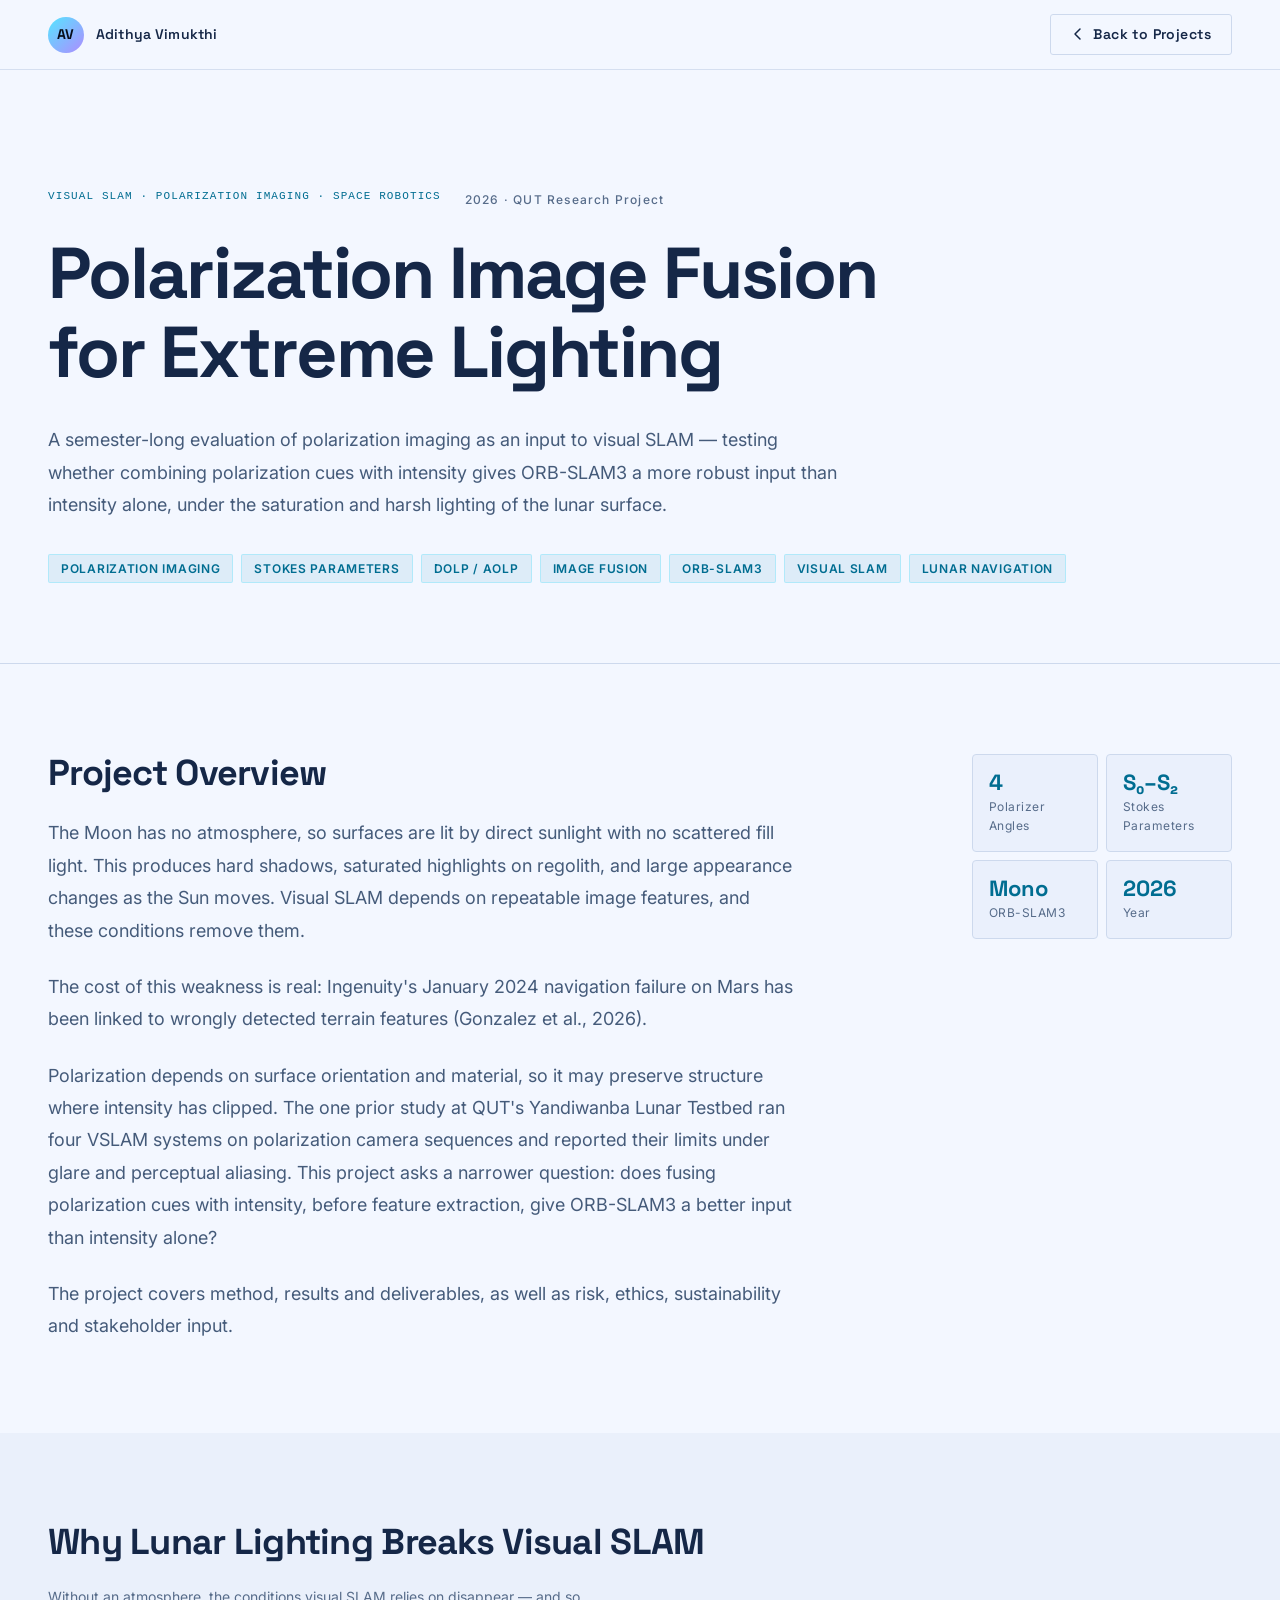
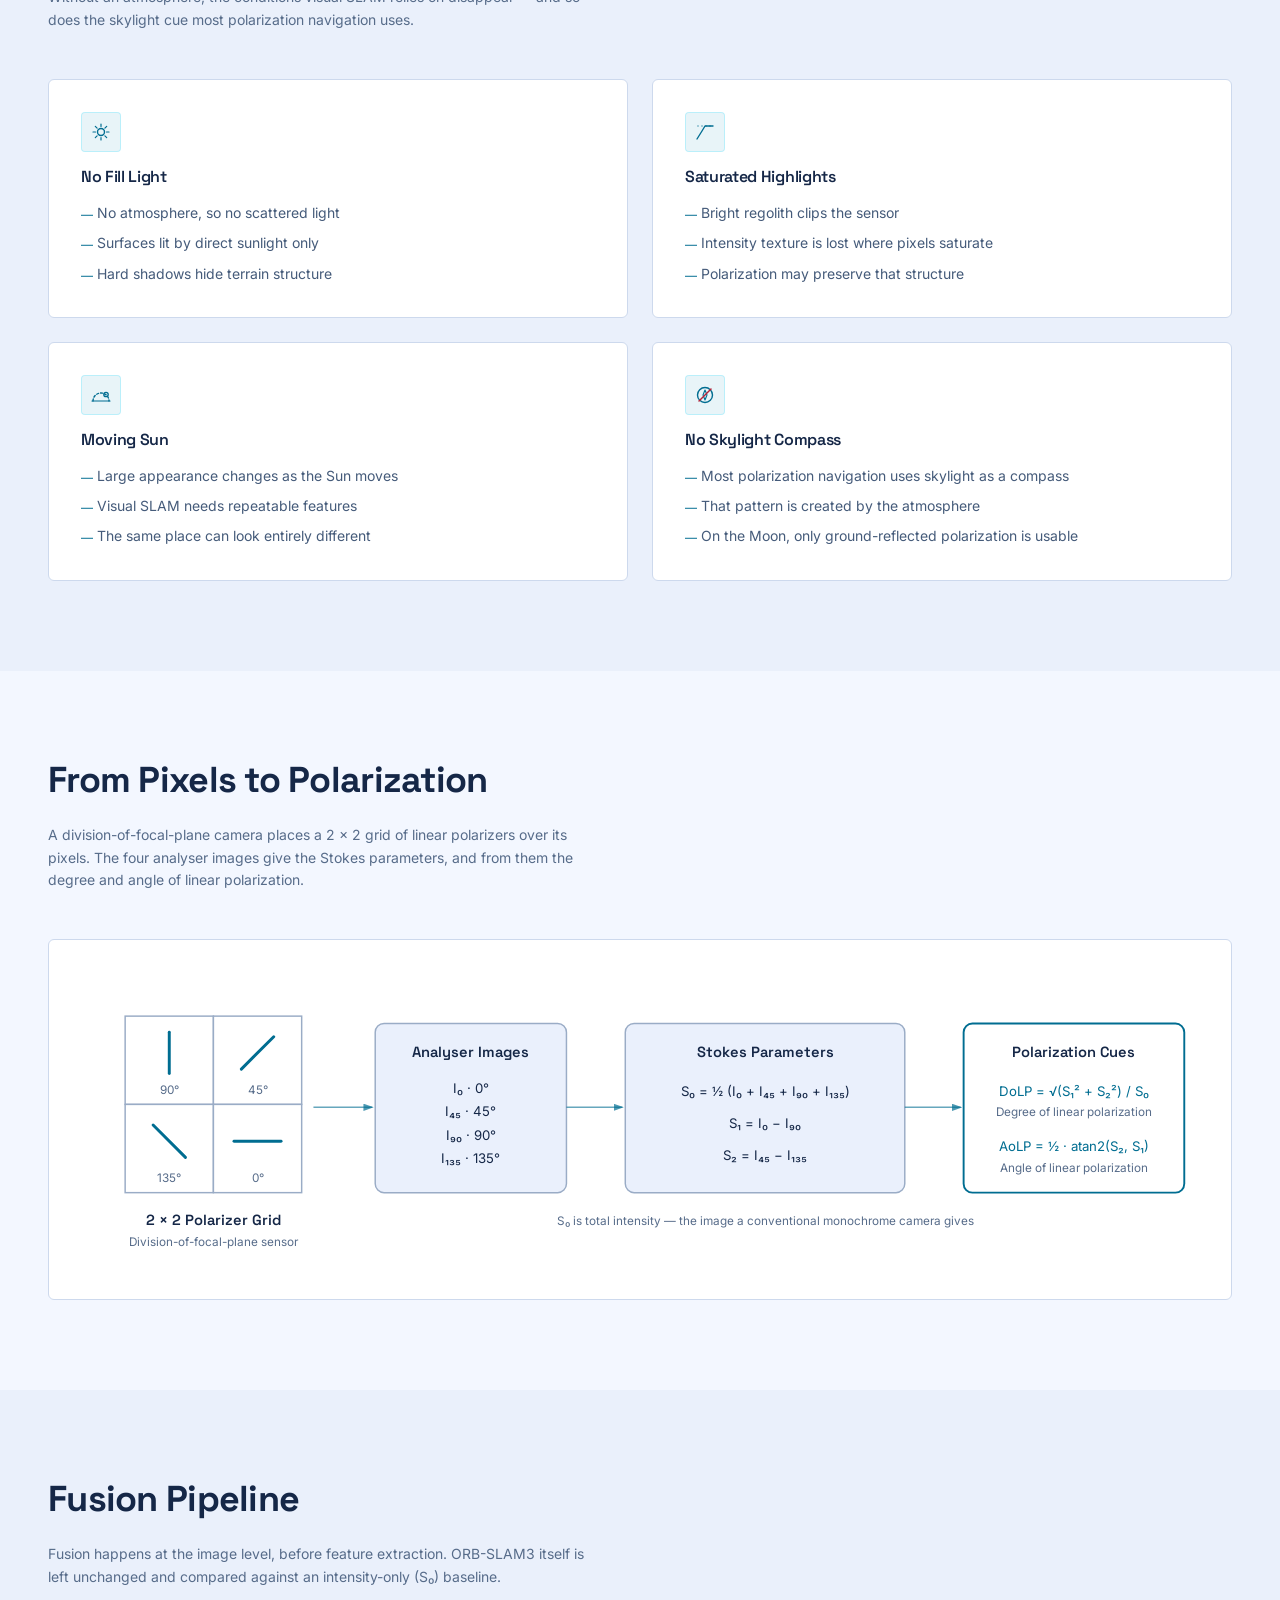
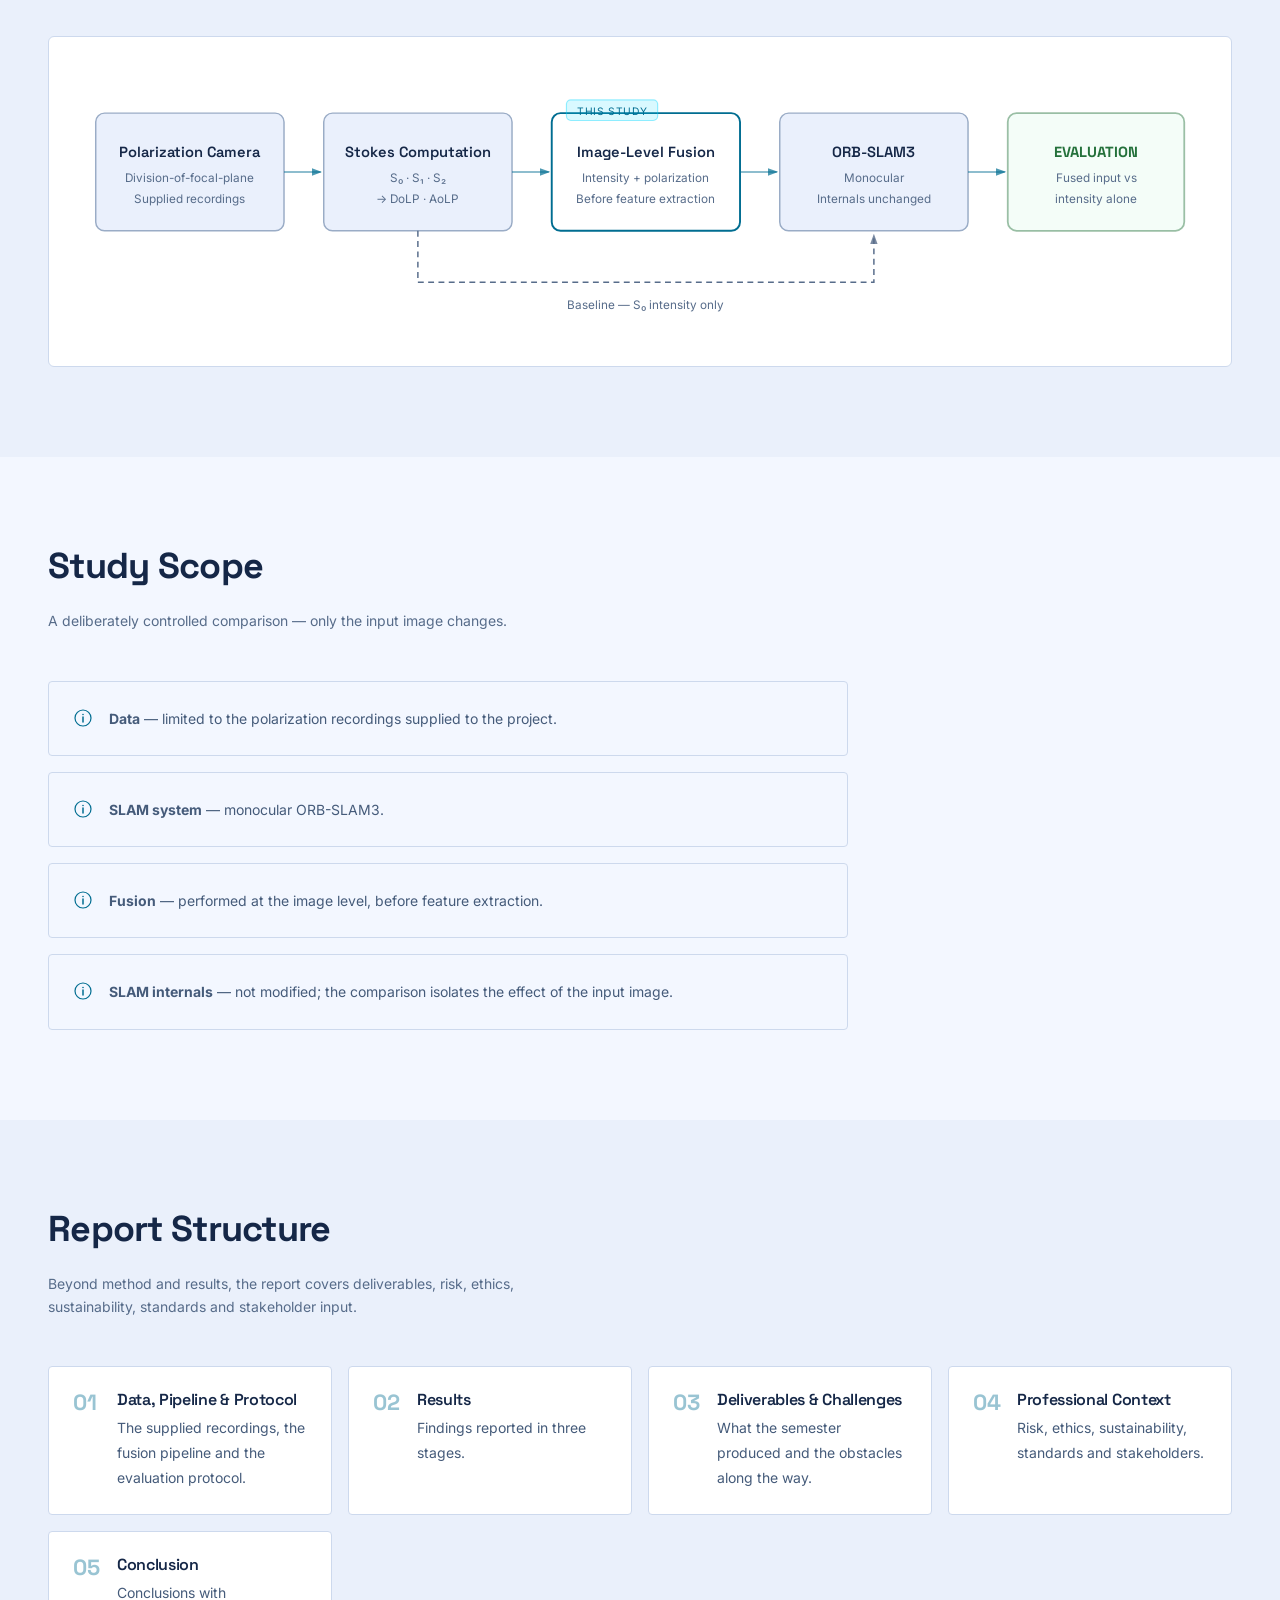
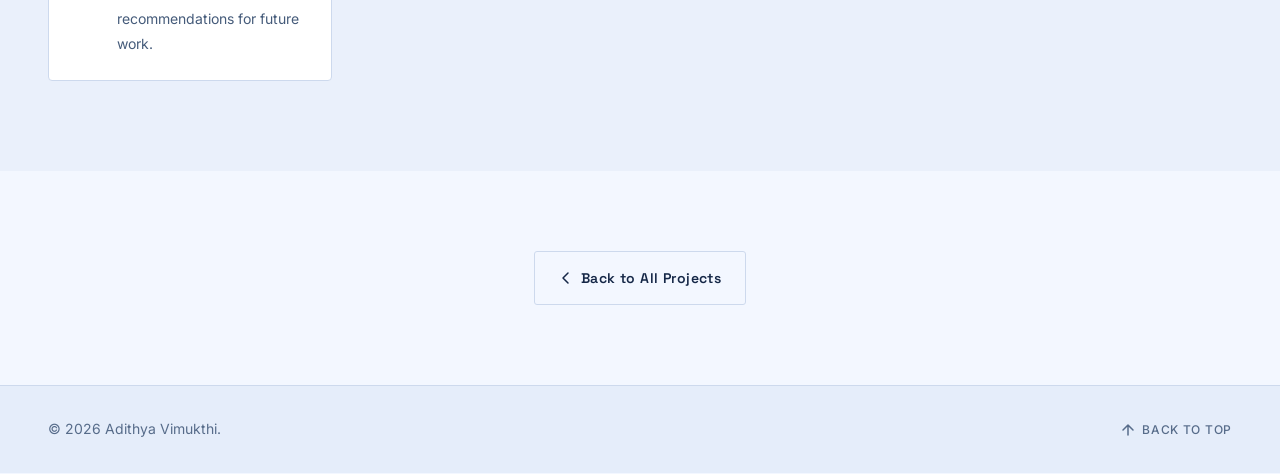
<file: polarization.html>
<!DOCTYPE html>
<html lang="en">
<head>
  <meta charset="UTF-8" />
  <meta name="viewport" content="width=device-width, initial-scale=1.0" />
  <title>Polarization Image Fusion — Adithya Vimukthi</title>
  <meta name="description" content="QUT research project evaluating whether fusing polarization cues (DoLP / AoLP) with intensity gives ORB-SLAM3 a more robust input under the saturated, harsh lighting of the lunar surface." />

  <link rel="preconnect" href="https://fonts.googleapis.com" />
  <link rel="preconnect" href="https://fonts.gstatic.com" crossorigin />
  <link href="https://fonts.googleapis.com/css2?family=Space+Grotesk:wght@300;400;500;600;700&family=Inter:wght@300;400;500;600&display=swap" rel="stylesheet" />

  <link rel="stylesheet" href="style.css" />
  <link rel="stylesheet" href="project.css" />
</head>
<body>

  <!-- NAV -->
  <nav class="nav nav--scrolled" role="navigation" aria-label="Main navigation">
    <div class="nav__inner container">
      <a href="index.html" class="nav__logo" aria-label="Back to portfolio">
        <span class="nav__logo-mark">AV</span>
        <span class="nav__logo-name">Adithya Vimukthi</span>
      </a>
      <a href="index.html#projects" class="btn btn--ghost" style="font-size:var(--fs-sm);padding:0.5rem 1.25rem;">
        <svg width="14" height="14" viewBox="0 0 14 14" fill="none" aria-hidden="true">
          <path d="M9 2L4 7l5 5" stroke="currentColor" stroke-width="1.5" stroke-linecap="round" stroke-linejoin="round"/>
        </svg>
        Back to Projects
      </a>
    </div>
  </nav>

  <main style="padding-top:var(--nav-height);">

    <!-- HERO -->
    <section class="proj-hero">
      <div class="container">
        <div class="proj-hero__meta reveal">
          <span class="section__label">Visual SLAM · Polarization Imaging · Space Robotics</span>
          <span class="proj-hero__year">2026 · QUT Research Project</span>
        </div>
        <h1 class="proj-hero__title reveal">Polarization Image Fusion<br />for Extreme Lighting</h1>
        <p class="proj-hero__lead reveal">
          A semester-long evaluation of polarization imaging as an input to visual SLAM — testing
          whether combining polarization cues with intensity gives ORB-SLAM3 a more robust input
          than intensity alone, under the saturation and harsh lighting of the lunar surface.
        </p>
        <ul class="proj-hero__tags reveal" role="list">
          <li>Polarization Imaging</li><li>Stokes Parameters</li><li>DoLP / AoLP</li><li>Image Fusion</li>
          <li>ORB-SLAM3</li><li>Visual SLAM</li><li>Lunar Navigation</li>
        </ul>
      </div>
    </section>

    <!-- OVERVIEW -->
    <section class="proj-section section">
      <div class="container proj-grid">
        <div class="proj-content reveal">
          <h2 class="proj-section__title">Project Overview</h2>
          <p>
            The Moon has no atmosphere, so surfaces are lit by direct sunlight with no scattered
            fill light. This produces hard shadows, saturated highlights on regolith, and large
            appearance changes as the Sun moves. Visual SLAM depends on repeatable image features,
            and these conditions remove them.
          </p>
          <p>
            The cost of this weakness is real: Ingenuity's January 2024 navigation failure on Mars
            has been linked to wrongly detected terrain features (Gonzalez et al., 2026).
          </p>
          <p>
            Polarization depends on surface orientation and material, so it may preserve structure
            where intensity has clipped. The one prior study at QUT's Yandiwanba Lunar Testbed ran
            four VSLAM systems on polarization camera sequences and reported their limits under
            glare and perceptual aliasing. This project asks a narrower question: does fusing
            polarization cues with intensity, before feature extraction, give ORB-SLAM3 a better
            input than intensity alone?
          </p>
          <p>
            The project covers method, results and deliverables, as well as risk, ethics,
            sustainability and stakeholder input.
          </p>
        </div>
        <aside class="proj-sidebar reveal">
          <div class="proj-stat-group">
            <div class="proj-stat"><span class="proj-stat__val">4</span><span class="proj-stat__key">Polarizer Angles</span></div>
            <div class="proj-stat"><span class="proj-stat__val">S₀–S₂</span><span class="proj-stat__key">Stokes Parameters</span></div>
            <div class="proj-stat"><span class="proj-stat__val">Mono</span><span class="proj-stat__key">ORB-SLAM3</span></div>
            <div class="proj-stat"><span class="proj-stat__val">2026</span><span class="proj-stat__key">Year</span></div>
          </div>
        </aside>
      </div>
    </section>

    <!-- LIGHTING PROBLEM -->
    <section class="proj-section section section--alt">
      <div class="container">
        <h2 class="proj-section__title reveal">Why Lunar Lighting Breaks Visual SLAM</h2>
        <p class="proj-section__sub reveal">Without an atmosphere, the conditions visual SLAM relies on disappear — and so does the skylight cue most polarization navigation uses.</p>
        <div class="proj-details-grid reveal">

          <div class="proj-detail-card">
            <div class="proj-detail-card__icon">
              <svg width="20" height="20" viewBox="0 0 20 20" fill="none" aria-hidden="true">
                <circle cx="10" cy="10" r="3.5" stroke="#006d91" stroke-width="1.4"/>
                <path d="M10 2v2.5M10 15.5V18M2 10h2.5M15.5 10H18M4.3 4.3l1.8 1.8M13.9 13.9l1.8 1.8M4.3 15.7l1.8-1.8M13.9 6.1l1.8-1.8" stroke="#006d91" stroke-width="1.2" stroke-linecap="round"/>
              </svg>
            </div>
            <h3 class="proj-detail-card__title">No Fill Light</h3>
            <ul class="proj-detail-card__list">
              <li>No atmosphere, so no scattered light</li>
              <li>Surfaces lit by direct sunlight only</li>
              <li>Hard shadows hide terrain structure</li>
            </ul>
          </div>

          <div class="proj-detail-card">
            <div class="proj-detail-card__icon">
              <svg width="20" height="20" viewBox="0 0 20 20" fill="none" aria-hidden="true">
                <path d="M2 17l5-8 3-5h8" stroke="#006d91" stroke-width="1.4" stroke-linecap="round" stroke-linejoin="round"/>
                <line x1="2" y1="4" x2="18" y2="4" stroke="#006d91" stroke-width="1" stroke-dasharray="2 2" stroke-opacity="0.6"/>
              </svg>
            </div>
            <h3 class="proj-detail-card__title">Saturated Highlights</h3>
            <ul class="proj-detail-card__list">
              <li>Bright regolith clips the sensor</li>
              <li>Intensity texture is lost where pixels saturate</li>
              <li>Polarization may preserve that structure</li>
            </ul>
          </div>

          <div class="proj-detail-card">
            <div class="proj-detail-card__icon">
              <svg width="20" height="20" viewBox="0 0 20 20" fill="none" aria-hidden="true">
                <path d="M2 16a8 8 0 0116 0" stroke="#006d91" stroke-width="1.4" stroke-linecap="round" stroke-dasharray="2 2"/>
                <circle cx="15" cy="9.5" r="2.2" stroke="#006d91" stroke-width="1.3"/>
                <line x1="1" y1="16" x2="19" y2="16" stroke="#006d91" stroke-width="1.2" stroke-linecap="round"/>
              </svg>
            </div>
            <h3 class="proj-detail-card__title">Moving Sun</h3>
            <ul class="proj-detail-card__list">
              <li>Large appearance changes as the Sun moves</li>
              <li>Visual SLAM needs repeatable features</li>
              <li>The same place can look entirely different</li>
            </ul>
          </div>

          <div class="proj-detail-card">
            <div class="proj-detail-card__icon">
              <svg width="20" height="20" viewBox="0 0 20 20" fill="none" aria-hidden="true">
                <circle cx="10" cy="10" r="7.5" stroke="#006d91" stroke-width="1.4"/>
                <path d="M10 5l2 5-2 5-2-5z" stroke="#006d91" stroke-width="1.1" stroke-linejoin="round"/>
                <line x1="4" y1="16" x2="16" y2="4" stroke="#b42338" stroke-width="1.4" stroke-linecap="round"/>
              </svg>
            </div>
            <h3 class="proj-detail-card__title">No Skylight Compass</h3>
            <ul class="proj-detail-card__list">
              <li>Most polarization navigation uses skylight as a compass</li>
              <li>That pattern is created by the atmosphere</li>
              <li>On the Moon, only ground-reflected polarization is usable</li>
            </ul>
          </div>

        </div>
      </div>
    </section>

    <!-- POLARIZATION CAMERA -->
    <section class="proj-section section">
      <div class="container">
        <h2 class="proj-section__title reveal">From Pixels to Polarization</h2>
        <p class="proj-section__sub reveal">
          A division-of-focal-plane camera places a 2 × 2 grid of linear polarizers over its pixels.
          The four analyser images give the Stokes parameters, and from them the degree and angle
          of linear polarization.
        </p>
        <div class="diagram-wrap reveal">
          <svg viewBox="0 0 760 200" xmlns="http://www.w3.org/2000/svg" class="diagram" aria-label="Polarizer superpixel to Stokes parameters and DoLP / AoLP" role="img">
            <defs>
              <marker id="aPS" markerWidth="7" markerHeight="5" refX="6" refY="2.5" orient="auto">
                <path d="M0,0 L0,5 L7,2.5 z" fill="#006d91" opacity="0.7"/>
              </marker>
            </defs>

            <!-- 2x2 superpixel -->
            <rect x="30" y="30" width="60" height="60" fill="#ffffff" stroke="#9aacc6"/>
            <rect x="90" y="30" width="60" height="60" fill="#ffffff" stroke="#9aacc6"/>
            <rect x="30" y="90" width="60" height="60" fill="#ffffff" stroke="#9aacc6"/>
            <rect x="90" y="90" width="60" height="60" fill="#ffffff" stroke="#9aacc6"/>
            <line x1="60" y1="41" x2="60" y2="69" stroke="#006d91" stroke-width="2" stroke-linecap="round"/>
            <line x1="109" y1="66" x2="131" y2="44" stroke="#006d91" stroke-width="2" stroke-linecap="round"/>
            <line x1="49" y1="104" x2="71" y2="126" stroke="#006d91" stroke-width="2" stroke-linecap="round"/>
            <line x1="104" y1="115" x2="136" y2="115" stroke="#006d91" stroke-width="2" stroke-linecap="round"/>
            <text x="60" y="83" font-family="Inter,sans-serif" font-size="8" fill="#576c8a" text-anchor="middle">90°</text>
            <text x="120" y="83" font-family="Inter,sans-serif" font-size="8" fill="#576c8a" text-anchor="middle">45°</text>
            <text x="60" y="143" font-family="Inter,sans-serif" font-size="8" fill="#576c8a" text-anchor="middle">135°</text>
            <text x="120" y="143" font-family="Inter,sans-serif" font-size="8" fill="#576c8a" text-anchor="middle">0°</text>
            <text x="90" y="172" font-family="Space Grotesk,sans-serif" font-size="10" fill="#152747" text-anchor="middle" font-weight="600">2 × 2 Polarizer Grid</text>
            <text x="90" y="186" font-family="Inter,sans-serif" font-size="8" fill="#576c8a" text-anchor="middle">Division-of-focal-plane sensor</text>

            <line x1="158" y1="92" x2="198" y2="92" stroke="#006d91" stroke-width="1" stroke-opacity="0.6" marker-end="url(#aPS)"/>

            <!-- Analyser images -->
            <rect x="200" y="35" width="130" height="115" rx="6" fill="#eaf0fc" stroke="#9aacc6"/>
            <text x="265" y="58" font-family="Space Grotesk,sans-serif" font-size="10" fill="#152747" text-anchor="middle" font-weight="600">Analyser Images</text>
            <text x="265" y="82" font-family="Inter,sans-serif" font-size="9" fill="#152747" text-anchor="middle">I₀ · 0°</text>
            <text x="265" y="98" font-family="Inter,sans-serif" font-size="9" fill="#152747" text-anchor="middle">I₄₅ · 45°</text>
            <text x="265" y="114" font-family="Inter,sans-serif" font-size="9" fill="#152747" text-anchor="middle">I₉₀ · 90°</text>
            <text x="265" y="130" font-family="Inter,sans-serif" font-size="9" fill="#152747" text-anchor="middle">I₁₃₅ · 135°</text>

            <line x1="330" y1="92" x2="368" y2="92" stroke="#006d91" stroke-width="1" stroke-opacity="0.6" marker-end="url(#aPS)"/>

            <!-- Stokes -->
            <rect x="370" y="35" width="190" height="115" rx="6" fill="#eaf0fc" stroke="#9aacc6"/>
            <text x="465" y="58" font-family="Space Grotesk,sans-serif" font-size="10" fill="#152747" text-anchor="middle" font-weight="600">Stokes Parameters</text>
            <text x="465" y="84" font-family="Inter,sans-serif" font-size="9" fill="#152747" text-anchor="middle">S₀ = ½ (I₀ + I₄₅ + I₉₀ + I₁₃₅)</text>
            <text x="465" y="106" font-family="Inter,sans-serif" font-size="9" fill="#152747" text-anchor="middle">S₁ = I₀ − I₉₀</text>
            <text x="465" y="128" font-family="Inter,sans-serif" font-size="9" fill="#152747" text-anchor="middle">S₂ = I₄₅ − I₁₃₅</text>
            <text x="465" y="172" font-family="Inter,sans-serif" font-size="8" fill="#576c8a" text-anchor="middle">S₀ is total intensity — the image a conventional monochrome camera gives</text>

            <line x1="560" y1="92" x2="598" y2="92" stroke="#006d91" stroke-width="1" stroke-opacity="0.6" marker-end="url(#aPS)"/>

            <!-- DoLP / AoLP -->
            <rect x="600" y="35" width="150" height="115" rx="6" fill="#ffffff" stroke="#006d91" stroke-width="1.3"/>
            <text x="675" y="58" font-family="Space Grotesk,sans-serif" font-size="10" fill="#152747" text-anchor="middle" font-weight="600">Polarization Cues</text>
            <text x="675" y="84" font-family="Inter,sans-serif" font-size="9" fill="#006d91" text-anchor="middle">DoLP = √(S₁² + S₂²) / S₀</text>
            <text x="675" y="98" font-family="Inter,sans-serif" font-size="8" fill="#576c8a" text-anchor="middle">Degree of linear polarization</text>
            <text x="675" y="122" font-family="Inter,sans-serif" font-size="9" fill="#006d91" text-anchor="middle">AoLP = ½ · atan2(S₂, S₁)</text>
            <text x="675" y="136" font-family="Inter,sans-serif" font-size="8" fill="#576c8a" text-anchor="middle">Angle of linear polarization</text>
          </svg>
        </div>
      </div>
    </section>

    <!-- FUSION PIPELINE -->
    <section class="proj-section section section--alt">
      <div class="container">
        <h2 class="proj-section__title reveal">Fusion Pipeline</h2>
        <p class="proj-section__sub reveal">
          Fusion happens at the image level, before feature extraction. ORB-SLAM3 itself is left
          unchanged and compared against an intensity-only (S₀) baseline.
        </p>
        <div class="diagram-wrap reveal">
          <svg viewBox="0 0 760 180" xmlns="http://www.w3.org/2000/svg" class="diagram" aria-label="Polarization fusion pipeline into ORB-SLAM3" role="img">
            <defs>
              <marker id="aPF" markerWidth="7" markerHeight="5" refX="6" refY="2.5" orient="auto">
                <path d="M0,0 L0,5 L7,2.5 z" fill="#006d91" opacity="0.7"/>
              </marker>
              <marker id="aPFm" markerWidth="7" markerHeight="5" refX="6" refY="2.5" orient="auto">
                <path d="M0,0 L0,5 L7,2.5 z" fill="#576c8a" opacity="0.8"/>
              </marker>
            </defs>

            <!-- Camera -->
            <rect x="10" y="30" width="128" height="80" rx="6" fill="#eaf0fc" stroke="#9aacc6"/>
            <text x="74" y="60" font-family="Space Grotesk,sans-serif" font-size="10" fill="#152747" text-anchor="middle" font-weight="600">Polarization Camera</text>
            <text x="74" y="77" font-family="Inter,sans-serif" font-size="8" fill="#576c8a" text-anchor="middle">Division-of-focal-plane</text>
            <text x="74" y="91" font-family="Inter,sans-serif" font-size="8" fill="#576c8a" text-anchor="middle">Supplied recordings</text>

            <line x1="138" y1="70" x2="163" y2="70" stroke="#006d91" stroke-width="1" stroke-opacity="0.6" marker-end="url(#aPF)"/>

            <!-- Stokes -->
            <rect x="165" y="30" width="128" height="80" rx="6" fill="#eaf0fc" stroke="#9aacc6"/>
            <text x="229" y="60" font-family="Space Grotesk,sans-serif" font-size="10" fill="#152747" text-anchor="middle" font-weight="600">Stokes Computation</text>
            <text x="229" y="77" font-family="Inter,sans-serif" font-size="8" fill="#576c8a" text-anchor="middle">S₀ · S₁ · S₂</text>
            <text x="229" y="91" font-family="Inter,sans-serif" font-size="8" fill="#576c8a" text-anchor="middle">→ DoLP · AoLP</text>

            <line x1="293" y1="70" x2="318" y2="70" stroke="#006d91" stroke-width="1" stroke-opacity="0.6" marker-end="url(#aPF)"/>

            <!-- Fusion -->
            <rect x="320" y="30" width="128" height="80" rx="6" fill="#ffffff" stroke="#006d91" stroke-width="1.3"/>
            <rect x="330" y="21" width="62" height="14" rx="3" fill="rgba(0,212,255,0.15)" stroke="rgba(0,212,255,0.4)" stroke-width="0.8"/>
            <text x="361" y="31" font-family="Inter,sans-serif" font-size="7" fill="#006d91" text-anchor="middle" letter-spacing="0.06em">THIS STUDY</text>
            <text x="384" y="60" font-family="Space Grotesk,sans-serif" font-size="10" fill="#152747" text-anchor="middle" font-weight="600">Image-Level Fusion</text>
            <text x="384" y="77" font-family="Inter,sans-serif" font-size="8" fill="#576c8a" text-anchor="middle">Intensity + polarization</text>
            <text x="384" y="91" font-family="Inter,sans-serif" font-size="8" fill="#576c8a" text-anchor="middle">Before feature extraction</text>

            <line x1="448" y1="70" x2="473" y2="70" stroke="#006d91" stroke-width="1" stroke-opacity="0.6" marker-end="url(#aPF)"/>

            <!-- ORB-SLAM3 -->
            <rect x="475" y="30" width="128" height="80" rx="6" fill="#eaf0fc" stroke="#9aacc6"/>
            <text x="539" y="60" font-family="Space Grotesk,sans-serif" font-size="10" fill="#152747" text-anchor="middle" font-weight="600">ORB-SLAM3</text>
            <text x="539" y="77" font-family="Inter,sans-serif" font-size="8" fill="#576c8a" text-anchor="middle">Monocular</text>
            <text x="539" y="91" font-family="Inter,sans-serif" font-size="8" fill="#576c8a" text-anchor="middle">Internals unchanged</text>

            <line x1="603" y1="70" x2="628" y2="70" stroke="#006d91" stroke-width="1" stroke-opacity="0.6" marker-end="url(#aPF)"/>

            <!-- Evaluation -->
            <rect x="630" y="30" width="120" height="80" rx="6" fill="rgba(74,222,128,0.06)" stroke="rgba(36,113,59,0.45)" stroke-width="1.2"/>
            <text x="690" y="60" font-family="Space Grotesk,sans-serif" font-size="10" fill="#24713b" text-anchor="middle" font-weight="700">EVALUATION</text>
            <text x="690" y="77" font-family="Inter,sans-serif" font-size="8" fill="#576c8a" text-anchor="middle">Fused input vs</text>
            <text x="690" y="91" font-family="Inter,sans-serif" font-size="8" fill="#576c8a" text-anchor="middle">intensity alone</text>

            <!-- Baseline path -->
            <path d="M229 110 V145 H539 V113" fill="none" stroke="#576c8a" stroke-width="1" stroke-dasharray="4 3" marker-end="url(#aPFm)"/>
            <text x="384" y="163" font-family="Inter,sans-serif" font-size="8" fill="#576c8a" text-anchor="middle">Baseline — S₀ intensity only</text>
          </svg>
        </div>
      </div>
    </section>

    <!-- SCOPE -->
    <section class="proj-section section">
      <div class="container">
        <h2 class="proj-section__title reveal">Study Scope</h2>
        <p class="proj-section__sub reveal">A deliberately controlled comparison — only the input image changes.</p>
        <div class="proj-results reveal">
          <div class="proj-result">
            <svg width="20" height="20" viewBox="0 0 20 20" fill="none" aria-hidden="true">
              <circle cx="10" cy="10" r="8" stroke="#006d91" stroke-width="1.2"/>
              <line x1="10" y1="9" x2="10" y2="14" stroke="#006d91" stroke-width="1.5" stroke-linecap="round"/>
              <circle cx="10" cy="6.5" r="0.8" fill="#006d91"/>
            </svg>
            <p><strong>Data</strong> — limited to the polarization recordings supplied to the project.</p>
          </div>
          <div class="proj-result">
            <svg width="20" height="20" viewBox="0 0 20 20" fill="none" aria-hidden="true">
              <circle cx="10" cy="10" r="8" stroke="#006d91" stroke-width="1.2"/>
              <line x1="10" y1="9" x2="10" y2="14" stroke="#006d91" stroke-width="1.5" stroke-linecap="round"/>
              <circle cx="10" cy="6.5" r="0.8" fill="#006d91"/>
            </svg>
            <p><strong>SLAM system</strong> — monocular ORB-SLAM3.</p>
          </div>
          <div class="proj-result">
            <svg width="20" height="20" viewBox="0 0 20 20" fill="none" aria-hidden="true">
              <circle cx="10" cy="10" r="8" stroke="#006d91" stroke-width="1.2"/>
              <line x1="10" y1="9" x2="10" y2="14" stroke="#006d91" stroke-width="1.5" stroke-linecap="round"/>
              <circle cx="10" cy="6.5" r="0.8" fill="#006d91"/>
            </svg>
            <p><strong>Fusion</strong> — performed at the image level, before feature extraction.</p>
          </div>
          <div class="proj-result">
            <svg width="20" height="20" viewBox="0 0 20 20" fill="none" aria-hidden="true">
              <circle cx="10" cy="10" r="8" stroke="#006d91" stroke-width="1.2"/>
              <line x1="10" y1="9" x2="10" y2="14" stroke="#006d91" stroke-width="1.5" stroke-linecap="round"/>
              <circle cx="10" cy="6.5" r="0.8" fill="#006d91"/>
            </svg>
            <p><strong>SLAM internals</strong> — not modified; the comparison isolates the effect of the input image.</p>
          </div>
        </div>
      </div>
    </section>

    <!-- REPORT STRUCTURE -->
    <section class="proj-section section section--alt">
      <div class="container">
        <h2 class="proj-section__title reveal">Report Structure</h2>
        <p class="proj-section__sub reveal">
          Beyond method and results, the report covers deliverables, risk, ethics, sustainability,
          standards and stakeholder input.
        </p>
        <div class="fsm-states reveal">
          <div class="fsm-state">
            <span class="fsm-state__num">01</span>
            <div>
              <h4 class="fsm-state__name">Data, Pipeline &amp; Protocol</h4>
              <p>The supplied recordings, the fusion pipeline and the evaluation protocol.</p>
            </div>
          </div>
          <div class="fsm-state">
            <span class="fsm-state__num">02</span>
            <div>
              <h4 class="fsm-state__name">Results</h4>
              <p>Findings reported in three stages.</p>
            </div>
          </div>
          <div class="fsm-state">
            <span class="fsm-state__num">03</span>
            <div>
              <h4 class="fsm-state__name">Deliverables &amp; Challenges</h4>
              <p>What the semester produced and the obstacles along the way.</p>
            </div>
          </div>
          <div class="fsm-state">
            <span class="fsm-state__num">04</span>
            <div>
              <h4 class="fsm-state__name">Professional Context</h4>
              <p>Risk, ethics, sustainability, standards and stakeholders.</p>
            </div>
          </div>
          <div class="fsm-state">
            <span class="fsm-state__num">05</span>
            <div>
              <h4 class="fsm-state__name">Conclusion</h4>
              <p>Conclusions with recommendations for future work.</p>
            </div>
          </div>
        </div>
      </div>
    </section>

    <!-- BACK -->
    <section class="section" style="padding-block:var(--space-3xl);">
      <div class="container" style="text-align:center;">
        <a href="index.html#projects" class="btn btn--ghost">
          <svg width="14" height="14" viewBox="0 0 14 14" fill="none" aria-hidden="true">
            <path d="M9 2L4 7l5 5" stroke="currentColor" stroke-width="1.5" stroke-linecap="round" stroke-linejoin="round"/>
          </svg>
          Back to All Projects
        </a>
      </div>
    </section>

  </main>

  <footer class="footer" role="contentinfo">
    <div class="container">
      <div class="footer__inner">
        <p class="footer__copy">&copy; 2026 Adithya Vimukthi.</p>
        <a href="#" class="footer__back-top" aria-label="Back to top">
          <svg width="16" height="16" viewBox="0 0 16 16" fill="none" aria-hidden="true">
            <path d="M8 13V3M3 8l5-5 5 5" stroke="currentColor" stroke-width="1.5" stroke-linecap="round" stroke-linejoin="round"/>
          </svg>
          <span>Back to top</span>
        </a>
      </div>
    </div>
  </footer>

  <script>
    const obs = new IntersectionObserver(
      entries => entries.forEach(e => {
        if (e.isIntersecting) { e.target.classList.add('reveal--visible'); obs.unobserve(e.target); }
      }),
      { threshold: 0.12 }
    );
    document.querySelectorAll('.reveal').forEach(el => obs.observe(el));
  </script>
</body>
</html>
</file>
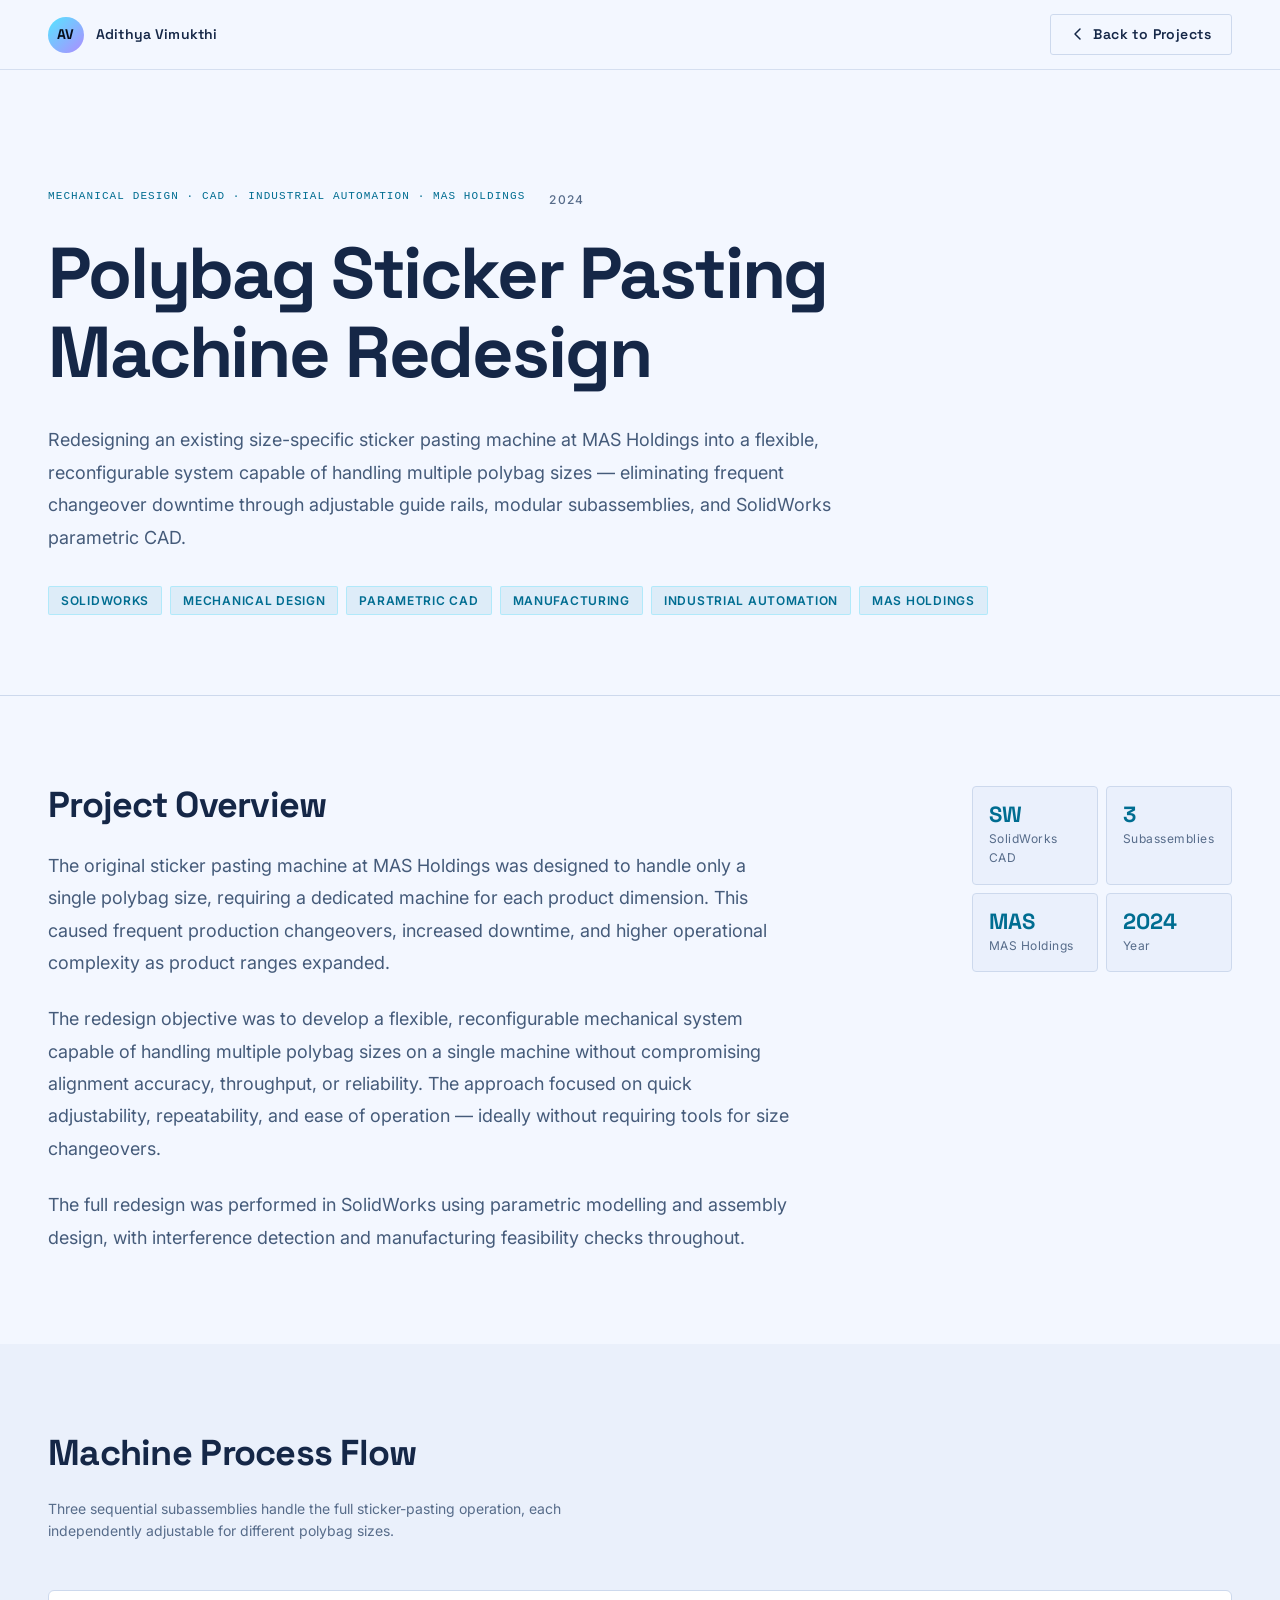
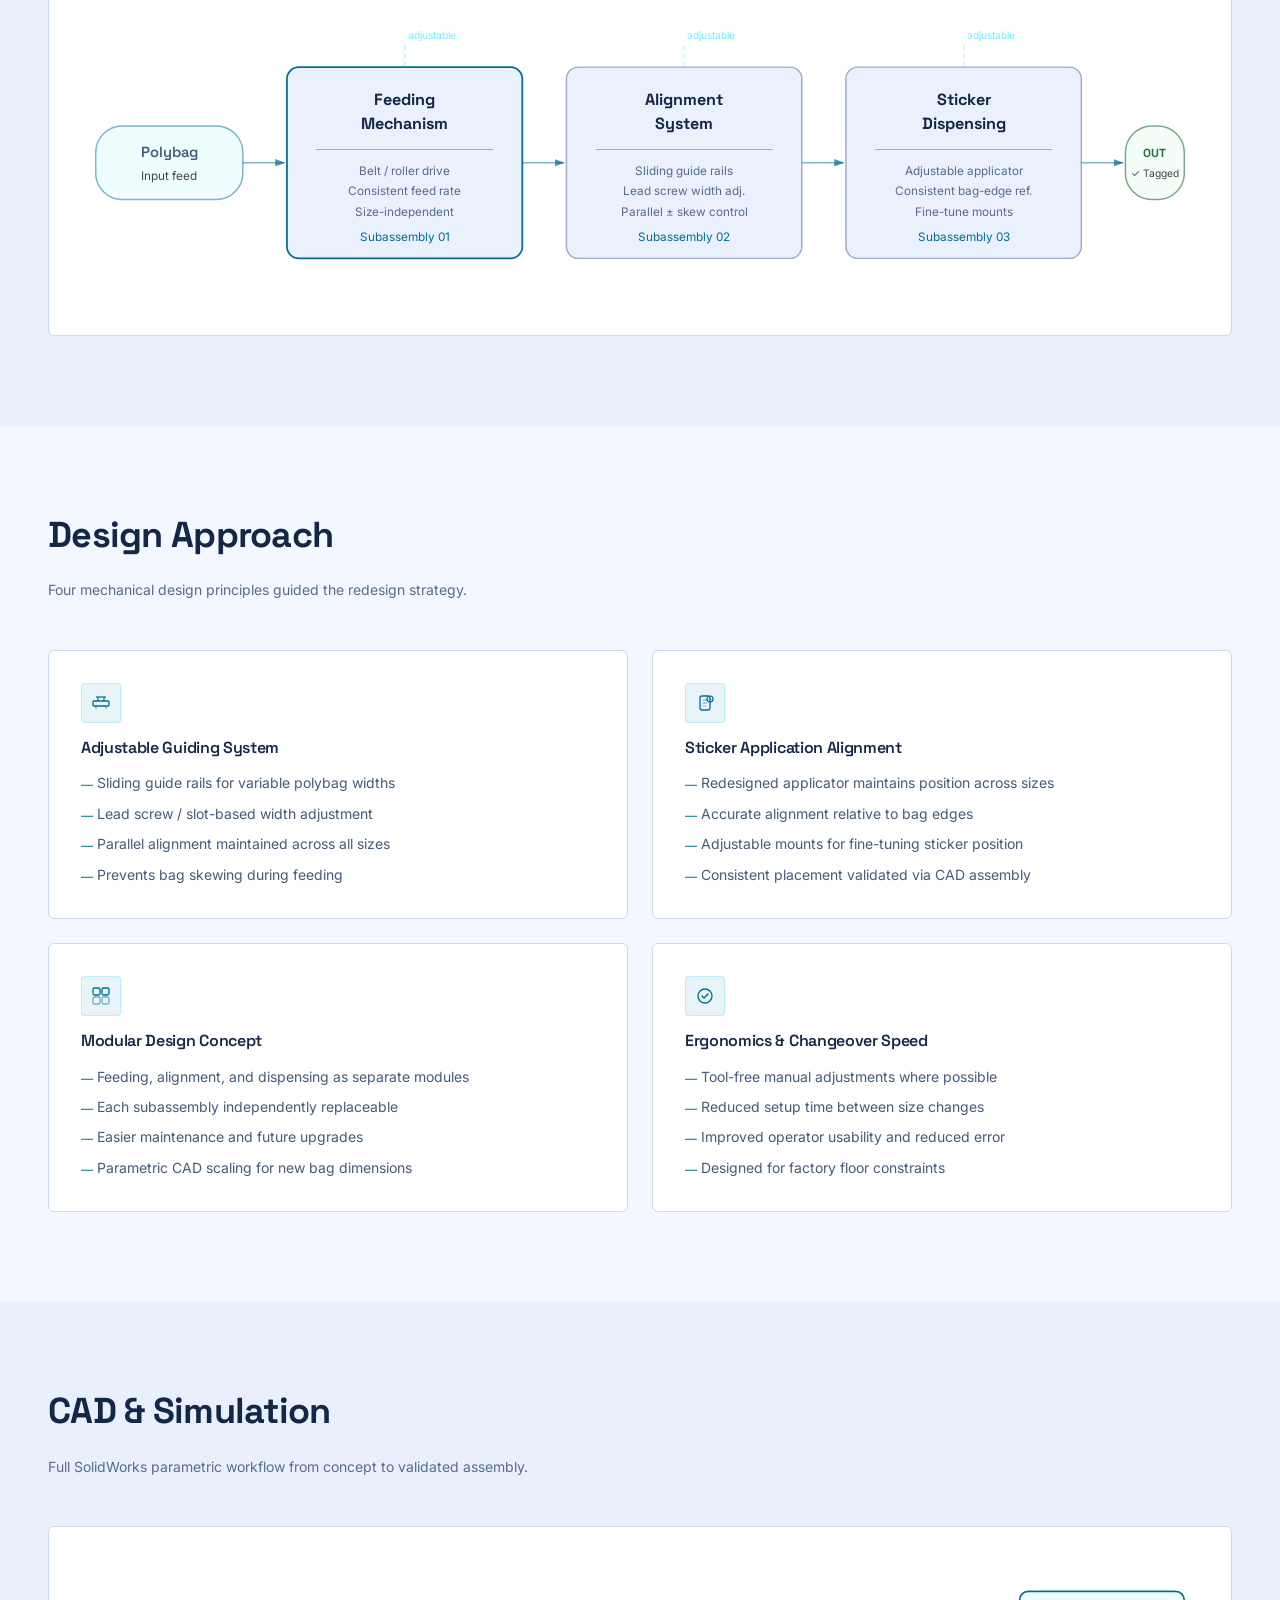
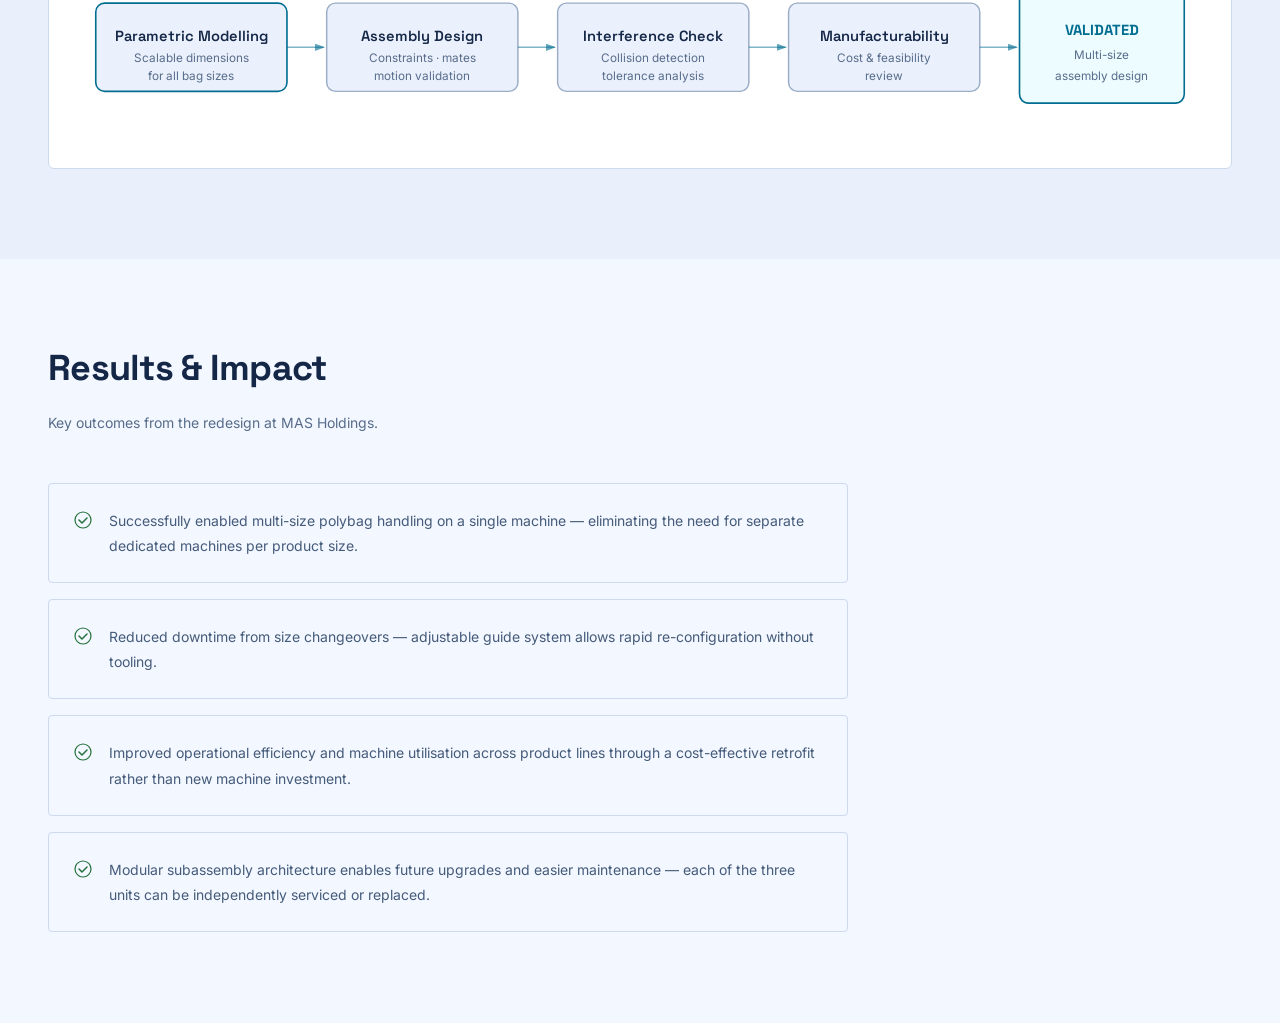
<file: polybag.html>
<!DOCTYPE html>
<html lang="en">
<head>
  <meta charset="UTF-8" />
  <meta name="viewport" content="width=device-width, initial-scale=1.0" />
  <title>Polybag Sticker Pasting Machine Redesign — Adithya Vimukthi</title>
  <meta name="description" content="Mechanical redesign of a polybag sticker pasting machine at MAS Holdings — adjustable guiding system, modular subassemblies, and SolidWorks parametric CAD for multi-size handling." />

  <link rel="preconnect" href="https://fonts.googleapis.com" />
  <link rel="preconnect" href="https://fonts.gstatic.com" crossorigin />
  <link href="https://fonts.googleapis.com/css2?family=Space+Grotesk:wght@300;400;500;600;700&family=Inter:wght@300;400;500;600&display=swap" rel="stylesheet" />

  <link rel="stylesheet" href="style.css" />
  <link rel="stylesheet" href="project.css" />
</head>
<body>

  <!-- NAV -->
  <nav class="nav nav--scrolled" role="navigation" aria-label="Main navigation">
    <div class="nav__inner container">
      <a href="index.html" class="nav__logo" aria-label="Back to portfolio">
        <span class="nav__logo-mark">AV</span>
        <span class="nav__logo-name">Adithya Vimukthi</span>
      </a>
      <a href="index.html#projects" class="btn btn--ghost" style="font-size:var(--fs-sm);padding:0.5rem 1.25rem;">
        <svg width="14" height="14" viewBox="0 0 14 14" fill="none" aria-hidden="true">
          <path d="M9 2L4 7l5 5" stroke="currentColor" stroke-width="1.5" stroke-linecap="round" stroke-linejoin="round"/>
        </svg>
        Back to Projects
      </a>
    </div>
  </nav>

  <main style="padding-top:var(--nav-height);">

    <!-- HERO -->
    <section class="proj-hero">
      <div class="container">
        <div class="proj-hero__meta reveal">
          <span class="section__label">Mechanical Design · CAD · Industrial Automation · MAS Holdings</span>
          <span class="proj-hero__year">2024</span>
        </div>
        <h1 class="proj-hero__title reveal">Polybag Sticker Pasting<br />Machine Redesign</h1>
        <p class="proj-hero__lead reveal">
          Redesigning an existing size-specific sticker pasting machine at MAS Holdings into a
          flexible, reconfigurable system capable of handling multiple polybag sizes — eliminating
          frequent changeover downtime through adjustable guide rails, modular subassemblies,
          and SolidWorks parametric CAD.
        </p>
        <ul class="proj-hero__tags reveal" role="list">
          <li>SolidWorks</li><li>Mechanical Design</li><li>Parametric CAD</li>
          <li>Manufacturing</li><li>Industrial Automation</li><li>MAS Holdings</li>
        </ul>
      </div>
    </section>

    <!-- OVERVIEW -->
    <section class="proj-section section">
      <div class="container proj-grid">
        <div class="proj-content reveal">
          <h2 class="proj-section__title">Project Overview</h2>
          <p>
            The original sticker pasting machine at MAS Holdings was designed to handle only a
            single polybag size, requiring a dedicated machine for each product dimension. This
            caused frequent production changeovers, increased downtime, and higher operational
            complexity as product ranges expanded.
          </p>
          <p>
            The redesign objective was to develop a flexible, reconfigurable mechanical system
            capable of handling multiple polybag sizes on a single machine without compromising
            alignment accuracy, throughput, or reliability. The approach focused on quick
            adjustability, repeatability, and ease of operation — ideally without requiring tools
            for size changeovers.
          </p>
          <p>
            The full redesign was performed in SolidWorks using parametric modelling and assembly
            design, with interference detection and manufacturing feasibility checks throughout.
          </p>
        </div>
        <aside class="proj-sidebar reveal">
          <div class="proj-stat-group">
            <div class="proj-stat"><span class="proj-stat__val">SW</span><span class="proj-stat__key">SolidWorks CAD</span></div>
            <div class="proj-stat"><span class="proj-stat__val">3</span><span class="proj-stat__key">Subassemblies</span></div>
            <div class="proj-stat"><span class="proj-stat__val">MAS</span><span class="proj-stat__key">MAS Holdings</span></div>
            <div class="proj-stat"><span class="proj-stat__val">2024</span><span class="proj-stat__key">Year</span></div>
          </div>
        </aside>
      </div>
    </section>

    <!-- MACHINE PIPELINE -->
    <section class="proj-section section section--alt">
      <div class="container">
        <h2 class="proj-section__title reveal">Machine Process Flow</h2>
        <p class="proj-section__sub reveal">
          Three sequential subassemblies handle the full sticker-pasting operation, each
          independently adjustable for different polybag sizes.
        </p>
        <div class="diagram-wrap reveal">
          <svg viewBox="0 0 760 190" xmlns="http://www.w3.org/2000/svg" class="diagram" aria-label="Machine process flow" role="img">
            <defs>
              <marker id="aPB" markerWidth="7" markerHeight="5" refX="6" refY="2.5" orient="auto">
                <path d="M0,0 L0,5 L7,2.5 z" fill="#006d91" opacity="0.7"/>
              </marker>
            </defs>

            <!-- Input: Polybag -->
            <rect x="10" y="70" width="100" height="50" rx="18" fill="rgba(0,212,255,0.06)" stroke="#006d91" stroke-width="1" stroke-opacity="0.5"/>
            <text x="60" y="91" font-family="Space Grotesk,sans-serif" font-size="10" fill="#455b7a" text-anchor="middle" font-weight="600">Polybag</text>
            <text x="60" y="107" font-family="Inter,sans-serif" font-size="8" fill="#444" text-anchor="middle">Input feed</text>
            <line x1="110" y1="95" x2="138" y2="95" stroke="#006d91" stroke-width="1" stroke-opacity="0.5" marker-end="url(#aPB)"/>

            <!-- Stage 1: Feeding Mechanism -->
            <rect x="140" y="30" width="160" height="130" rx="8" fill="#eaf0fc" stroke="#006d91" stroke-width="1.2"/>
            <text x="220" y="56" font-family="Space Grotesk,sans-serif" font-size="11" fill="#152747" text-anchor="middle" font-weight="700">Feeding</text>
            <text x="220" y="72" font-family="Space Grotesk,sans-serif" font-size="11" fill="#152747" text-anchor="middle" font-weight="700">Mechanism</text>
            <line x1="160" y1="86" x2="280" y2="86" stroke="#9aacc6" stroke-width="0.8"/>
            <text x="220" y="103" font-family="Inter,sans-serif" font-size="8" fill="#576c8a" text-anchor="middle">Belt / roller drive</text>
            <text x="220" y="117" font-family="Inter,sans-serif" font-size="8" fill="#576c8a" text-anchor="middle">Consistent feed rate</text>
            <text x="220" y="131" font-family="Inter,sans-serif" font-size="8" fill="#576c8a" text-anchor="middle">Size-independent</text>
            <text x="220" y="148" font-family="Inter,sans-serif" font-size="8" fill="#006d91" text-anchor="middle" opacity="0.6">Subassembly 01</text>
            <line x1="300" y1="95" x2="328" y2="95" stroke="#006d91" stroke-width="1" stroke-opacity="0.5" marker-end="url(#aPB)"/>

            <!-- Stage 2: Alignment System -->
            <rect x="330" y="30" width="160" height="130" rx="8" fill="#eaf0fc" stroke="#9aacc6"/>
            <text x="410" y="56" font-family="Space Grotesk,sans-serif" font-size="11" fill="#152747" text-anchor="middle" font-weight="700">Alignment</text>
            <text x="410" y="72" font-family="Space Grotesk,sans-serif" font-size="11" fill="#152747" text-anchor="middle" font-weight="700">System</text>
            <line x1="350" y1="86" x2="470" y2="86" stroke="#9aacc6" stroke-width="0.8"/>
            <text x="410" y="103" font-family="Inter,sans-serif" font-size="8" fill="#576c8a" text-anchor="middle">Sliding guide rails</text>
            <text x="410" y="117" font-family="Inter,sans-serif" font-size="8" fill="#576c8a" text-anchor="middle">Lead screw width adj.</text>
            <text x="410" y="131" font-family="Inter,sans-serif" font-size="8" fill="#576c8a" text-anchor="middle">Parallel ± skew control</text>
            <text x="410" y="148" font-family="Inter,sans-serif" font-size="8" fill="#006d91" text-anchor="middle" opacity="0.6">Subassembly 02</text>
            <line x1="490" y1="95" x2="518" y2="95" stroke="#006d91" stroke-width="1" stroke-opacity="0.5" marker-end="url(#aPB)"/>

            <!-- Stage 3: Sticker Dispensing -->
            <rect x="520" y="30" width="160" height="130" rx="8" fill="#eaf0fc" stroke="#9aacc6"/>
            <text x="600" y="56" font-family="Space Grotesk,sans-serif" font-size="11" fill="#152747" text-anchor="middle" font-weight="700">Sticker</text>
            <text x="600" y="72" font-family="Space Grotesk,sans-serif" font-size="11" fill="#152747" text-anchor="middle" font-weight="700">Dispensing</text>
            <line x1="540" y1="86" x2="660" y2="86" stroke="#9aacc6" stroke-width="0.8"/>
            <text x="600" y="103" font-family="Inter,sans-serif" font-size="8" fill="#576c8a" text-anchor="middle">Adjustable applicator</text>
            <text x="600" y="117" font-family="Inter,sans-serif" font-size="8" fill="#576c8a" text-anchor="middle">Consistent bag-edge ref.</text>
            <text x="600" y="131" font-family="Inter,sans-serif" font-size="8" fill="#576c8a" text-anchor="middle">Fine-tune mounts</text>
            <text x="600" y="148" font-family="Inter,sans-serif" font-size="8" fill="#006d91" text-anchor="middle" opacity="0.6">Subassembly 03</text>
            <line x1="680" y1="95" x2="708" y2="95" stroke="#006d91" stroke-width="1" stroke-opacity="0.5" marker-end="url(#aPB)"/>

            <!-- Output -->
            <rect x="710" y="70" width="40" height="50" rx="18" fill="rgba(74,222,128,0.06)" stroke="#24713b" stroke-width="1" stroke-opacity="0.6"/>
            <text x="730" y="91" font-family="Space Grotesk,sans-serif" font-size="8" fill="#24713b" text-anchor="middle" font-weight="700">OUT</text>
            <text x="730" y="105" font-family="Inter,sans-serif" font-size="7" fill="#444" text-anchor="middle">✓ Tagged</text>

            <!-- Adjustable bracket callout lines -->
            <line x1="220" y1="30" x2="220" y2="14" stroke="rgba(0,212,255,0.3)" stroke-width="0.8" stroke-dasharray="3 3"/>
            <text x="222" y="11" font-family="Inter,sans-serif" font-size="7" fill="rgba(0,212,255,0.5)">adjustable</text>
            <line x1="410" y1="30" x2="410" y2="14" stroke="rgba(0,212,255,0.3)" stroke-width="0.8" stroke-dasharray="3 3"/>
            <text x="412" y="11" font-family="Inter,sans-serif" font-size="7" fill="rgba(0,212,255,0.5)">adjustable</text>
            <line x1="600" y1="30" x2="600" y2="14" stroke="rgba(0,212,255,0.3)" stroke-width="0.8" stroke-dasharray="3 3"/>
            <text x="602" y="11" font-family="Inter,sans-serif" font-size="7" fill="rgba(0,212,255,0.5)">adjustable</text>
          </svg>
        </div>
      </div>
    </section>

    <!-- DESIGN APPROACH -->
    <section class="proj-section section">
      <div class="container">
        <h2 class="proj-section__title reveal">Design Approach</h2>
        <p class="proj-section__sub reveal">Four mechanical design principles guided the redesign strategy.</p>
        <div class="proj-details-grid reveal">

          <div class="proj-detail-card">
            <div class="proj-detail-card__icon">
              <svg width="20" height="20" viewBox="0 0 20 20" fill="none" aria-hidden="true">
                <rect x="2" y="8" width="16" height="5" rx="1" stroke="#006d91" stroke-width="1.3"/>
                <line x1="7" y1="4" x2="7" y2="8" stroke="#006d91" stroke-width="1.2"/>
                <line x1="13" y1="4" x2="13" y2="8" stroke="#006d91" stroke-width="1.2"/>
                <line x1="5" y1="4" x2="15" y2="4" stroke="#006d91" stroke-width="1.2"/>
                <path d="M5 13v3M15 13v3" stroke="#006d91" stroke-width="1.2" stroke-opacity="0.5"/>
              </svg>
            </div>
            <h3 class="proj-detail-card__title">Adjustable Guiding System</h3>
            <ul class="proj-detail-card__list">
              <li>Sliding guide rails for variable polybag widths</li>
              <li>Lead screw / slot-based width adjustment</li>
              <li>Parallel alignment maintained across all sizes</li>
              <li>Prevents bag skewing during feeding</li>
            </ul>
          </div>

          <div class="proj-detail-card">
            <div class="proj-detail-card__icon">
              <svg width="20" height="20" viewBox="0 0 20 20" fill="none" aria-hidden="true">
                <rect x="5" y="3" width="10" height="14" rx="2" stroke="#006d91" stroke-width="1.3"/>
                <line x1="8" y1="7" x2="12" y2="7" stroke="#006d91" stroke-width="1" stroke-opacity="0.6"/>
                <line x1="8" y1="10" x2="12" y2="10" stroke="#006d91" stroke-width="1" stroke-opacity="0.6"/>
                <line x1="8" y1="13" x2="11" y2="13" stroke="#006d91" stroke-width="1" stroke-opacity="0.4"/>
                <circle cx="15" cy="6" r="3" stroke="#006d91" stroke-width="1.2"/>
                <line x1="13.9" y1="4.9" x2="16.1" y2="7.1" stroke="#006d91" stroke-width="1"/>
              </svg>
            </div>
            <h3 class="proj-detail-card__title">Sticker Application Alignment</h3>
            <ul class="proj-detail-card__list">
              <li>Redesigned applicator maintains position across sizes</li>
              <li>Accurate alignment relative to bag edges</li>
              <li>Adjustable mounts for fine-tuning sticker position</li>
              <li>Consistent placement validated via CAD assembly</li>
            </ul>
          </div>

          <div class="proj-detail-card">
            <div class="proj-detail-card__icon">
              <svg width="20" height="20" viewBox="0 0 20 20" fill="none" aria-hidden="true">
                <rect x="2" y="2" width="7" height="7" rx="1.5" stroke="#006d91" stroke-width="1.3"/>
                <rect x="11" y="2" width="7" height="7" rx="1.5" stroke="#006d91" stroke-width="1.3"/>
                <rect x="2" y="11" width="7" height="7" rx="1.5" stroke="#006d91" stroke-width="1.3" stroke-opacity="0.5"/>
                <rect x="11" y="11" width="7" height="7" rx="1.5" stroke="#006d91" stroke-width="1.3" stroke-opacity="0.5"/>
              </svg>
            </div>
            <h3 class="proj-detail-card__title">Modular Design Concept</h3>
            <ul class="proj-detail-card__list">
              <li>Feeding, alignment, and dispensing as separate modules</li>
              <li>Each subassembly independently replaceable</li>
              <li>Easier maintenance and future upgrades</li>
              <li>Parametric CAD scaling for new bag dimensions</li>
            </ul>
          </div>

          <div class="proj-detail-card">
            <div class="proj-detail-card__icon">
              <svg width="20" height="20" viewBox="0 0 20 20" fill="none" aria-hidden="true">
                <circle cx="10" cy="10" r="7" stroke="#006d91" stroke-width="1.3"/>
                <path d="M7 10l2 2 4-4" stroke="#006d91" stroke-width="1.4" stroke-linecap="round" stroke-linejoin="round"/>
              </svg>
            </div>
            <h3 class="proj-detail-card__title">Ergonomics &amp; Changeover Speed</h3>
            <ul class="proj-detail-card__list">
              <li>Tool-free manual adjustments where possible</li>
              <li>Reduced setup time between size changes</li>
              <li>Improved operator usability and reduced error</li>
              <li>Designed for factory floor constraints</li>
            </ul>
          </div>

        </div>
      </div>
    </section>

    <!-- CAD & SIMULATION -->
    <section class="proj-section section section--alt">
      <div class="container">
        <h2 class="proj-section__title reveal">CAD &amp; Simulation</h2>
        <p class="proj-section__sub reveal">Full SolidWorks parametric workflow from concept to validated assembly.</p>
        <div class="diagram-wrap reveal">
          <svg viewBox="0 0 760 120" xmlns="http://www.w3.org/2000/svg" class="diagram" aria-label="CAD workflow" role="img">
            <defs>
              <marker id="aCAD" markerWidth="7" markerHeight="5" refX="6" refY="2.5" orient="auto">
                <path d="M0,0 L0,5 L7,2.5 z" fill="#006d91" opacity="0.6"/>
              </marker>
            </defs>
            <rect x="10" y="30" width="130" height="60" rx="6" fill="#eaf0fc" stroke="#006d91" stroke-width="1.1"/>
            <text x="75" y="56" font-family="Space Grotesk,sans-serif" font-size="10" fill="#152747" text-anchor="middle" font-weight="600">Parametric Modelling</text>
            <text x="75" y="70" font-family="Inter,sans-serif" font-size="8" fill="#576c8a" text-anchor="middle">Scalable dimensions</text>
            <text x="75" y="82" font-family="Inter,sans-serif" font-size="8" fill="#576c8a" text-anchor="middle">for all bag sizes</text>
            <line x1="140" y1="60" x2="165" y2="60" stroke="#006d91" stroke-width="1" stroke-opacity="0.5" marker-end="url(#aCAD)"/>

            <rect x="167" y="30" width="130" height="60" rx="6" fill="#eaf0fc" stroke="#9aacc6"/>
            <text x="232" y="56" font-family="Space Grotesk,sans-serif" font-size="10" fill="#152747" text-anchor="middle" font-weight="600">Assembly Design</text>
            <text x="232" y="70" font-family="Inter,sans-serif" font-size="8" fill="#576c8a" text-anchor="middle">Constraints · mates</text>
            <text x="232" y="82" font-family="Inter,sans-serif" font-size="8" fill="#576c8a" text-anchor="middle">motion validation</text>
            <line x1="297" y1="60" x2="322" y2="60" stroke="#006d91" stroke-width="1" stroke-opacity="0.5" marker-end="url(#aCAD)"/>

            <rect x="324" y="30" width="130" height="60" rx="6" fill="#eaf0fc" stroke="#9aacc6"/>
            <text x="389" y="56" font-family="Space Grotesk,sans-serif" font-size="10" fill="#152747" text-anchor="middle" font-weight="600">Interference Check</text>
            <text x="389" y="70" font-family="Inter,sans-serif" font-size="8" fill="#576c8a" text-anchor="middle">Collision detection</text>
            <text x="389" y="82" font-family="Inter,sans-serif" font-size="8" fill="#576c8a" text-anchor="middle">tolerance analysis</text>
            <line x1="454" y1="60" x2="479" y2="60" stroke="#006d91" stroke-width="1" stroke-opacity="0.5" marker-end="url(#aCAD)"/>

            <rect x="481" y="30" width="130" height="60" rx="6" fill="#eaf0fc" stroke="#9aacc6"/>
            <text x="546" y="56" font-family="Space Grotesk,sans-serif" font-size="10" fill="#152747" text-anchor="middle" font-weight="600">Manufacturability</text>
            <text x="546" y="70" font-family="Inter,sans-serif" font-size="8" fill="#576c8a" text-anchor="middle">Cost &amp; feasibility</text>
            <text x="546" y="82" font-family="Inter,sans-serif" font-size="8" fill="#576c8a" text-anchor="middle">review</text>
            <line x1="611" y1="60" x2="636" y2="60" stroke="#006d91" stroke-width="1" stroke-opacity="0.5" marker-end="url(#aCAD)"/>

            <rect x="638" y="22" width="112" height="76" rx="6" fill="rgba(0,212,255,0.07)" stroke="#006d91" stroke-width="1.1"/>
            <text x="694" y="52" font-family="Space Grotesk,sans-serif" font-size="10" fill="#006d91" text-anchor="middle" font-weight="700">VALIDATED</text>
            <text x="694" y="68" font-family="Inter,sans-serif" font-size="8" fill="#576c8a" text-anchor="middle">Multi-size</text>
            <text x="694" y="82" font-family="Inter,sans-serif" font-size="8" fill="#576c8a" text-anchor="middle">assembly design</text>
          </svg>
        </div>
      </div>
    </section>

    <!-- RESULTS -->
    <section class="proj-section section">
      <div class="container">
        <h2 class="proj-section__title reveal">Results &amp; Impact</h2>
        <p class="proj-section__sub reveal">Key outcomes from the redesign at MAS Holdings.</p>
        <div class="proj-results reveal">
          <div class="proj-result">
            <svg width="20" height="20" viewBox="0 0 20 20" fill="none" style="flex-shrink:0;margin-top:2px" aria-hidden="true">
              <circle cx="10" cy="10" r="8" stroke="#24713b" stroke-width="1.2"/>
              <path d="M6 10l3 3 5-5" stroke="#24713b" stroke-width="1.5" stroke-linecap="round" stroke-linejoin="round"/>
            </svg>
            <p>Successfully enabled multi-size polybag handling on a single machine — eliminating the need for separate dedicated machines per product size.</p>
          </div>
          <div class="proj-result">
            <svg width="20" height="20" viewBox="0 0 20 20" fill="none" style="flex-shrink:0;margin-top:2px" aria-hidden="true">
              <circle cx="10" cy="10" r="8" stroke="#24713b" stroke-width="1.2"/>
              <path d="M6 10l3 3 5-5" stroke="#24713b" stroke-width="1.5" stroke-linecap="round" stroke-linejoin="round"/>
            </svg>
            <p>Reduced downtime from size changeovers — adjustable guide system allows rapid re-configuration without tooling.</p>
          </div>
          <div class="proj-result">
            <svg width="20" height="20" viewBox="0 0 20 20" fill="none" style="flex-shrink:0;margin-top:2px" aria-hidden="true">
              <circle cx="10" cy="10" r="8" stroke="#24713b" stroke-width="1.2"/>
              <path d="M6 10l3 3 5-5" stroke="#24713b" stroke-width="1.5" stroke-linecap="round" stroke-linejoin="round"/>
            </svg>
            <p>Improved operational efficiency and machine utilisation across product lines through a cost-effective retrofit rather than new machine investment.</p>
          </div>
          <div class="proj-result">
            <svg width="20" height="20" viewBox="0 0 20 20" fill="none" style="flex-shrink:0;margin-top:2px" aria-hidden="true">
              <circle cx="10" cy="10" r="8" stroke="#24713b" stroke-width="1.2"/>
              <path d="M6 10l3 3 5-5" stroke="#24713b" stroke-width="1.5" stroke-linecap="round" stroke-linejoin="round"/>
            </svg>
            <p>Modular subassembly architecture enables future upgrades and easier maintenance — each of the three units can be independently serviced or replaced.</p>
          </div>
        </div>
      </div>
    </section>

  </main>

  <script>
    const obs = new IntersectionObserver(
      entries => entries.forEach(e => {
        if (e.isIntersecting) { e.target.classList.add('reveal--visible'); obs.unobserve(e.target); }
      }),
      { threshold: 0.12 }
    );
    document.querySelectorAll('.reveal').forEach(el => obs.observe(el));
  </script>
</body>
</html>
</file>
<file: style.css>
/* =============================================================
   ADITHYA VIMUKTHI — ROBOTICS & AI ENGINEER PORTFOLIO
   style.css

   Table of contents:
   1.  CSS Custom Properties (Design Tokens)
   2.  Reset & Base
   3.  Typography
   4.  Layout Utilities
   5.  Navigation
   6.  Hero Section
   7.  About Section
   8.  Skills Section
   9.  Projects Section
   10. Contact Section
   11. Footer
   12. Reveal Animations
   13. Responsive Overrides
   ============================================================= */


/* =============================================================
   1. CSS CUSTOM PROPERTIES (Design Tokens)
   CUSTOMIZATION: Tweak these variables to retheme the whole site.
   ============================================================= */
:root {
  /* --- Colors --- */
  --bg-base:       #080d1b;   /* deepest background */
  --bg-surface:    #101a30;   /* card / nav background */
  --bg-raised:     #0c1427;   /* slightly elevated elements */
  --bg-subtle:     #243553;   /* borders, dividers */

  --accent:        #55e6ff;   /* electric cyan — primary accent */
  --accent-dim:    rgba(85, 230, 255, 0.15);
  --accent-glow:   rgba(85, 230, 255, 0.25);

  --text-primary:  #eef4ff;
  --text-secondary:#b0bfd8;
  --text-muted:    #8b9ebd;

  /* --- Typography --- */
  /* CUSTOMIZATION: Swap font family here if you change the Google Fonts import */
  --font-display: 'Space Grotesk', sans-serif;
  --font-body:    'Inter', sans-serif;

  --fs-xs:    0.75rem;    /* 12px */
  --fs-sm:    0.875rem;   /* 14px */
  --fs-base:  1rem;       /* 16px */
  --fs-md:    1.125rem;   /* 18px */
  --fs-lg:    1.375rem;   /* 22px */
  --fs-xl:    1.75rem;    /* 28px */
  --fs-2xl:   2.25rem;    /* 36px */
  --fs-3xl:   3rem;       /* 48px */
  --fs-4xl:   4rem;       /* 64px */
  --fs-5xl:   5.5rem;     /* 88px */

  --fw-light:   300;
  --fw-regular: 400;
  --fw-medium:  500;
  --fw-semibold:600;
  --fw-bold:    700;

  --lh-tight:   1.1;
  --lh-snug:    1.3;
  --lh-normal:  1.6;
  --lh-relaxed: 1.8;

  /* --- Spacing --- */
  --space-xs:   0.25rem;
  --space-sm:   0.5rem;
  --space-md:   1rem;
  --space-lg:   1.5rem;
  --space-xl:   2rem;
  --space-2xl:  3rem;
  --space-3xl:  5rem;
  --space-4xl:  7.5rem;

  /* --- Layout --- */
  --container-max: 1200px;
  --container-pad: clamp(1.25rem, 5vw, 3rem);

  /* --- UI --- */
  --radius-sm:  4px;
  --radius-md:  8px;
  --radius-lg:  12px;
  --radius-xl:  20px;

  --border:     1px solid var(--bg-subtle);
  --border-accent: 1px solid var(--accent);

  --shadow-sm:  0 1px 3px rgba(0,0,0,0.5);
  --shadow-md:  0 4px 20px rgba(0,0,0,0.6);
  --shadow-glow: 0 0 30px var(--accent-glow);

  --transition-fast: 150ms ease;
  --transition-base: 250ms ease;
  --transition-slow: 400ms ease;

  /* --- Nav --- */
  --nav-height: 70px;
}


/* =============================================================
   2. RESET & BASE
   ============================================================= */
*, *::before, *::after {
  box-sizing: border-box;
  margin: 0;
  padding: 0;
}

html {
  scroll-behavior: smooth;
  -webkit-font-smoothing: antialiased;
  -moz-osx-font-smoothing: grayscale;
  text-size-adjust: 100%;
}

body {
  background-color: var(--bg-base);
  color: var(--text-primary);
  font-family: var(--font-body);
  font-size: var(--fs-base);
  line-height: var(--lh-normal);
  overflow-x: hidden;
}

img, video, svg {
  display: block;
  max-width: 100%;
}

a {
  color: inherit;
  text-decoration: none;
}

ul, ol {
  list-style: none;
}

button {
  cursor: pointer;
  background: none;
  border: none;
  font: inherit;
  color: inherit;
}

input, textarea, select {
  font: inherit;
  color: inherit;
}

/* Focus visible outline — accessibility */
:focus-visible {
  outline: 2px solid var(--accent);
  outline-offset: 3px;
  border-radius: var(--radius-sm);
}


/* =============================================================
   3. TYPOGRAPHY
   ============================================================= */
h1, h2, h3, h4, h5 {
  font-family: var(--font-display);
  font-weight: var(--fw-bold);
  line-height: var(--lh-tight);
  letter-spacing: -0.02em;
}

p {
  max-width: 65ch;
  color: var(--text-secondary);
}


/* =============================================================
   4. LAYOUT UTILITIES
   ============================================================= */
.container {
  width: 100%;
  max-width: var(--container-max);
  margin-inline: auto;
  padding-inline: var(--container-pad);
}

/* Generic section spacing */
.section {
  padding-block: var(--space-4xl);
}

/* Alternate section background for visual rhythm */
.section--alt {
  background-color: var(--bg-surface);
}

/* Section header shared styles */
.section__header {
  margin-bottom: var(--space-3xl);
}

.section__label {
  display: inline-block;
  font-family: var(--font-body);
  font-size: var(--fs-xs);
  font-weight: var(--fw-medium);
  letter-spacing: 0.15em;
  text-transform: uppercase;
  color: var(--accent);
  margin-bottom: var(--space-sm);
}

.section__title {
  font-size: clamp(var(--fs-2xl), 4vw, var(--fs-3xl));
  color: var(--text-primary);
}

/* Line break only on larger screens */
.break-lg { display: none; }
@media (min-width: 768px) { .break-lg { display: inline; } }

/* Buttons */
.btn {
  display: inline-flex;
  align-items: center;
  gap: var(--space-sm);
  padding: 0.75rem 1.75rem;
  font-family: var(--font-display);
  font-size: var(--fs-sm);
  font-weight: var(--fw-semibold);
  letter-spacing: 0.03em;
  border-radius: var(--radius-md);
  transition: all var(--transition-base);
  white-space: nowrap;
  position: relative;
  overflow: hidden;
}

/* Ripple shimmer on hover */
.btn::after {
  content: '';
  position: absolute;
  inset: 0;
  background: linear-gradient(135deg, transparent 40%, rgba(255,255,255,0.06) 50%, transparent 60%);
  transform: translateX(-100%);
  transition: transform 500ms ease;
}
.btn:hover::after { transform: translateX(100%); }

.btn--primary {
  background: var(--accent);
  color: #000;
  border: 1px solid var(--accent);
}
.btn--primary:hover {
  background: transparent;
  color: var(--accent);
  box-shadow: var(--shadow-glow);
}

.btn--ghost {
  background: transparent;
  color: var(--text-primary);
  border: var(--border);
}
.btn--ghost:hover {
  border-color: var(--accent);
  color: var(--accent);
}

.btn--outline {
  background: transparent;
  color: var(--accent);
  border: var(--border-accent);
}
.btn--outline:hover {
  background: var(--accent-dim);
}

.btn__icon { flex-shrink: 0; }


/* =============================================================
   5. NAVIGATION
   ============================================================= */
.nav {
  position: fixed;
  top: 0;
  left: 0;
  right: 0;
  z-index: 100;
  height: var(--nav-height);
  /* Transparent by default; JS adds .nav--scrolled */
  background: transparent;
  transition: background var(--transition-slow), backdrop-filter var(--transition-slow), border-color var(--transition-slow);
  border-bottom: 1px solid transparent;
}

/* JS adds this class when user scrolls */
.nav--scrolled {
  background: rgba(10, 10, 10, 0.92);
  backdrop-filter: blur(16px);
  -webkit-backdrop-filter: blur(16px);
  border-bottom-color: var(--bg-subtle);
}

.nav__inner {
  height: 100%;
  display: flex;
  align-items: center;
  justify-content: space-between;
}

/* Logo */
.nav__logo {
  display: flex;
  align-items: center;
  gap: 0.75rem;
  transition: opacity var(--transition-base);
}
.nav__logo:hover { opacity: 0.8; }

.nav__logo-mark {
  display: grid;
  place-items: center;
  width: 36px;
  height: 36px;
  background: var(--accent-dim);
  border: var(--border-accent);
  border-radius: var(--radius-sm);
  font-family: var(--font-display);
  font-weight: var(--fw-bold);
  font-size: var(--fs-sm);
  color: var(--accent);
  letter-spacing: 0.05em;
}

.nav__logo-name {
  font-family: var(--font-display);
  font-weight: var(--fw-semibold);
  font-size: var(--fs-sm);
  color: var(--text-primary);
  letter-spacing: 0.01em;
}

/* Desktop nav links */
.nav__links {
  display: flex;
  align-items: center;
  gap: var(--space-xl);
}

.nav__link {
  font-family: var(--font-body);
  font-size: var(--fs-sm);
  font-weight: var(--fw-medium);
  color: var(--text-secondary);
  letter-spacing: 0.03em;
  position: relative;
  transition: color var(--transition-base);
}
.nav__link::after {
  content: '';
  position: absolute;
  bottom: -4px;
  left: 0;
  width: 0;
  height: 1px;
  background: var(--accent);
  transition: width var(--transition-base);
}
.nav__link:hover { color: var(--accent); }
.nav__link:hover::after { width: 100%; }

/* Hamburger button (hidden on desktop) */
.nav__hamburger {
  display: none;
  flex-direction: column;
  justify-content: center;
  gap: 5px;
  width: 36px;
  height: 36px;
  padding: 6px;
}

.nav__hamburger-bar {
  display: block;
  width: 100%;
  height: 1.5px;
  background: var(--text-primary);
  border-radius: 2px;
  transition: transform var(--transition-base), opacity var(--transition-base);
  transform-origin: center;
}

/* Hamburger open state (JS adds .nav__hamburger--open) */
.nav__hamburger--open .nav__hamburger-bar:nth-child(1) {
  transform: translateY(6.5px) rotate(45deg);
}
.nav__hamburger--open .nav__hamburger-bar:nth-child(2) {
  opacity: 0;
  transform: scaleX(0);
}
.nav__hamburger--open .nav__hamburger-bar:nth-child(3) {
  transform: translateY(-6.5px) rotate(-45deg);
}

/* Mobile menu */
.nav__mobile {
  position: fixed;
  inset: 0;
  top: var(--nav-height);
  background: rgba(10, 10, 10, 0.97);
  backdrop-filter: blur(20px);
  -webkit-backdrop-filter: blur(20px);
  display: flex;
  align-items: center;
  justify-content: center;
  opacity: 0;
  pointer-events: none;
  transition: opacity var(--transition-slow);
}

.nav__mobile--open {
  opacity: 1;
  pointer-events: auto;
}

.nav__mobile-links {
  display: flex;
  flex-direction: column;
  align-items: center;
  gap: var(--space-2xl);
}

.nav__mobile-link {
  font-family: var(--font-display);
  font-size: var(--fs-2xl);
  font-weight: var(--fw-bold);
  color: var(--text-secondary);
  letter-spacing: -0.01em;
  transition: color var(--transition-base);
}
.nav__mobile-link:hover { color: var(--accent); }


/* =============================================================
   6. HERO SECTION
   ============================================================= */
.hero {
  position: relative;
  min-height: 100svh;
  display: flex;
  align-items: center;
  overflow: hidden;
  /* top padding to clear fixed nav */
  padding-top: var(--nav-height);
}

/* --- Background dot grid (CSS only) --- */
.hero__grid {
  position: absolute;
  inset: 0;
  /* Creates a dot grid using radial-gradient */
  background-image: radial-gradient(circle, rgba(255,255,255,0.06) 1px, transparent 1px);
  background-size: 40px 40px;
  /* Fade the grid at the bottom so content pops */
  -webkit-mask-image: linear-gradient(to bottom, rgba(0,0,0,0.5) 0%, rgba(0,0,0,0) 100%);
  mask-image: linear-gradient(to bottom, rgba(0,0,0,0.5) 0%, rgba(0,0,0,0) 100%);
  pointer-events: none;
}

/* --- Animated geometric orb --- */
.hero__orb-wrapper {
  position: absolute;
  right: clamp(3%, 8%, 12%);
  top: 50%;
  transform: translateY(-50%);
  width: clamp(280px, 35vw, 520px);
  aspect-ratio: 1;
  pointer-events: none;
}

.hero__orb {
  position: relative;
  width: 100%;
  height: 100%;
  display: flex;
  align-items: center;
  justify-content: center;
}

/* Concentric rotating rings */
.hero__orb-ring {
  position: absolute;
  border-radius: 50%;
  border: 1px solid transparent;
}

.hero__orb-ring--1 {
  width: 85%;
  height: 85%;
  border-color: rgba(85, 230, 255, 0.18);
  border-top-color: rgba(85, 230, 255, 0.6);
  animation: spin-cw 8s linear infinite;
}

.hero__orb-ring--2 {
  width: 65%;
  height: 65%;
  border-color: rgba(85, 230, 255, 0.12);
  border-right-color: rgba(85, 230, 255, 0.45);
  border-bottom-color: rgba(85, 230, 255, 0.45);
  animation: spin-ccw 6s linear infinite;
}

.hero__orb-ring--3 {
  width: 45%;
  height: 45%;
  border-color: rgba(85, 230, 255, 0.08);
  border-left-color: rgba(85, 230, 255, 0.35);
  animation: spin-cw 4s linear infinite;
}

/* Pulsing central core */
.hero__orb-core {
  width: 20%;
  height: 20%;
  border-radius: 50%;
  background: radial-gradient(circle at 35% 35%, rgba(85, 230, 255, 0.9), rgba(85, 230, 255, 0.2));
  box-shadow: 0 0 30px rgba(85, 230, 255, 0.5), 0 0 60px rgba(85, 230, 255, 0.2);
  animation: pulse-core 3s ease-in-out infinite;
}

@keyframes spin-cw {
  from { transform: rotate(0deg); }
  to   { transform: rotate(360deg); }
}

@keyframes spin-ccw {
  from { transform: rotate(0deg); }
  to   { transform: rotate(-360deg); }
}

@keyframes pulse-core {
  0%, 100% { transform: scale(1);    opacity: 1; }
  50%       { transform: scale(1.15); opacity: 0.75; }
}

/* --- Hero content --- */
.hero__content {
  position: relative;
  z-index: 1;
  max-width: 700px;
}

.hero__eyebrow {
  display: inline-flex;
  align-items: center;
  gap: var(--space-sm);
  font-size: var(--fs-xs);
  font-weight: var(--fw-medium);
  letter-spacing: 0.12em;
  text-transform: uppercase;
  color: var(--accent);
  margin-bottom: var(--space-lg);
  max-width: none;
}

/* Animated left dash */
.hero__eyebrow::before {
  content: '';
  display: inline-block;
  width: 28px;
  height: 1px;
  background: var(--accent);
}

.hero__heading {
  font-size: clamp(var(--fs-3xl), 7vw, var(--fs-5xl));
  font-weight: var(--fw-bold);
  line-height: var(--lh-tight);
  letter-spacing: -0.03em;
  color: var(--text-primary);
  margin-bottom: var(--space-xl);
  /* Subtle text gradient */
  background: linear-gradient(135deg, #ffffff 0%, rgba(255,255,255,0.7) 100%);
  -webkit-background-clip: text;
  -webkit-text-fill-color: transparent;
  background-clip: text;
}

.hero__tagline {
  font-size: clamp(var(--fs-base), 2vw, var(--fs-md));
  color: var(--text-secondary);
  line-height: var(--lh-relaxed);
  margin-bottom: var(--space-2xl);
  max-width: 52ch;
}

.hero__ctas {
  display: flex;
  flex-wrap: wrap;
  gap: var(--space-md);
}

/* --- Scroll hint indicator --- */
.hero__scroll-hint {
  position: absolute;
  bottom: var(--space-2xl);
  left: 50%;
  transform: translateX(-50%);
  display: flex;
  flex-direction: column;
  align-items: center;
}

.hero__scroll-line {
  display: block;
  width: 1px;
  height: 50px;
  background: linear-gradient(to bottom, transparent, var(--accent));
  animation: scroll-pulse 2s ease-in-out infinite;
}

@keyframes scroll-pulse {
  0%, 100% { opacity: 0.3; transform: scaleY(0.6); transform-origin: top; }
  50%       { opacity: 1;   transform: scaleY(1);   transform-origin: top; }
}

/* --- Robotic HUD enhancements --- */

/* Pulsing status dot in eyebrow */
.hero__status-dot {
  display: inline-block;
  width: 7px;
  height: 7px;
  border-radius: 50%;
  background: var(--accent);
  box-shadow: 0 0 8px var(--accent);
  flex-shrink: 0;
  animation: status-blink 2.8s ease-in-out infinite;
}

@keyframes status-blink {
  0%, 100% { opacity: 1;    box-shadow: 0 0 8px var(--accent); }
  50%       { opacity: 0.25; box-shadow: none; }
}

/* Full-hero corner brackets */
.hero__corner {
  position: absolute;
  width: 28px;
  height: 28px;
  pointer-events: none;
  z-index: 1;
}
.hero__corner--tl { top: calc(var(--nav-height) + 1.5rem); left:  2rem; border-top:    1px solid rgba(85,230,255,0.28); border-left:   1px solid rgba(85,230,255,0.28); }
.hero__corner--tr { top: calc(var(--nav-height) + 1.5rem); right: 2rem; border-top:    1px solid rgba(85,230,255,0.28); border-right:  1px solid rgba(85,230,255,0.28); }
.hero__corner--bl { bottom: 4.5rem; left:  2rem; border-bottom: 1px solid rgba(85,230,255,0.28); border-left:   1px solid rgba(85,230,255,0.28); }
.hero__corner--br { bottom: 4.5rem; right: 2rem; border-bottom: 1px solid rgba(85,230,255,0.28); border-right:  1px solid rgba(85,230,255,0.28); }

/* Orb HUD corner brackets */
.hero__bracket {
  position: absolute;
  width: 14px;
  height: 14px;
  pointer-events: none;
  z-index: 3;
}
.hero__bracket--tl { top:  6px; left:  6px; border-top:    1px solid rgba(85,230,255,0.55); border-left:   1px solid rgba(85,230,255,0.55); }
.hero__bracket--tr { top:  6px; right: 6px; border-top:    1px solid rgba(85,230,255,0.55); border-right:  1px solid rgba(85,230,255,0.55); }
.hero__bracket--bl { bottom: 6px; left:  6px; border-bottom: 1px solid rgba(85,230,255,0.55); border-left:   1px solid rgba(85,230,255,0.55); }
.hero__bracket--br { bottom: 6px; right: 6px; border-bottom: 1px solid rgba(85,230,255,0.55); border-right:  1px solid rgba(85,230,255,0.55); }

/* Scan line that sweeps down the orb */
.hero__scan-line {
  position: absolute;
  left: 0;
  right: 0;
  height: 1px;
  background: linear-gradient(to right,
    transparent 0%,
    rgba(85,230,255,0.35) 25%,
    rgba(85,230,255,0.65) 50%,
    rgba(85,230,255,0.35) 75%,
    transparent 100%
  );
  pointer-events: none;
  z-index: 3;
  animation: scan-sweep 5s ease-in-out infinite;
  animation-delay: 0.8s;
}

@keyframes scan-sweep {
  0%   { top: 4%;  opacity: 0;   }
  6%   { opacity: 1; }
  94%  { opacity: 0.5; }
  100% { top: 96%; opacity: 0; }
}

/* HUD data readouts around the orb */
.hero__hud {
  position: absolute;
  display: flex;
  flex-direction: column;
  gap: 3px;
  pointer-events: none;
  z-index: 4;
  opacity: 0;
  animation: hud-fadein 1s ease forwards;
}
.hero__hud--tl { top: 13%; left: 4%;  animation-delay: 0.4s; }
.hero__hud--tr { top: 13%; right: 4%; align-items: flex-end; animation-delay: 0.6s; }
.hero__hud--bl { bottom: 15%; left: 4%;  animation-delay: 0.8s; }
.hero__hud--br { bottom: 15%; right: 4%; align-items: flex-end; animation-delay: 1.0s; }

@keyframes hud-fadein {
  from { opacity: 0; transform: translateY(4px); }
  to   { opacity: 0.72; transform: translateY(0); }
}

.hero__hud-key {
  font-family: var(--font-body);
  font-size: 9px;
  font-weight: var(--fw-medium);
  letter-spacing: 0.14em;
  text-transform: uppercase;
  color: var(--text-muted);
  line-height: 1;
}
.hero__hud-val {
  font-family: var(--font-display);
  font-size: var(--fs-sm);
  font-weight: var(--fw-semibold);
  color: var(--accent);
  letter-spacing: 0.06em;
  line-height: 1.1;
}

/* SVG overlay inside orb */
.hero__orb-svg {
  position: absolute;
  inset: 0;
  width: 100%;
  height: 100%;
  pointer-events: none;
  z-index: 1;
}

/* Hide decorative HUD elements on small screens */
@media (max-width: 600px) {
  .hero__hud,
  .hero__bracket,
  .hero__scan-line,
  .hero__corner { display: none; }
}


/* =============================================================
   7. ABOUT SECTION
   ============================================================= */
.about__grid {
  display: grid;
  grid-template-columns: 1fr 1fr;
  gap: clamp(var(--space-2xl), 6vw, var(--space-4xl));
  align-items: start;
}

.about__bio p {
  margin-bottom: var(--space-lg);
  color: var(--text-secondary);
  line-height: var(--lh-relaxed);
  font-size: var(--fs-md);
}
.about__bio p:last-of-type { margin-bottom: 0; }

/* Stats grid */
.about__stats {
  display: grid;
  grid-template-columns: 1fr 1fr;
  gap: var(--space-md);
}

.stat-card {
  background: var(--bg-raised);
  border: var(--border);
  border-radius: var(--radius-lg);
  padding: var(--space-xl) var(--space-lg);
  transition: border-color var(--transition-base), transform var(--transition-base);
  /* Top-left accent corner */
  position: relative;
  overflow: hidden;
}

.stat-card::before {
  content: '';
  position: absolute;
  top: 0; left: 0;
  width: 40px; height: 2px;
  background: var(--accent);
  opacity: 0;
  transition: opacity var(--transition-base);
}

.stat-card:hover {
  border-color: var(--accent);
  transform: translateY(-3px);
}
.stat-card:hover::before { opacity: 1; }

.stat-card__number {
  font-family: var(--font-display);
  font-size: var(--fs-3xl);
  font-weight: var(--fw-bold);
  color: var(--accent);
  line-height: 1;
  letter-spacing: -0.02em;
}

.stat-card__unit {
  font-family: var(--font-display);
  font-size: var(--fs-xl);
  font-weight: var(--fw-bold);
  color: var(--accent);
  opacity: 0.7;
}

.stat-card__label {
  font-size: var(--fs-sm);
  color: var(--text-muted);
  margin-top: var(--space-sm);
  max-width: none;
}


/* =============================================================
   8. SKILLS SECTION
   ============================================================= */
.skills__grid {
  display: grid;
  grid-template-columns: repeat(2, 1fr);
  gap: var(--space-lg);
}

.skill-category {
  background: var(--bg-base);
  border: var(--border);
  border-radius: var(--radius-lg);
  padding: var(--space-xl);
  transition: border-color var(--transition-base);
  position: relative;
  overflow: hidden;
}

/* Circuit-board corner decoration */
.skill-category::after {
  content: '';
  position: absolute;
  bottom: 0; right: 0;
  width: 60px; height: 60px;
  background:
    linear-gradient(var(--bg-raised) 0, var(--bg-raised) 0) right 16px bottom 20px / 1px 20px no-repeat,
    linear-gradient(var(--bg-raised) 0, var(--bg-raised) 0) right 20px bottom 16px / 20px 1px no-repeat;
  opacity: 0.5;
}

.skill-category:hover {
  border-color: rgba(85, 230, 255, 0.35);
}

.skill-category__header {
  display: flex;
  align-items: center;
  gap: var(--space-md);
  margin-bottom: var(--space-lg);
}

.skill-category__icon {
  display: grid;
  place-items: center;
  width: 38px;
  height: 38px;
  background: var(--accent-dim);
  border: 1px solid rgba(85, 230, 255, 0.2);
  border-radius: var(--radius-md);
  flex-shrink: 0;
}

.skill-category__title {
  font-family: var(--font-display);
  font-size: var(--fs-lg);
  font-weight: var(--fw-semibold);
  color: var(--text-primary);
  letter-spacing: -0.01em;
}

/* Tag cloud */
.skill-tags {
  display: flex;
  flex-wrap: wrap;
  gap: var(--space-sm);
}

.skill-tag {
  font-size: var(--fs-xs);
  font-weight: var(--fw-medium);
  letter-spacing: 0.04em;
  color: var(--text-secondary);
  background: var(--bg-subtle);
  border: 1px solid transparent;
  border-radius: var(--radius-sm);
  padding: 0.35rem 0.75rem;
  transition: color var(--transition-fast), border-color var(--transition-fast), background var(--transition-fast);
}

.skill-tag:hover {
  color: var(--accent);
  border-color: rgba(85, 230, 255, 0.3);
  background: var(--accent-dim);
}


/* =============================================================
   9. PROJECTS SECTION
   ============================================================= */
.projects__grid {
  display: grid;
  grid-template-columns: repeat(3, 1fr);
  gap: var(--space-lg);
}

.project-card {
  background: var(--bg-surface);
  border: var(--border);
  border-radius: var(--radius-lg);
  padding: var(--space-xl);
  display: flex;
  flex-direction: column;
  gap: var(--space-md);
  transition: border-color var(--transition-base), transform var(--transition-base), box-shadow var(--transition-base);
  position: relative;
  overflow: hidden;
  cursor: default;
}

/* Subtle top gradient accent on hover */
.project-card::before {
  content: '';
  position: absolute;
  top: 0; left: 0; right: 0;
  height: 2px;
  background: linear-gradient(90deg, var(--accent), transparent);
  opacity: 0;
  transition: opacity var(--transition-base);
}

.project-card:hover,
.project-card:focus {
  border-color: rgba(85, 230, 255, 0.3);
  transform: translateY(-5px);
  box-shadow: 0 12px 40px rgba(0, 0, 0, 0.5);
}
.project-card:hover::before,
.project-card:focus::before {
  opacity: 1;
}

.project-card__top {
  display: flex;
  align-items: center;
  justify-content: space-between;
}

.project-card__year {
  font-size: var(--fs-xs);
  font-weight: var(--fw-medium);
  letter-spacing: 0.1em;
  color: var(--text-muted);
  font-family: var(--font-display);
}

.project-card__link-icon {
  display: grid;
  place-items: center;
  width: 32px;
  height: 32px;
  border: var(--border);
  border-radius: var(--radius-sm);
  color: var(--text-muted);
  transition: color var(--transition-base), border-color var(--transition-base), background var(--transition-base);
}
.project-card__link-icon:hover {
  color: var(--accent);
  border-color: var(--accent);
  background: var(--accent-dim);
}

.project-card__title {
  font-family: var(--font-display);
  font-size: var(--fs-lg);
  font-weight: var(--fw-semibold);
  color: var(--text-primary);
  letter-spacing: -0.01em;
  line-height: var(--lh-snug);
}

.project-card__desc {
  font-size: var(--fs-sm);
  color: var(--text-secondary);
  line-height: var(--lh-relaxed);
  flex-grow: 1;
  max-width: none;
}

.project-card__tags {
  display: flex;
  flex-wrap: wrap;
  gap: var(--space-xs);
  margin-top: auto;
}

.project-card__tags li {
  font-size: 0.7rem;
  font-weight: var(--fw-semibold);
  letter-spacing: 0.06em;
  text-transform: uppercase;
  color: var(--accent);
  background: var(--accent-dim);
  border-radius: var(--radius-sm);
  padding: 0.2rem 0.6rem;
}


/* =============================================================
   10. CONTACT SECTION
   ============================================================= */
.contact__intro {
  font-size: clamp(var(--fs-base), 2vw, var(--fs-md));
  color: var(--text-secondary);
  line-height: var(--lh-relaxed);
  margin-bottom: var(--space-2xl);
  max-width: 60ch;
}

/* Social links row */
.contact__socials {
  display: flex;
  flex-wrap: wrap;
  gap: var(--space-md);
  margin-bottom: var(--space-3xl);
}

.social-link {
  display: inline-flex;
  align-items: center;
  gap: var(--space-sm);
  padding: 0.6rem 1.25rem;
  border: var(--border);
  border-radius: var(--radius-md);
  font-size: var(--fs-sm);
  font-weight: var(--fw-medium);
  color: var(--text-secondary);
  transition: color var(--transition-base), border-color var(--transition-base), background var(--transition-base);
}
.social-link:hover {
  color: var(--accent);
  border-color: var(--accent);
  background: var(--accent-dim);
}

/* Contact form */
.contact-form {
  max-width: 680px;
}

.contact-form__row {
  display: grid;
  grid-template-columns: 1fr 1fr;
  gap: var(--space-md);
}

.form-group {
  display: flex;
  flex-direction: column;
  gap: 0.4rem;
  margin-bottom: var(--space-md);
}

.form-label {
  font-size: var(--fs-xs);
  font-weight: var(--fw-semibold);
  letter-spacing: 0.08em;
  text-transform: uppercase;
  color: var(--text-muted);
}

.form-input {
  width: 100%;
  background: var(--bg-raised);
  border: var(--border);
  border-radius: var(--radius-md);
  padding: 0.75rem 1rem;
  font-size: var(--fs-sm);
  color: var(--text-primary);
  transition: border-color var(--transition-base), background var(--transition-base), box-shadow var(--transition-base);
}

.form-input::placeholder { color: var(--text-muted); }

.form-input:focus {
  outline: none;
  border-color: var(--accent);
  background: var(--bg-surface);
  box-shadow: 0 0 0 3px var(--accent-dim);
}

.form-input--textarea {
  resize: vertical;
  min-height: 140px;
}

.form-status {
  margin-top: var(--space-md);
  font-size: var(--fs-sm);
  font-weight: var(--fw-medium);
  height: 1.4em; /* Reserve space to avoid layout shift */
}

.form-status--success { color: #4ade80; }
.form-status--error   { color: #f87171; }


/* =============================================================
   11. FOOTER
   ============================================================= */
.footer {
  background: var(--bg-base);
  border-top: var(--border);
  padding-block: var(--space-xl);
}

.footer__inner {
  display: flex;
  align-items: center;
  justify-content: space-between;
  gap: var(--space-md);
  flex-wrap: wrap;
}

.footer__copy {
  font-size: var(--fs-sm);
  color: var(--text-muted);
  max-width: none;
}

.footer__back-top {
  display: inline-flex;
  align-items: center;
  gap: 0.4rem;
  font-size: var(--fs-xs);
  font-weight: var(--fw-medium);
  letter-spacing: 0.06em;
  text-transform: uppercase;
  color: var(--text-muted);
  transition: color var(--transition-base);
}
.footer__back-top:hover { color: var(--accent); }


/* =============================================================
   12. REVEAL ANIMATIONS (driven by Intersection Observer in script.js)
   ============================================================= */
.reveal {
  opacity: 0;
  transform: translateY(24px);
  transition:
    opacity 600ms cubic-bezier(0.22, 1, 0.36, 1),
    transform 600ms cubic-bezier(0.22, 1, 0.36, 1);
}

/* JS adds this class when element enters viewport */
.reveal--visible {
  opacity: 1;
  transform: translateY(0);
}

/* Stagger children — used on grid parents (JS sets CSS var --i) */
.reveal[style*="--delay"] {
  transition-delay: var(--delay, 0ms);
}


/* =============================================================
   13. RESPONSIVE OVERRIDES
   ============================================================= */

/* --- Tablet: ≤ 1024px --- */
@media (max-width: 1024px) {
  .projects__grid {
    grid-template-columns: repeat(2, 1fr);
  }

  .hero__orb-wrapper {
    opacity: 0.35;
    right: -5%;
  }
}

/* --- Medium: ≤ 768px --- */
@media (max-width: 768px) {
  :root {
    --space-4xl: 5rem;
    --space-3xl: 3.5rem;
  }

  /* Show hamburger, hide desktop links */
  .nav__links    { display: none; }
  .nav__hamburger { display: flex; }

  .hero__orb-wrapper { display: none; }

  .about__grid {
    grid-template-columns: 1fr;
  }

  .about__stats {
    grid-template-columns: repeat(2, 1fr);
  }

  .skills__grid {
    grid-template-columns: 1fr;
  }

  .projects__grid {
    grid-template-columns: 1fr;
  }

  .contact-form__row {
    grid-template-columns: 1fr;
  }
}

/* --- Small: ≤ 480px --- */
@media (max-width: 480px) {
  .hero__ctas {
    flex-direction: column;
    align-items: flex-start;
  }

  .about__stats {
    grid-template-columns: 1fr;
  }

  .contact__socials {
    flex-direction: column;
  }

  .social-link { justify-content: center; }

  .footer__inner {
    flex-direction: column;
    text-align: center;
  }
}


/* =============================================================
   ADDITIONAL DECORATIVE ELEMENTS
   ============================================================= */

/* Subtle circuit-trace decoration between sections */
.section::before {
  content: '';
  display: block;
  height: 1px;
  background: linear-gradient(90deg, transparent, var(--accent-dim), transparent);
  margin-bottom: 0;
}

/* Subtle right-side vertical accent for about section */
.about__bio::after {
  content: '';
  display: none; /* enabled on larger screens below */
}

@media (min-width: 769px) {
  .about__grid {
    position: relative;
  }

  /* Vertical divider between bio and stats */
  .about__grid::before {
    content: '';
    position: absolute;
    top: 0; bottom: 0;
    left: 50%;
    transform: translateX(-50%);
    width: 1px;
    background: linear-gradient(to bottom, transparent, var(--bg-subtle) 20%, var(--bg-subtle) 80%, transparent);
    pointer-events: none;
  }
}

/* Scrollbar styling (Webkit) */
::-webkit-scrollbar {
  width: 6px;
}
::-webkit-scrollbar-track {
  background: var(--bg-base);
}
::-webkit-scrollbar-thumb {
  background: var(--bg-subtle);
  border-radius: 3px;
}
::-webkit-scrollbar-thumb:hover {
  background: var(--text-muted);
}

/* Selection highlight */
::selection {
  background: var(--accent-dim);
  color: var(--accent);
}


/* =============================================================
   FEATURED PROJECTS
   ============================================================= */

/* Section subtitle */
.section__sub {
  font-size: var(--fs-sm);
  color: var(--text-muted);
  margin-top: var(--space-sm);
  max-width: 60ch;
}

/* Featured wrapper */
.projects__featured {
  display: flex;
  flex-direction: column;
  gap: var(--space-lg);
  margin-bottom: var(--space-xl);
}

/* Featured card: horizontal image + body layout */
.project-card--featured {
  display: grid;
  grid-template-columns: 2fr 3fr;
  min-height: 260px;
  padding: 0;
  overflow: hidden;
}

.project-card--featured .project-card__body {
  padding: var(--space-xl);
  display: flex;
  flex-direction: column;
  gap: var(--space-md);
}

/* Image side */
.project-card__image {
  overflow: hidden;
  border-radius: var(--radius-lg) 0 0 var(--radius-lg);
  position: relative;
}

/* Dark gradient overlay so the badge stays readable */
.project-card__image::after {
  content: '';
  position: absolute;
  inset: 0;
  background: linear-gradient(135deg, rgba(0,0,0,0.35) 0%, transparent 60%);
  pointer-events: none;
}

.project-card__img {
  width: 100%;
  height: 100%;
  object-fit: cover;
  object-position: center;
  display: block;
  transition: transform 600ms ease;
}

.project-card--featured:hover .project-card__img {
  transform: scale(1.04);
}

.project-card__badge {
  position: absolute;
  top: var(--space-md);
  left: var(--space-md);
  z-index: 1;
  font-size: var(--fs-xs);
  font-weight: var(--fw-semibold);
  letter-spacing: 0.1em;
  text-transform: uppercase;
  color: #000;
  background: var(--accent);
  border-radius: var(--radius-sm);
  padding: 0.2rem 0.65rem;
}

/* 4-card grid (2×2) */
.projects__grid--4 {
  grid-template-columns: repeat(2, 1fr);
}

/* Responsive: featured cards stack on tablet */
@media (max-width: 768px) {
  .project-card--featured {
    grid-template-columns: 1fr;
    grid-template-rows: 220px auto;
  }

  .project-card__image {
    border-radius: var(--radius-lg) var(--radius-lg) 0 0;
  }

  .project-card__img {
    height: 220px;
  }

  .projects__grid--4 {
    grid-template-columns: 1fr;
  }
}

@media (min-width: 769px) and (max-width: 1024px) {
  .project-card--featured {
    grid-template-columns: 1fr 2fr;
  }
}


/* =============================================================
   EXPERIENCE SECTION
   ============================================================= */
.experience__columns {
  display: grid;
  grid-template-columns: 1fr 1fr;
  gap: clamp(var(--space-2xl), 6vw, var(--space-4xl));
  align-items: start;
}

.exp-column__title {
  display: flex;
  align-items: center;
  gap: var(--space-sm);
  font-family: var(--font-display);
  font-size: var(--fs-md);
  font-weight: var(--fw-semibold);
  color: var(--text-primary);
  letter-spacing: -0.01em;
  margin-bottom: var(--space-xl);
  padding-bottom: var(--space-md);
  border-bottom: 1px solid var(--bg-subtle);
}

.exp-timeline {
  display: flex;
  flex-direction: column;
  gap: 0;
  position: relative;
  padding-left: 1.5rem;
}

/* Vertical line */
.exp-timeline::before {
  content: '';
  position: absolute;
  left: 5px;
  top: 8px;
  bottom: 8px;
  width: 1px;
  background: linear-gradient(to bottom, var(--accent), var(--bg-subtle));
}

.exp-item {
  position: relative;
  padding-bottom: var(--space-2xl);
}
.exp-item:last-child { padding-bottom: 0; }

.exp-item__dot {
  position: absolute;
  left: calc(-1.5rem + 1px);
  top: 6px;
  width: 10px;
  height: 10px;
  border-radius: 50%;
  background: var(--accent);
  border: 2px solid var(--bg-surface);
  box-shadow: 0 0 8px var(--accent-glow);
  transform: translateX(-50%);
}

.exp-item__content {
  display: flex;
  flex-direction: column;
  gap: 0.3rem;
}

.exp-item__date {
  font-size: var(--fs-xs);
  font-weight: var(--fw-medium);
  letter-spacing: 0.08em;
  text-transform: uppercase;
  color: var(--accent);
}

.exp-item__role {
  font-family: var(--font-display);
  font-size: var(--fs-base);
  font-weight: var(--fw-semibold);
  color: var(--text-primary);
  margin-top: 0.15rem;
}

.exp-item__org {
  font-size: var(--fs-sm);
  color: var(--text-secondary);
  font-weight: var(--fw-medium);
  max-width: none;
}

.exp-item__location {
  font-size: var(--fs-xs);
  color: var(--text-muted);
  max-width: none;
}

.exp-item__bullets {
  margin-top: var(--space-sm);
  display: flex;
  flex-direction: column;
  gap: 0.35rem;
  list-style: none;
}

.exp-item__bullets li {
  font-size: var(--fs-sm);
  color: var(--text-secondary);
  line-height: var(--lh-normal);
  padding-left: 1rem;
  position: relative;
}

.exp-item__bullets li::before {
  content: '—';
  position: absolute;
  left: 0;
  color: var(--accent);
  font-size: var(--fs-xs);
  top: 3px;
}

@media (max-width: 768px) {
  .experience__columns {
    grid-template-columns: 1fr;
  }
}


/* =============================================================
   PUBLICATIONS SECTION
   ============================================================= */
.publications__list {
  display: flex;
  flex-direction: column;
  gap: var(--space-lg);
}

.pub-card {
  background: var(--bg-surface);
  border: var(--border);
  border-left: 3px solid var(--accent);
  border-radius: var(--radius-lg);
  padding: var(--space-xl) var(--space-2xl);
  transition: border-color var(--transition-base), transform var(--transition-base), box-shadow var(--transition-base);
}

.pub-card:hover {
  transform: translateY(-3px);
  box-shadow: 0 8px 32px rgba(0,0,0,0.4);
  border-color: var(--accent);
}

.pub-card__meta {
  display: flex;
  align-items: center;
  gap: var(--space-md);
  margin-bottom: var(--space-md);
}

.pub-card__venue {
  display: inline-block;
  font-size: var(--fs-xs);
  font-weight: var(--fw-semibold);
  letter-spacing: 0.1em;
  text-transform: uppercase;
  color: var(--accent);
  background: var(--accent-dim);
  border: 1px solid rgba(85,230,255,0.25);
  border-radius: var(--radius-sm);
  padding: 0.2rem 0.65rem;
}

.pub-card__year {
  font-size: var(--fs-xs);
  font-weight: var(--fw-medium);
  letter-spacing: 0.08em;
  color: var(--text-muted);
}

.pub-card__doi {
  display: inline-flex;
  align-items: center;
  gap: 0.35rem;
  font-size: var(--fs-xs);
  font-weight: var(--fw-semibold);
  letter-spacing: 0.05em;
  color: var(--accent);
  border: 1px solid rgba(85,230,255,0.3);
  border-radius: var(--radius-sm);
  padding: 0.2rem 0.6rem;
  margin-left: auto;
  transition: background var(--transition-fast), border-color var(--transition-fast);
}
.pub-card__doi:hover {
  background: var(--accent-dim);
  border-color: var(--accent);
}

.pub-card__title {
  font-family: var(--font-display);
  font-size: var(--fs-lg);
  font-weight: var(--fw-semibold);
  color: var(--text-primary);
  line-height: var(--lh-snug);
  margin-bottom: var(--space-md);
  letter-spacing: -0.01em;
}

.pub-card__authors {
  font-size: var(--fs-sm);
  color: var(--text-secondary);
  line-height: var(--lh-relaxed);
  margin-bottom: var(--space-xs);
  max-width: none;
}

.pub-card__authors strong {
  color: var(--text-primary);
}

.pub-card__conf {
  font-size: var(--fs-sm);
  color: var(--text-muted);
  font-style: italic;
  margin-bottom: var(--space-md);
  max-width: none;
}

.pub-card__tags {
  display: flex;
  flex-wrap: wrap;
  gap: var(--space-xs);
  list-style: none;
}

.pub-card__tags li {
  font-size: 0.7rem;
  font-weight: var(--fw-semibold);
  letter-spacing: 0.06em;
  text-transform: uppercase;
  color: var(--accent);
  background: var(--accent-dim);
  border-radius: var(--radius-sm);
  padding: 0.2rem 0.6rem;
}


/* =============================================================
   CERTIFICATIONS GRID
   ============================================================= */
.certs__grid {
  display: grid;
  grid-template-columns: repeat(2, 1fr);
  gap: var(--space-md);
}

.cert-item {
  display: grid;
  grid-template-columns: 1fr auto;
  grid-template-rows: auto auto auto;
  column-gap: var(--space-md);
  row-gap: 0.2rem;
  background: var(--bg-raised);
  border: var(--border);
  border-radius: var(--radius-md);
  padding: var(--space-lg);
  transition: border-color var(--transition-base), background var(--transition-base);
}

.cert-item:hover { border-color: rgba(85,230,255,0.3); }

.cert-item--link {
  text-decoration: none;
  cursor: pointer;
}
.cert-item--link:hover {
  border-color: var(--accent);
  background: var(--bg-surface);
}
.cert-item--link:hover .cert-item__view {
  color: var(--accent);
  border-color: var(--accent);
  background: var(--accent-dim);
}

.cert-item__name {
  font-size: var(--fs-sm);
  font-weight: var(--fw-medium);
  color: var(--text-primary);
  grid-column: 1;
  grid-row: 1;
}

.cert-item__org {
  font-size: var(--fs-xs);
  color: var(--text-muted);
  grid-column: 1;
  grid-row: 2;
}

.cert-item__date {
  font-size: var(--fs-xs);
  font-weight: var(--fw-semibold);
  letter-spacing: 0.06em;
  color: var(--accent);
  grid-column: 2;
  grid-row: 1;
  align-self: start;
  white-space: nowrap;
  padding-top: 0.1rem;
}

.cert-item__view {
  display: inline-flex;
  align-items: center;
  gap: 0.3rem;
  font-size: var(--fs-xs);
  font-weight: var(--fw-semibold);
  letter-spacing: 0.05em;
  color: var(--text-muted);
  border: 1px solid var(--bg-subtle);
  border-radius: var(--radius-sm);
  padding: 0.2rem 0.5rem;
  margin-top: var(--space-sm);
  grid-column: 1 / 3;
  grid-row: 3;
  justify-self: start;
  transition: color var(--transition-fast), border-color var(--transition-fast), background var(--transition-fast);
}

@media (max-width: 600px) {
  .certs__grid {
    grid-template-columns: 1fr;
  }
}

/* Robotics lab edition — midnight, cyan, violet, and signal lime. */
:root { --radius-sm: 2px; --radius-md: 4px; --radius-lg: 6px; --container-max: 1320px; }
.nav, .nav--scrolled { background: rgba(8,13,27,.92); border-bottom: 1px solid var(--bg-subtle); backdrop-filter: blur(16px); }
.nav__logo-mark { background: var(--text-primary); color: #080d1b; border: 0; border-radius: 50%; }
.nav__logo-name { font-weight: 600; }
.nav__link { color: var(--text-secondary); font-size: .78rem; }
.nav__mobile { background: var(--bg-base); }
.hero { min-height: auto; padding: 140px 0 64px; background: var(--bg-base); overflow: hidden; }
.hero::before, .hero::after { display: none; }
.studio-hero { display: grid; grid-template-columns: 1.2fr 1fr; align-items: center; gap: 5%; }
.studio-kicker { display: flex; align-items: center; gap: 10px; font: 11px monospace; letter-spacing: .08em; margin-bottom: 34px; }
.studio-kicker span { width: 8px; height: 8px; border-radius: 50%; background: var(--accent); }
.studio-hero h1 { position: relative; font: 600 clamp(58px,6.8vw,94px)/1.02 var(--font-display); letter-spacing: -.065em; margin-bottom: 26px; }
.studio-hero h1 em { color: var(--accent); font-family: var(--font-display); font-style: normal; font-weight: 600; background: linear-gradient(100deg, #55e6ff 10%, #ae8cff 90%); background-clip: text; -webkit-background-clip: text; -webkit-text-fill-color: transparent; }
.hero-asterisk { display: inline-block; color: var(--accent); font-size: .7em; margin-left: 16px; animation: studio-turn 28s linear infinite; }
@keyframes studio-turn { to { transform: rotate(360deg); } }
.studio-intro { max-width: 39ch; font-size: 17px; line-height: 1.8; color: var(--text-secondary); }
.hero__ctas { margin-top: 30px; align-items: center; gap: 28px; }
.btn { border-radius: 3px; padding: 15px 24px; }
.btn--primary { background: var(--accent); color: #101a30; gap: 24px; }
.btn--primary:hover { background: #93efff; color: #080d1b; box-shadow: none; }
.studio-cv { font-size: 13px; border-bottom: 1px solid var(--text-primary); padding: 6px 0; }
.studio-footnote { display: flex; flex-wrap: wrap; gap: 12px 24px; padding-top: 44px; margin-top: 40px; border-top: var(--border); font: 9px monospace; letter-spacing: .06em; color: var(--text-muted); }
.hero-build { display: block; background: #101a30; border: 1px solid #354c70; padding: 20px; transform: rotate(2deg); transition: transform .3s; color: var(--text-primary); }
.hero-build:hover { transform: rotate(0deg); }
.hero-build__top { display: flex; justify-content: space-between; font: 10px monospace; letter-spacing: .08em; margin-bottom: 18px; }
.hero-build__image { position: relative; }
.hero-build__image img { width: 100%; height: 290px; object-fit: cover; filter: saturate(1.1); }
.build-stamp { position: absolute; right: -30px; bottom: 24px; background: #c2ff68; color: #122008; padding: 18px; font: 11px/1.6 monospace; transform: rotate(-9deg); border: 1px solid #c2ff68; }
.build-stamp strong { font-size: 18px; }
.hero-build__caption { display: flex; justify-content: space-between; align-items: end; padding-top: 22px; }
.hero-build__caption div > span { font: 9px monospace; letter-spacing: .08em; }
.hero-build__caption h2 { font-size: 30px; line-height: 1.1; letter-spacing: -.04em; margin-top: 10px; }
.build-arrow { font-size: 40px; }
.discipline-strip { display: flex; justify-content: space-evenly; align-items: center; gap: 22px; padding: 23px; background: #151c38; color: #eef4ff; font: 11px var(--font-display); letter-spacing: .12em; flex-wrap: wrap; }
.discipline-strip i { color: #c2ff68; font-size: 24px; font-style: normal; }
.section { padding-block: 90px; }
.section::before { display: none; }
.section--alt { background: #0c1427; }
.section__title { font-size: clamp(32px,4vw,52px); letter-spacing: -.045em; }
.section__label { font: 11px monospace; color: var(--accent); letter-spacing: .1em; }
.section__header { margin-bottom: 44px; }
.about__grid::before { display: none; }
.about__stats { gap: 0; border-top: var(--border); border-left: var(--border); }
.stat-card { border: 0; border-right: var(--border); border-bottom: var(--border); border-radius: 0; background: transparent; }
.stat-card__number { color: var(--accent); }
.skill-category { background: transparent; border: 0; border-top: 2px solid var(--text-primary); border-radius: 0; padding-inline: 0; }
.skill-tag { border: var(--border); background: transparent; border-radius: 30px; }
.project-card { box-shadow: none; border-color: #243553; }
.project-card:hover, .project-card:focus, .pub-card:hover { box-shadow: 5px 7px 0 #192c49; border-color: var(--accent); transform: translateY(-4px); }
.project-card--featured { grid-template-columns: 1fr 1fr; }
.project-card--featured .project-card__body { padding: 36px; }
.project-card--featured .project-card__title { font-size: 28px; letter-spacing: -.035em; }
.project-card__image { border-radius: 0; }
.project-card__badge { background: #c2ff68; color: #122008; }
.project-card__tags li, .pub-card__tags li { background: transparent; border: var(--border); border-radius: 30px; color: var(--text-secondary); }
.pub-card { border-radius: 0; box-shadow: none; }
.contact { border-top: 5px solid var(--accent); }
.footer { background: #0b1224; }
.reveal { opacity: 1; transform: none; }
:focus-visible { outline: 3px solid var(--accent); outline-offset: 5px; }
@media (max-width: 1000px) { .nav__links { gap: 15px; } .nav__logo-name { font-size: 13px; } .studio-hero { gap: 30px; } .hero-build__image img { height: 250px; } }
@media (max-width: 768px) {
 .hero { padding: 112px 0 48px; } .studio-hero { grid-template-columns: 1fr; gap: 44px; }
 .studio-hero h1 { font-size: clamp(56px,12vw,80px); } .studio-intro { max-width: 44ch; }
 .studio-footnote { margin-top: 26px; padding-top: 24px; } .hero-build { margin: 0 8px; }
 .hero-build__image img { height: 300px; } .build-stamp { right: -20px; }
 .section { padding-block: 64px; } .discipline-strip { font-size: 9px; gap: 14px; } .discipline-strip i { font-size: 16px; }
 .project-card--featured { grid-template-columns: 1fr; } .project-card--featured .project-card__body { padding: 24px; }
 .about__stats { grid-template-columns: repeat(2,1fr); } .hero__ctas { flex-direction: row; flex-wrap: wrap; }
}
@media (prefers-reduced-motion: reduce) { *, *::before, *::after { animation: none !important; transition: none !important; scroll-behavior: auto !important; } }

/* Restrained luminous surfaces keep the engineering content readable. */
.hero {
 background-color: var(--bg-base);
 background-image: radial-gradient(ellipse at 85% 20%,rgba(130,85,255,.19),transparent 52%),radial-gradient(ellipse at 10% 80%,rgba(0,204,255,.09),transparent 48%),linear-gradient(rgba(85,230,255,.035) 1px,transparent 1px),linear-gradient(90deg,rgba(85,230,255,.035) 1px,transparent 1px);
 background-size: auto,auto,48px 48px,48px 48px;
}
.nav__logo-mark { background: linear-gradient(135deg,#55e6ff,#ae8cff); color: #080d1b; }
.studio-kicker { color: #b8cbe8; }
.studio-kicker span { background: #c2ff68; box-shadow: 0 0 14px #c2ff6870; }
.hero-asterisk, .build-arrow { color: #c2ff68; }
.btn--primary { background: linear-gradient(110deg,#55e6ff,#83c5ff); border-color: #55e6ff; color: #080d1b; box-shadow: 0 0 24px #55e6ff20; }
.btn--primary:hover { box-shadow: 0 0 32px #55e6ff45; }
.hero-build { background: linear-gradient(145deg,#182342,#0c172a); border-color: #56658f; box-shadow: 0 24px 80px #0005,0 0 55px #8b5cf618; }
.hero-build:hover { border-color: #55e6ff; box-shadow: 0 24px 80px #0005,0 0 40px #55e6ff22; }
.hero-build__top { color: #a7bdf3; }
.hero-build__caption div > span { color: #55e6ff; }
.build-stamp { box-shadow: 0 0 28px #c2ff6825; }
.discipline-strip { background: linear-gradient(100deg,#122638,#251b47); border-block: 1px solid #394465; }
.stat-card:nth-child(2) .stat-card__number,.stat-card:nth-child(2) .stat-card__unit { color: #b59aff; }
.stat-card:nth-child(3) .stat-card__number { color: #c2ff68; }
.stat-card:nth-child(4) .stat-card__number { color: #ff9dce; }
.skill-category:nth-child(3n+1) { border-top-color: #55e6ff; }
.skill-category:nth-child(3n+2) { border-top-color: #ae8cff; }
.skill-category:nth-child(3n) { border-top-color: #c2ff68; }
.project-card,.pub-card { background: linear-gradient(145deg,#121e35,#0e1729); }
.project-card:hover,.project-card:focus,.pub-card:hover { box-shadow: 0 12px 36px #0004,0 0 24px #55e6ff12; }
.project-card__tags li:nth-child(even) { color: #c7b3ff; border-color: #544275; background: #ae8cff0c; }
.contact { border-top-width: 2px; background: radial-gradient(ellipse at 90% 0%,#8b5cf617,transparent 65%),var(--bg-surface); }
::selection { background: #ae8cff; color: #080d1b; }

/* Light technology palette: cool porcelain with electric accents. */
:root {
  --bg-base: #f3f7ff;
  --bg-surface: #ffffff;
  --bg-raised: #eaf0fc;
  --bg-subtle: #cdd9ed;
  --text-primary: #152747;
  --text-secondary: #455b7a;
  --text-muted: #576c8a;
  --accent: #006d91;
  --accent-dim: rgba(0,130,180,.09);
  --accent-glow: rgba(0,166,220,.16);
}
.nav, .nav--scrolled { background: rgba(243,247,255,.95); border-bottom-color: #d5dff0; }
.hero {
  background-color: var(--bg-base);
  background-image: radial-gradient(ellipse at 85% 20%,rgba(150,114,255,.15),transparent 52%),radial-gradient(ellipse at 10% 80%,rgba(0,204,255,.13),transparent 48%),linear-gradient(rgba(39,106,160,.05) 1px,transparent 1px),linear-gradient(90deg,rgba(39,106,160,.05) 1px,transparent 1px);
}
.studio-kicker { color: #455b7a; }
.studio-kicker span { background: #488800; box-shadow: 0 0 12px #7fbd4235; }
.studio-hero h1 em { background-image: linear-gradient(100deg,#007fa9 10%,#7950d4 90%); }
.hero-asterisk, .build-arrow { color: #7950d4; }
.hero-build { background: linear-gradient(145deg,#ffffff,#e6edff); border-color: #b4c6e6; box-shadow: 0 24px 60px #546e9b18,0 0 45px #8b5cf610; }
.hero-build:hover { border-color: #3397bd; box-shadow: 0 24px 60px #546e9b20,0 0 30px #55e6ff24; }
.hero-build__top { color: #52668b; }
.hero-build__caption div > span { color: #006d91; }
.build-stamp { background: #ceff80; border-color: #a2cc5d; color: #253c0a; box-shadow: 0 8px 20px #70952b18; }
.discipline-strip { background: linear-gradient(100deg,#d9f6ff,#e9e0ff); color: #243858; border-color: #c6d8ed; }
.discipline-strip i { color: #7950d4; }
.section--alt { background: #eaf0fb; }
.stat-card:nth-child(2) .stat-card__number,.stat-card:nth-child(2) .stat-card__unit { color: #7950d4; }
.stat-card:nth-child(3) .stat-card__number { color: #487800; }
.stat-card:nth-child(4) .stat-card__number { color: #b6337f; }
.skill-category:nth-child(3n+1) { border-top-color: #009ac4; }
.skill-category:nth-child(3n+2) { border-top-color: #9873e7; }
.skill-category:nth-child(3n) { border-top-color: #82b938; }
.project-card,.pub-card { background: linear-gradient(145deg,#ffffff,#f1f5ff); border-color: #cdd9ed; }
.project-card:hover,.project-card:focus,.pub-card:hover { box-shadow: 0 12px 32px #35578815,0 0 20px #55e6ff12; }
.project-card__tags li:nth-child(even) { color: #6942ac; border-color: #d5c7ef; background: #eee7fc; }
.project-card__badge { background: #ceff80; color: #253c0a; }
.contact { background: radial-gradient(ellipse at 90% 0%,#b29af524,transparent 65%),var(--bg-surface); }
.footer { background: #e5edfa; }
::selection { background: #d8c9ff; color: #152747; }

/* Accessible feedback on light form surfaces. */
.form-status--success { color: #24713b; }
.form-status--error, .field-error { color: #b42338; }
</file>
<file: project.css>
/* =============================================================
   PROJECT DETAIL PAGE — project.css
   Extends style.css for individual project pages.
   ============================================================= */

/* ---- Hero ---- */
.proj-hero {
  padding-block: var(--space-4xl) var(--space-3xl);
  border-bottom: var(--border);
}

.proj-hero__meta {
  display: flex;
  align-items: center;
  gap: var(--space-lg);
  margin-bottom: var(--space-lg);
  flex-wrap: wrap;
}

.proj-hero__year {
  font-size: var(--fs-xs);
  font-weight: var(--fw-medium);
  letter-spacing: 0.1em;
  color: var(--text-muted);
}

.proj-hero__title {
  font-family: var(--font-display);
  font-size: clamp(var(--fs-2xl), 6vw, 4.5rem);
  font-weight: var(--fw-bold);
  line-height: var(--lh-tight);
  letter-spacing: -0.03em;
  color: var(--text-primary);
  margin-bottom: var(--space-xl);
  background: none;
  -webkit-background-clip: text;
  -webkit-text-fill-color: var(--text-primary);
  background-clip: text;
}

.proj-hero__lead {
  font-size: clamp(var(--fs-base), 2vw, var(--fs-md));
  color: var(--text-secondary);
  line-height: var(--lh-relaxed);
  max-width: 72ch;
  margin-bottom: var(--space-xl);
}

.proj-hero__tags {
  display: flex;
  flex-wrap: wrap;
  gap: var(--space-sm);
  list-style: none;
}

.proj-hero__tags li {
  font-size: var(--fs-xs);
  font-weight: var(--fw-semibold);
  letter-spacing: 0.06em;
  text-transform: uppercase;
  color: var(--accent);
  background: var(--accent-dim);
  border: 1px solid rgba(0,212,255,0.2);
  border-radius: var(--radius-sm);
  padding: 0.25rem 0.75rem;
}

/* ---- Section titles ---- */
.proj-section__title {
  font-family: var(--font-display);
  font-size: clamp(var(--fs-xl), 3vw, var(--fs-2xl));
  font-weight: var(--fw-bold);
  color: var(--text-primary);
  margin-bottom: var(--space-lg);
  letter-spacing: -0.02em;
}

.proj-section__sub {
  font-size: var(--fs-sm);
  color: var(--text-muted);
  margin-bottom: var(--space-2xl);
  max-width: 60ch;
}

/* ---- Overview grid ---- */
.proj-grid {
  display: grid;
  grid-template-columns: 1fr 260px;
  gap: clamp(var(--space-2xl), 5vw, var(--space-4xl));
  align-items: start;
}

.proj-content p {
  font-size: var(--fs-md);
  color: var(--text-secondary);
  line-height: var(--lh-relaxed);
  margin-bottom: var(--space-lg);
  max-width: 68ch;
}
.proj-content p:last-child { margin-bottom: 0; }

.proj-sidebar {
  position: sticky;
  top: calc(var(--nav-height) + var(--space-xl));
}

.proj-stat-group {
  display: grid;
  grid-template-columns: 1fr 1fr;
  gap: var(--space-sm);
}

.proj-stat {
  background: var(--bg-raised);
  border: var(--border);
  border-radius: var(--radius-md);
  padding: var(--space-md);
  display: flex;
  flex-direction: column;
  gap: 0.25rem;
}

.proj-stat__val {
  font-family: var(--font-display);
  font-size: var(--fs-lg);
  font-weight: var(--fw-bold);
  color: var(--accent);
  line-height: 1;
}

.proj-stat__key {
  font-size: var(--fs-xs);
  color: var(--text-muted);
  letter-spacing: 0.04em;
}

/* ---- Diagrams ---- */
.diagram-wrap {
  background: var(--bg-surface);
  border: var(--border);
  border-radius: var(--radius-lg);
  padding: var(--space-xl);
  overflow-x: auto;
}

.diagram-wrap--narrow {
  max-width: 420px;
}

.diagram {
  width: 100%;
  height: auto;
  display: block;
}

/* ---- FSM state list ---- */
.fsm-states {
  display: grid;
  grid-template-columns: repeat(auto-fit, minmax(260px, 1fr));
  gap: var(--space-md);
  margin-top: var(--space-2xl);
}

.fsm-state {
  display: flex;
  gap: var(--space-md);
  align-items: flex-start;
  background: var(--bg-surface);
  border: var(--border);
  border-radius: var(--radius-md);
  padding: var(--space-lg);
  transition: border-color var(--transition-base);
}

.fsm-state:hover { border-color: rgba(0,212,255,0.3); }

.fsm-state__num {
  font-family: var(--font-display);
  font-size: var(--fs-lg);
  font-weight: var(--fw-bold);
  color: var(--accent);
  opacity: 0.4;
  line-height: 1;
  flex-shrink: 0;
  width: 28px;
}

.fsm-state__name {
  font-family: var(--font-display);
  font-size: var(--fs-base);
  font-weight: var(--fw-semibold);
  color: var(--text-primary);
  margin-bottom: 0.4rem;
}

.fsm-state p {
  font-size: var(--fs-sm);
  color: var(--text-secondary);
  line-height: var(--lh-relaxed);
  max-width: none;
}

/* ---- Technical detail cards ---- */
.proj-details-grid {
  display: grid;
  grid-template-columns: repeat(2, 1fr);
  gap: var(--space-lg);
}

.proj-detail-card {
  background: var(--bg-surface);
  border: var(--border);
  border-radius: var(--radius-lg);
  padding: var(--space-xl);
  transition: border-color var(--transition-base), transform var(--transition-base);
}

.proj-detail-card:hover {
  border-color: rgba(0,212,255,0.3);
  transform: translateY(-3px);
}

.proj-detail-card__icon {
  display: grid;
  place-items: center;
  width: 40px;
  height: 40px;
  background: var(--accent-dim);
  border: 1px solid rgba(0,212,255,0.2);
  border-radius: var(--radius-md);
  margin-bottom: var(--space-md);
}

.proj-detail-card__title {
  font-family: var(--font-display);
  font-size: var(--fs-base);
  font-weight: var(--fw-semibold);
  color: var(--text-primary);
  margin-bottom: var(--space-md);
}

.proj-detail-card__list {
  list-style: none;
  display: flex;
  flex-direction: column;
  gap: 0.5rem;
}

.proj-detail-card__list li {
  font-size: var(--fs-sm);
  color: var(--text-secondary);
  line-height: var(--lh-normal);
  padding-left: 1rem;
  position: relative;
}

.proj-detail-card__list li::before {
  content: '—';
  position: absolute;
  left: 0;
  color: var(--accent);
  font-size: var(--fs-xs);
  top: 3px;
}

/* ---- Results ---- */
.proj-results {
  display: flex;
  flex-direction: column;
  gap: var(--space-md);
  max-width: 800px;
}

.proj-result {
  display: flex;
  align-items: flex-start;
  gap: var(--space-md);
  background: var(--bg-base);
  border: var(--border);
  border-radius: var(--radius-md);
  padding: var(--space-lg);
}

.proj-result svg { flex-shrink: 0; margin-top: 2px; }

.proj-result p {
  font-size: var(--fs-sm);
  color: var(--text-secondary);
  line-height: var(--lh-relaxed);
  max-width: none;
}

/* ---- Defect context cards ---- */
.defect-cards {
  display: grid;
  grid-template-columns: 1fr 1fr;
  gap: var(--space-lg);
}

.defect-card {
  background: var(--bg-base);
  border: var(--border);
  border-radius: var(--radius-lg);
  padding: var(--space-xl);
  transition: border-color var(--transition-base);
}

.defect-card--shallow { border-left: 3px solid #b42338; }
.defect-card--deep    { border-left: 3px solid #875500; }
.defect-card--shallow:hover { border-color: #b42338; }
.defect-card--deep:hover    { border-color: #875500; }

.defect-card__header {
  display: flex;
  align-items: center;
  gap: var(--space-sm);
  margin-bottom: var(--space-md);
  flex-wrap: wrap;
}

.defect-card__icon {
  display: grid;
  place-items: center;
  width: 38px;
  height: 38px;
  background: var(--bg-raised);
  border-radius: var(--radius-md);
  flex-shrink: 0;
}

.defect-card__title {
  font-family: var(--font-display);
  font-size: var(--fs-base);
  font-weight: var(--fw-semibold);
  color: var(--text-primary);
}

.defect-card__badge {
  font-size: var(--fs-xs);
  font-weight: var(--fw-semibold);
  letter-spacing: 0.08em;
  text-transform: uppercase;
  border-radius: var(--radius-sm);
  padding: 0.15rem 0.55rem;
  margin-left: auto;
}
.defect-card__badge--under { color: #b42338; background: rgba(248,113,113,0.1); border: 1px solid rgba(248,113,113,0.3); }
.defect-card__badge--over  { color: #875500; background: rgba(251,191,36,0.1);  border: 1px solid rgba(251,191,36,0.3); }

.defect-card > p {
  font-size: var(--fs-sm);
  color: var(--text-secondary);
  line-height: var(--lh-relaxed);
  margin-bottom: var(--space-md);
  max-width: none;
}

.defect-card__signals {
  list-style: none;
  display: flex;
  flex-direction: column;
  gap: 0.35rem;
}

.defect-card__signals li {
  font-size: var(--fs-sm);
  color: var(--text-muted);
  padding-left: 1rem;
  position: relative;
}
.defect-card--shallow .defect-card__signals li::before { content: '·'; position: absolute; left: 0; color: #b42338; font-size: 1.2em; line-height: 1; }
.defect-card--deep    .defect-card__signals li::before { content: '·'; position: absolute; left: 0; color: #875500; font-size: 1.2em; line-height: 1; }

/* ---- Detection split panels ---- */
.detect-split {
  display: grid;
  grid-template-columns: 1fr 1fr;
  gap: var(--space-xl);
}

.detect-panel__title {
  display: flex;
  align-items: center;
  gap: var(--space-sm);
  font-family: var(--font-display);
  font-size: var(--fs-base);
  font-weight: var(--fw-semibold);
  color: var(--text-primary);
  margin-bottom: var(--space-md);
}

.detect-panel__dot {
  width: 10px;
  height: 10px;
  border-radius: 50%;
  flex-shrink: 0;
}
.detect-panel__dot--shallow { background: #b42338; box-shadow: 0 0 8px rgba(248,113,113,0.5); }
.detect-panel__dot--deep    { background: #875500; box-shadow: 0 0 8px rgba(251,191,36,0.5); }

@media (max-width: 768px) {
  .defect-cards  { grid-template-columns: 1fr; }
  .detect-split  { grid-template-columns: 1fr; }
}

/* ---- Responsive ---- */
@media (max-width: 768px) {
  .proj-grid {
    grid-template-columns: 1fr;
  }

  .proj-sidebar {
    position: static;
  }

  .proj-details-grid {
    grid-template-columns: 1fr;
  }

  .diagram-wrap--narrow {
    max-width: 100%;
  }
}

/* Shared studio typography */
.proj-hero__title { background: none; -webkit-text-fill-color: var(--text-primary); color: var(--text-primary); }

/* SVG annotations use full opacity to remain readable on pale surfaces. */
.diagram text { opacity: 1; }
</file>
